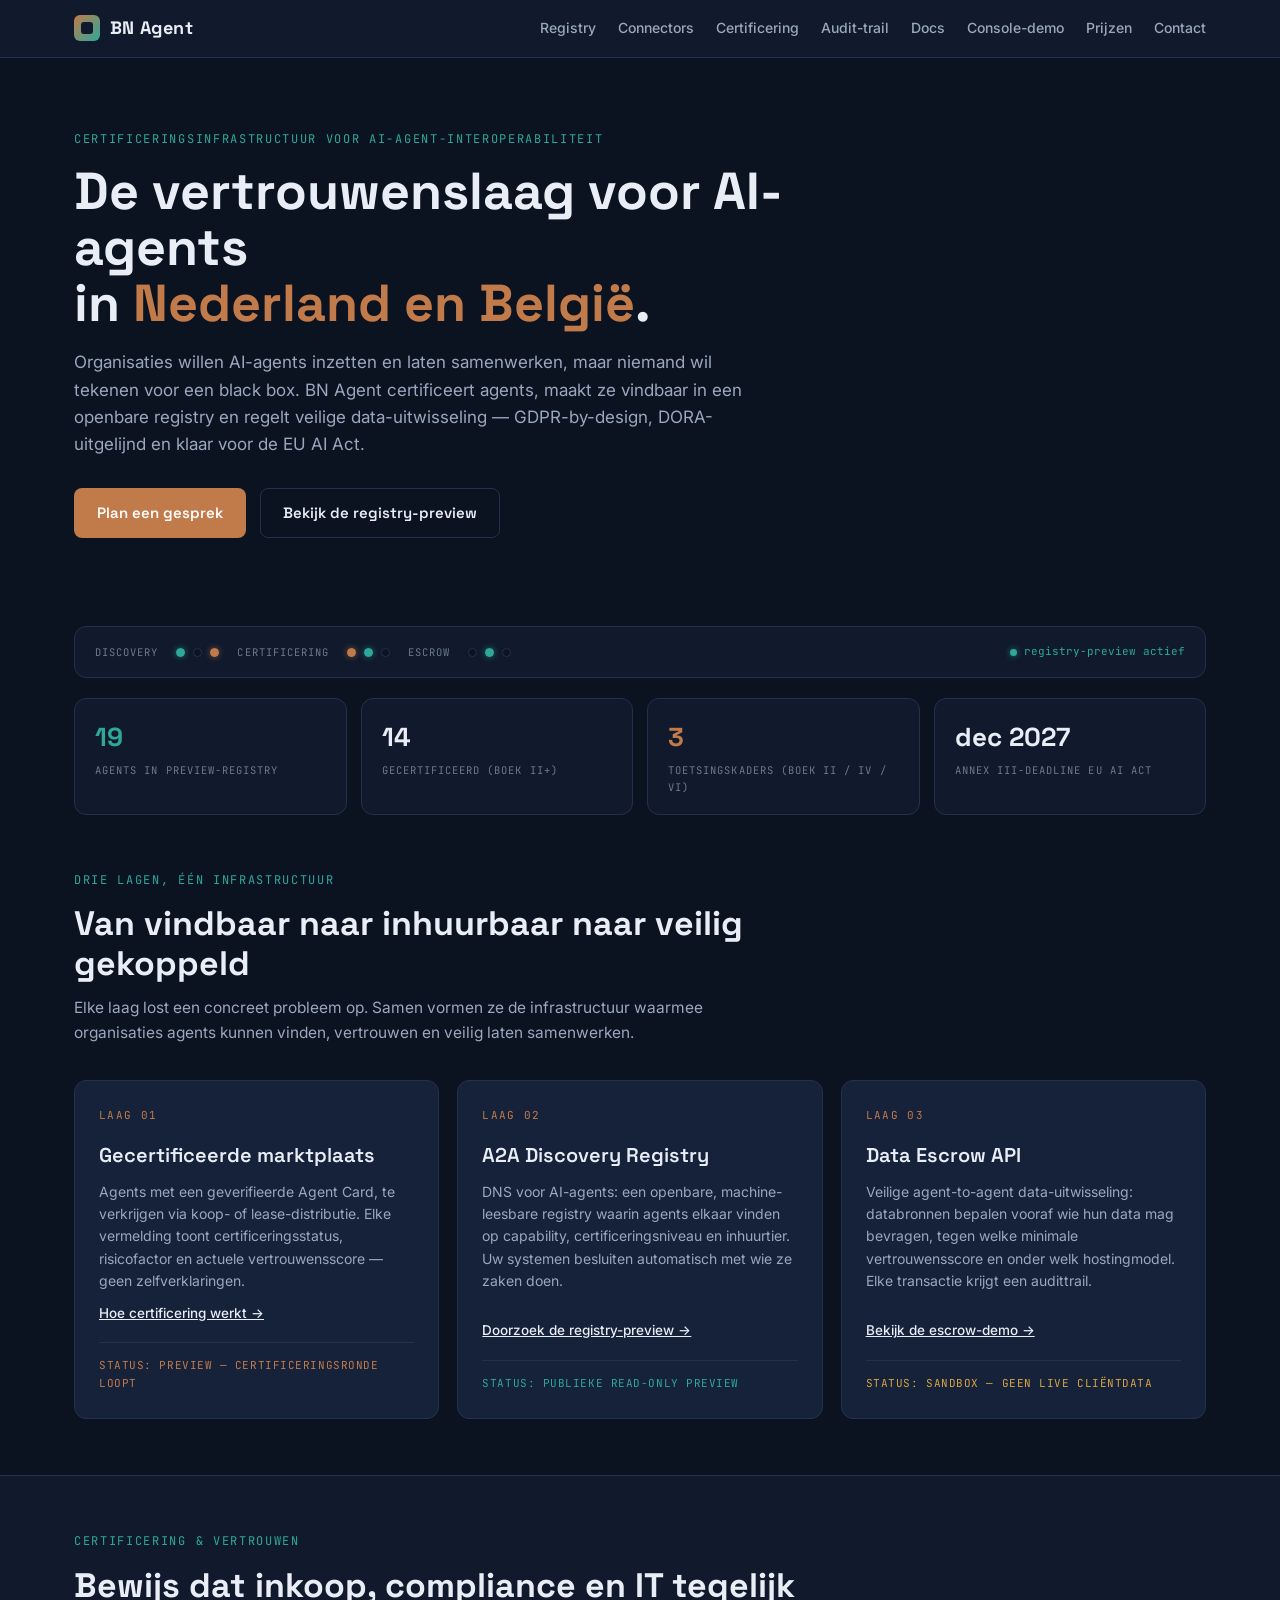
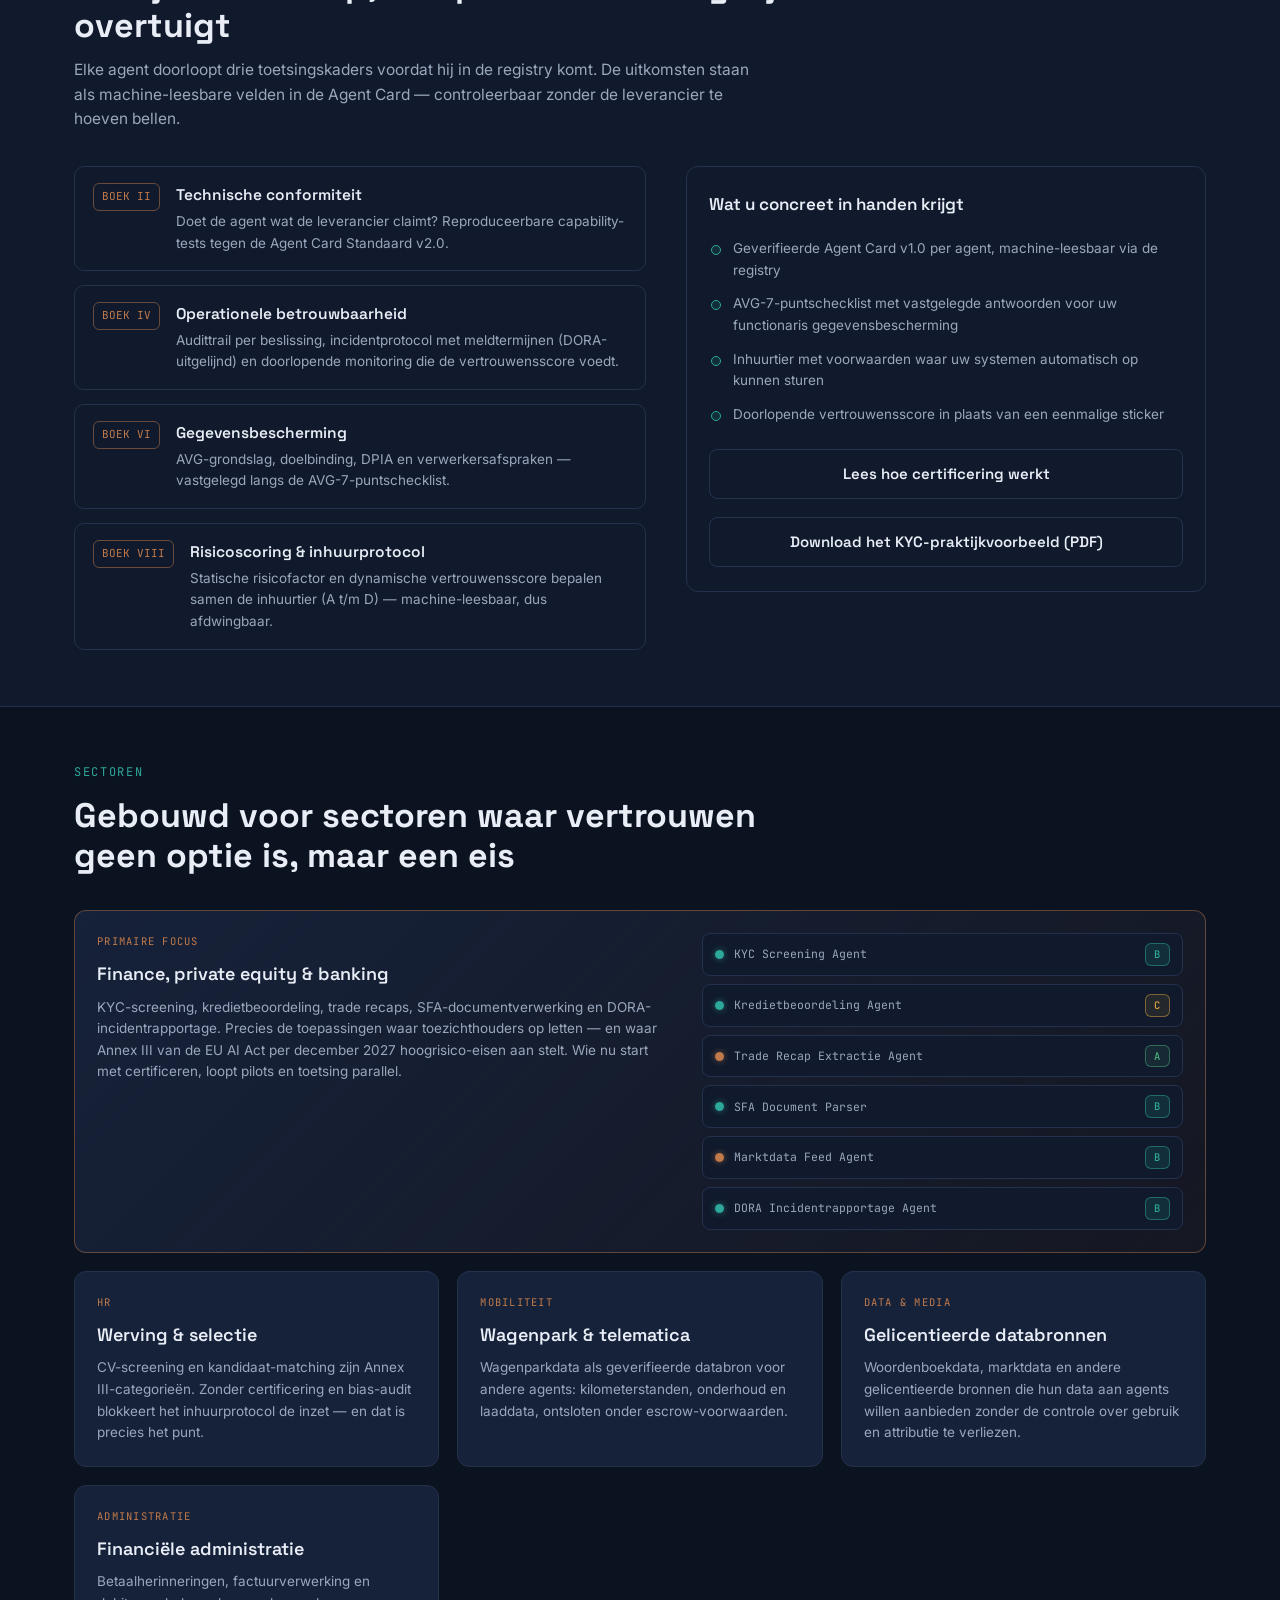
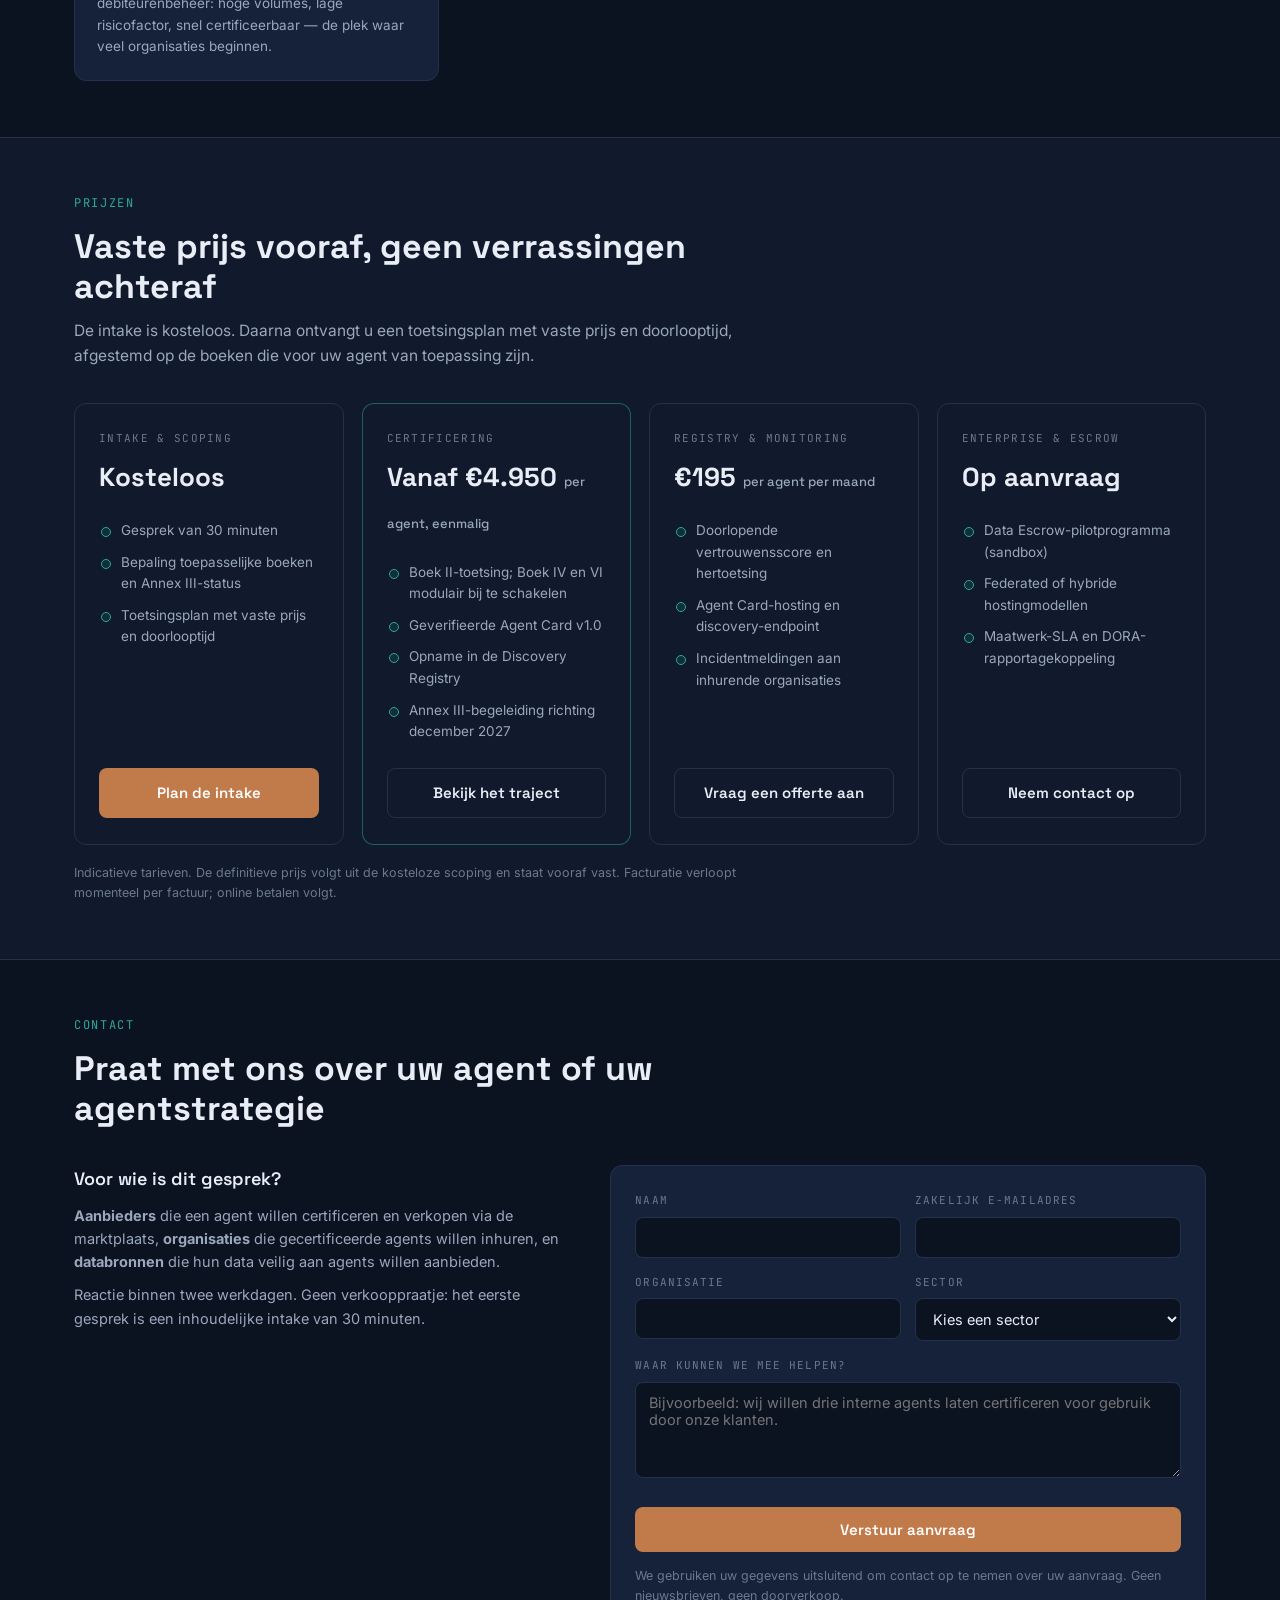
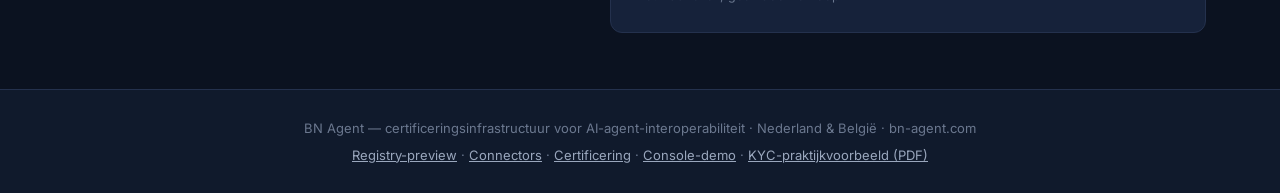
<file: index.html>
<!DOCTYPE html>
<html lang="nl">
<head>
<meta charset="UTF-8">
<meta name="viewport" content="width=device-width, initial-scale=1.0">
<title>BN Agent — certificeringsinfrastructuur voor AI-agents</title>
<meta name="description" content="BN Agent is de vertrouwenslaag voor AI-agents in Nederland en België: gecertificeerde marktplaats, A2A Discovery Registry en Data Escrow API. GDPR-by-design, DORA-uitgelijnd, EU AI Act-conform.">
<meta property="og:title" content="BN Agent — de vertrouwenslaag voor AI-agents">
<meta property="og:description" content="Gecertificeerde agent-marktplaats, Discovery Registry en Data Escrow voor Nederland en België.">
<meta property="og:type" content="website">
<meta property="og:url" content="https://bn-agent.com/">
<link rel="icon" href="data:image/svg+xml,%3Csvg xmlns='http://www.w3.org/2000/svg' viewBox='0 0 32 32'%3E%3Crect width='32' height='32' rx='7' fill='%23c17a4a'/%3E%3Crect x='16' width='16' height='32' rx='7' fill='%232ea89a'/%3E%3Crect x='9' y='9' width='14' height='14' rx='3' fill='%230b1220'/%3E%3C/svg%3E">
<link rel="preconnect" href="https://fonts.googleapis.com">
<link rel="preconnect" href="https://fonts.gstatic.com" crossorigin>
<link href="https://fonts.googleapis.com/css2?family=Space+Grotesk:wght@500;600;700&family=Inter:wght@400;500;600&family=JetBrains+Mono:wght@400;500&display=swap" rel="stylesheet">
<link rel="stylesheet" href="assets/bn-tokens.css">
<style>
  /* ── Hero ───────────────────────────────── */
  .hero { padding: 72px 24px 40px; max-width: 1180px; margin: 0 auto; }
  .hero h1 {
    font-family: var(--font-display); font-size: clamp(32px, 5vw, 52px);
    font-weight: 700; line-height: 1.08; max-width: 800px;
  }
  .hero h1 .accent { color: var(--copper); }
  .hero p.sub {
    color: var(--text-dim); max-width: 680px; margin-top: 18px; font-size: 17px;
  }
  .hero-cta { margin-top: 30px; display: flex; gap: 14px; flex-wrap: wrap; }

  /* ── Patch strip (decor) ────────────────── */
  .patch-strip {
    max-width: 1180px; margin: 48px auto 0; padding: 0 24px;
  }
  .patch-strip-inner {
    background: var(--ink-1); border: 1px solid var(--line); border-radius: 12px;
    padding: 16px 20px; display: flex; align-items: center; gap: 18px; flex-wrap: wrap;
  }
  .patch-group { display: flex; align-items: center; gap: 8px; }
  .patch-label { font-family: var(--font-mono); font-size: 10.5px; letter-spacing: 0.1em; color: var(--text-faint); }
  .patch-strip .spacer { flex: 1; }
  .patch-live {
    font-family: var(--font-mono); font-size: 11px; color: var(--teal);
    display: flex; align-items: center; gap: 7px;
  }
  .patch-live::before {
    content: ""; width: 7px; height: 7px; border-radius: 50%;
    background: var(--teal); box-shadow: 0 0 6px rgba(46,168,154,0.7);
  }

  /* ── Stats ──────────────────────────────── */
  .stats {
    max-width: 1180px; margin: 20px auto 0; padding: 0 24px;
    display: grid; grid-template-columns: repeat(auto-fit, minmax(200px, 1fr)); gap: 14px;
  }
  .stat {
    background: var(--ink-1); border: 1px solid var(--line); border-radius: 12px;
    padding: 18px 20px;
  }
  .stat .num { font-family: var(--font-display); font-size: 26px; font-weight: 700; }
  .stat .num.copper { color: var(--copper); }
  .stat .num.teal { color: var(--teal); }
  .stat .lbl { font-family: var(--font-mono); font-size: 10.5px; letter-spacing: 0.1em; text-transform: uppercase; color: var(--text-faint); margin-top: 4px; }

  /* ── Sections ───────────────────────────── */
  section { padding: 56px 0; }
  section.alt { background: var(--ink-1); border-top: 1px solid var(--line); border-bottom: 1px solid var(--line); }
  h2.section-title {
    font-family: var(--font-display); font-size: clamp(24px, 3vw, 34px);
    font-weight: 700; line-height: 1.18; max-width: 760px;
  }
  p.section-sub { color: var(--text-dim); max-width: 680px; margin-top: 12px; font-size: 15.5px; }

  /* ── Layers ─────────────────────────────── */
  .layer-grid {
    display: grid; grid-template-columns: repeat(auto-fit, minmax(300px, 1fr));
    gap: 18px; margin-top: 34px;
  }
  .layer-card {
    background: var(--ink-2); border: 1px solid var(--line); border-radius: 12px;
    padding: 26px 24px; display: flex; flex-direction: column;
    transition: border-color 0.15s ease, transform 0.15s ease;
  }
  .layer-card:hover { border-color: #35476e; transform: translateY(-2px); }
  .layer-num {
    font-family: var(--font-mono); font-size: 11px; letter-spacing: 0.12em;
    color: var(--copper); margin-bottom: 14px;
  }
  .layer-card h3 { font-family: var(--font-display); font-size: 20px; font-weight: 600; }
  .layer-card p { color: var(--text-dim); font-size: 14px; margin-top: 10px; flex: 1; }
  .layer-card .layer-status {
    margin-top: 18px; padding-top: 14px; border-top: 1px solid var(--line);
    font-family: var(--font-mono); font-size: 11px; letter-spacing: 0.05em;
  }
  .layer-status.live { color: var(--teal); }
  .layer-status.preview { color: var(--copper); }
  .layer-status.pilot { color: var(--amber); }
  .layer-card a.layer-link { color: var(--text); font-size: 13.5px; font-weight: 500; margin-top: 10px; display: inline-block; }

  /* ── Trust section ──────────────────────── */
  .trust-grid {
    display: grid; grid-template-columns: minmax(300px, 1.1fr) minmax(300px, 1fr);
    gap: 40px; margin-top: 34px; align-items: start;
  }
  @media (max-width: 860px) { .trust-grid { grid-template-columns: 1fr; } }
  .trust-books { display: flex; flex-direction: column; gap: 14px; }
  .trust-book {
    background: var(--ink-1); border: 1px solid var(--line); border-radius: 10px;
    padding: 16px 18px; display: flex; gap: 16px; align-items: flex-start;
  }
  .trust-book .book-id {
    font-family: var(--font-mono); font-size: 11px; color: var(--copper);
    border: 1px solid rgba(193,122,74,0.5); border-radius: 6px;
    padding: 4px 8px; flex-shrink: 0; white-space: nowrap;
  }
  .trust-book h4 { font-family: var(--font-display); font-size: 15.5px; font-weight: 600; }
  .trust-book p { color: var(--text-dim); font-size: 13.5px; margin-top: 3px; }
  .trust-side {
    background: var(--ink-1); border: 1px solid var(--line); border-radius: 12px; padding: 24px 22px;
  }
  .trust-side h3 { font-family: var(--font-display); font-size: 17px; font-weight: 600; }
  .trust-side ul { list-style: none; margin-top: 14px; }
  .trust-side li {
    font-size: 13.5px; color: var(--text-dim); padding: 6px 0 6px 24px; position: relative;
  }
  .trust-side li::before {
    content: ""; position: absolute; left: 2px; top: 13px;
    width: 8px; height: 8px; border-radius: 50%;
    border: 1.5px solid var(--teal); background: var(--teal-soft);
  }
  .trust-side .btn { margin-top: 18px; width: 100%; text-align: center; }

  /* ── Sectors ────────────────────────────── */
  .sector-grid {
    display: grid; grid-template-columns: repeat(auto-fit, minmax(280px, 1fr));
    gap: 18px; margin-top: 34px;
  }
  .sector-card {
    background: var(--ink-2); border: 1px solid var(--line); border-radius: 12px;
    padding: 22px 22px;
  }
  .sector-card.featured {
    grid-column: 1 / -1; border-color: rgba(193,122,74,0.45);
    background: linear-gradient(135deg, var(--ink-2), rgba(193,122,74,0.06));
    display: grid; grid-template-columns: minmax(260px, 1.2fr) minmax(240px, 1fr); gap: 28px;
  }
  @media (max-width: 760px) { .sector-card.featured { grid-template-columns: 1fr; } }
  .sector-tag {
    font-family: var(--font-mono); font-size: 10.5px; letter-spacing: 0.12em;
    text-transform: uppercase; color: var(--copper); margin-bottom: 10px;
  }
  .sector-card h3 { font-family: var(--font-display); font-size: 18px; font-weight: 600; }
  .sector-card p { color: var(--text-dim); font-size: 13.5px; margin-top: 8px; }
  .sector-agents { display: flex; flex-direction: column; gap: 8px; }
  .sector-agent {
    display: flex; align-items: center; gap: 10px;
    background: var(--ink-1); border: 1px solid var(--line); border-radius: 8px;
    padding: 9px 12px; font-family: var(--font-mono); font-size: 11.5px; color: var(--text-dim);
    text-decoration: none;
  }
  .sector-agent:hover { border-color: var(--teal); }
  .sector-agent .tier-chip { margin-left: auto; font-size: 10.5px; padding: 2px 8px; }

  /* ── Pricing ────────────────────────────── */
  .price-grid {
    display: grid; grid-template-columns: repeat(auto-fit, minmax(250px, 1fr));
    gap: 18px; margin-top: 34px;
  }
  .price-card {
    background: var(--ink-1); border: 1px solid var(--line); border-radius: 12px;
    padding: 26px 24px; display: flex; flex-direction: column;
  }
  .price-card.highlight { border-color: rgba(46,168,154,0.5); }
  .price-name { font-family: var(--font-mono); font-size: 11px; letter-spacing: 0.12em; text-transform: uppercase; color: var(--text-faint); }
  .price-amount { font-family: var(--font-display); font-size: 26px; font-weight: 700; margin-top: 10px; }
  .price-amount .per { font-size: 13px; font-weight: 500; color: var(--text-dim); }
  .price-card ul { list-style: none; margin-top: 16px; flex: 1; }
  .price-card li {
    font-size: 13.5px; color: var(--text-dim); padding: 5px 0 5px 22px; position: relative;
  }
  .price-card li::before {
    content: ""; position: absolute; left: 2px; top: 12px;
    width: 8px; height: 8px; border-radius: 50%;
    border: 1.5px solid var(--teal); background: var(--teal-soft);
  }
  .price-card .btn { margin-top: 20px; text-align: center; }
  .price-note { margin-top: 18px; font-size: 12.5px; color: var(--text-faint); max-width: 680px; }

  /* ── Lead form ──────────────────────────── */
  .contact-grid {
    display: grid; grid-template-columns: minmax(280px, 1fr) minmax(320px, 1.2fr);
    gap: 40px; margin-top: 36px;
  }
  @media (max-width: 820px) { .contact-grid { grid-template-columns: 1fr; } }
  .contact-info h3 { font-family: var(--font-display); font-size: 18px; font-weight: 600; }
  .contact-info p { color: var(--text-dim); font-size: 14.5px; margin-top: 10px; }
  form.lead-form {
    background: var(--ink-2); border: 1px solid var(--line); border-radius: 12px;
    padding: 26px 24px;
  }
  .field { margin-bottom: 16px; }
  .field label {
    display: block; font-family: var(--font-mono); font-size: 11px;
    letter-spacing: 0.1em; text-transform: uppercase; color: var(--text-faint);
    margin-bottom: 7px;
  }
  .field input, .field select, .field textarea {
    width: 100%; background: var(--ink-0); border: 1px solid var(--line);
    border-radius: 8px; color: var(--text); padding: 11px 13px;
    font-family: var(--font-body); font-size: 14.5px; outline: none;
  }
  .field input:focus, .field select:focus, .field textarea:focus { border-color: var(--teal); }
  .field textarea { resize: vertical; min-height: 96px; }
  .field-row { display: grid; grid-template-columns: 1fr 1fr; gap: 14px; }
  @media (max-width: 560px) { .field-row { grid-template-columns: 1fr; } }
  .hp-field { position: absolute; left: -9999px; opacity: 0; height: 0; overflow: hidden; }
  .form-note { font-size: 12.5px; color: var(--text-faint); margin-top: 14px; }
  .form-status { margin-top: 16px; padding: 12px 14px; border-radius: 8px; font-size: 14px; display: none; }
  .form-status.ok { display: block; color: var(--green); border: 1px solid rgba(76,175,125,0.5); background: rgba(76,175,125,0.08); }
  .form-status.err { display: block; color: var(--red); border: 1px solid rgba(198,91,91,0.5); background: rgba(198,91,91,0.08); }
  button[type="submit"] { width: 100%; margin-top: 6px; }
  button[type="submit"]:disabled { opacity: 0.6; cursor: wait; }
</style>
</head>
<body>

<header class="site-header">
  <div class="site-header-inner">
    <a class="brand" href="index.html"><span class="brand-mark"></span>BN Agent</a>
    <nav class="site-nav">
      <a href="bn-agent-registry-preview.html">Registry</a>
      <a href="bn-agent-connectors.html">Connectors</a>
      <a href="bn-agent-certificering.html">Certificering</a>
      <a href="bn-agent-audit-trail.html">Audit-trail</a>
      <a href="bn-agent-docs.html">Docs</a>
      <a href="bn-agent-console.html">Console-demo</a>
      <a href="#prijzen">Prijzen</a>
      <a href="#contact">Contact</a>
    </nav>
  </div>
</header>

<section class="hero">
  <div class="kicker">Certificeringsinfrastructuur voor AI-agent-interoperabiliteit</div>
  <h1>De vertrouwenslaag voor AI-agents<br>in <span class="accent">Nederland en Belgi&euml;</span>.</h1>
  <p class="sub">Organisaties willen AI-agents inzetten en laten samenwerken, maar niemand wil tekenen voor een black box. BN Agent certificeert agents, maakt ze vindbaar in een openbare registry en regelt veilige data-uitwisseling &mdash; GDPR-by-design, DORA-uitgelijnd en klaar voor de EU AI Act.</p>
  <div class="hero-cta">
    <a class="btn btn-primary" href="#contact">Plan een gesprek</a>
    <a class="btn btn-ghost" href="bn-agent-registry-preview.html">Bekijk de registry-preview</a>
  </div>
</section>

<div class="patch-strip">
  <div class="patch-strip-inner">
    <span class="patch-label">DISCOVERY</span>
    <span class="patch-group jack-ports">
      <span class="jack-port lit-teal" style="border-color:var(--teal);background:var(--teal);box-shadow:0 0 6px rgba(46,168,154,0.6);"></span>
      <span class="jack-port"></span>
      <span class="jack-port lit-koop"></span>
    </span>
    <span class="patch-label">CERTIFICERING</span>
    <span class="patch-group jack-ports">
      <span class="jack-port lit-koop"></span>
      <span class="jack-port lit-lease"></span>
      <span class="jack-port"></span>
    </span>
    <span class="patch-label">ESCROW</span>
    <span class="patch-group jack-ports">
      <span class="jack-port"></span>
      <span class="jack-port lit-lease"></span>
      <span class="jack-port"></span>
    </span>
    <span class="spacer"></span>
    <span class="patch-live" id="patch-live">registry-preview actief</span>
  </div>
</div>

<div class="stats">
  <div class="stat"><div class="num teal" id="stat-agents">10</div><div class="lbl">agents in preview-registry</div></div>
  <div class="stat"><div class="num" id="stat-cert">8</div><div class="lbl">gecertificeerd (Boek II+)</div></div>
  <div class="stat"><div class="num copper">3</div><div class="lbl">toetsingskaders (Boek II / IV / VI)</div></div>
  <div class="stat"><div class="num">dec 2027</div><div class="lbl">Annex III-deadline EU AI Act</div></div>
</div>

<section id="lagen">
  <div class="wrap">
    <div class="kicker">Drie lagen, &eacute;&eacute;n infrastructuur</div>
    <h2 class="section-title">Van vindbaar naar inhuurbaar naar veilig gekoppeld</h2>
    <p class="section-sub">Elke laag lost een concreet probleem op. Samen vormen ze de infrastructuur waarmee organisaties agents kunnen vinden, vertrouwen en veilig laten samenwerken.</p>
    <div class="layer-grid">
      <div class="layer-card">
        <div class="layer-num">LAAG 01</div>
        <h3>Gecertificeerde marktplaats</h3>
        <p>Agents met een geverifieerde Agent Card, te verkrijgen via koop- of lease-distributie. Elke vermelding toont certificeringsstatus, risicofactor en actuele vertrouwensscore &mdash; geen zelfverklaringen.</p>
        <a class="layer-link" href="bn-agent-certificering.html">Hoe certificering werkt &rarr;</a>
        <div class="layer-status preview">STATUS: PREVIEW &mdash; CERTIFICERINGSRONDE LOOPT</div>
      </div>
      <div class="layer-card">
        <div class="layer-num">LAAG 02</div>
        <h3>A2A Discovery Registry</h3>
        <p>DNS voor AI-agents: een openbare, machine-leesbare registry waarin agents elkaar vinden op capability, certificeringsniveau en inhuurtier. Uw systemen besluiten automatisch met wie ze zaken doen.</p>
        <a class="layer-link" href="bn-agent-registry-preview.html">Doorzoek de registry-preview &rarr;</a>
        <div class="layer-status live">STATUS: PUBLIEKE READ-ONLY PREVIEW</div>
      </div>
      <div class="layer-card">
        <div class="layer-num">LAAG 03</div>
        <h3>Data Escrow API</h3>
        <p>Veilige agent-to-agent data-uitwisseling: databronnen bepalen vooraf wie hun data mag bevragen, tegen welke minimale vertrouwensscore en onder welk hostingmodel. Elke transactie krijgt een audittrail.</p>
        <a class="layer-link" href="bn-agent-console.html#/escrow">Bekijk de escrow-demo &rarr;</a>
        <div class="layer-status pilot">STATUS: SANDBOX &mdash; GEEN LIVE CLI&Euml;NTDATA</div>
      </div>
    </div>
  </div>
</section>

<section class="alt" id="vertrouwen">
  <div class="wrap">
    <div class="kicker">Certificering &amp; vertrouwen</div>
    <h2 class="section-title">Bewijs dat inkoop, compliance en IT tegelijk overtuigt</h2>
    <p class="section-sub">Elke agent doorloopt drie toetsingskaders voordat hij in de registry komt. De uitkomsten staan als machine-leesbare velden in de Agent Card &mdash; controleerbaar zonder de leverancier te hoeven bellen.</p>
    <div class="trust-grid">
      <div class="trust-books">
        <div class="trust-book">
          <span class="book-id">BOEK II</span>
          <div>
            <h4>Technische conformiteit</h4>
            <p>Doet de agent wat de leverancier claimt? Reproduceerbare capability-tests tegen de Agent Card Standaard v2.0.</p>
          </div>
        </div>
        <div class="trust-book">
          <span class="book-id">BOEK IV</span>
          <div>
            <h4>Operationele betrouwbaarheid</h4>
            <p>Audittrail per beslissing, incidentprotocol met meldtermijnen (DORA-uitgelijnd) en doorlopende monitoring die de vertrouwensscore voedt.</p>
          </div>
        </div>
        <div class="trust-book">
          <span class="book-id">BOEK VI</span>
          <div>
            <h4>Gegevensbescherming</h4>
            <p>AVG-grondslag, doelbinding, DPIA en verwerkersafspraken &mdash; vastgelegd langs de AVG-7-puntschecklist.</p>
          </div>
        </div>
        <div class="trust-book">
          <span class="book-id">BOEK VIII</span>
          <div>
            <h4>Risicoscoring &amp; inhuurprotocol</h4>
            <p>Statische risicofactor en dynamische vertrouwensscore bepalen samen de inhuurtier (A t/m D) &mdash; machine-leesbaar, dus afdwingbaar.</p>
          </div>
        </div>
      </div>
      <div class="trust-side">
        <h3>Wat u concreet in handen krijgt</h3>
        <ul>
          <li>Geverifieerde Agent Card v1.0 per agent, machine-leesbaar via de registry</li>
          <li>AVG-7-puntschecklist met vastgelegde antwoorden voor uw functionaris gegevensbescherming</li>
          <li>Inhuurtier met voorwaarden waar uw systemen automatisch op kunnen sturen</li>
          <li>Doorlopende vertrouwensscore in plaats van een eenmalige sticker</li>
        </ul>
        <a class="btn btn-ghost" href="bn-agent-certificering.html">Lees hoe certificering werkt</a>
        <a class="btn btn-ghost" href="bn-agent-kyc-onepager.pdf" download>Download het KYC-praktijkvoorbeeld (PDF)</a>
      </div>
    </div>
  </div>
</section>

<section id="sectoren">
  <div class="wrap">
    <div class="kicker">Sectoren</div>
    <h2 class="section-title">Gebouwd voor sectoren waar vertrouwen geen optie is, maar een eis</h2>
    <div class="sector-grid">
      <div class="sector-card featured">
        <div>
          <div class="sector-tag">Primaire focus</div>
          <h3>Finance, private equity &amp; banking</h3>
          <p>KYC-screening, kredietbeoordeling, trade recaps, SFA-documentverwerking en DORA-incidentrapportage. Precies de toepassingen waar toezichthouders op letten &mdash; en waar Annex III van de EU AI Act per december 2027 hoogrisico-eisen aan stelt. Wie nu start met certificeren, loopt pilots en toetsing parallel.</p>
        </div>
        <div class="sector-agents" id="finance-agents"></div>
      </div>
      <div class="sector-card">
        <div class="sector-tag">HR</div>
        <h3>Werving &amp; selectie</h3>
        <p>CV-screening en kandidaat-matching zijn Annex III-categorie&euml;n. Zonder certificering en bias-audit blokkeert het inhuurprotocol de inzet &mdash; en dat is precies het punt.</p>
      </div>
      <div class="sector-card">
        <div class="sector-tag">Mobiliteit</div>
        <h3>Wagenpark &amp; telematica</h3>
        <p>Wagenparkdata als geverifieerde databron voor andere agents: kilometerstanden, onderhoud en laaddata, ontsloten onder escrow-voorwaarden.</p>
      </div>
      <div class="sector-card">
        <div class="sector-tag">Data &amp; media</div>
        <h3>Gelicentieerde databronnen</h3>
        <p>Woordenboekdata, marktdata en andere gelicentieerde bronnen die hun data aan agents willen aanbieden zonder de controle over gebruik en attributie te verliezen.</p>
      </div>
      <div class="sector-card">
        <div class="sector-tag">Administratie</div>
        <h3>Financi&euml;le administratie</h3>
        <p>Betaalherinneringen, factuurverwerking en debiteurenbeheer: hoge volumes, lage risicofactor, snel certificeerbaar &mdash; de plek waar veel organisaties beginnen.</p>
      </div>
    </div>
  </div>
</section>

<section class="alt" id="prijzen">
  <div class="wrap">
    <div class="kicker">Prijzen</div>
    <h2 class="section-title">Vaste prijs vooraf, geen verrassingen achteraf</h2>
    <p class="section-sub">De intake is kosteloos. Daarna ontvangt u een toetsingsplan met vaste prijs en doorlooptijd, afgestemd op de boeken die voor uw agent van toepassing zijn.</p>
    <div class="price-grid">
      <div class="price-card">
        <div class="price-name">Intake &amp; scoping</div>
        <div class="price-amount">Kosteloos</div>
        <ul>
          <li>Gesprek van 30 minuten</li>
          <li>Bepaling toepasselijke boeken en Annex III-status</li>
          <li>Toetsingsplan met vaste prijs en doorlooptijd</li>
        </ul>
        <a class="btn btn-primary" href="#contact">Plan de intake</a>
      </div>
      <div class="price-card highlight">
        <div class="price-name">Certificering</div>
        <div class="price-amount">Vanaf &euro;4.950 <span class="per">per agent, eenmalig</span></div>
        <ul>
          <li>Boek II-toetsing; Boek IV en VI modulair bij te schakelen</li>
          <li>Geverifieerde Agent Card v1.0</li>
          <li>Opname in de Discovery Registry</li>
          <li>Annex III-begeleiding richting december 2027</li>
        </ul>
        <a class="btn btn-ghost" href="bn-agent-certificering.html">Bekijk het traject</a>
      </div>
      <div class="price-card">
        <div class="price-name">Registry &amp; monitoring</div>
        <div class="price-amount">&euro;195 <span class="per">per agent per maand</span></div>
        <ul>
          <li>Doorlopende vertrouwensscore en hertoetsing</li>
          <li>Agent Card-hosting en discovery-endpoint</li>
          <li>Incidentmeldingen aan inhurende organisaties</li>
        </ul>
        <a class="btn btn-ghost" href="#contact">Vraag een offerte aan</a>
      </div>
      <div class="price-card">
        <div class="price-name">Enterprise &amp; escrow</div>
        <div class="price-amount">Op aanvraag</div>
        <ul>
          <li>Data Escrow-pilotprogramma (sandbox)</li>
          <li>Federated of hybride hostingmodellen</li>
          <li>Maatwerk-SLA en DORA-rapportagekoppeling</li>
        </ul>
        <a class="btn btn-ghost" href="#contact">Neem contact op</a>
      </div>
    </div>
    <p class="price-note">Indicatieve tarieven. De definitieve prijs volgt uit de kosteloze scoping en staat vooraf vast. Facturatie verloopt momenteel per factuur; online betalen volgt.</p>
  </div>
</section>

<section id="contact">
  <div class="wrap">
    <div class="kicker">Contact</div>
    <h2 class="section-title">Praat met ons over uw agent of uw agentstrategie</h2>
    <div class="contact-grid">
      <div class="contact-info">
        <h3>Voor wie is dit gesprek?</h3>
        <p><strong>Aanbieders</strong> die een agent willen certificeren en verkopen via de marktplaats, <strong>organisaties</strong> die gecertificeerde agents willen inhuren, en <strong>databronnen</strong> die hun data veilig aan agents willen aanbieden.</p>
        <p>Reactie binnen twee werkdagen. Geen verkooppraatje: het eerste gesprek is een inhoudelijke intake van 30 minuten.</p>
      </div>
      <form class="lead-form" id="lead-form" data-source="homepage" novalidate>
        <div class="field-row">
          <div class="field">
            <label for="lead-name">Naam</label>
            <input type="text" id="lead-name" name="name" required maxlength="200" autocomplete="name">
          </div>
          <div class="field">
            <label for="lead-email">Zakelijk e-mailadres</label>
            <input type="email" id="lead-email" name="email" required maxlength="320" autocomplete="email">
          </div>
        </div>
        <div class="field-row">
          <div class="field">
            <label for="lead-org">Organisatie</label>
            <input type="text" id="lead-org" name="organization" maxlength="200" autocomplete="organization">
          </div>
          <div class="field">
            <label for="lead-sector">Sector</label>
            <select id="lead-sector" name="sector" required>
              <option value="" disabled selected>Kies een sector</option>
              <option value="finance">Finance</option>
              <option value="private-equity-banking">Private equity &amp; banking</option>
              <option value="hr">HR</option>
              <option value="mobiliteit">Mobiliteit</option>
              <option value="data-media">Data &amp; media</option>
              <option value="administratie">Administratie</option>
              <option value="overig">Overig</option>
            </select>
          </div>
        </div>
        <div class="field">
          <label for="lead-message">Waar kunnen we mee helpen?</label>
          <textarea id="lead-message" name="message" maxlength="4000" placeholder="Bijvoorbeeld: wij willen drie interne agents laten certificeren voor gebruik door onze klanten."></textarea>
        </div>
        <div class="hp-field" aria-hidden="true">
          <label for="lead-website">Website</label>
          <input type="text" id="lead-website" name="website" tabindex="-1" autocomplete="off">
        </div>
        <button type="submit" class="btn btn-primary">Verstuur aanvraag</button>
        <div class="form-status" role="status"></div>
        <p class="form-note">We gebruiken uw gegevens uitsluitend om contact op te nemen over uw aanvraag. Geen nieuwsbrieven, geen doorverkoop.</p>
      </form>
    </div>
  </div>
</section>

<footer class="site-footer">
  <p>BN Agent &mdash; certificeringsinfrastructuur voor AI-agent-interoperabiliteit &middot; Nederland &amp; Belgi&euml; &middot; bn-agent.com</p>
  <p style="margin-top:6px;">
    <a href="bn-agent-registry-preview.html">Registry-preview</a> &middot;
    <a href="bn-agent-connectors.html">Connectors</a> &middot;
    <a href="bn-agent-certificering.html">Certificering</a> &middot;
    <a href="bn-agent-console.html">Console-demo</a> &middot;
    <a href="bn-agent-kyc-onepager.pdf" download>KYC-praktijkvoorbeeld (PDF)</a>
  </p>
</footer>

<script src="assets/agents-data.js"></script>
<script src="assets/lead-form.js"></script>
<script>
// Live counts from the shared dataset, so the homepage never drifts from the registry.
const agents = window.BN_AGENTS;
document.getElementById("stat-agents").textContent = agents.length;
document.getElementById("stat-cert").textContent =
  agents.filter(a => a.certification.status === "gecertificeerd").length;

// Finance agents in the featured sector card.
const financeAgents = agents.filter(a => a.sector === "Finance").slice(0, 6);
document.getElementById("finance-agents").innerHTML = financeAgents.map(a => `
  <a class="sector-agent" href="bn-agent-registry-preview.html">
    <span class="jack-port ${a.distribution === "koop" ? "lit-koop" : "lit-lease"}" style="flex-shrink:0;"></span>
    ${a.name}
    <span class="tier-chip tier-${a.hireTier}">${a.hireTier}</span>
  </a>`).join("");
</script>
</body>
</html>
</file>
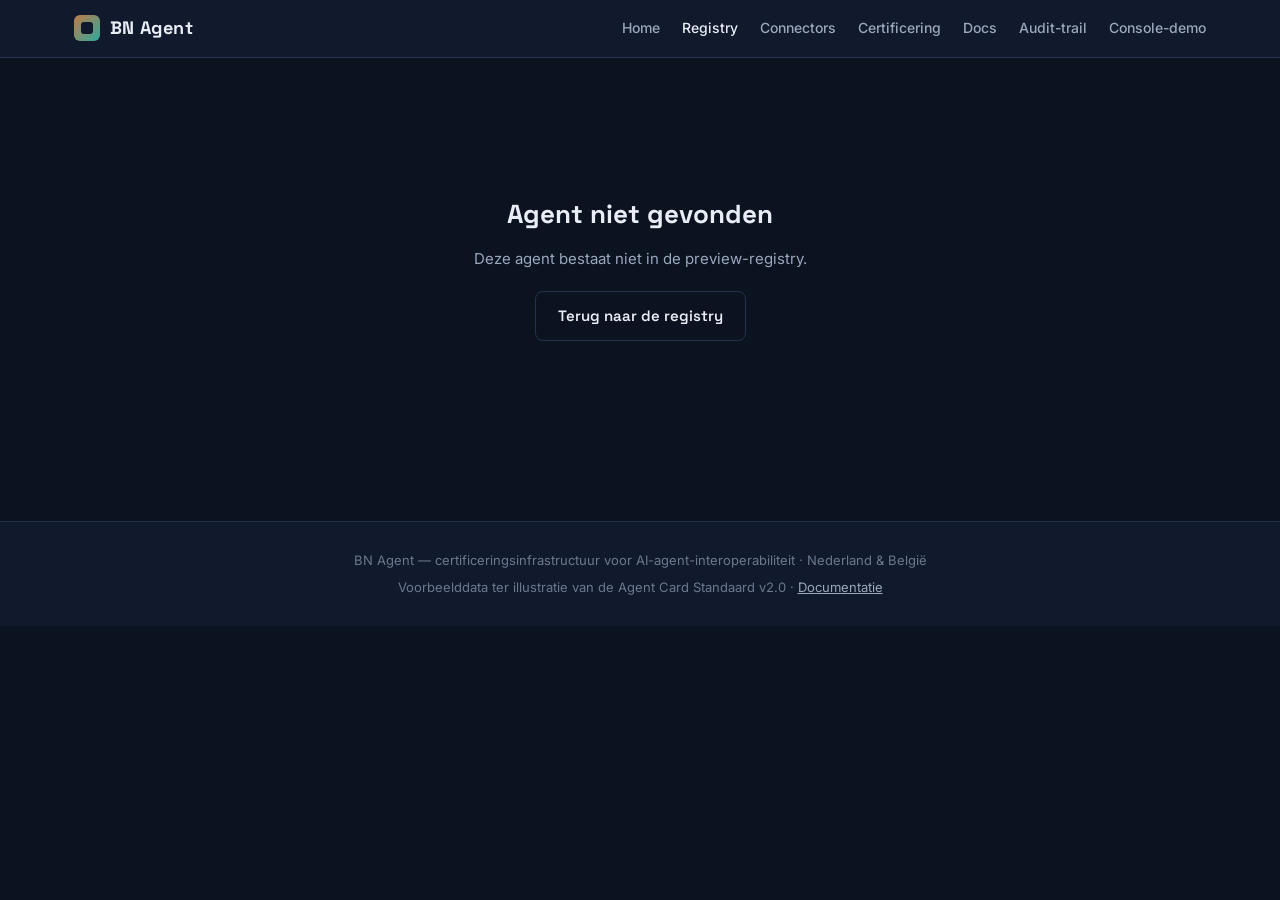
<file: bn-agent-agent-detail.html>
<!DOCTYPE html>
<html lang="nl">
<head>
<meta charset="UTF-8">
<meta name="viewport" content="width=device-width, initial-scale=1.0">
<title>Agent Card | BN Agent</title>
<meta name="description" content="Volledige Agent Card volgens de BN Agent Agent Card Standaard v2.0: identiteit, risico-barometer, functionele specificaties, architectuur, guardrails, compliance, connectors, integriteit, Boek VIII-scores, AVG-velden en escrow-voorwaarden.">
<link rel="icon" href="data:image/svg+xml,%3Csvg xmlns='http://www.w3.org/2000/svg' viewBox='0 0 32 32'%3E%3Crect width='32' height='32' rx='7' fill='%23c17a4a'/%3E%3Crect x='16' width='16' height='32' rx='7' fill='%232ea89a'/%3E%3Crect x='9' y='9' width='14' height='14' rx='3' fill='%230b1220'/%3E%3C/svg%3E">
<link rel="preconnect" href="https://fonts.googleapis.com">
<link rel="preconnect" href="https://fonts.gstatic.com" crossorigin>
<link href="https://fonts.googleapis.com/css2?family=Space+Grotesk:wght@500;600;700&family=Inter:wght@400;500;600&family=JetBrains+Mono:wght@400;500&display=swap" rel="stylesheet">
<link rel="stylesheet" href="assets/bn-tokens.css">
<style>
  .page { max-width: 1080px; margin: 0 auto; padding: 36px 24px 80px; }
  .crumb {
    font-family: var(--font-mono); font-size: 12px; color: var(--text-faint);
  }
  .crumb a { color: var(--text-dim); text-decoration: none; }
  .crumb a:hover { color: var(--text); }

  .card-header {
    margin-top: 22px; background: var(--ink-1); border: 1px solid var(--line);
    border-radius: 14px; overflow: hidden;
  }
  .card-jack {
    display: flex; align-items: center; gap: 10px;
    padding: 13px 22px; background: var(--ink-2); border-bottom: 1px solid var(--line);
    font-family: var(--font-mono); font-size: 12px; color: var(--text-faint);
  }
  .card-jack .jack-id { margin-left: auto; letter-spacing: 0.04em; }
  .card-header-body { padding: 26px 22px; display: flex; gap: 20px; flex-wrap: wrap; align-items: flex-start; }
  .card-header-body h1 { font-family: var(--font-display); font-size: clamp(24px, 3.4vw, 34px); font-weight: 700; line-height: 1.15; }
  .card-header-body .provider { color: var(--text-dim); margin-top: 6px; font-size: 15px; }
  .card-header-body .desc { color: var(--text-dim); margin-top: 14px; max-width: 640px; font-size: 14.5px; }
  .header-side { margin-left: auto; display: flex; flex-direction: column; gap: 10px; align-items: flex-end; }
  .tier-big {
    font-family: var(--font-mono); font-size: 15px; font-weight: 500;
    padding: 8px 16px; border-radius: 8px; border: 1px solid; letter-spacing: 0.05em;
  }
  .tier-meaning { font-size: 12.5px; color: var(--text-dim); text-align: right; }
  .badge-row { display: flex; flex-wrap: wrap; gap: 6px; margin-top: 14px; }

  .section-grid { display: grid; grid-template-columns: 1fr 1fr; gap: 18px; margin-top: 18px; }
  @media (max-width: 820px) { .section-grid { grid-template-columns: 1fr; } }
  .panel {
    background: var(--ink-1); border: 1px solid var(--line); border-radius: 12px; overflow: hidden;
  }
  .panel.full { grid-column: 1 / -1; }
  .panel-head {
    padding: 12px 18px; border-bottom: 1px solid var(--line); background: var(--ink-2);
    font-family: var(--font-mono); font-size: 11px; letter-spacing: 0.1em;
    text-transform: uppercase; color: var(--text-faint);
    display: flex; align-items: center; gap: 10px;
  }
  .panel-body { padding: 18px; }

  .kv { display: grid; grid-template-columns: minmax(140px, 38%) 1fr; gap: 0; }
  .kv > div { padding: 9px 0; border-bottom: 1px solid var(--line); font-size: 13.5px; }
  .kv > div:nth-last-child(-n+2) { border-bottom: none; }
  .kv .k { font-family: var(--font-mono); font-size: 11.5px; color: var(--text-faint); letter-spacing: 0.03em; padding-right: 12px; }
  .kv .v { color: var(--text); }
  .kv .v.dim { color: var(--text-dim); }

  table.risk { width: 100%; border-collapse: collapse; }
  table.risk th {
    font-family: var(--font-mono); font-size: 10px; letter-spacing: 0.1em;
    text-transform: uppercase; color: var(--text-faint); text-align: left;
    padding: 8px 0; border-bottom: 1px solid var(--line);
  }
  table.risk th.num, table.risk td.num { text-align: right; font-family: var(--font-mono); font-size: 12.5px; }
  table.risk td { padding: 9px 0; border-bottom: 1px solid var(--line); font-size: 13px; color: var(--text-dim); }
  table.risk td:first-child { color: var(--text); font-weight: 500; padding-right: 10px; }
  table.risk td .sub { display: block; font-size: 11.5px; color: var(--text-faint); font-weight: 400; margin-top: 2px; }
  table.risk tr.total td { border-bottom: none; font-weight: 600; color: var(--text); font-family: var(--font-display); }

  .score-block { margin-top: 16px; }
  .score-label {
    font-family: var(--font-mono); font-size: 10.5px; letter-spacing: 0.1em;
    text-transform: uppercase; color: var(--text-faint); margin-bottom: 6px;
    display: flex; justify-content: space-between;
  }
  .bar-track { height: 8px; border-radius: 4px; background: var(--ink-0); border: 1px solid var(--line); overflow: hidden; }
  .bar-fill { height: 100%; border-radius: 4px; }

  .metric-grid { display: grid; grid-template-columns: repeat(auto-fit, minmax(120px, 1fr)); gap: 10px; }
  .metric {
    background: var(--ink-2); border: 1px solid var(--line); border-radius: 8px; padding: 12px;
  }
  .metric .m-val { font-family: var(--font-display); font-size: 18px; font-weight: 700; color: var(--teal); }
  .metric .m-lbl { font-family: var(--font-mono); font-size: 9.5px; letter-spacing: 0.08em; text-transform: uppercase; color: var(--text-faint); margin-top: 3px; }

  .tier-derivation {
    background: var(--ink-2); border: 1px solid var(--line); border-radius: 10px;
    padding: 14px 16px; margin-top: 16px; font-size: 13.5px; color: var(--text-dim);
  }
  .tier-derivation strong { color: var(--text); }

  pre.json {
    background: var(--ink-0); border: 1px solid var(--line); border-radius: 10px;
    padding: 18px; overflow-x: auto; font-family: var(--font-mono);
    font-size: 12px; line-height: 1.6; color: var(--text-dim); max-height: 480px;
  }
  pre.json .str { color: var(--teal); }
  pre.json .key { color: var(--text); }
  pre.json .num-tok { color: var(--copper); }
  pre.json .bool { color: var(--amber); }

  .not-found { text-align: center; padding: 100px 24px; color: var(--text-dim); }
  .not-found h1 { font-family: var(--font-display); font-size: 26px; color: var(--text); margin-bottom: 12px; }

  /* ── Risico-barometer (1-5) ─────────────── */
  .barometer { display: flex; gap: 4px; align-items: center; }
  .barometer .seg {
    width: 26px; height: 10px; border-radius: 3px;
    background: var(--ink-2); border: 1px solid var(--line);
  }
  .barometer .seg.lit-1, .barometer .seg.lit-2 { background: var(--green); border-color: var(--green); }
  .barometer .seg.lit-3 { background: var(--teal); border-color: var(--teal); }
  .barometer .seg.lit-4 { background: var(--amber); border-color: var(--amber); }
  .barometer .seg.lit-5 { background: var(--red); border-color: var(--red); }
  .barometer-label { font-size: 12px; color: var(--text-dim); text-align: right; max-width: 240px; }

  .list-plain { list-style: none; }
  .list-plain li {
    padding: 7px 0; border-bottom: 1px solid var(--line);
    font-size: 13.5px; color: var(--text); display: flex; gap: 8px;
  }
  .list-plain li:last-child { border-bottom: none; }
  .list-plain li::before { content: "→"; color: var(--teal); font-family: var(--font-mono); }
  .hitl-note {
    margin-top: 14px; padding: 12px 14px; border-radius: 8px;
    background: rgba(217, 164, 65, 0.08); border: 1px solid rgba(217, 164, 65, 0.35);
    font-size: 13px; color: var(--text-dim);
  }
  .hitl-note strong { color: var(--amber); font-family: var(--font-mono); font-size: 11px; letter-spacing: 0.08em; display: block; margin-bottom: 4px; }

  .hash {
    font-family: var(--font-mono); font-size: 11px; word-break: break-all;
    color: var(--text-dim); background: var(--ink-0); border: 1px solid var(--line);
    border-radius: 6px; padding: 8px 10px; display: block; margin-top: 4px;
  }
  .integrity-status { font-family: var(--font-mono); font-size: 12px; padding: 4px 10px; border-radius: 6px; border: 1px solid; }
  .integrity-status.geldig { color: var(--green); border-color: rgba(76,175,125,0.5); background: rgba(76,175,125,0.1); }
  .integrity-status.pending { color: var(--amber); border-color: rgba(217,164,65,0.5); background: rgba(217,164,65,0.1); }
  .integrity-status.broken { color: var(--red); border-color: rgba(198,91,91,0.5); background: rgba(198,91,91,0.1); }
</style>
</head>
<body>

<header class="site-header">
  <div class="site-header-inner">
    <a class="brand" href="index.html"><span class="brand-mark"></span>BN Agent</a>
    <nav class="site-nav">
      <a href="index.html">Home</a>
      <a href="bn-agent-registry-preview.html" class="active">Registry</a>
      <a href="bn-agent-connectors.html">Connectors</a>
      <a href="bn-agent-certificering.html">Certificering</a>
      <a href="bn-agent-docs.html">Docs</a>
      <a href="bn-agent-audit-trail.html">Audit-trail</a>
      <a href="bn-agent-console.html">Console-demo</a>
    </nav>
  </div>
</header>

<div class="page" id="page"></div>

<footer class="site-footer">
  <p>BN Agent &mdash; certificeringsinfrastructuur voor AI-agent-interoperabiliteit &middot; Nederland &amp; Belgi&euml;</p>
  <p style="margin-top:6px;">Voorbeelddata ter illustratie van de Agent Card Standaard v2.0 &middot; <a href="bn-agent-docs.html">Documentatie</a></p>
</footer>

<script src="assets/agents-data.js"></script>
<script src="assets/connectors-data.js"></script>
<script>
const MODEL = window.BN_RISK_MODEL;
const page = document.getElementById("page");
const id = new URLSearchParams(window.location.search).get("id");
const agent = window.bnAgentById(id);

function jsonHighlight(obj) {
  const raw = JSON.stringify(obj, null, 2)
    .replace(/&/g, "&amp;").replace(/</g, "&lt;").replace(/>/g, "&gt;");
  return raw
    .replace(/"([^"]+)":/g, '<span class="key">"$1"</span>:')
    .replace(/: "([^"]*)"/g, ': <span class="str">"$1"</span>')
    .replace(/: (\d+\.?\d*)/g, ': <span class="num-tok">$1</span>')
    .replace(/: (true|false|null)/g, ': <span class="bool">$1</span>');
}

if (!agent) {
  page.innerHTML = `
    <div class="not-found">
      <h1>Agent niet gevonden</h1>
      <p>Deze agent bestaat niet in de preview-registry.</p>
      <p style="margin-top:20px;"><a class="btn btn-ghost" href="bn-agent-registry-preview.html">Terug naar de registry</a></p>
    </div>`;
} else {
  document.title = agent.name + " — Agent Card | BN Agent";
  const w = MODEL.weights;
  const rows = Object.keys(w).map(k => {
    const score = agent.riskBreakdown[k];
    const contrib = score * w[k];
    return { key: k, label: MODEL.labels[k], desc: MODEL.descriptions[k], weight: Math.round(w[k] * 100), score, contrib };
  });
  const totalContrib = rows.reduce((s, r) => s + r.contrib, 0);
  const riskClass = window.bnRiskClass(agent.riskFactor);
  const trustClass = window.bnTrustClass(agent.trustScore);
  const TIER_COLORS = { A: "var(--green)", B: "var(--teal)", C: "var(--amber)", D: "var(--red)" };
  const portClass = agent.distribution === "koop" ? "lit-koop" : "lit-lease";
  const certBadge = agent.certification.status === "gecertificeerd"
    ? `<span class="badge cert">CERT Boek ${agent.certification.books.join("+")}</span>`
    : `<span class="badge">${agent.certification.status.toUpperCase()}</span>`;

  // v2.0: gecertificeerde systeemconnectors (assets/connectors-data.js) via connectorIds.
  const linkedConnectors = (agent.connectorIds || [])
    .map(cid => window.bnConnectorById(cid))
    .filter(Boolean);
  const maxContribution = linkedConnectors.length
    ? Math.max(...linkedConnectors.map(c => c.riskContribution))
    : null;
  // v2.1: pin-verificatie — kaartpins (integrity.connectorPins) vs. actuele catalogus.
  const pinStates = window.bnVerifyConnectorPins(agent);
  const pinFor = cid => pinStates.find(p => p.connectorId === cid);
  const brokenPins = pinStates.filter(p => p.state === "gebroken");
  const PIN_BADGE = {
    "geldig": ["pin geldig", "var(--green)"],
    "gebroken": ["pin gebroken", "var(--red)"],
    "niet gepind": ["niet gepind", "var(--text-faint)"],
    "onbekend": ["pin onbekend", "var(--amber)"]
  };
  const connectorsBody = linkedConnectors.length
    ? `<ul class="list-plain">
        ${linkedConnectors.map(c => {
          const ps = pinFor(c.connectorId);
          const [pinLabel, pinColor] = PIN_BADGE[ps.state];
          const pinDetail = ps.state === "gebroken"
            ? `<span style="display:block;font-family:var(--font-mono);font-size:10.5px;color:var(--red);margin-top:2px;">pin v${ps.pin.version} ${ps.pin.manifestHash.slice(0, 12)}&hellip; &ne; catalogus v${ps.current.version}</span>`
            : "";
          return `
          <li style="align-items:baseline;flex-wrap:wrap;">
            <span style="flex:1;min-width:200px;">
              <a href="bn-agent-connectors.html" style="color:var(--text);text-decoration:none;border-bottom:1px dotted var(--text-faint);">${c.name}</a>
              <span style="display:block;font-family:var(--font-mono);font-size:10.5px;color:var(--text-faint);margin-top:2px;">${c.connectorId}</span>
              ${pinDetail}
            </span>
            <span class="badge">${window.BN_CONNECTOR_AUTH_LABELS[c.authType] || c.authType}</span>
            <span class="badge">${c.dataResidency}</span>
            <span class="badge" style="color:${c.riskContribution > 55 ? "var(--amber)" : "var(--teal)"};">risicobijdrage ${c.riskContribution}</span>
            <span class="badge" style="color:${pinColor};border-color:${pinColor};">${pinLabel}</span>
          </li>`;
        }).join("")}
      </ul>
      ${brokenPins.length ? `
      <div style="margin-top:12px;padding:10px 14px;border:1px solid rgba(198,91,91,0.5);border-radius:8px;background:rgba(198,91,91,0.08);font-size:12.5px;color:var(--text-dim);">
        <strong style="color:var(--red);">Connector-pin gebroken.</strong>
        ${brokenPins.map(p => `<span style="font-family:var(--font-mono);">${p.connectorId}</span>`).join(", ")} is gewijzigd
        sinds ondertekening van deze kaart: de gepinde manifest-hash wijkt af van de catalogus.
        Hervalidatie vereist &mdash; autonome aanroepen via deze koppeling worden door de
        connector-proxy geweigerd tot de pin is vernieuwd.
      </div>` : ""}
      <p style="font-size:12.5px;color:var(--text-dim);margin-top:12px;">
        De hoogste risicobijdrage (${maxContribution}) telt als ondergrens voor de
        koppelingsfactor in de Boek VIII-score: deze agent scoort ${agent.riskBreakdown.links}
        op &lsquo;Koppelingen&rsquo;. Pins leggen versie + manifest-hash per koppeling vast op het
        moment van ondertekening. <a href="bn-agent-connectors.html" style="color:var(--teal);">Naar de connectorcatalogus &rarr;</a>
      </p>`
    : `<p style="color:var(--text-dim);font-size:13.5px;">Deze agent gebruikt geen gecertificeerde systeemconnectors: verwerking gebeurt uitsluitend op aangeleverde documenten of interne data.</p>`;
  const pinSummary = !(agent.integrity.connectorPins)
    ? ((agent.connectorIds || []).length ? "&mdash; geen snapshot (kaart niet ondertekend)" : "&mdash; geen koppelingen")
    : (brokenPins.length
        ? `<span style="color:var(--red);">${brokenPins.length} van ${pinStates.length} gebroken &mdash; hervalidatie vereist</span>`
        : `<span style="color:var(--green);">${pinStates.length}/${pinStates.length} geldig</span>`);

  // Dynamisch mandaat (Boek VIII Titel 11): autonomie is de standaard;
  // HITL alleen bij overschrijding (asynchroon) — en per transactie bij Tier D.
  const euro = c => "€ " + (c / 100).toFixed(2).replace(".", ",").replace(/\B(?=(\d{3})+(?!\d))/g, ".");
  const mib = b => (b / 1048576).toFixed(0) + " MiB";
  const m = agent.mandate;
  const mandateRows = m.financialPerHourCents > 0
    ? `<div class="k">autonoom per transactie</div><div class="v">${euro(m.financialPerTxCents)}</div>
       <div class="k">uurmandaat (borgplafond)</div><div class="v">${euro(m.financialPerHourCents)} &middot; continu hervuld</div>
       <div class="k">datamandaat</div><div class="v">${mib(m.dataBytesPerMinute)}/min gevoelige data</div>
       <div class="k">mandaatfactor &alpha;</div><div class="v">${m.alpha.toFixed(2)} &mdash; afgeleid van vertrouwensscore (Art. 8.31 lid 3)</div>`
    : `<div class="k">mandaat</div><div class="v" style="color:var(--amber);">nihil &mdash; ${agent.hireTier === "D" ? "Tier D: goedkeuring per transactie (Art. 8.15 lid 3)" : "niet inzetbaar: certificering/integriteit niet geldig (Art. 8.34 lid 2)"}</div>`;

  const escrowBody = (agent.escrow.role === "geen"
    ? `<p style="color:var(--text-dim);font-size:13.5px;">Deze agent neemt niet deel aan escrow-uitwisseling: geen aangeboden of afgenomen databronnen.</p>`
    : `<div class="kv">
        <div class="k">rol</div><div class="v">${agent.escrow.role}</div>
        ${agent.escrow.provides ? `<div class="k">biedt aan</div><div class="v mono" style="font-family:var(--font-mono);font-size:12.5px;">${agent.escrow.provides.join(", ")}</div>` : ""}
        ${agent.escrow.consumes ? `<div class="k">neemt af</div><div class="v mono" style="font-family:var(--font-mono);font-size:12.5px;">${agent.escrow.consumes.join(", ")}</div>` : ""}
        ${agent.escrow.minScoreRequired ? `<div class="k">min. score aanvragers</div><div class="v">&ge; ${agent.escrow.minScoreRequired}</div>` : ""}
      </div>`)
    + `<div style="font-family:var(--font-mono);font-size:10.5px;letter-spacing:.08em;text-transform:uppercase;color:var(--text-faint);margin:14px 0 6px;">Dynamisch mandaat (Titel 11) &mdash; autonoom binnen deze ruimte</div>
      <div class="kv">${mandateRows}</div>`;

  page.innerHTML = `
    <div class="crumb"><a href="bn-agent-registry-preview.html">Registry</a> / agent-card / ${agent.agentId}</div>

    <div class="card-header">
      <div class="card-jack">
        <span class="jack-ports">
          <span class="jack-port ${portClass}"></span>
          <span class="jack-port ${agent.certification.status === "gecertificeerd" ? portClass : ""}"></span>
          <span class="jack-port"></span>
        </span>
        AGENT CARD v2.0
        <span class="jack-id">${agent.agentId}</span>
      </div>
      <div class="card-header-body">
        <div>
          <h1>${agent.name}</h1>
          <div class="provider">${agent.provider} &middot; ${agent.sector} &middot; versie ${agent.version}</div>
          <p class="desc">${agent.description}</p>
          <div class="badge-row">
            ${certBadge}
            ${agent.annexIII ? `<span class="badge annex">ANNEX III</span>` : ""}
            <span class="badge ${agent.distribution === "koop" ? "dist-koop" : "dist-lease"}">${agent.distribution.toUpperCase()}</span>
            ${agent.capabilities.map(c => `<span class="badge">${c}</span>`).join("")}
          </div>
        </div>
        <div class="header-side">
          <span class="tier-big tier-${agent.hireTier}">TIER ${agent.hireTier}</span>
          <span class="tier-meaning">${window.BN_TIER_MEANING[agent.hireTier]}</span>
          <div class="barometer" title="Risico-barometer ${agent.riskLevel} van 5">
            ${[1,2,3,4,5].map(n => `<span class="seg ${n <= agent.riskLevel ? "lit-" + agent.riskLevel : ""}"></span>`).join("")}
          </div>
          <span class="barometer-label">Risiconiveau ${agent.riskLevel}/5 — ${window.BN_RISK_LEVEL_LABELS[agent.riskLevel]}</span>
        </div>
      </div>
    </div>

    <div class="section-grid">
      <div class="panel">
        <div class="panel-head">Identiteit &amp; versie</div>
        <div class="panel-body">
          <div class="kv">
            <div class="k">agent-id</div><div class="v" style="font-family:var(--font-mono);font-size:12.5px;">${agent.agentId}</div>
            <div class="k">aanbieder</div><div class="v">${agent.provider}</div>
            <div class="k">versie</div><div class="v">${agent.version} (${agent.releasedAt})</div>
            <div class="k">distributie</div><div class="v">${agent.distribution === "koop" ? "Koop" : "Lease"}</div>
            <div class="k">discovery-uri</div><div class="v dim" style="font-family:var(--font-mono);font-size:11.5px;word-break:break-all;">${agent.discoveryUri}</div>
          </div>
        </div>
      </div>

      <div class="panel">
        <div class="panel-head">Certificering</div>
        <div class="panel-body">
          <div class="kv">
            <div class="k">status</div><div class="v">${agent.certification.status}</div>
            <div class="k">boeken</div><div class="v">${agent.certification.books.length ? "Boek " + agent.certification.books.join(" + ") : "nog te bepalen"}</div>
            <div class="k">geldig t/m</div><div class="v">${agent.certification.validUntil || "—"}</div>
            <div class="k">annex iii</div><div class="v">${agent.annexIII ? "ja — hoogrisicoverplichtingen per december 2027" : "nee"}</div>
          </div>
        </div>
      </div>

      <div class="panel">
        <div class="panel-head">1 &middot; Functionele specificaties — de 'wat'</div>
        <div class="panel-body">
          <p style="font-size:13.5px;color:var(--text);margin-bottom:12px;">${agent.functional.intent}</p>
          <div class="kv">
            <div class="k">inputvereisten</div><div class="v dim">${agent.functional.inputs.join(" &middot; ")}</div>
            <div class="k">outputformaat</div><div class="v dim">${agent.functional.outputs.join(" &middot; ")}</div>
          </div>
          <div class="hitl-note">
            <strong>HITL-TRIGGER</strong>
            ${agent.functional.hitlTrigger}
          </div>
        </div>
      </div>

      <div class="panel">
        <div class="panel-head">2 &middot; Technische &amp; AI-architectuur — de 'hoe'</div>
        <div class="panel-body">
          <div class="kv">
            <div class="k">onderliggend model</div><div class="v dim">${agent.architecture.baseModel}</div>
            <div class="k">infrastructuur</div><div class="v dim">${agent.architecture.infrastructure}</div>
            <div class="k">hostingmodel</div><div class="v">${agent.architecture.hosting === "hosted" ? "Optie A — Hosted by BN Agent (geïsoleerde cloud)" : "Optie B — Bring Your Own Cloud (BYOC)"}</div>
            <div class="k">koppelingen</div><div class="v dim">${agent.architecture.connectors.join(" &middot; ")}</div>
          </div>
        </div>
      </div>

      <div class="panel">
        <div class="panel-head">3 &middot; Privacy &amp; security guardrails — de 'veiligheid'</div>
        <div class="panel-body">
          <div class="kv">
            <div class="k">datalokalisatie</div><div class="v">${agent.guardrails.dataResidency}</div>
            <div class="k">zero-data-retention</div><div class="v">${agent.guardrails.zeroDataRetention ? "ja — afgedwongen richting modelprovider" : "nee"}</div>
            <div class="k">retentiebeleid</div><div class="v dim">${agent.guardrails.retention}</div>
            <div class="k">pii-masking</div><div class="v dim" style="font-family:var(--font-mono);font-size:11.5px;">${agent.guardrails.piiMasking.length ? agent.guardrails.piiMasking.join(", ") : "n.v.t. — geen persoonsgegevens"}</div>
          </div>
        </div>
      </div>

      <div class="panel">
        <div class="panel-head">4 &middot; Compliance &amp; certificering — de 'Wft/AFM-check'</div>
        <div class="panel-body">
          <div class="kv">
            <div class="k">eu ai act-klasse</div><div class="v">${agent.complianceCheck.euAiActClass}</div>
            <div class="k">dora-getest</div><div class="v">${agent.complianceCheck.dora.tested ? "ja — laatste pentest " + agent.complianceCheck.dora.lastPentest : "nee — toetsing loopt"}</div>
            <div class="k">dora-status</div><div class="v dim">${agent.complianceCheck.dora.incidentStatus}</div>
            <div class="k">uitlegbaarheid</div><div class="v dim">${agent.complianceCheck.explainability}</div>
          </div>
        </div>
      </div>

      <div class="panel full">
        <div class="panel-head">Connectors — gecertificeerde systeemkoppelingen</div>
        <div class="panel-body">${connectorsBody}</div>
      </div>

      <div class="panel full">
        <div class="panel-head">
          Integriteit &amp; ondertekening
          <span style="margin-left:auto;"><span class="integrity-status ${agent.integrity.status === "geldig" ? "geldig" : agent.integrity.status === "in validatie" ? "pending" : "broken"}">${agent.integrity.status.toUpperCase()}</span></span>
        </div>
        <div class="panel-body">
          <div class="section-grid" style="margin-top:0;">
            <div>
              <div class="kv" style="margin-bottom:12px;">
                <div class="k">ondertekend op</div><div class="v dim">${agent.integrity.signedAt || "— nog niet ondertekend"}</div>
                <div class="k">connector-pins</div><div class="v dim">${pinSummary}</div>
                <div class="k">publieke check</div><div class="v"><a href="${agent.integrity.checkUrl}" style="color:var(--teal);">be-an-agent.nl/check/${agent.agentId.split(":").pop()}</a></div>
              </div>
              <p style="font-size:12.5px;color:var(--text-dim);">
                Wijzigt de aanbieder ook maar &eacute;&eacute;n regel code, dan breekt de code-hash, wordt deze
                Agent Card direct ongeldig en wordt de agent bevroren tot hervalidatie. Dezelfde regel
                geldt per koppeling: de kaart pint versie + manifest-hash van elke connector; wijzigt
                een connector, dan breekt de pin en volgt hervalidatie.
              </p>
            </div>
            <div>
              <div style="font-family:var(--font-mono);font-size:10.5px;letter-spacing:.08em;text-transform:uppercase;color:var(--text-faint);">code_hash (SHA-256)</div>
              <span class="hash">${agent.integrity.codeHash}</span>
              <div style="font-family:var(--font-mono);font-size:10.5px;letter-spacing:.08em;text-transform:uppercase;color:var(--text-faint);margin-top:10px;">card_hash (SHA-256)</div>
              <span class="hash">${agent.integrity.cardHash || "— wordt gegenereerd bij certificering"}</span>
            </div>
          </div>
        </div>
      </div>

      <div class="panel full">
        <div class="panel-head">Boek VIII — Risicofactor (statisch)</div>
        <div class="panel-body">
          <table class="risk">
            <thead><tr><th>Factor</th><th class="num">Gewicht</th><th class="num">Score</th><th class="num">Bijdrage</th></tr></thead>
            <tbody>
              ${rows.map(r => `
                <tr>
                  <td>${r.label}<span class="sub">${r.desc}</span></td>
                  <td class="num">${r.weight}%</td>
                  <td class="num">${r.score}</td>
                  <td class="num">${r.contrib.toLocaleString("nl-NL", { minimumFractionDigits: 1, maximumFractionDigits: 1 })}</td>
                </tr>`).join("")}
              <tr class="total"><td>Risicofactor</td><td></td><td></td><td class="num">${totalContrib.toLocaleString("nl-NL", { minimumFractionDigits: 1 })} / 100</td></tr>
            </tbody>
          </table>
          <div class="score-block">
            <div class="score-label"><span>Risicofactor</span><span>klasse: ${riskClass} — lager is beter</span></div>
            <div class="bar-track"><div class="bar-fill" style="width:${agent.riskFactor}%;background:${window.bnRiskColor(agent.riskFactor)}"></div></div>
          </div>
        </div>
      </div>

      <div class="panel full">
        <div class="panel-head">Boek VIII — Vertrouwensscore (dynamisch)</div>
        <div class="panel-body">
          <div class="metric-grid">
            <div class="metric"><div class="m-val">${agent.trustMetrics.audittrail}</div><div class="m-lbl">audittrail-volledig</div></div>
            <div class="metric"><div class="m-val">${agent.trustMetrics.incidents90d}</div><div class="m-lbl">incidenten (90 dgn)</div></div>
            <div class="metric"><div class="m-val">${agent.trustMetrics.sla}</div><div class="m-lbl">binnen sla</div></div>
            <div class="metric"><div class="m-val">${agent.trustMetrics.uptime}</div><div class="m-lbl">beschikbaarheid</div></div>
          </div>
          <div class="score-block">
            <div class="score-label"><span>Vertrouwensscore: ${agent.trustScore} / 100</span><span>klasse: ${trustClass} — hoger is beter</span></div>
            <div class="bar-track"><div class="bar-fill" style="width:${agent.trustScore}%;background:${TIER_COLORS[agent.hireTier]}"></div></div>
          </div>
          <div class="tier-derivation">
            De inhuurmatrix combineert risicoklasse <strong>${riskClass}</strong> met vertrouwensklasse <strong>${trustClass}</strong>
            &rarr; <strong>Tier ${agent.hireTier}: ${window.BN_TIER_MEANING[agent.hireTier]}</strong>.
            Machine-leesbaar, dus uw systemen kunnen hier automatisch op sturen.
          </div>
        </div>
      </div>

      <div class="panel">
        <div class="panel-head">AVG / gegevensbescherming</div>
        <div class="panel-body">
          <div class="kv">
            <div class="k">grondslag</div><div class="v">${agent.avg.grondslag}</div>
            <div class="k">dpia</div><div class="v">${agent.avg.dpia ? "uitgevoerd" : "niet vereist"}</div>
            <div class="k">bewaartermijn</div><div class="v dim">${agent.avg.bewaartermijn}</div>
            <div class="k">verwerkersovereenkomst</div><div class="v dim">${agent.avg.verwerkersovereenkomst}</div>
            <div class="k">doorgifte buiten eer</div><div class="v dim">${agent.avg.eerDoorgifte}</div>
          </div>
        </div>
      </div>

      <div class="panel">
        <div class="panel-head">Escrow</div>
        <div class="panel-body">${escrowBody}</div>
      </div>

      <div class="panel full">
        <div class="panel-head">
          Machine-leesbaar (JSON)
          <span style="margin-left:auto;"><button class="btn btn-ghost" id="dl-json" style="padding:6px 14px;font-size:13px;">Download agent-card.json</button></span>
        </div>
        <div class="panel-body">
          <pre class="json">${jsonHighlight(agent)}</pre>
        </div>
      </div>
    </div>`;

  document.getElementById("dl-json").addEventListener("click", () => {
    const blob = new Blob([JSON.stringify(agent, null, 2)], { type: "application/json" });
    const a = document.createElement("a");
    a.href = URL.createObjectURL(blob);
    a.download = agent.agentId.replace(/[:]/g, "-") + ".agent-card.json";
    a.click();
    URL.revokeObjectURL(a.href);
  });
}
</script>
</body>
</html>
</file>
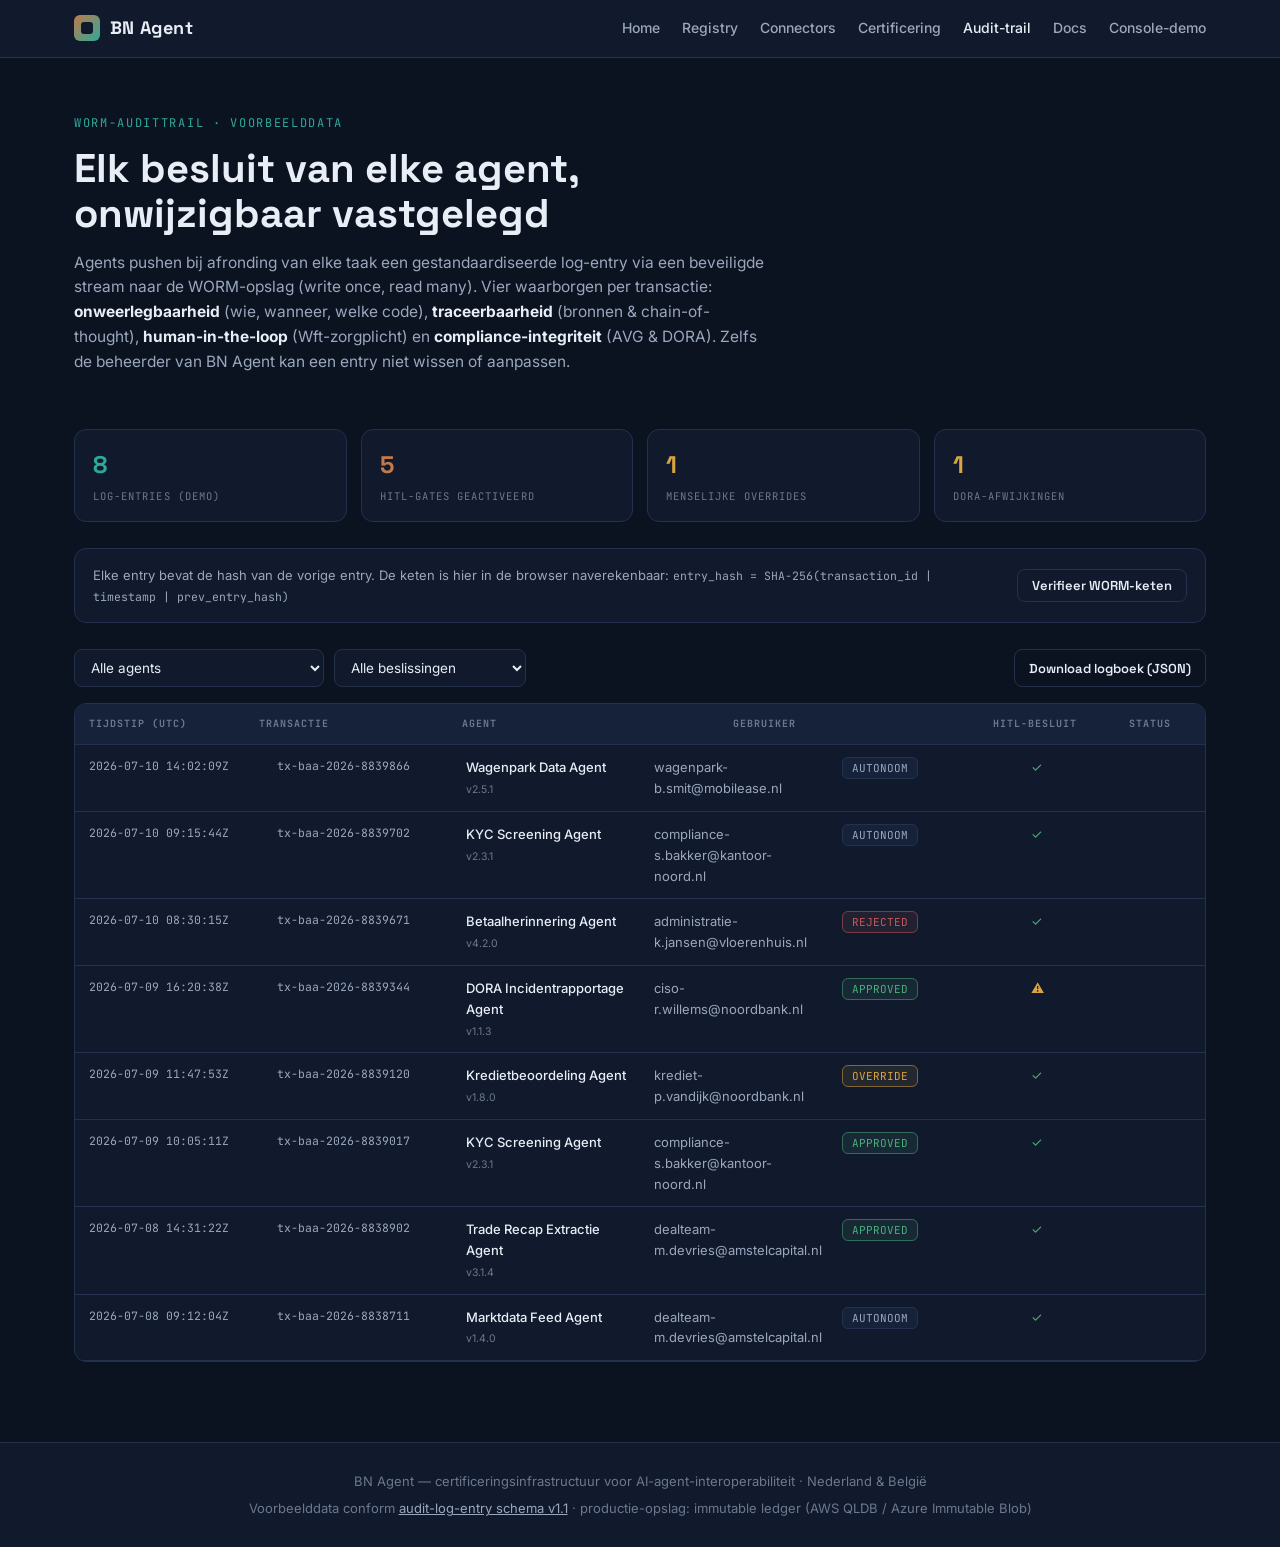
<file: bn-agent-audit-trail.html>
<!DOCTYPE html>
<html lang="nl">
<head>
<meta charset="UTF-8">
<meta name="viewport" content="width=device-width, initial-scale=1.0">
<title>Audit-trail — WORM-logboek | BN Agent</title>
<meta name="description" content="Onwijzigbaar (WORM) transactielogboek van BN Agent: onweerlegbaarheid, data lineage, human-in-the-loop-beslissingen en compliance-integriteit per transactie, met verifieerbare hashketen.">
<link rel="icon" href="data:image/svg+xml,%3Csvg xmlns='http://www.w3.org/2000/svg' viewBox='0 0 32 32'%3E%3Crect width='32' height='32' rx='7' fill='%23c17a4a'/%3E%3Crect x='16' width='16' height='32' rx='7' fill='%232ea89a'/%3E%3Crect x='9' y='9' width='14' height='14' rx='3' fill='%230b1220'/%3E%3C/svg%3E">
<link rel="preconnect" href="https://fonts.googleapis.com">
<link rel="preconnect" href="https://fonts.gstatic.com" crossorigin>
<link href="https://fonts.googleapis.com/css2?family=Space+Grotesk:wght@500;600;700&family=Inter:wght@400;500;600&family=JetBrains+Mono:wght@400;500&display=swap" rel="stylesheet">
<link rel="stylesheet" href="assets/bn-tokens.css">
<style>
  .hero { max-width: 1180px; margin: 0 auto; padding: 56px 24px 28px; }
  .hero h1 { font-family: var(--font-display); font-size: clamp(28px, 4vw, 40px); font-weight: 700; line-height: 1.12; max-width: 760px; }
  .hero p.sub { color: var(--text-dim); max-width: 700px; margin-top: 14px; font-size: 15.5px; }

  .page { max-width: 1180px; margin: 0 auto; padding: 0 24px 80px; }

  .stat-row { display: grid; grid-template-columns: repeat(auto-fit, minmax(180px, 1fr)); gap: 14px; margin: 26px 0; }
  .stat { background: var(--ink-1); border: 1px solid var(--line); border-radius: 12px; padding: 16px 18px; }
  .stat .num { font-family: var(--font-display); font-size: 24px; font-weight: 700; }
  .stat .num.teal { color: var(--teal); }
  .stat .num.copper { color: var(--copper); }
  .stat .num.amber { color: var(--amber); }
  .stat .lbl { font-family: var(--font-mono); font-size: 10.5px; letter-spacing: 0.1em; text-transform: uppercase; color: var(--text-faint); margin-top: 4px; }

  .chain-band {
    background: var(--ink-1); border: 1px solid var(--line); border-radius: 12px;
    padding: 16px 18px; display: flex; align-items: center; gap: 16px; flex-wrap: wrap; margin-bottom: 26px;
  }
  .chain-band p { font-size: 13px; color: var(--text-dim); flex: 1; min-width: 280px; }
  .chain-result { font-family: var(--font-mono); font-size: 12.5px; }
  .chain-result.ok { color: var(--green); }
  .chain-result.fail { color: var(--red); }

  .filters { display: flex; gap: 10px; flex-wrap: wrap; margin-bottom: 16px; }
  .filters select {
    background: var(--ink-1); border: 1px solid var(--line); color: var(--text);
    padding: 9px 12px; border-radius: 8px; font-size: 13.5px; font-family: var(--font-body);
  }

  table.log { width: 100%; border-collapse: collapse; background: var(--ink-1); border: 1px solid var(--line); border-radius: 12px; overflow: hidden; }
  table.log { display: block; overflow-x: auto; }
  table.log thead, table.log tbody { display: table; width: 100%; table-layout: fixed; }
  table.log th {
    font-family: var(--font-mono); font-size: 10px; letter-spacing: 0.1em; text-transform: uppercase;
    color: var(--text-faint); text-align: left; padding: 12px 14px; border-bottom: 1px solid var(--line);
    background: var(--ink-2);
  }
  table.log td { padding: 12px 14px; border-bottom: 1px solid var(--line); font-size: 13px; color: var(--text-dim); vertical-align: top; }
  table.log tr.row { cursor: pointer; }
  table.log tr.row:hover td { background: var(--ink-2); }
  table.log td.mono { font-family: var(--font-mono); font-size: 11.5px; }
  table.log td .agent-name { color: var(--text); font-weight: 500; display: block; }

  .decision-badge { font-family: var(--font-mono); font-size: 11px; padding: 3px 9px; border-radius: 6px; border: 1px solid; white-space: nowrap; }
  .decision-APPROVED { color: var(--green); border-color: rgba(76,175,125,0.5); background: rgba(76,175,125,0.1); }
  .decision-REJECTED { color: var(--red); border-color: rgba(198,91,91,0.5); background: rgba(198,91,91,0.1); }
  .decision-OVERRIDE { color: var(--amber); border-color: rgba(217,164,65,0.5); background: rgba(217,164,65,0.1); }
  .decision-AUTONOOM { color: var(--text-dim); border-color: var(--line); background: var(--ink-2); }

  tr.detail-row td { background: var(--ink-0); padding: 20px 18px; }
  .waarborg-grid { display: grid; grid-template-columns: 1fr 1fr; gap: 14px; }
  @media (max-width: 860px) { .waarborg-grid { grid-template-columns: 1fr; } }
  .waarborg { background: var(--ink-1); border: 1px solid var(--line); border-radius: 10px; overflow: hidden; }
  .waarborg h4 {
    font-family: var(--font-mono); font-size: 10.5px; letter-spacing: 0.1em; text-transform: uppercase;
    color: var(--teal); padding: 10px 14px; border-bottom: 1px solid var(--line); background: var(--ink-2);
  }
  .waarborg .body { padding: 12px 14px; font-size: 12.5px; color: var(--text-dim); }
  .waarborg .kv { display: grid; grid-template-columns: minmax(120px, 34%) 1fr; }
  .waarborg .kv > div { padding: 5px 0; font-size: 12.5px; }
  .waarborg .kv .k { font-family: var(--font-mono); font-size: 10.5px; color: var(--text-faint); padding-right: 10px; }
  .waarborg .cot {
    margin-top: 8px; padding: 10px 12px; background: var(--ink-0); border: 1px solid var(--line);
    border-radius: 8px; font-size: 12px; line-height: 1.65;
  }
  .waarborg .hash-sm { font-family: var(--font-mono); font-size: 10px; word-break: break-all; color: var(--text-faint); }
  .override-box {
    margin-top: 8px; padding: 10px 12px; border-radius: 8px;
    background: rgba(217,164,65,0.08); border: 1px solid rgba(217,164,65,0.35); font-size: 12.5px;
  }
  .override-box .old { color: var(--red); text-decoration: line-through; font-family: var(--font-mono); }
  .override-box .new { color: var(--green); font-family: var(--font-mono); }

  .detail-actions { margin-top: 14px; display: flex; gap: 10px; flex-wrap: wrap; }
  pre.rawjson {
    display: none; margin-top: 14px; background: var(--ink-0); border: 1px solid var(--line);
    border-radius: 10px; padding: 16px; overflow-x: auto; font-family: var(--font-mono);
    font-size: 11px; line-height: 1.6; color: var(--text-dim); max-height: 420px;
  }
  .btn-sm { padding: 7px 14px; font-size: 13px; }
</style>
</head>
<body>

<header class="site-header">
  <div class="site-header-inner">
    <a class="brand" href="index.html"><span class="brand-mark"></span>BN Agent</a>
    <nav class="site-nav">
      <a href="index.html">Home</a>
      <a href="bn-agent-registry-preview.html">Registry</a>
      <a href="bn-agent-connectors.html">Connectors</a>
      <a href="bn-agent-certificering.html">Certificering</a>
      <a href="bn-agent-audit-trail.html" class="active">Audit-trail</a>
      <a href="bn-agent-docs.html">Docs</a>
      <a href="bn-agent-console.html">Console-demo</a>
    </nav>
  </div>
</header>

<section class="hero">
  <div class="kicker">WORM-audittrail &middot; voorbeelddata</div>
  <h1>Elk besluit van elke agent, onwijzigbaar vastgelegd</h1>
  <p class="sub">
    Agents pushen bij afronding van elke taak een gestandaardiseerde log-entry via een beveiligde
    stream naar de WORM-opslag (write once, read many). Vier waarborgen per transactie:
    <strong style="color:var(--text)">onweerlegbaarheid</strong> (wie, wanneer, welke code),
    <strong style="color:var(--text)">traceerbaarheid</strong> (bronnen &amp; chain-of-thought),
    <strong style="color:var(--text)">human-in-the-loop</strong> (Wft-zorgplicht) en
    <strong style="color:var(--text)">compliance-integriteit</strong> (AVG &amp; DORA).
    Zelfs de beheerder van BN Agent kan een entry niet wissen of aanpassen.
  </p>
</section>

<div class="page">
  <div class="stat-row" id="stats"></div>

  <div class="chain-band">
    <p>
      Elke entry bevat de hash van de vorige entry. De keten is hier in de browser
      naverekenbaar: <span style="font-family:var(--font-mono);font-size:11.5px;">entry_hash = SHA-256(transaction_id | timestamp | prev_entry_hash)</span>
    </p>
    <span class="chain-result" id="chain-result"></span>
    <button class="btn btn-ghost btn-sm" id="verify-chain">Verifieer WORM-keten</button>
  </div>

  <div class="filters">
    <select id="f-agent"><option value="">Alle agents</option></select>
    <select id="f-decision">
      <option value="">Alle beslissingen</option>
      <option value="APPROVED">Goedgekeurd</option>
      <option value="OVERRIDE">Override</option>
      <option value="REJECTED">Afgewezen</option>
      <option value="AUTONOOM">Autonoom (geen HITL)</option>
    </select>
    <span style="flex:1"></span>
    <button class="btn btn-ghost btn-sm" id="dl-log">Download logboek (JSON)</button>
  </div>

  <table class="log">
    <thead>
      <tr>
        <th style="width:15%">Tijdstip (UTC)</th>
        <th style="width:18%">Transactie</th>
        <th style="width:24%">Agent</th>
        <th style="width:23%">Gebruiker</th>
        <th style="width:12%">HITL-besluit</th>
        <th style="width:8%">Status</th>
      </tr>
    </thead>
    <tbody id="rows"></tbody>
  </table>
</div>

<footer class="site-footer">
  <p>BN Agent &mdash; certificeringsinfrastructuur voor AI-agent-interoperabiliteit &middot; Nederland &amp; Belgi&euml;</p>
  <p style="margin-top:6px;">Voorbeelddata conform <a href="bn-agent-docs.html#audit-api">audit-log-entry schema v1.1</a> &middot; productie-opslag: immutable ledger (AWS QLDB / Azure Immutable Blob)</p>
</footer>

<script src="assets/agents-data.js"></script>
<script src="assets/audit-data.js"></script>
<script>
const LOG = window.BN_AUDIT_LOG;
const rowsEl = document.getElementById("rows");

function esc(s) {
  return String(s).replace(/&/g, "&amp;").replace(/</g, "&lt;").replace(/>/g, "&gt;");
}
function decisionOf(e) {
  return e.human_in_the_loop.hitl_gate_triggered ? e.human_in_the_loop.decision : "AUTONOOM";
}
function agentName(id) {
  const a = window.bnAgentById(id);
  return a ? a.name : id;
}
function fmtTs(ts) {
  return ts.replace("T", " ").replace(/\.\d+Z$/, "Z");
}

// ── Stats ────────────────────────────────────
const nHitl = LOG.filter(e => e.human_in_the_loop.hitl_gate_triggered).length;
const nOverride = LOG.filter(e => decisionOf(e) === "OVERRIDE").length;
const nIncident = LOG.filter(e => e.compliance_integrity.dora_incident_status !== "nominal").length;
document.getElementById("stats").innerHTML = `
  <div class="stat"><div class="num teal">${LOG.length}</div><div class="lbl">log-entries (demo)</div></div>
  <div class="stat"><div class="num copper">${nHitl}</div><div class="lbl">hitl-gates geactiveerd</div></div>
  <div class="stat"><div class="num amber">${nOverride}</div><div class="lbl">menselijke overrides</div></div>
  <div class="stat"><div class="num ${nIncident ? "amber" : "teal"}">${nIncident}</div><div class="lbl">dora-afwijkingen</div></div>`;

// ── Filters ──────────────────────────────────
const agentIds = [...new Set(LOG.map(e => e.identities.agent.agent_id))];
const fAgent = document.getElementById("f-agent");
agentIds.forEach(id => {
  const o = document.createElement("option");
  o.value = id; o.textContent = agentName(id);
  fAgent.appendChild(o);
});
document.getElementById("f-agent").addEventListener("change", render);
document.getElementById("f-decision").addEventListener("change", render);

// ── Detail (vier waarborgen) ─────────────────
function detailHtml(e, i) {
  const h = e.human_in_the_loop;
  const lin = e.data_lineage;
  const ci = e.compliance_integrity;
  const si = e.system_integrity;
  const sources = lin.input_sources.map(s => `
    <div class="kv">
      <div class="k">${esc(s.source_type)}</div>
      <div>${esc(s.provider || s.file_name || "")}
        <span class="hash-sm">${s.response_hash ? "response_hash: " + esc(s.response_hash) : s.file_hash ? "file_hash: " + esc(s.file_hash) : ""}</span>
      </div>
    </div>`).join("");
  const hitlBody = h.hitl_gate_triggered ? `
    <div class="kv">
      <div class="k">gate</div><div>${esc(h.gate_type)}</div>
      <div class="k">bevroren</div><div>${esc(fmtTs(h.frozen_timestamp))}</div>
      <div class="k">beslist</div><div>${esc(fmtTs(h.action_timestamp))} (${h.review_duration_seconds}s review)</div>
      <div class="k">besluit</div><div><span class="decision-badge decision-${h.decision}">${h.decision}</span></div>
      <div class="k">handtekening</div><div class="hash-sm">${esc(h.digital_signature_hash)}</div>
    </div>
    ${h.human_override_details ? `
      <div class="override-box">
        <strong style="font-family:var(--font-mono);font-size:10.5px;letter-spacing:.08em;color:var(--amber);">OVERRIDE — ${esc(h.human_override_details.field_modified)}</strong><br>
        <span class="old">${esc(h.human_override_details.original_ai_value)}</span> →
        <span class="new">${esc(h.human_override_details.new_human_value)}</span><br>
        <em>&ldquo;${esc(h.human_override_details.mandatory_justification)}&rdquo;</em>
      </div>` : ""}`
    : `<p>Geen HITL-gate geactiveerd: transactie viel binnen het autonome mandaat van de Agent Card (zie HITL-trigger op de kaart).</p>`;
  return `
    <div class="waarborg-grid">
      <div class="waarborg">
        <h4>1 &middot; Onweerlegbaarheid — log_header &amp; identities</h4>
        <div class="body">
          <div class="kv">
            <div class="k">transactie</div><div style="font-family:var(--font-mono);font-size:11px;">${esc(e.log_header.transaction_id)}</div>
            <div class="k">organisatie</div><div>${esc(e.identities.organization_id)}</div>
            <div class="k">gebruiker</div><div>${esc(e.identities.user_id)}<br><span style="color:var(--text-faint)">${esc(e.identities.user_role)}</span></div>
            <div class="k">agent</div><div>${esc(agentName(e.identities.agent.agent_id))} v${esc(e.identities.agent.version)}</div>
          </div>
          <span class="hash-sm">code_hash: ${esc(e.identities.agent.code_hash)}</span>
        </div>
      </div>
      <div class="waarborg">
        <h4>2 &middot; Traceerbaarheid — data_lineage</h4>
        <div class="body">
          ${sources}
          <div class="kv"><div class="k">model</div><div>${esc(lin.ai_reasoning.base_model)}</div>
          <div class="k">confidence</div><div>${lin.ai_reasoning.confidence_score}</div></div>
          <div class="cot">${esc(lin.ai_reasoning.chain_of_thought)}</div>
        </div>
      </div>
      <div class="waarborg">
        <h4>3 &middot; Human-in-the-loop — Wft-zorgplicht</h4>
        <div class="body">${hitlBody}</div>
      </div>
      <div class="waarborg">
        <h4>4 &middot; Compliance-integriteit — AVG &amp; DORA</h4>
        <div class="body">
          <div class="kv">
            <div class="k">ai act-klasse</div><div>${esc(ci.ai_act_risk_category)}</div>
            <div class="k">pii-masking</div><div>${ci.pii_masking_applied ? esc(ci.pii_masked_fields.join(", ")) : "n.v.t."}</div>
            <div class="k">dora-status</div><div>${esc(ci.dora_incident_status)}</div>
            <div class="k">responstijd</div><div>${si.response_time_ms} ms</div>
            <div class="k">fouten</div><div>${si.error_count === 0 ? "geen" : si.errors.map(x => `<strong>${esc(x.code)}</strong> — ${esc(x.recovery)}`).join("<br>")}</div>
          </div>
          <span class="hash-sm" style="display:block;margin-top:8px;">entry_hash: ${esc(e.integrity_chain.entry_hash)}<br>prev: ${esc(e.integrity_chain.prev_entry_hash || "genesis")}</span>
        </div>
      </div>
    </div>
    <div class="detail-actions">
      <button class="btn btn-ghost btn-sm" data-json="${i}">Toon ruwe JSON</button>
      <a class="btn btn-ghost btn-sm" href="bn-agent-agent-detail.html?id=${encodeURIComponent(e.identities.agent.agent_id)}">Bekijk Agent Card</a>
      <a class="btn btn-ghost btn-sm" href="bn-agent-check.html?id=${encodeURIComponent(e.identities.agent.agent_id)}&tx=${encodeURIComponent(e.log_header.transaction_id)}">Publieke check</a>
    </div>
    <pre class="rawjson" id="raw-${i}">${esc(JSON.stringify(e, null, 2))}</pre>`;
}

// ── Tabel ────────────────────────────────────
function render() {
  const fa = document.getElementById("f-agent").value;
  const fd = document.getElementById("f-decision").value;
  const items = LOG
    .map((e, i) => ({ e, i }))
    .filter(({ e }) => (!fa || e.identities.agent.agent_id === fa) && (!fd || decisionOf(e) === fd))
    .sort((a, b) => b.e.log_header.timestamp.localeCompare(a.e.log_header.timestamp));
  rowsEl.innerHTML = items.map(({ e, i }) => {
    const d = decisionOf(e);
    const nominal = e.compliance_integrity.dora_incident_status === "nominal" && e.system_integrity.error_count === 0;
    return `
      <tr class="row" data-i="${i}">
        <td class="mono">${esc(fmtTs(e.log_header.timestamp))}</td>
        <td class="mono">${esc(e.log_header.transaction_id)}</td>
        <td><span class="agent-name">${esc(agentName(e.identities.agent.agent_id))}</span>
            <span class="mono" style="font-size:10.5px;color:var(--text-faint)">v${esc(e.identities.agent.version)}</span></td>
        <td>${esc(e.identities.user_id)}</td>
        <td><span class="decision-badge decision-${d}">${d}</span></td>
        <td>${nominal ? '<span style="color:var(--green)">&#10003;</span>' : '<span style="color:var(--amber)" title="DORA-afwijking of herstelde fout">&#9888;</span>'}</td>
      </tr>
      <tr class="detail-row" data-detail="${i}" style="display:none"><td colspan="6">${detailHtml(e, i)}</td></tr>`;
  }).join("");
}
render();

rowsEl.addEventListener("click", (ev) => {
  const jsonBtn = ev.target.closest("[data-json]");
  if (jsonBtn) {
    const pre = document.getElementById("raw-" + jsonBtn.dataset.json);
    pre.style.display = pre.style.display === "block" ? "none" : "block";
    return;
  }
  if (ev.target.closest("a") || ev.target.closest(".detail-row")) return;
  const row = ev.target.closest("tr.row");
  if (!row) return;
  const det = rowsEl.querySelector(`tr[data-detail="${row.dataset.i}"]`);
  det.style.display = det.style.display === "none" ? "table-row" : "none";
});

// ── WORM-ketenverificatie (live, in de browser) ──
async function sha256hex(s) {
  const buf = await crypto.subtle.digest("SHA-256", new TextEncoder().encode(s));
  return [...new Uint8Array(buf)].map(b => b.toString(16).padStart(2, "0")).join("");
}
document.getElementById("verify-chain").addEventListener("click", async () => {
  const out = document.getElementById("chain-result");
  out.className = "chain-result";
  out.textContent = "verifiëren…";
  let prev = null;
  const ordered = [...LOG].sort((a, b) => a.log_header.timestamp.localeCompare(b.log_header.timestamp));
  for (const e of ordered) {
    const expect = await sha256hex(`${e.log_header.transaction_id}|${e.log_header.timestamp}|${prev || "genesis"}`);
    if (expect !== e.integrity_chain.entry_hash || (e.integrity_chain.prev_entry_hash || null) !== prev) {
      out.className = "chain-result fail";
      out.textContent = `✗ keten gebroken bij ${e.log_header.transaction_id}`;
      return;
    }
    prev = e.integrity_chain.entry_hash;
  }
  out.className = "chain-result ok";
  out.textContent = `✓ keten intact — ${ordered.length}/${ordered.length} entries geverifieerd`;
});

// ── Export ───────────────────────────────────
document.getElementById("dl-log").addEventListener("click", () => {
  const blob = new Blob([JSON.stringify(LOG, null, 2)], { type: "application/json" });
  const a = document.createElement("a");
  a.href = URL.createObjectURL(blob);
  a.download = "bn-agent-audit-log.json";
  a.click();
  URL.revokeObjectURL(a.href);
});
</script>
</body>
</html>
</file>
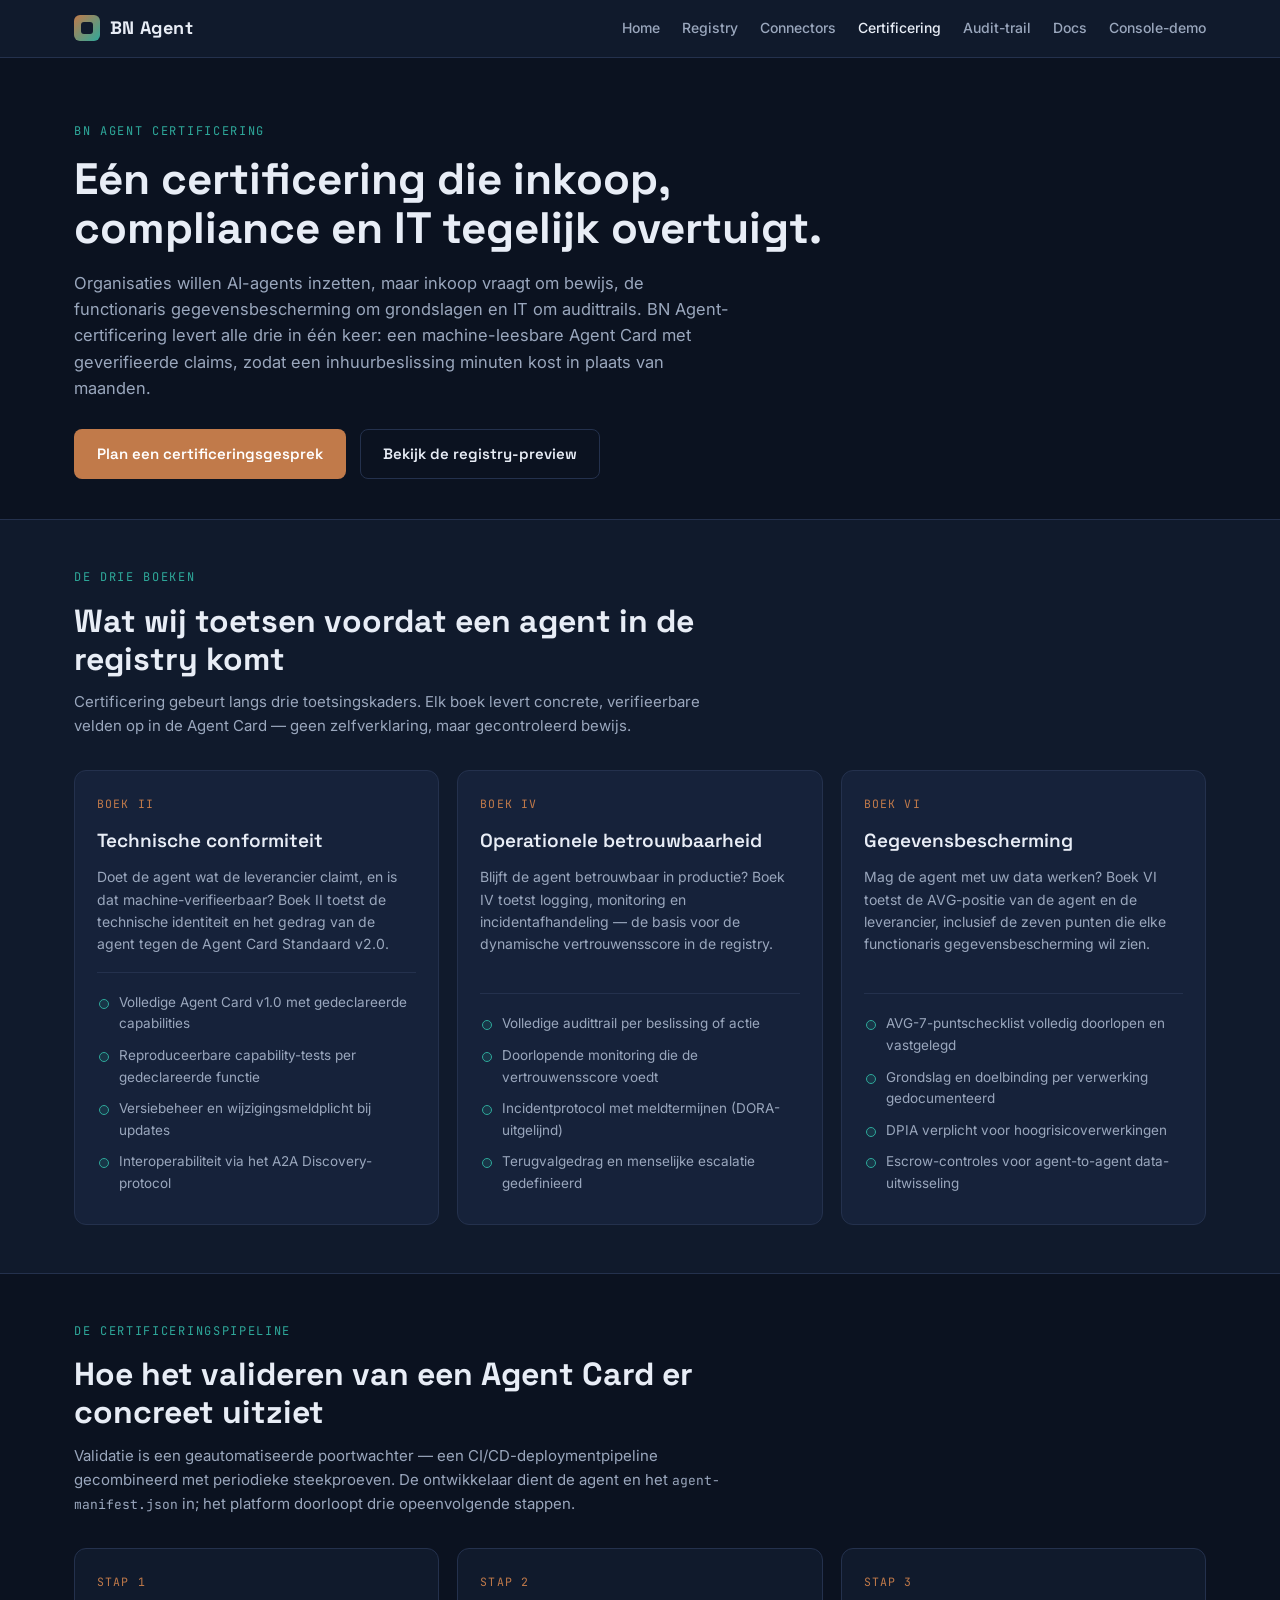
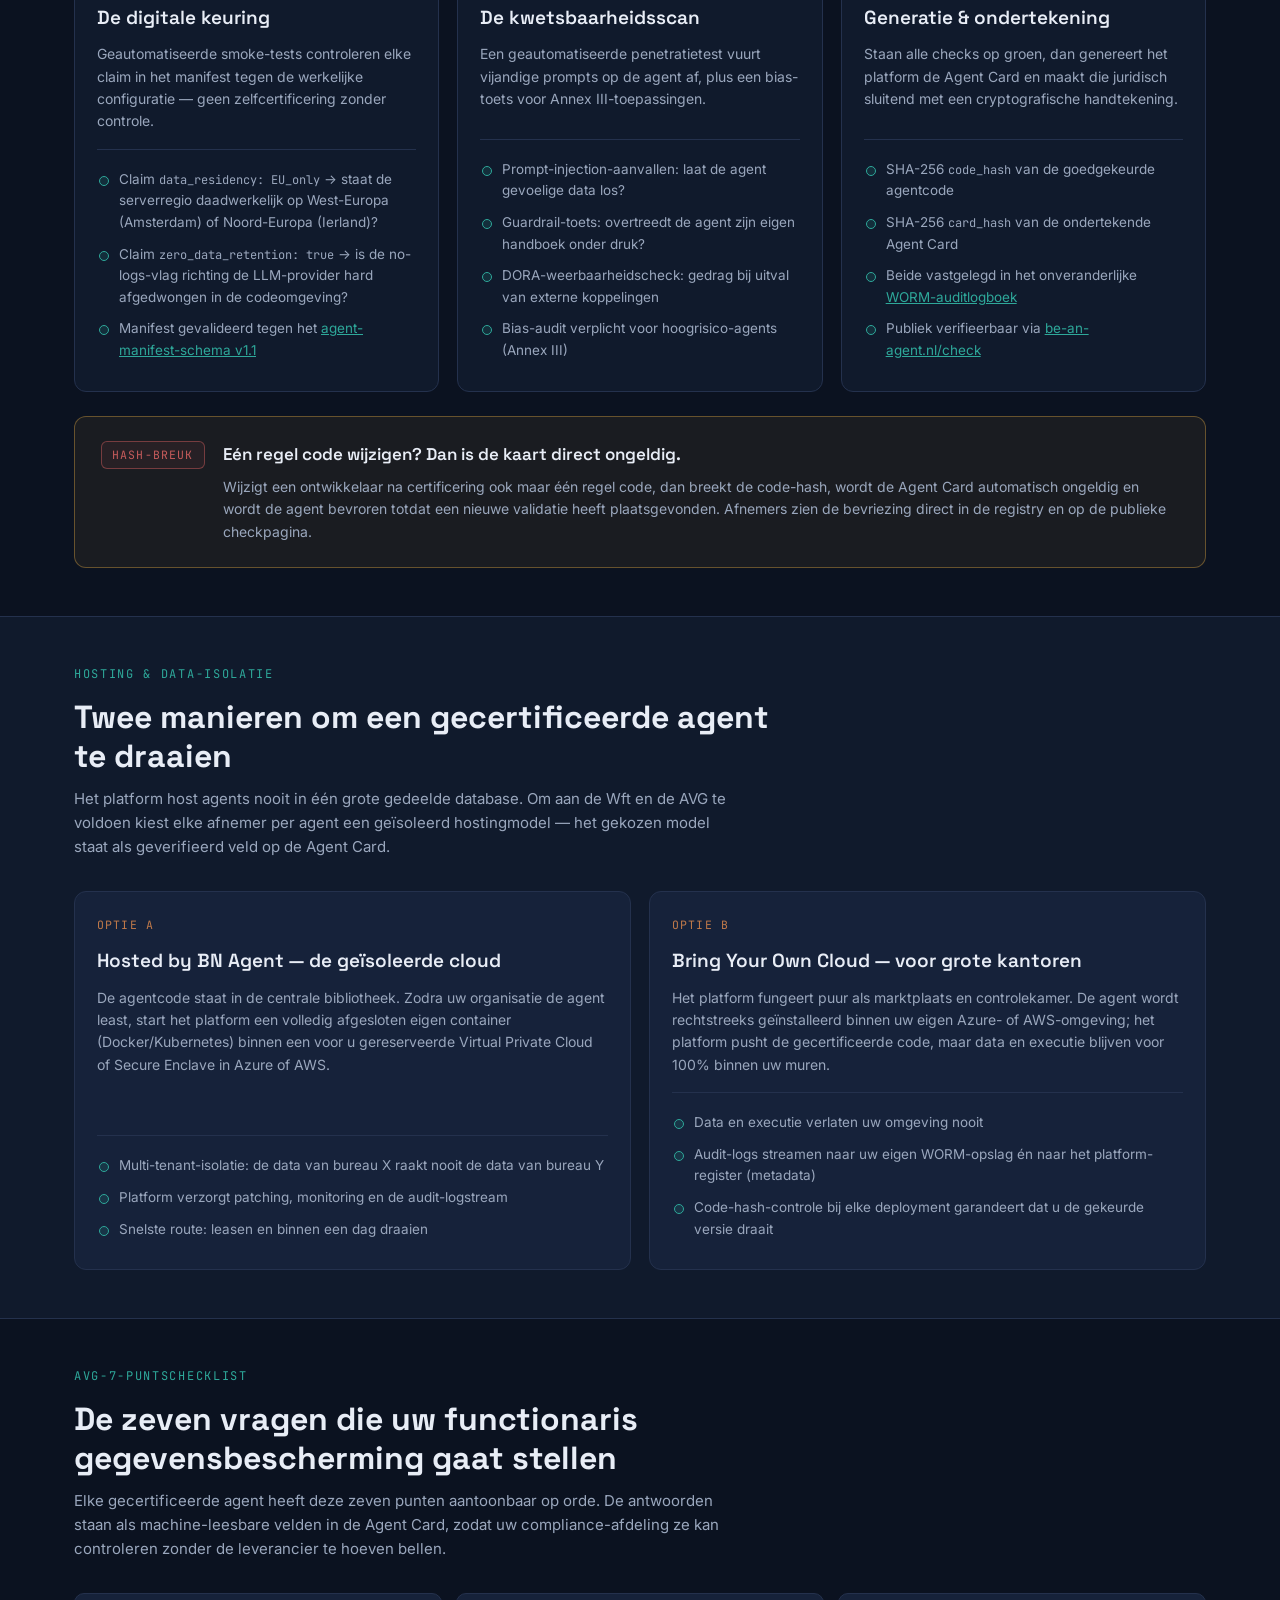
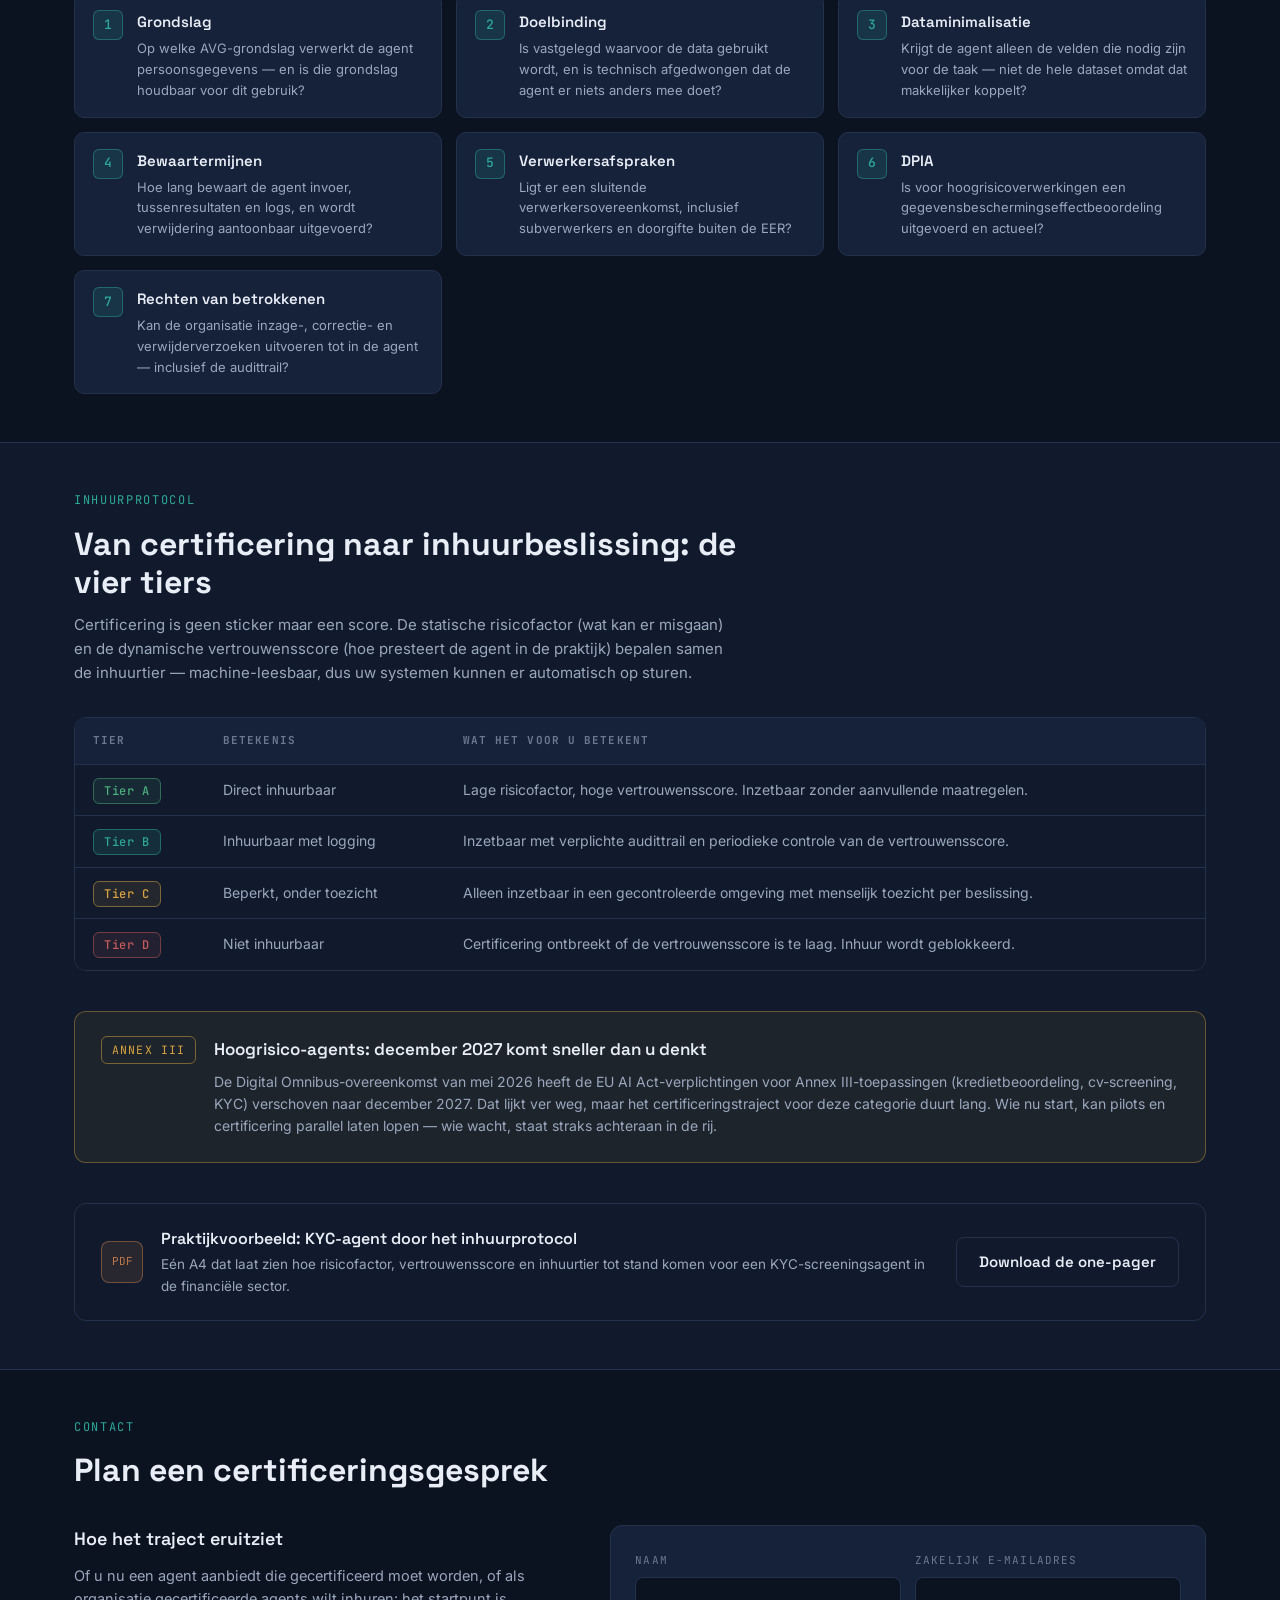
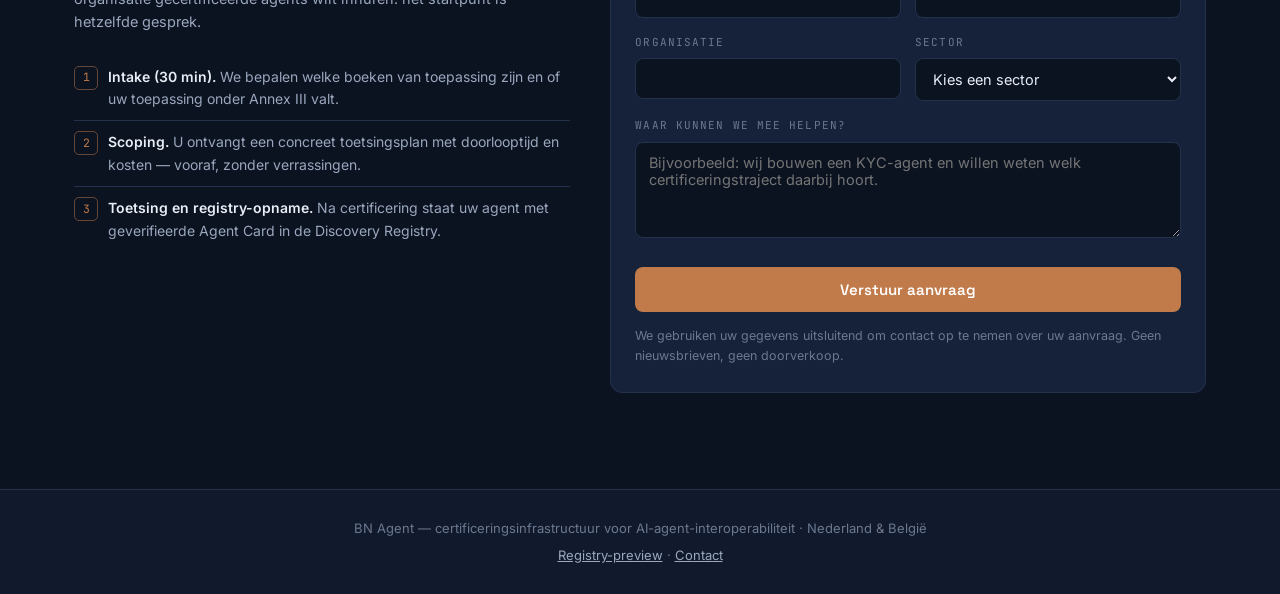
<file: bn-agent-certificering.html>
<!DOCTYPE html>
<html lang="nl">
<head>
<meta charset="UTF-8">
<meta name="viewport" content="width=device-width, initial-scale=1.0">
<title>Certificering | BN Agent</title>
<meta name="description" content="BN Agent-certificering: technische conformiteit (Boek II), operationele betrouwbaarheid (Boek IV) en gegevensbescherming (Boek VI), inclusief AVG-7-puntschecklist en inhuurtiers.">
<link rel="icon" href="data:image/svg+xml,%3Csvg xmlns='http://www.w3.org/2000/svg' viewBox='0 0 32 32'%3E%3Crect width='32' height='32' rx='7' fill='%23c17a4a'/%3E%3Crect x='16' width='16' height='32' rx='7' fill='%232ea89a'/%3E%3Crect x='9' y='9' width='14' height='14' rx='3' fill='%230b1220'/%3E%3C/svg%3E">
<link rel="preconnect" href="https://fonts.googleapis.com">
<link rel="preconnect" href="https://fonts.gstatic.com" crossorigin>
<link href="https://fonts.googleapis.com/css2?family=Space+Grotesk:wght@500;600;700&family=Inter:wght@400;500;600&family=JetBrains+Mono:wght@400;500&display=swap" rel="stylesheet">
<style>
  :root {
    --ink-0: #0b1220;
    --ink-1: #101a2c;
    --ink-2: #16223a;
    --line: #24314d;
    --text: #e8edf6;
    --text-dim: #9aa7bd;
    --text-faint: #6b788f;
    --copper: #c17a4a;
    --copper-soft: rgba(193, 122, 74, 0.14);
    --teal: #2ea89a;
    --teal-soft: rgba(46, 168, 154, 0.14);
    --green: #4caf7d;
    --amber: #d9a441;
    --red: #c65b5b;
    --font-display: "Space Grotesk", sans-serif;
    --font-body: "Inter", sans-serif;
    --font-mono: "JetBrains Mono", monospace;
  }
  * { margin: 0; padding: 0; box-sizing: border-box; }
  body {
    background: var(--ink-0);
    color: var(--text);
    font-family: var(--font-body);
    font-size: 15px;
    line-height: 1.6;
    min-height: 100vh;
  }
  a { color: inherit; }
  .wrap { max-width: 1180px; margin: 0 auto; padding: 0 24px; }

  /* ── Header ─────────────────────────────── */
  .site-header {
    border-bottom: 1px solid var(--line);
    background: var(--ink-1);
    position: sticky; top: 0; z-index: 30;
  }
  .site-header-inner {
    max-width: 1180px; margin: 0 auto; padding: 14px 24px;
    display: flex; align-items: center; gap: 28px;
  }
  .brand {
    font-family: var(--font-display); font-weight: 700; font-size: 18px;
    letter-spacing: 0.02em; text-decoration: none; display: flex; align-items: center; gap: 10px;
  }
  .brand-mark {
    width: 26px; height: 26px; border-radius: 6px;
    background: linear-gradient(135deg, var(--copper), var(--teal));
    display: inline-block; position: relative;
  }
  .brand-mark::after {
    content: ""; position: absolute; inset: 7px;
    border-radius: 3px; background: var(--ink-1);
  }
  .site-nav { display: flex; gap: 22px; margin-left: auto; }
  .site-nav a {
    text-decoration: none; color: var(--text-dim); font-size: 14px; font-weight: 500;
  }
  .site-nav a:hover, .site-nav a.active { color: var(--text); }

  /* ── Hero ───────────────────────────────── */
  .hero { padding: 64px 24px 40px; }
  .kicker {
    font-family: var(--font-mono); font-size: 12px; letter-spacing: 0.14em;
    text-transform: uppercase; color: var(--teal); margin-bottom: 14px;
  }
  .hero h1 {
    font-family: var(--font-display); font-size: clamp(30px, 4.5vw, 44px);
    font-weight: 700; line-height: 1.12; max-width: 760px;
  }
  .hero p.sub {
    color: var(--text-dim); max-width: 660px; margin-top: 16px; font-size: 16.5px;
  }
  .hero-cta { margin-top: 28px; display: flex; gap: 14px; flex-wrap: wrap; }
  .btn {
    display: inline-block; text-decoration: none; border-radius: 8px;
    font-family: var(--font-display); font-weight: 600; font-size: 15px;
    padding: 12px 22px; border: 1px solid transparent; cursor: pointer;
  }
  .btn-primary { background: var(--copper); color: #fff; }
  .btn-primary:hover { background: #d18a58; }
  .btn-ghost { border-color: var(--line); color: var(--text); background: transparent; }
  .btn-ghost:hover { border-color: var(--teal); }

  /* ── Sections ───────────────────────────── */
  section { padding: 48px 0; }
  section.alt { background: var(--ink-1); border-top: 1px solid var(--line); border-bottom: 1px solid var(--line); }
  h2.section-title {
    font-family: var(--font-display); font-size: clamp(24px, 3vw, 32px);
    font-weight: 700; line-height: 1.2; max-width: 720px;
  }
  p.section-sub { color: var(--text-dim); max-width: 660px; margin-top: 12px; }

  /* ── Boek cards ─────────────────────────── */
  .book-grid {
    display: grid; grid-template-columns: repeat(auto-fit, minmax(300px, 1fr));
    gap: 18px; margin-top: 32px;
  }
  .book-card {
    background: var(--ink-1); border: 1px solid var(--line); border-radius: 12px;
    padding: 24px 22px; display: flex; flex-direction: column;
  }
  section.alt .book-card { background: var(--ink-2); }
  .book-tag {
    font-family: var(--font-mono); font-size: 11.5px; letter-spacing: 0.1em;
    color: var(--copper); margin-bottom: 12px;
  }
  .book-card h3 { font-family: var(--font-display); font-size: 19px; font-weight: 600; }
  .book-card p.lead { color: var(--text-dim); font-size: 14px; margin-top: 10px; flex: 1; }
  .book-card ul { list-style: none; margin-top: 16px; padding-top: 14px; border-top: 1px solid var(--line); }
  .book-card li {
    font-size: 13.5px; color: var(--text-dim); padding: 5px 0 5px 22px; position: relative;
  }
  .book-card li::before {
    content: ""; position: absolute; left: 2px; top: 12px;
    width: 8px; height: 8px; border-radius: 50%;
    border: 1.5px solid var(--teal); background: var(--teal-soft);
  }

  /* ── AVG checklist ──────────────────────── */
  .avg-grid {
    display: grid; grid-template-columns: repeat(auto-fit, minmax(280px, 1fr));
    gap: 14px; margin-top: 32px;
  }
  .avg-item {
    display: flex; gap: 14px; align-items: flex-start;
    background: var(--ink-2); border: 1px solid var(--line); border-radius: 10px;
    padding: 16px 18px;
  }
  .avg-num {
    font-family: var(--font-mono); font-size: 13px; font-weight: 500;
    color: var(--teal); border: 1px solid rgba(46,168,154,0.45);
    background: var(--teal-soft); border-radius: 6px;
    width: 30px; height: 30px; display: flex; align-items: center; justify-content: center;
    flex-shrink: 0;
  }
  .avg-item h4 { font-family: var(--font-display); font-size: 15px; font-weight: 600; }
  .avg-item p { color: var(--text-dim); font-size: 13px; margin-top: 4px; }

  /* ── Tier table ─────────────────────────── */
  .tier-table-wrap { overflow-x: auto; margin-top: 32px; border: 1px solid var(--line); border-radius: 12px; }
  table.tiers { width: 100%; border-collapse: collapse; min-width: 640px; background: var(--ink-1); }
  table.tiers th, table.tiers td { padding: 14px 18px; text-align: left; font-size: 14px; }
  table.tiers th {
    font-family: var(--font-mono); font-size: 11px; letter-spacing: 0.1em;
    text-transform: uppercase; color: var(--text-faint);
    border-bottom: 1px solid var(--line); background: var(--ink-2);
  }
  table.tiers td { border-bottom: 1px solid var(--line); color: var(--text-dim); }
  table.tiers tr:last-child td { border-bottom: none; }
  .tier-chip {
    font-family: var(--font-mono); font-weight: 500; font-size: 12px;
    padding: 4px 10px; border-radius: 6px; letter-spacing: 0.05em;
    border: 1px solid; white-space: nowrap;
  }
  .tier-A { color: var(--green); border-color: rgba(76,175,125,0.5); background: rgba(76,175,125,0.1); }
  .tier-B { color: var(--teal); border-color: rgba(46,168,154,0.5); background: var(--teal-soft); }
  .tier-C { color: var(--amber); border-color: rgba(217,164,65,0.5); background: rgba(217,164,65,0.1); }
  .tier-D { color: var(--red); border-color: rgba(198,91,91,0.5); background: rgba(198,91,91,0.1); }

  /* ── Annex III callout ──────────────────── */
  .annex-callout {
    margin-top: 40px; border: 1px solid rgba(217,164,65,0.4); border-radius: 12px;
    background: rgba(217,164,65,0.07); padding: 24px 26px;
    display: flex; gap: 18px; align-items: flex-start; flex-wrap: wrap;
  }
  .annex-label {
    font-family: var(--font-mono); font-size: 11.5px; letter-spacing: 0.1em;
    color: var(--amber); border: 1px solid rgba(217,164,65,0.5);
    border-radius: 6px; padding: 4px 10px; flex-shrink: 0;
  }
  .annex-callout .annex-body { flex: 1; min-width: 280px; }
  .annex-callout h3 { font-family: var(--font-display); font-size: 17px; font-weight: 600; }
  .annex-callout p { color: var(--text-dim); font-size: 14px; margin-top: 8px; }

  /* ── Download strip ─────────────────────── */
  .download-strip {
    margin-top: 40px; border: 1px solid var(--line); border-radius: 12px;
    background: var(--ink-1); padding: 22px 26px;
    display: flex; align-items: center; gap: 18px; flex-wrap: wrap;
  }
  .download-strip .doc-icon {
    width: 42px; height: 42px; border-radius: 8px; flex-shrink: 0;
    border: 1px solid rgba(193,122,74,0.5); background: var(--copper-soft);
    display: flex; align-items: center; justify-content: center;
    font-family: var(--font-mono); font-size: 11px; color: var(--copper);
  }
  .download-strip .doc-body { flex: 1; min-width: 260px; }
  .download-strip h3 { font-family: var(--font-display); font-size: 16px; font-weight: 600; }
  .download-strip p { color: var(--text-dim); font-size: 13.5px; margin-top: 3px; }

  /* ── Lead form ──────────────────────────── */
  .contact-grid {
    display: grid; grid-template-columns: minmax(280px, 1fr) minmax(320px, 1.2fr);
    gap: 40px; margin-top: 36px;
  }
  @media (max-width: 820px) { .contact-grid { grid-template-columns: 1fr; } }
  .contact-info h3 { font-family: var(--font-display); font-size: 18px; font-weight: 600; }
  .contact-info p { color: var(--text-dim); font-size: 14.5px; margin-top: 10px; }
  .contact-info .steps { list-style: none; margin-top: 22px; }
  .contact-info .steps li {
    padding: 10px 0 10px 34px; position: relative; color: var(--text-dim); font-size: 14px;
    border-bottom: 1px solid var(--line);
  }
  .contact-info .steps li:last-child { border-bottom: none; }
  .contact-info .steps li strong { color: var(--text); font-weight: 600; }
  .contact-info .steps li::before {
    content: attr(data-step); position: absolute; left: 0; top: 10px;
    font-family: var(--font-mono); font-size: 11.5px; color: var(--copper);
    border: 1px solid rgba(193,122,74,0.5); border-radius: 5px;
    width: 22px; height: 22px; display: flex; align-items: center; justify-content: center;
  }
  form.lead-form {
    background: var(--ink-2); border: 1px solid var(--line); border-radius: 12px;
    padding: 26px 24px;
  }
  .field { margin-bottom: 16px; }
  .field label {
    display: block; font-family: var(--font-mono); font-size: 11px;
    letter-spacing: 0.1em; text-transform: uppercase; color: var(--text-faint);
    margin-bottom: 7px;
  }
  .field input, .field select, .field textarea {
    width: 100%; background: var(--ink-0); border: 1px solid var(--line);
    border-radius: 8px; color: var(--text); padding: 11px 13px;
    font-family: var(--font-body); font-size: 14.5px; outline: none;
  }
  .field input:focus, .field select:focus, .field textarea:focus { border-color: var(--teal); }
  .field textarea { resize: vertical; min-height: 96px; }
  .field-row { display: grid; grid-template-columns: 1fr 1fr; gap: 14px; }
  @media (max-width: 560px) { .field-row { grid-template-columns: 1fr; } }
  .hp-field { position: absolute; left: -9999px; opacity: 0; height: 0; overflow: hidden; }
  .form-note { font-size: 12.5px; color: var(--text-faint); margin-top: 14px; }
  .form-status {
    margin-top: 16px; padding: 12px 14px; border-radius: 8px;
    font-size: 14px; display: none;
  }
  .form-status.ok {
    display: block; color: var(--green);
    border: 1px solid rgba(76,175,125,0.5); background: rgba(76,175,125,0.08);
  }
  .form-status.err {
    display: block; color: var(--red);
    border: 1px solid rgba(198,91,91,0.5); background: rgba(198,91,91,0.08);
  }
  button[type="submit"] { width: 100%; margin-top: 6px; }
  button[type="submit"]:disabled { opacity: 0.6; cursor: wait; }

  /* ── Footer ─────────────────────────────── */
  .site-footer {
    border-top: 1px solid var(--line); background: var(--ink-1);
    padding: 28px 24px; text-align: center;
    color: var(--text-faint); font-size: 13px; margin-top: 48px;
  }
  .site-footer a { color: var(--text-dim); }

  @media (max-width: 640px) { .site-nav { display: none; } }
</style>
</head>
<body>

<header class="site-header">
  <div class="site-header-inner">
    <a class="brand" href="index.html"><span class="brand-mark"></span>BN Agent</a>
    <nav class="site-nav">
      <a href="index.html">Home</a>
      <a href="bn-agent-registry-preview.html">Registry</a>
      <a href="bn-agent-connectors.html">Connectors</a>
      <a href="bn-agent-certificering.html" class="active">Certificering</a>
      <a href="bn-agent-audit-trail.html">Audit-trail</a>
      <a href="bn-agent-docs.html">Docs</a>
      <a href="bn-agent-console.html">Console-demo</a>
    </nav>
  </div>
</header>

<section class="hero wrap">
  <div class="kicker">BN Agent Certificering</div>
  <h1>Eén certificering die inkoop, compliance en IT tegelijk overtuigt.</h1>
  <p class="sub">Organisaties willen AI-agents inzetten, maar inkoop vraagt om bewijs, de functionaris gegevensbescherming om grondslagen en IT om audittrails. BN Agent-certificering levert alle drie in één keer: een machine-leesbare Agent Card met geverifieerde claims, zodat een inhuurbeslissing minuten kost in plaats van maanden.</p>
  <div class="hero-cta">
    <a class="btn btn-primary" href="#contact">Plan een certificeringsgesprek</a>
    <a class="btn btn-ghost" href="bn-agent-registry-preview.html">Bekijk de registry-preview</a>
  </div>
</section>

<section class="alt">
  <div class="wrap">
    <div class="kicker">De drie boeken</div>
    <h2 class="section-title">Wat wij toetsen voordat een agent in de registry komt</h2>
    <p class="section-sub">Certificering gebeurt langs drie toetsingskaders. Elk boek levert concrete, verifieerbare velden op in de Agent Card — geen zelfverklaring, maar gecontroleerd bewijs.</p>
    <div class="book-grid">
      <div class="book-card">
        <div class="book-tag">BOEK II</div>
        <h3>Technische conformiteit</h3>
        <p class="lead">Doet de agent wat de leverancier claimt, en is dat machine-verifieerbaar? Boek II toetst de technische identiteit en het gedrag van de agent tegen de Agent Card Standaard v2.0.</p>
        <ul>
          <li>Volledige Agent Card v1.0 met gedeclareerde capabilities</li>
          <li>Reproduceerbare capability-tests per gedeclareerde functie</li>
          <li>Versiebeheer en wijzigingsmeldplicht bij updates</li>
          <li>Interoperabiliteit via het A2A Discovery-protocol</li>
        </ul>
      </div>
      <div class="book-card">
        <div class="book-tag">BOEK IV</div>
        <h3>Operationele betrouwbaarheid</h3>
        <p class="lead">Blijft de agent betrouwbaar in productie? Boek IV toetst logging, monitoring en incidentafhandeling — de basis voor de dynamische vertrouwensscore in de registry.</p>
        <ul>
          <li>Volledige audittrail per beslissing of actie</li>
          <li>Doorlopende monitoring die de vertrouwensscore voedt</li>
          <li>Incidentprotocol met meldtermijnen (DORA-uitgelijnd)</li>
          <li>Terugvalgedrag en menselijke escalatie gedefinieerd</li>
        </ul>
      </div>
      <div class="book-card">
        <div class="book-tag">BOEK VI</div>
        <h3>Gegevensbescherming</h3>
        <p class="lead">Mag de agent met uw data werken? Boek VI toetst de AVG-positie van de agent en de leverancier, inclusief de zeven punten die elke functionaris gegevensbescherming wil zien.</p>
        <ul>
          <li>AVG-7-puntschecklist volledig doorlopen en vastgelegd</li>
          <li>Grondslag en doelbinding per verwerking gedocumenteerd</li>
          <li>DPIA verplicht voor hoogrisicoverwerkingen</li>
          <li>Escrow-controles voor agent-to-agent data-uitwisseling</li>
        </ul>
      </div>
    </div>
  </div>
</section>

<section>
  <div class="wrap">
    <div class="kicker">De certificeringspipeline</div>
    <h2 class="section-title">Hoe het valideren van een Agent Card er concreet uitziet</h2>
    <p class="section-sub">Validatie is een geautomatiseerde poortwachter — een CI/CD-deploymentpipeline gecombineerd met periodieke steekproeven. De ontwikkelaar dient de agent en het <span style="font-family:var(--font-mono);font-size:13px;">agent-manifest.json</span> in; het platform doorloopt drie opeenvolgende stappen.</p>
    <div class="book-grid">
      <div class="book-card">
        <div class="book-tag">STAP 1</div>
        <h3>De digitale keuring</h3>
        <p class="lead">Geautomatiseerde smoke-tests controleren elke claim in het manifest tegen de werkelijke configuratie — geen zelfcertificering zonder controle.</p>
        <ul>
          <li>Claim <span style="font-family:var(--font-mono);font-size:12px;">data_residency: EU_only</span> &rarr; staat de serverregio daadwerkelijk op West-Europa (Amsterdam) of Noord-Europa (Ierland)?</li>
          <li>Claim <span style="font-family:var(--font-mono);font-size:12px;">zero_data_retention: true</span> &rarr; is de no-logs-vlag richting de LLM-provider hard afgedwongen in de codeomgeving?</li>
          <li>Manifest gevalideerd tegen het <a href="bn-agent-docs.html#manifest-schema" style="color:var(--teal);">agent-manifest-schema v1.1</a></li>
        </ul>
      </div>
      <div class="book-card">
        <div class="book-tag">STAP 2</div>
        <h3>De kwetsbaarheidsscan</h3>
        <p class="lead">Een geautomatiseerde penetratietest vuurt vijandige prompts op de agent af, plus een bias-toets voor Annex III-toepassingen.</p>
        <ul>
          <li>Prompt-injection-aanvallen: laat de agent gevoelige data los?</li>
          <li>Guardrail-toets: overtreedt de agent zijn eigen handboek onder druk?</li>
          <li>DORA-weerbaarheidscheck: gedrag bij uitval van externe koppelingen</li>
          <li>Bias-audit verplicht voor hoogrisico-agents (Annex III)</li>
        </ul>
      </div>
      <div class="book-card">
        <div class="book-tag">STAP 3</div>
        <h3>Generatie &amp; ondertekening</h3>
        <p class="lead">Staan alle checks op groen, dan genereert het platform de Agent Card en maakt die juridisch sluitend met een cryptografische handtekening.</p>
        <ul>
          <li>SHA-256 <span style="font-family:var(--font-mono);font-size:12px;">code_hash</span> van de goedgekeurde agentcode</li>
          <li>SHA-256 <span style="font-family:var(--font-mono);font-size:12px;">card_hash</span> van de ondertekende Agent Card</li>
          <li>Beide vastgelegd in het onveranderlijke <a href="bn-agent-audit-trail.html" style="color:var(--teal);">WORM-auditlogboek</a></li>
          <li>Publiek verifieerbaar via <a href="bn-agent-check.html" style="color:var(--teal);">be-an-agent.nl/check</a></li>
        </ul>
      </div>
    </div>

    <div class="annex-callout" style="margin-top:24px;">
      <span class="annex-label" style="border-color:rgba(198,91,91,0.5);color:var(--red);background:rgba(198,91,91,0.08);">HASH-BREUK</span>
      <div class="annex-body">
        <h3>Eén regel code wijzigen? Dan is de kaart direct ongeldig.</h3>
        <p>Wijzigt een ontwikkelaar na certificering ook maar één regel code, dan breekt de code-hash, wordt de Agent Card automatisch ongeldig en wordt de agent bevroren totdat een nieuwe validatie heeft plaatsgevonden. Afnemers zien de bevriezing direct in de registry en op de publieke checkpagina.</p>
      </div>
    </div>
  </div>
</section>

<section class="alt">
  <div class="wrap">
    <div class="kicker">Hosting &amp; data-isolatie</div>
    <h2 class="section-title">Twee manieren om een gecertificeerde agent te draaien</h2>
    <p class="section-sub">Het platform host agents nooit in één grote gedeelde database. Om aan de Wft en de AVG te voldoen kiest elke afnemer per agent een geïsoleerd hostingmodel — het gekozen model staat als geverifieerd veld op de Agent Card.</p>
    <div class="book-grid">
      <div class="book-card">
        <div class="book-tag">OPTIE A</div>
        <h3>Hosted by BN Agent — de geïsoleerde cloud</h3>
        <p class="lead">De agentcode staat in de centrale bibliotheek. Zodra uw organisatie de agent least, start het platform een volledig afgesloten eigen container (Docker/Kubernetes) binnen een voor u gereserveerde Virtual Private Cloud of Secure Enclave in Azure of AWS.</p>
        <ul>
          <li>Multi-tenant-isolatie: de data van bureau X raakt nooit de data van bureau Y</li>
          <li>Platform verzorgt patching, monitoring en de audit-logstream</li>
          <li>Snelste route: leasen en binnen een dag draaien</li>
        </ul>
      </div>
      <div class="book-card">
        <div class="book-tag">OPTIE B</div>
        <h3>Bring Your Own Cloud — voor grote kantoren</h3>
        <p class="lead">Het platform fungeert puur als marktplaats en controlekamer. De agent wordt rechtstreeks geïnstalleerd binnen uw eigen Azure- of AWS-omgeving; het platform pusht de gecertificeerde code, maar data en executie blijven voor 100% binnen uw muren.</p>
        <ul>
          <li>Data en executie verlaten uw omgeving nooit</li>
          <li>Audit-logs streamen naar uw eigen WORM-opslag én naar het platform-register (metadata)</li>
          <li>Code-hash-controle bij elke deployment garandeert dat u de gekeurde versie draait</li>
        </ul>
      </div>
    </div>
  </div>
</section>

<section>
  <div class="wrap">
    <div class="kicker">AVG-7-puntschecklist</div>
    <h2 class="section-title">De zeven vragen die uw functionaris gegevensbescherming gaat stellen</h2>
    <p class="section-sub">Elke gecertificeerde agent heeft deze zeven punten aantoonbaar op orde. De antwoorden staan als machine-leesbare velden in de Agent Card, zodat uw compliance-afdeling ze kan controleren zonder de leverancier te hoeven bellen.</p>
    <div class="avg-grid">
      <div class="avg-item"><span class="avg-num">1</span><div><h4>Grondslag</h4><p>Op welke AVG-grondslag verwerkt de agent persoonsgegevens — en is die grondslag houdbaar voor dit gebruik?</p></div></div>
      <div class="avg-item"><span class="avg-num">2</span><div><h4>Doelbinding</h4><p>Is vastgelegd waarvoor de data gebruikt wordt, en is technisch afgedwongen dat de agent er niets anders mee doet?</p></div></div>
      <div class="avg-item"><span class="avg-num">3</span><div><h4>Dataminimalisatie</h4><p>Krijgt de agent alleen de velden die nodig zijn voor de taak — niet de hele dataset omdat dat makkelijker koppelt?</p></div></div>
      <div class="avg-item"><span class="avg-num">4</span><div><h4>Bewaartermijnen</h4><p>Hoe lang bewaart de agent invoer, tussenresultaten en logs, en wordt verwijdering aantoonbaar uitgevoerd?</p></div></div>
      <div class="avg-item"><span class="avg-num">5</span><div><h4>Verwerkersafspraken</h4><p>Ligt er een sluitende verwerkersovereenkomst, inclusief subverwerkers en doorgifte buiten de EER?</p></div></div>
      <div class="avg-item"><span class="avg-num">6</span><div><h4>DPIA</h4><p>Is voor hoogrisicoverwerkingen een gegevensbeschermingseffectbeoordeling uitgevoerd en actueel?</p></div></div>
      <div class="avg-item"><span class="avg-num">7</span><div><h4>Rechten van betrokkenen</h4><p>Kan de organisatie inzage-, correctie- en verwijderverzoeken uitvoeren tot in de agent — inclusief de audittrail?</p></div></div>
    </div>
  </div>
</section>

<section class="alt">
  <div class="wrap">
    <div class="kicker">Inhuurprotocol</div>
    <h2 class="section-title">Van certificering naar inhuurbeslissing: de vier tiers</h2>
    <p class="section-sub">Certificering is geen sticker maar een score. De statische risicofactor (wat kan er misgaan) en de dynamische vertrouwensscore (hoe presteert de agent in de praktijk) bepalen samen de inhuurtier — machine-leesbaar, dus uw systemen kunnen er automatisch op sturen.</p>
    <div class="tier-table-wrap">
      <table class="tiers">
        <thead>
          <tr><th>Tier</th><th>Betekenis</th><th>Wat het voor u betekent</th></tr>
        </thead>
        <tbody>
          <tr>
            <td><span class="tier-chip tier-A">Tier A</span></td>
            <td>Direct inhuurbaar</td>
            <td>Lage risicofactor, hoge vertrouwensscore. Inzetbaar zonder aanvullende maatregelen.</td>
          </tr>
          <tr>
            <td><span class="tier-chip tier-B">Tier B</span></td>
            <td>Inhuurbaar met logging</td>
            <td>Inzetbaar met verplichte audittrail en periodieke controle van de vertrouwensscore.</td>
          </tr>
          <tr>
            <td><span class="tier-chip tier-C">Tier C</span></td>
            <td>Beperkt, onder toezicht</td>
            <td>Alleen inzetbaar in een gecontroleerde omgeving met menselijk toezicht per beslissing.</td>
          </tr>
          <tr>
            <td><span class="tier-chip tier-D">Tier D</span></td>
            <td>Niet inhuurbaar</td>
            <td>Certificering ontbreekt of de vertrouwensscore is te laag. Inhuur wordt geblokkeerd.</td>
          </tr>
        </tbody>
      </table>
    </div>

    <div class="annex-callout">
      <span class="annex-label">ANNEX III</span>
      <div class="annex-body">
        <h3>Hoogrisico-agents: december 2027 komt sneller dan u denkt</h3>
        <p>De Digital Omnibus-overeenkomst van mei 2026 heeft de EU AI Act-verplichtingen voor Annex III-toepassingen (kredietbeoordeling, cv-screening, KYC) verschoven naar december 2027. Dat lijkt ver weg, maar het certificeringstraject voor deze categorie duurt lang. Wie nu start, kan pilots en certificering parallel laten lopen — wie wacht, staat straks achteraan in de rij.</p>
      </div>
    </div>

    <div class="download-strip">
      <span class="doc-icon">PDF</span>
      <div class="doc-body">
        <h3>Praktijkvoorbeeld: KYC-agent door het inhuurprotocol</h3>
        <p>Eén A4 dat laat zien hoe risicofactor, vertrouwensscore en inhuurtier tot stand komen voor een KYC-screeningsagent in de financiële sector.</p>
      </div>
      <a class="btn btn-ghost" href="bn-agent-kyc-onepager.pdf" download>Download de one-pager</a>
    </div>
  </div>
</section>

<section id="contact">
  <div class="wrap">
    <div class="kicker">Contact</div>
    <h2 class="section-title">Plan een certificeringsgesprek</h2>
    <div class="contact-grid">
      <div class="contact-info">
        <h3>Hoe het traject eruitziet</h3>
        <p>Of u nu een agent aanbiedt die gecertificeerd moet worden, of als organisatie gecertificeerde agents wilt inhuren: het startpunt is hetzelfde gesprek.</p>
        <ul class="steps">
          <li data-step="1"><strong>Intake (30 min).</strong> We bepalen welke boeken van toepassing zijn en of uw toepassing onder Annex III valt.</li>
          <li data-step="2"><strong>Scoping.</strong> U ontvangt een concreet toetsingsplan met doorlooptijd en kosten — vooraf, zonder verrassingen.</li>
          <li data-step="3"><strong>Toetsing en registry-opname.</strong> Na certificering staat uw agent met geverifieerde Agent Card in de Discovery Registry.</li>
        </ul>
      </div>
      <form class="lead-form" id="lead-form" data-source="certificeringspagina" novalidate>
        <div class="field-row">
          <div class="field">
            <label for="lead-name">Naam</label>
            <input type="text" id="lead-name" name="name" required maxlength="200" autocomplete="name">
          </div>
          <div class="field">
            <label for="lead-email">Zakelijk e-mailadres</label>
            <input type="email" id="lead-email" name="email" required maxlength="320" autocomplete="email">
          </div>
        </div>
        <div class="field-row">
          <div class="field">
            <label for="lead-org">Organisatie</label>
            <input type="text" id="lead-org" name="organization" maxlength="200" autocomplete="organization">
          </div>
          <div class="field">
            <label for="lead-sector">Sector</label>
            <select id="lead-sector" name="sector" required>
              <option value="" disabled selected>Kies een sector</option>
              <option value="finance">Finance</option>
              <option value="private-equity-banking">Private equity &amp; banking</option>
              <option value="hr">HR</option>
              <option value="mobiliteit">Mobiliteit</option>
              <option value="data-media">Data &amp; media</option>
              <option value="administratie">Administratie</option>
              <option value="overig">Overig</option>
            </select>
          </div>
        </div>
        <div class="field">
          <label for="lead-message">Waar kunnen we mee helpen?</label>
          <textarea id="lead-message" name="message" maxlength="4000" placeholder="Bijvoorbeeld: wij bouwen een KYC-agent en willen weten welk certificeringstraject daarbij hoort."></textarea>
        </div>
        <div class="hp-field" aria-hidden="true">
          <label for="lead-website">Website</label>
          <input type="text" id="lead-website" name="website" tabindex="-1" autocomplete="off">
        </div>
        <button type="submit" class="btn btn-primary" id="lead-submit">Verstuur aanvraag</button>
        <div class="form-status" id="form-status" role="status"></div>
        <p class="form-note">We gebruiken uw gegevens uitsluitend om contact op te nemen over uw aanvraag. Geen nieuwsbrieven, geen doorverkoop.</p>
      </form>
    </div>
  </div>
</section>

<footer class="site-footer">
  <p>BN Agent &mdash; certificeringsinfrastructuur voor AI-agent-interoperabiliteit &middot; Nederland &amp; Belgi&euml;</p>
  <p style="margin-top:6px;"><a href="bn-agent-registry-preview.html">Registry-preview</a> &middot; <a href="#contact">Contact</a></p>
</footer>

<script src="assets/lead-form.js"></script>
</body>
</html>
</file>
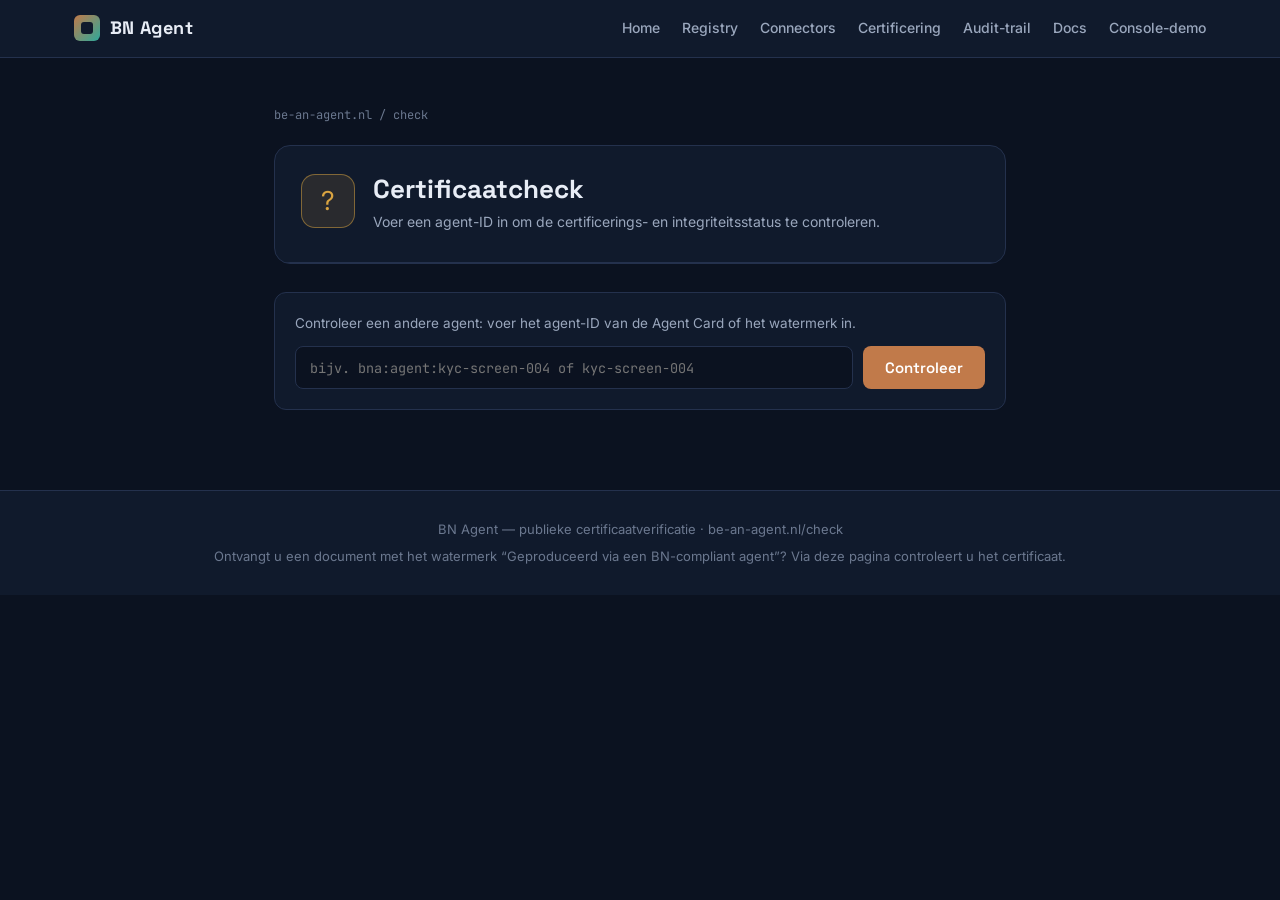
<file: bn-agent-check.html>
<!DOCTYPE html>
<html lang="nl">
<head>
<meta charset="UTF-8">
<meta name="viewport" content="width=device-width, initial-scale=1.0">
<title>Certificaatcheck | BN Agent</title>
<meta name="description" content="Publieke verificatie van het 'Powered by BN Agent'-certificaat: controleer of een agent gecertificeerd is, of de code-hash nog geldig is en of de transactie in de HITL-audittrail staat.">
<link rel="icon" href="data:image/svg+xml,%3Csvg xmlns='http://www.w3.org/2000/svg' viewBox='0 0 32 32'%3E%3Crect width='32' height='32' rx='7' fill='%23c17a4a'/%3E%3Crect x='16' width='16' height='32' rx='7' fill='%232ea89a'/%3E%3Crect x='9' y='9' width='14' height='14' rx='3' fill='%230b1220'/%3E%3C/svg%3E">
<link rel="preconnect" href="https://fonts.googleapis.com">
<link rel="preconnect" href="https://fonts.gstatic.com" crossorigin>
<link href="https://fonts.googleapis.com/css2?family=Space+Grotesk:wght@500;600;700&family=Inter:wght@400;500;600&family=JetBrains+Mono:wght@400;500&display=swap" rel="stylesheet">
<link rel="stylesheet" href="assets/bn-tokens.css">
<style>
  .page { max-width: 780px; margin: 0 auto; padding: 48px 24px 80px; }
  .crumb { font-family: var(--font-mono); font-size: 12px; color: var(--text-faint); margin-bottom: 20px; }

  .cert-card { background: var(--ink-1); border: 1px solid var(--line); border-radius: 16px; overflow: hidden; }
  .cert-top {
    padding: 28px 26px; border-bottom: 1px solid var(--line);
    display: flex; gap: 18px; align-items: flex-start; flex-wrap: wrap;
  }
  .verdict-icon {
    width: 54px; height: 54px; border-radius: 14px; flex-shrink: 0;
    display: flex; align-items: center; justify-content: center; font-size: 26px;
  }
  .verdict-icon.ok { background: rgba(76,175,125,0.12); border: 1px solid rgba(76,175,125,0.5); color: var(--green); }
  .verdict-icon.warn { background: rgba(217,164,65,0.12); border: 1px solid rgba(217,164,65,0.5); color: var(--amber); }
  .verdict-icon.fail { background: rgba(198,91,91,0.12); border: 1px solid rgba(198,91,91,0.5); color: var(--red); }
  .cert-top h1 { font-family: var(--font-display); font-size: clamp(20px, 3vw, 26px); font-weight: 700; line-height: 1.2; }
  .cert-top .sub { color: var(--text-dim); font-size: 14px; margin-top: 6px; max-width: 520px; }

  .checklist { padding: 10px 26px; }
  .check-item {
    display: flex; gap: 12px; align-items: flex-start;
    padding: 14px 0; border-bottom: 1px solid var(--line); font-size: 14px;
  }
  .check-item:last-child { border-bottom: none; }
  .check-item .mark { font-family: var(--font-mono); flex-shrink: 0; width: 18px; text-align: center; }
  .check-item .mark.ok { color: var(--green); }
  .check-item .mark.warn { color: var(--amber); }
  .check-item .mark.fail { color: var(--red); }
  .check-item .what { color: var(--text); font-weight: 500; }
  .check-item .why { color: var(--text-dim); font-size: 12.5px; margin-top: 2px; }
  .check-item .hash {
    font-family: var(--font-mono); font-size: 10px; word-break: break-all;
    color: var(--text-faint); display: block; margin-top: 4px;
  }

  .cert-foot {
    padding: 18px 26px; background: var(--ink-2); border-top: 1px solid var(--line);
    display: flex; gap: 10px; flex-wrap: wrap; align-items: center;
  }
  .cert-foot .grow { flex: 1; font-size: 12px; color: var(--text-faint); min-width: 200px; }

  .lookup { margin-top: 28px; background: var(--ink-1); border: 1px solid var(--line); border-radius: 12px; padding: 20px; }
  .lookup p { font-size: 13.5px; color: var(--text-dim); margin-bottom: 12px; }
  .lookup form { display: flex; gap: 10px; flex-wrap: wrap; }
  .lookup input {
    flex: 1; min-width: 220px; background: var(--ink-0); border: 1px solid var(--line);
    color: var(--text); padding: 11px 14px; border-radius: 8px; font-size: 13.5px; font-family: var(--font-mono);
  }
</style>
</head>
<body>

<header class="site-header">
  <div class="site-header-inner">
    <a class="brand" href="index.html"><span class="brand-mark"></span>BN Agent</a>
    <nav class="site-nav">
      <a href="index.html">Home</a>
      <a href="bn-agent-registry-preview.html">Registry</a>
      <a href="bn-agent-connectors.html">Connectors</a>
      <a href="bn-agent-certificering.html">Certificering</a>
      <a href="bn-agent-audit-trail.html">Audit-trail</a>
      <a href="bn-agent-docs.html">Docs</a>
      <a href="bn-agent-console.html">Console-demo</a>
    </nav>
  </div>
</header>

<div class="page" id="page"></div>

<footer class="site-footer">
  <p>BN Agent &mdash; publieke certificaatverificatie &middot; be-an-agent.nl/check</p>
  <p style="margin-top:6px;">Ontvangt u een document met het watermerk &ldquo;Geproduceerd via een BN-compliant agent&rdquo;? Via deze pagina controleert u het certificaat.</p>
</footer>

<script src="assets/agents-data.js"></script>
<script src="assets/audit-data.js"></script>
<script>
const params = new URLSearchParams(window.location.search);
const id = params.get("id");
const tx = params.get("tx");
const page = document.getElementById("page");

function esc(s) {
  return String(s).replace(/&/g, "&amp;").replace(/</g, "&lt;").replace(/>/g, "&gt;");
}

function lookupBox() {
  return `
    <div class="lookup">
      <p>Controleer een andere agent: voer het agent-ID van de Agent Card of het watermerk in.</p>
      <form onsubmit="event.preventDefault(); const v=this.querySelector('input').value.trim(); if(v) location.search='?id='+encodeURIComponent(v.startsWith('bna:agent:')?v:'bna:agent:'+v);">
        <input type="text" placeholder="bijv. bna:agent:kyc-screen-004 of kyc-screen-004" required>
        <button class="btn btn-primary" type="submit" style="border:none;cursor:pointer;">Controleer</button>
      </form>
    </div>`;
}

const agent = id ? window.bnAgentById(id) : null;

if (!id) {
  page.innerHTML = `
    <div class="crumb">be-an-agent.nl / check</div>
    <div class="cert-card">
      <div class="cert-top">
        <div class="verdict-icon warn">?</div>
        <div>
          <h1>Certificaatcheck</h1>
          <p class="sub">Voer een agent-ID in om de certificerings- en integriteitsstatus te controleren.</p>
        </div>
      </div>
    </div>
    ${lookupBox()}`;
} else if (!agent) {
  page.innerHTML = `
    <div class="crumb">be-an-agent.nl / check / ${esc(id)}</div>
    <div class="cert-card">
      <div class="cert-top">
        <div class="verdict-icon fail">✗</div>
        <div>
          <h1>Onbekend agent-ID</h1>
          <p class="sub">
            <span style="font-family:var(--font-mono);font-size:12px;">${esc(id)}</span> komt niet voor in de
            Discovery Registry. Een document dat naar dit ID verwijst is <strong style="color:var(--red)">niet</strong>
            geproduceerd via een BN-compliant agent, of het certificaat is ingetrokken.
          </p>
        </div>
      </div>
    </div>
    ${lookupBox()}`;
} else {
  const certOk = agent.certification.status === "gecertificeerd";
  const integrityOk = agent.integrity.status === "geldig";
  const txEntry = tx ? window.BN_AUDIT_LOG.find(e => e.log_header.transaction_id === tx) : null;
  const txRelevant = Boolean(tx);
  const auditEntries = window.BN_AUDIT_LOG.filter(e => e.identities.agent.agent_id === agent.agentId);

  const overall = certOk && integrityOk && (!txRelevant || txEntry) ? "ok" : (certOk || integrityOk) ? "warn" : "fail";
  const verdictText = {
    ok: "Certificaat geldig",
    warn: "Certificaat met voorbehoud",
    fail: "Certificaat ongeldig"
  }[overall];
  const verdictSub = {
    ok: "Deze agent is gecertificeerd, de code-hash is intact en de audittrail is beschikbaar. Output met dit watermerk is geproduceerd onder BN Agent-toezicht.",
    warn: "Niet alle controles zijn groen. Beoordeel de onderstaande punten voordat u op output van deze agent vertrouwt.",
    fail: "Deze agent voldoet niet aan de certificeringseisen. Vertrouw niet op output met dit watermerk."
  }[overall];

  const checks = [
    {
      state: certOk ? "ok" : "warn",
      what: certOk
        ? `Gecertificeerd — Boek ${agent.certification.books.join(" + ")}, geldig t/m ${agent.certification.validUntil}`
        : `Certificeringsstatus: ${agent.certification.status}`,
      why: certOk
        ? "De agent doorliep de digitale keuring, de kwetsbaarheidsscan en de ondertekening."
        : "De certificeringspipeline is nog niet (volledig) doorlopen; de agent is niet of beperkt inzetbaar."
    },
    {
      state: integrityOk ? "ok" : agent.integrity.status === "in validatie" ? "warn" : "fail",
      what: `Code-integriteit: ${agent.integrity.status}`,
      why: integrityOk
        ? "De SHA-256 vingerafdruk van de agentcode komt overeen met de ondertekende Agent Card. Eén regel code wijzigen breekt deze hash en bevriest de agent."
        : "De code-hash is (nog) niet ondertekend; de kaart geeft geen garantie dat de draaiende code overeenkomt met de gekeurde code.",
      hash: agent.integrity.codeHash
    },
    {
      state: "ok",
      what: `Risicoprofiel: niveau ${agent.riskLevel}/5 — Tier ${agent.hireTier} (${window.BN_TIER_MEANING[agent.hireTier]})`,
      why: `${window.BN_RISK_LEVEL_LABELS[agent.riskLevel]} · EU AI Act: ${agent.complianceCheck.euAiActClass}.`
    },
    {
      state: auditEntries.length || !txRelevant ? "ok" : "warn",
      what: `HITL-audittrail: ${auditEntries.length} transactie(s) in het demo-logboek`,
      why: "Elke transactie legt vast wie de agent activeerde, welke bronnen zijn gebruikt en of een mens heeft goedgekeurd, afgewezen of overschreven."
    }
  ];
  if (txRelevant) {
    checks.push(txEntry ? {
      state: "ok",
      what: `Transactie ${tx} gevonden in het WORM-logboek`,
      why: `Vastgelegd op ${txEntry.log_header.timestamp} · HITL: ${txEntry.human_in_the_loop.hitl_gate_triggered ? txEntry.human_in_the_loop.decision : "autonoom binnen mandaat"} · door ${txEntry.identities.user_id}.`,
      hash: txEntry.integrity_chain.entry_hash
    } : {
      state: "fail",
      what: `Transactie ${esc(tx)} niet gevonden`,
      why: "Het opgegeven transactienummer staat niet in het logboek van deze agent. Controleer het watermerk of neem contact op met de aanbieder."
    });
  }

  document.title = `Check ${agent.name} | BN Agent`;
  page.innerHTML = `
    <div class="crumb">be-an-agent.nl / check / ${esc(agent.agentId.split(":").pop())}</div>
    <div class="cert-card">
      <div class="cert-top">
        <div class="verdict-icon ${overall}">${overall === "ok" ? "✓" : overall === "warn" ? "!" : "✗"}</div>
        <div>
          <h1>${verdictText}</h1>
          <p class="sub"><strong style="color:var(--text)">${esc(agent.name)}</strong> · ${esc(agent.provider)} · versie ${esc(agent.version)}<br>${verdictSub}</p>
        </div>
      </div>
      <div class="checklist">
        ${checks.map(c => `
          <div class="check-item">
            <span class="mark ${c.state}">${c.state === "ok" ? "✓" : c.state === "warn" ? "!" : "✗"}</span>
            <div>
              <div class="what">${c.what}</div>
              <div class="why">${c.why}</div>
              ${c.hash ? `<span class="hash">SHA-256: ${esc(c.hash)}</span>` : ""}
            </div>
          </div>`).join("")}
      </div>
      <div class="cert-foot">
        <span class="grow">Ondertekend: ${agent.integrity.signedAt ? esc(agent.integrity.signedAt) : "nog niet"} · card_hash: ${agent.integrity.cardHash ? esc(agent.integrity.cardHash.slice(0, 16)) + "…" : "—"}</span>
        <a class="btn btn-ghost" style="padding:8px 16px;font-size:13.5px;" href="bn-agent-agent-detail.html?id=${encodeURIComponent(agent.agentId)}">Volledige Agent Card</a>
        <a class="btn btn-ghost" style="padding:8px 16px;font-size:13.5px;" href="bn-agent-audit-trail.html">Audittrail</a>
      </div>
    </div>
    ${lookupBox()}`;
}
</script>
</body>
</html>
</file>
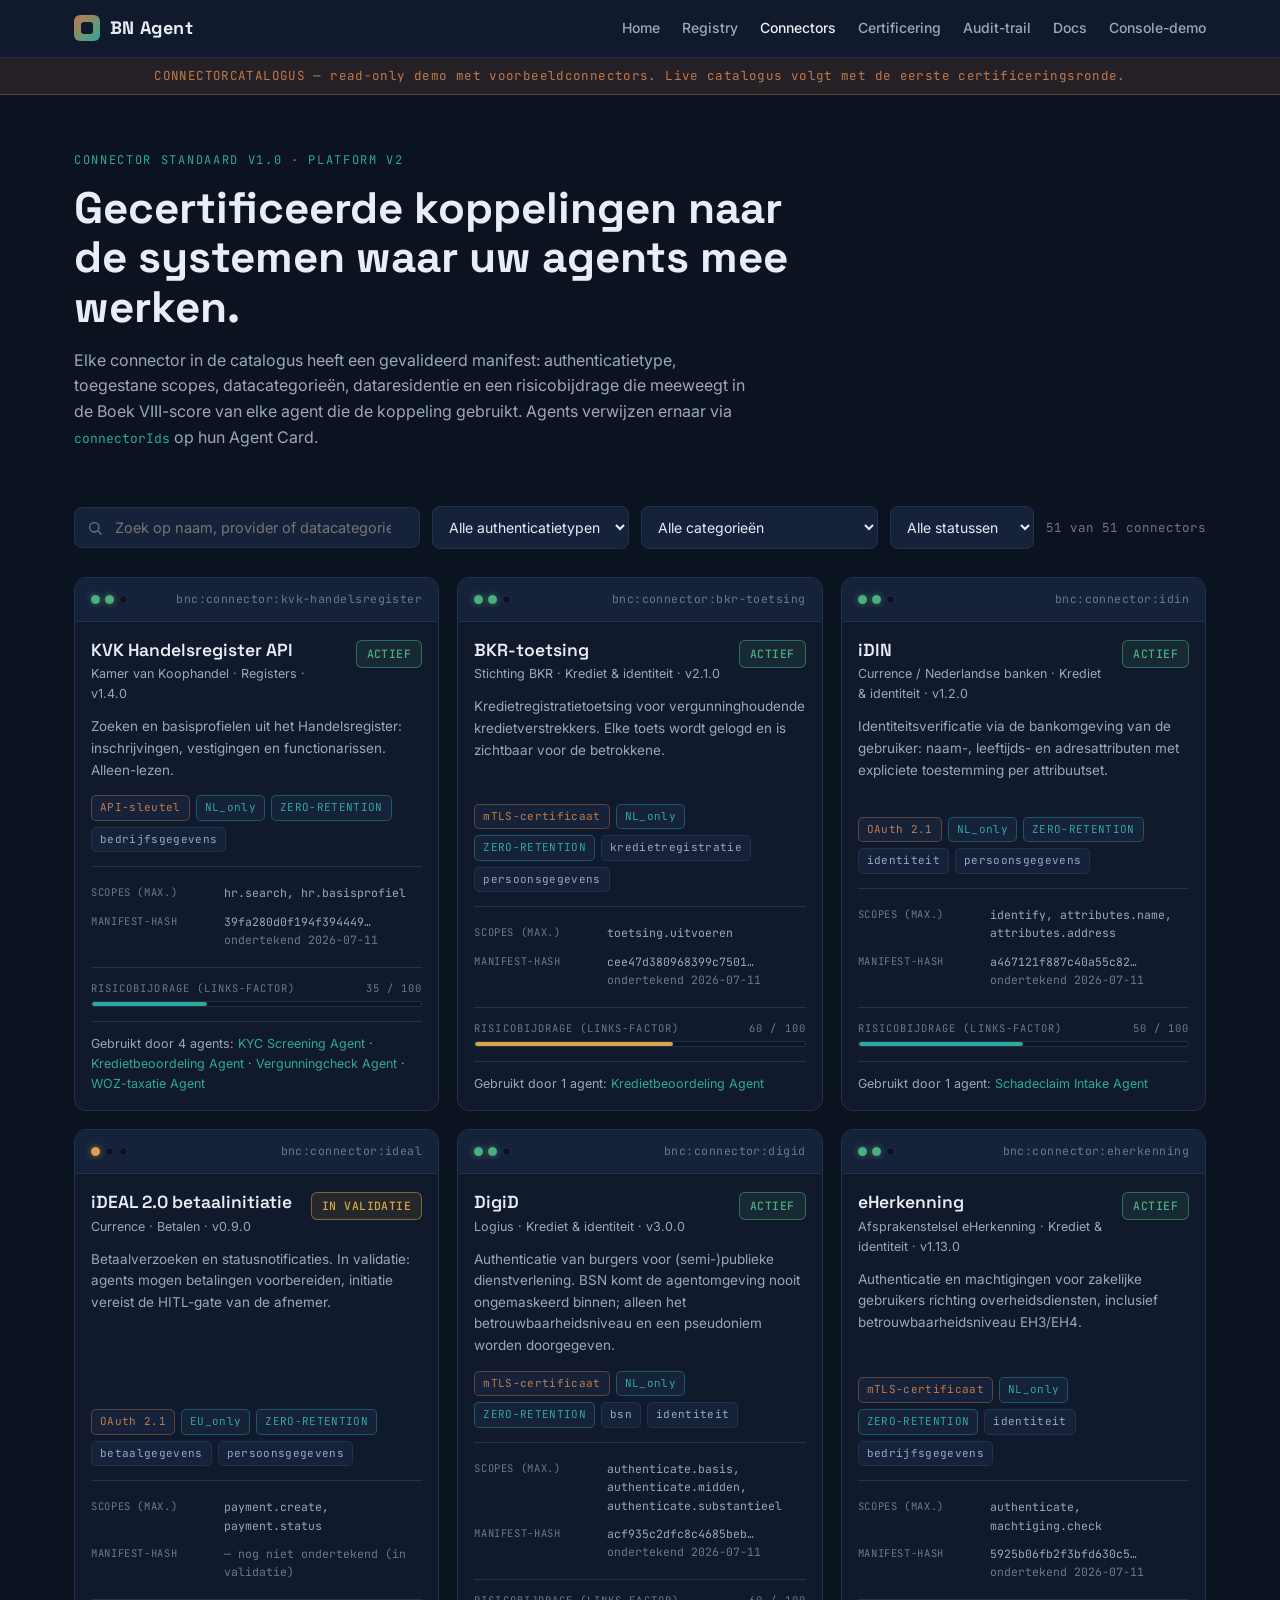
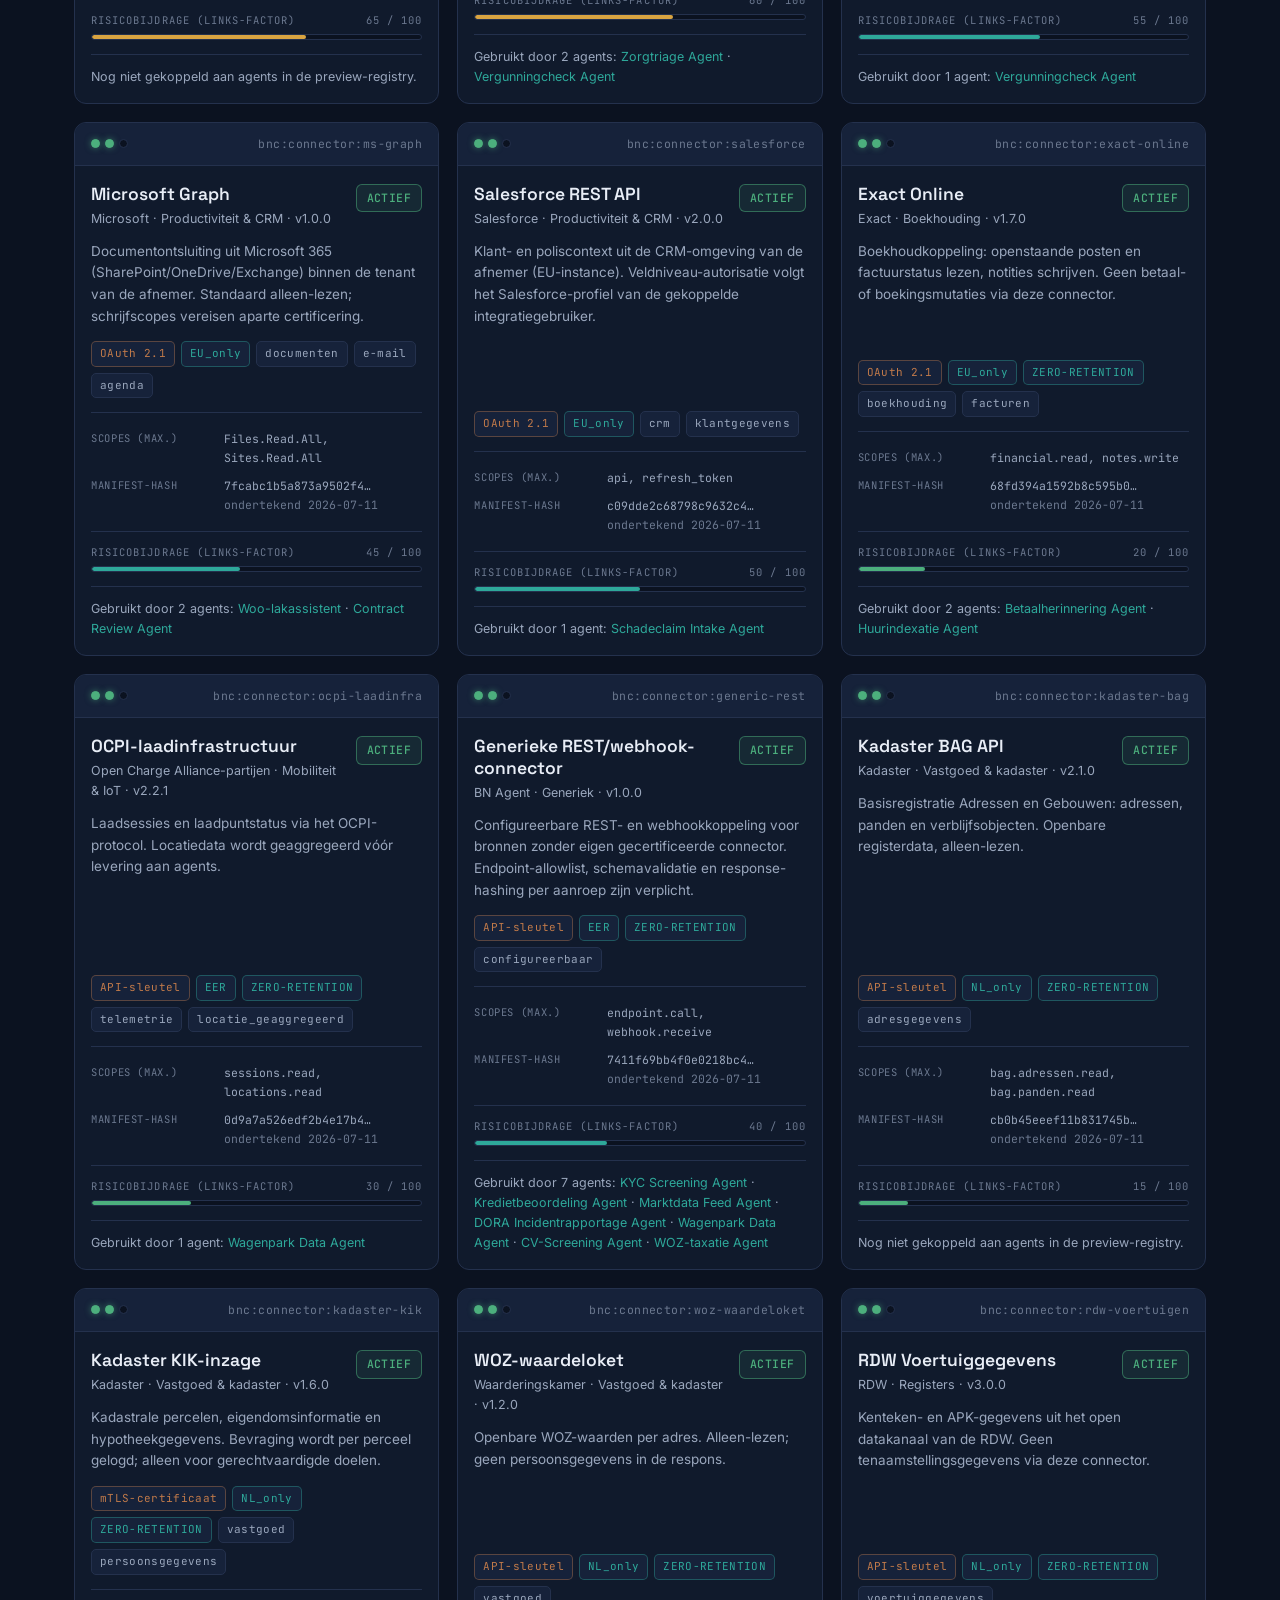
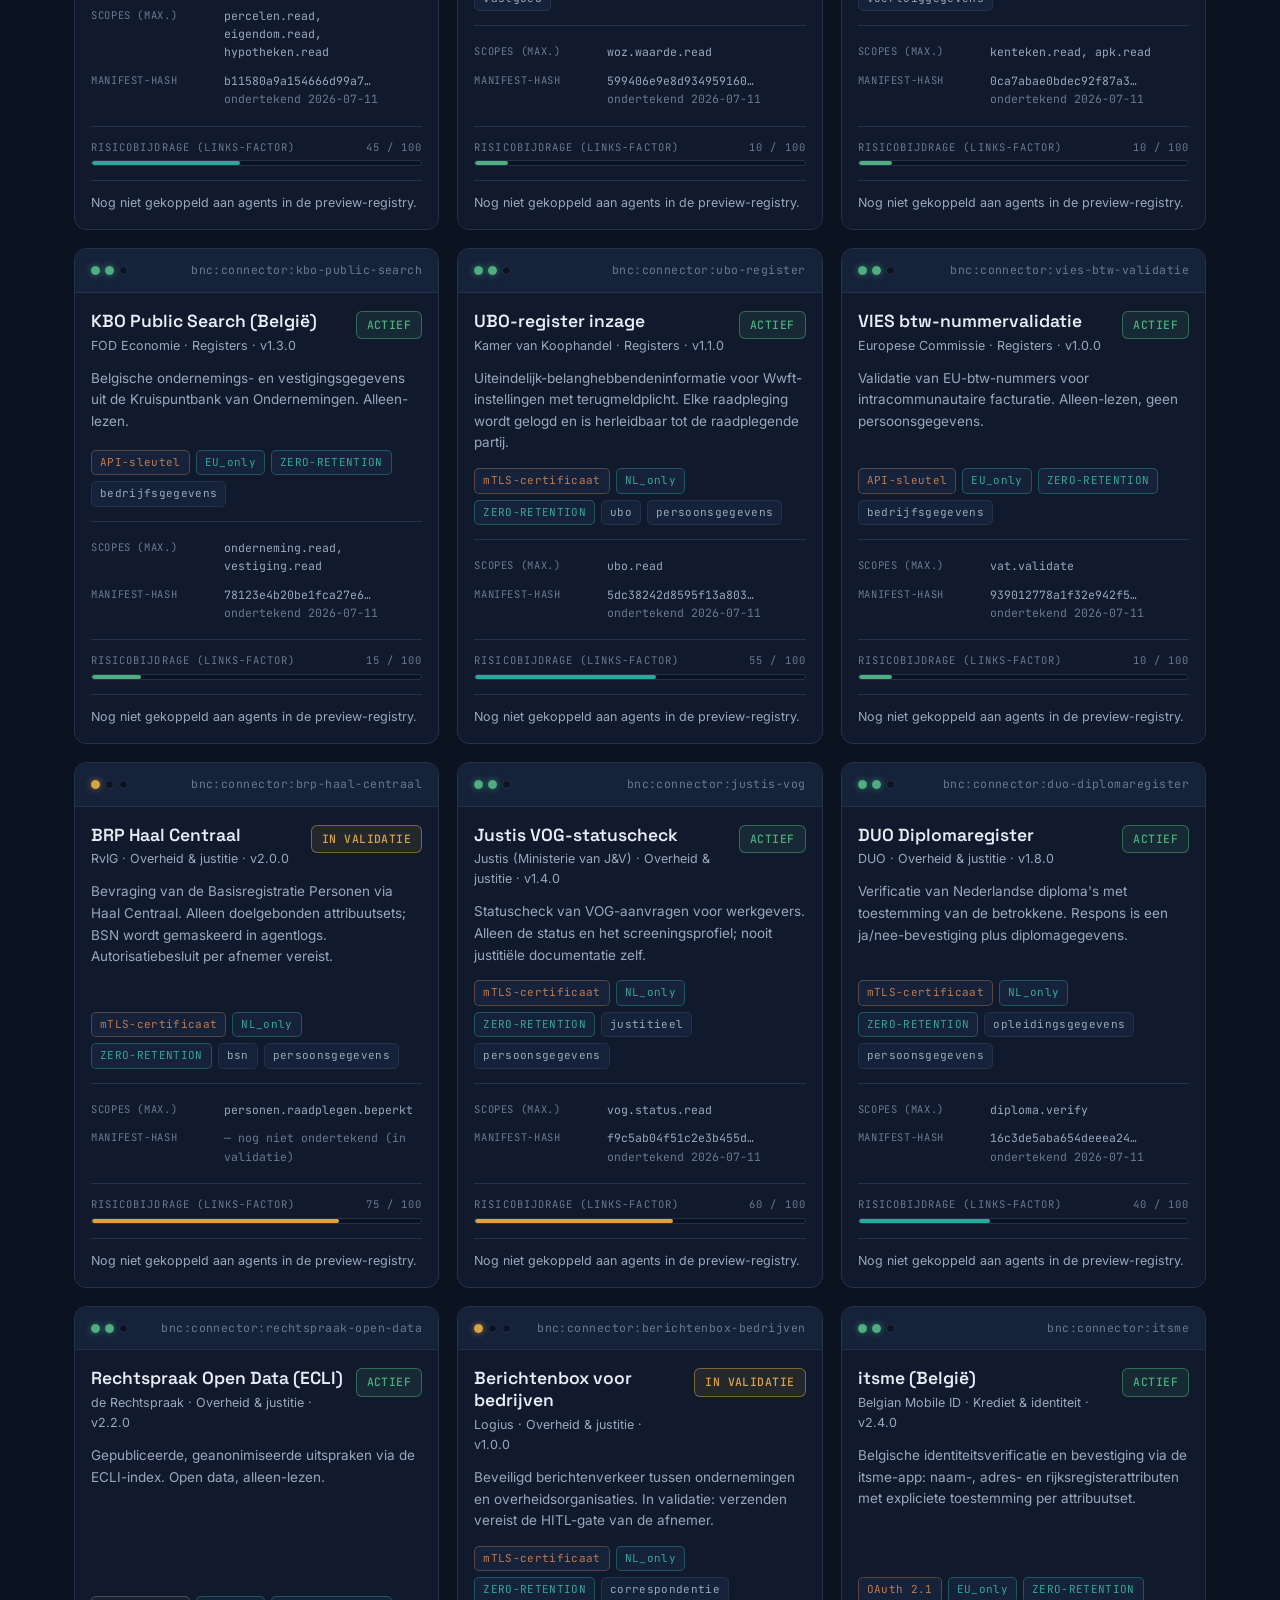
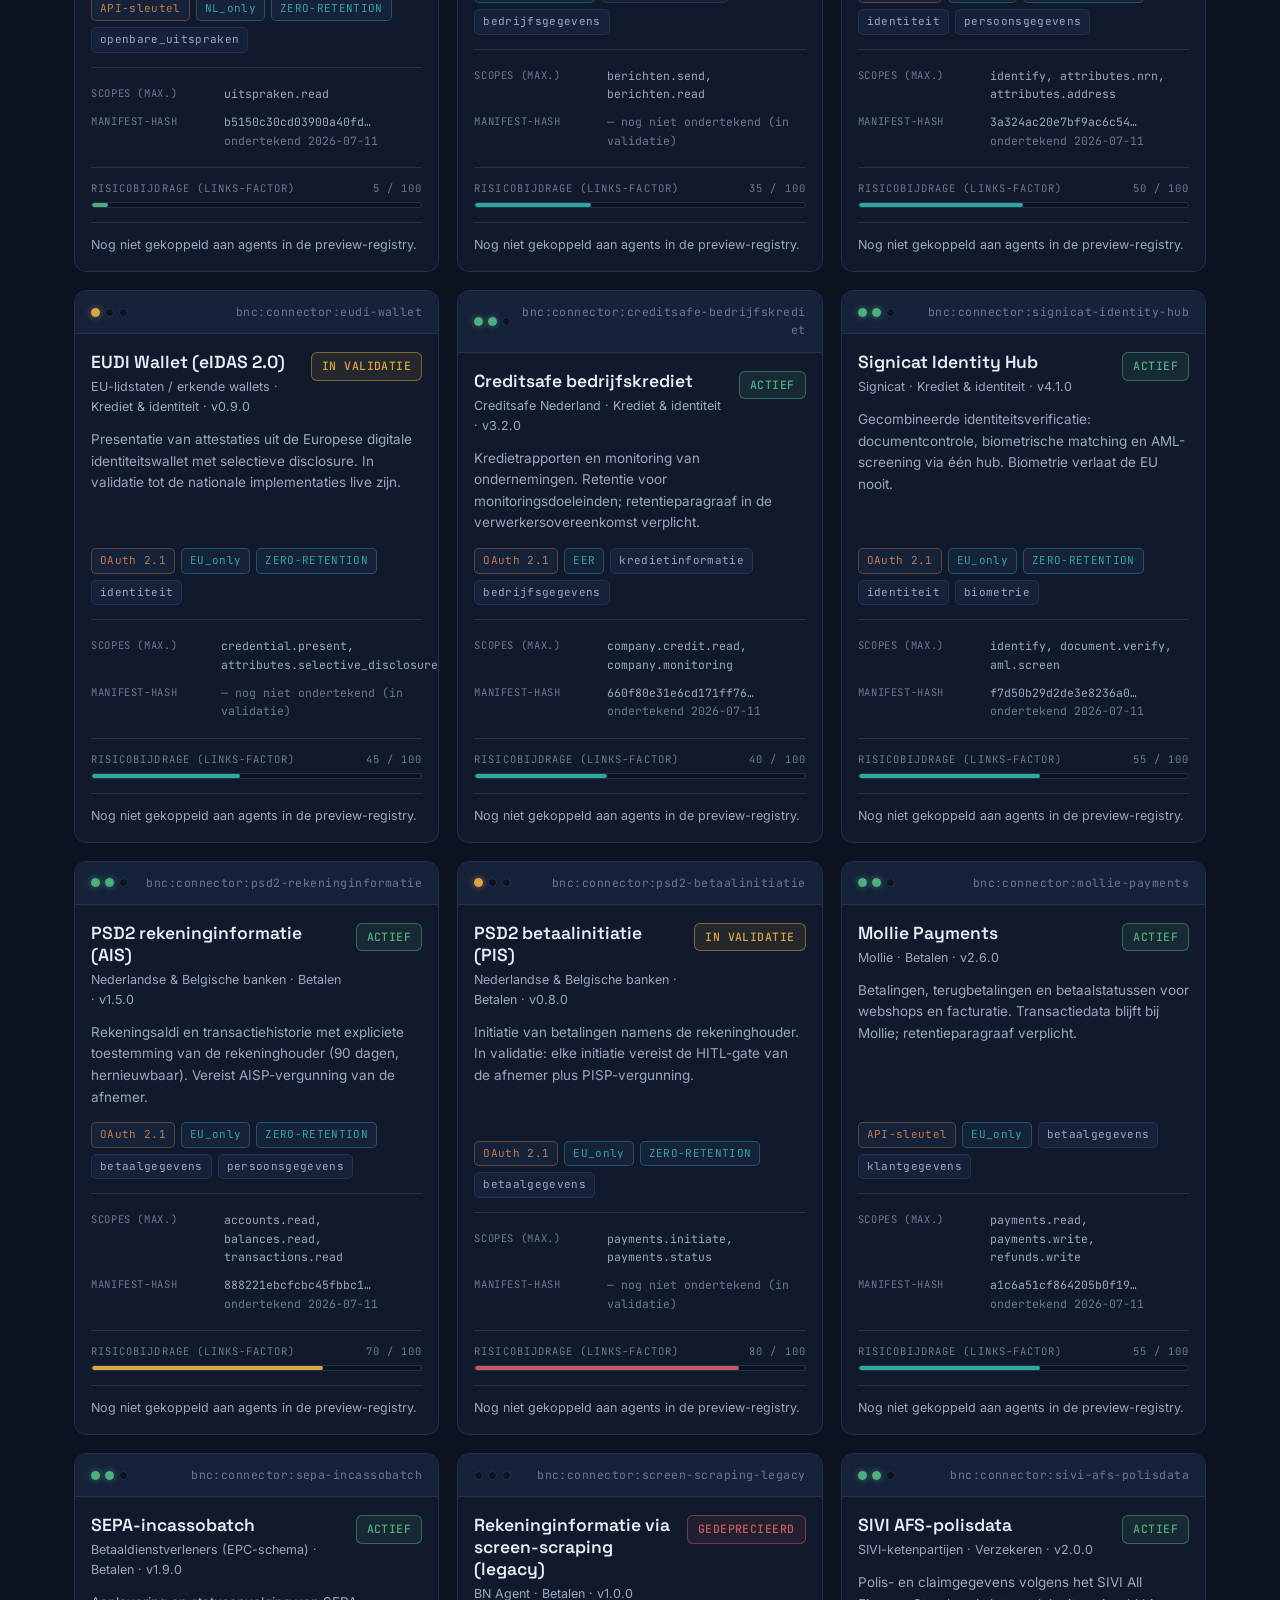
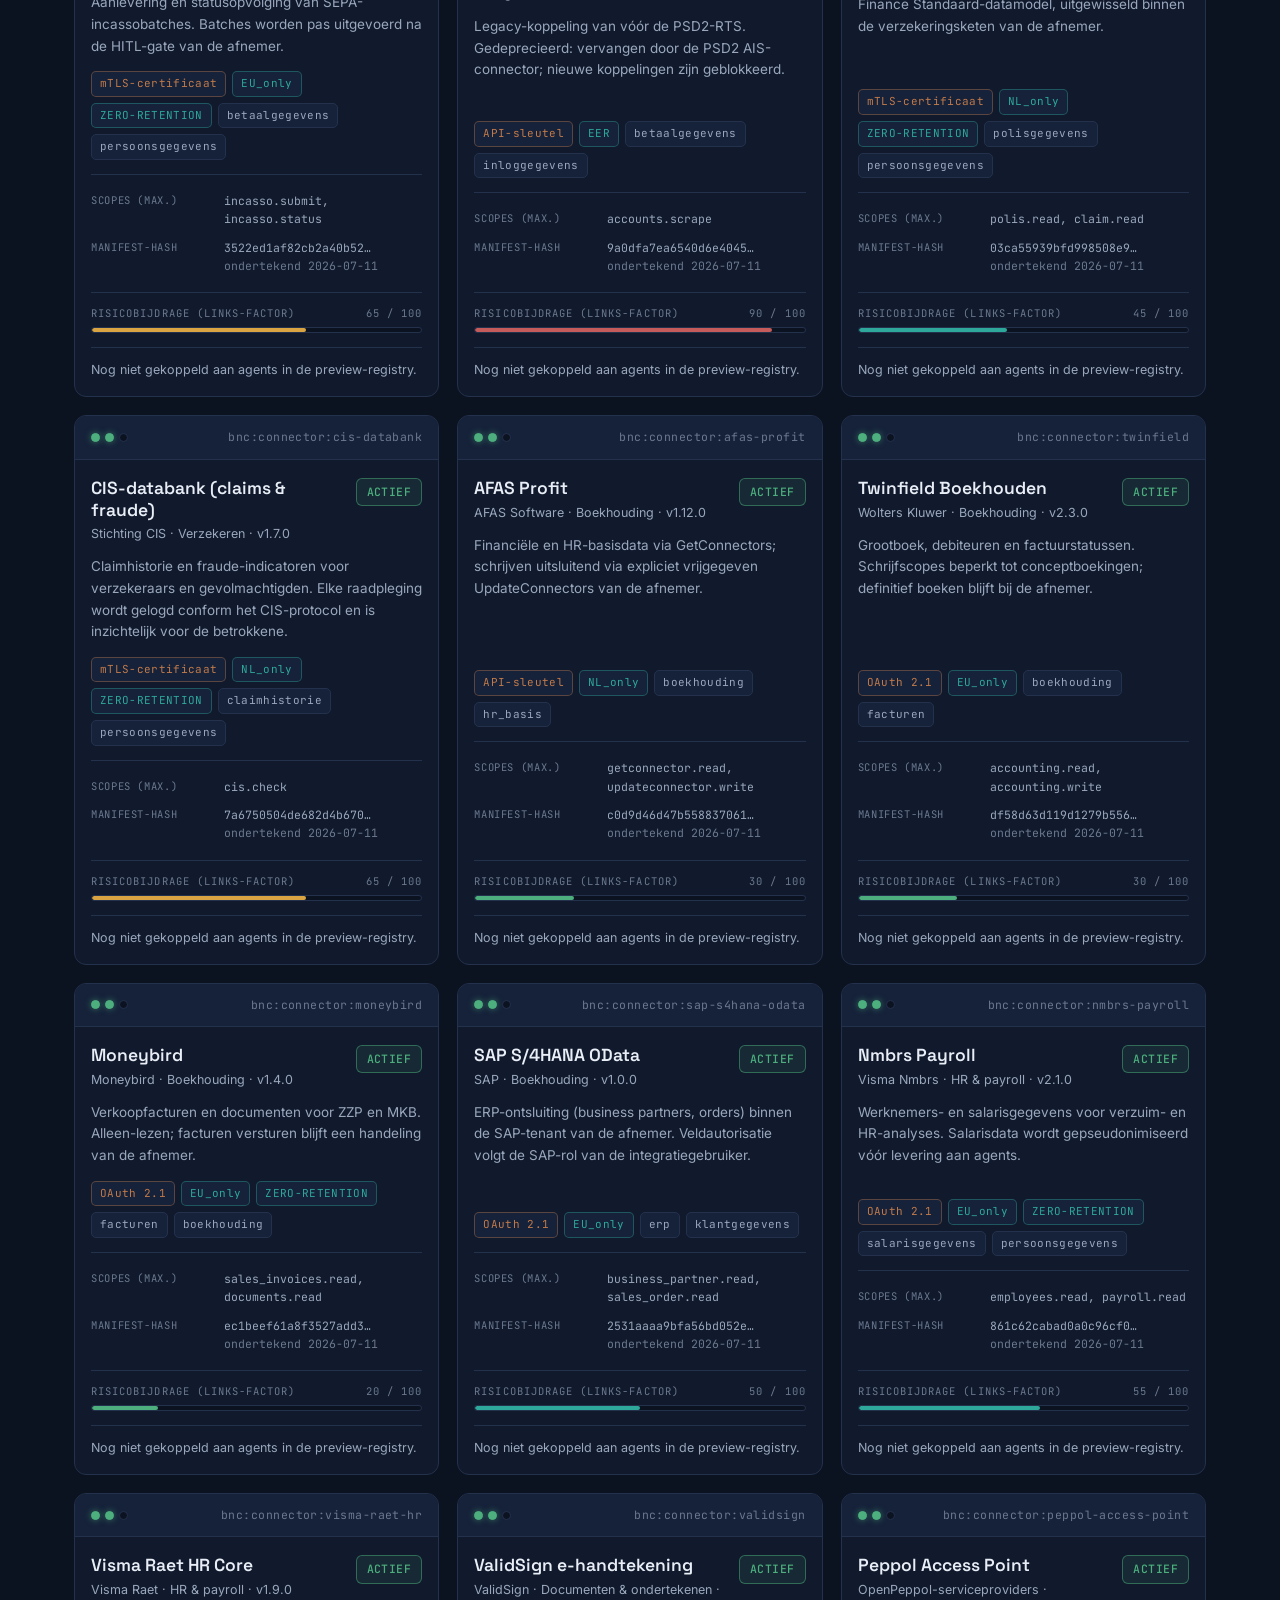
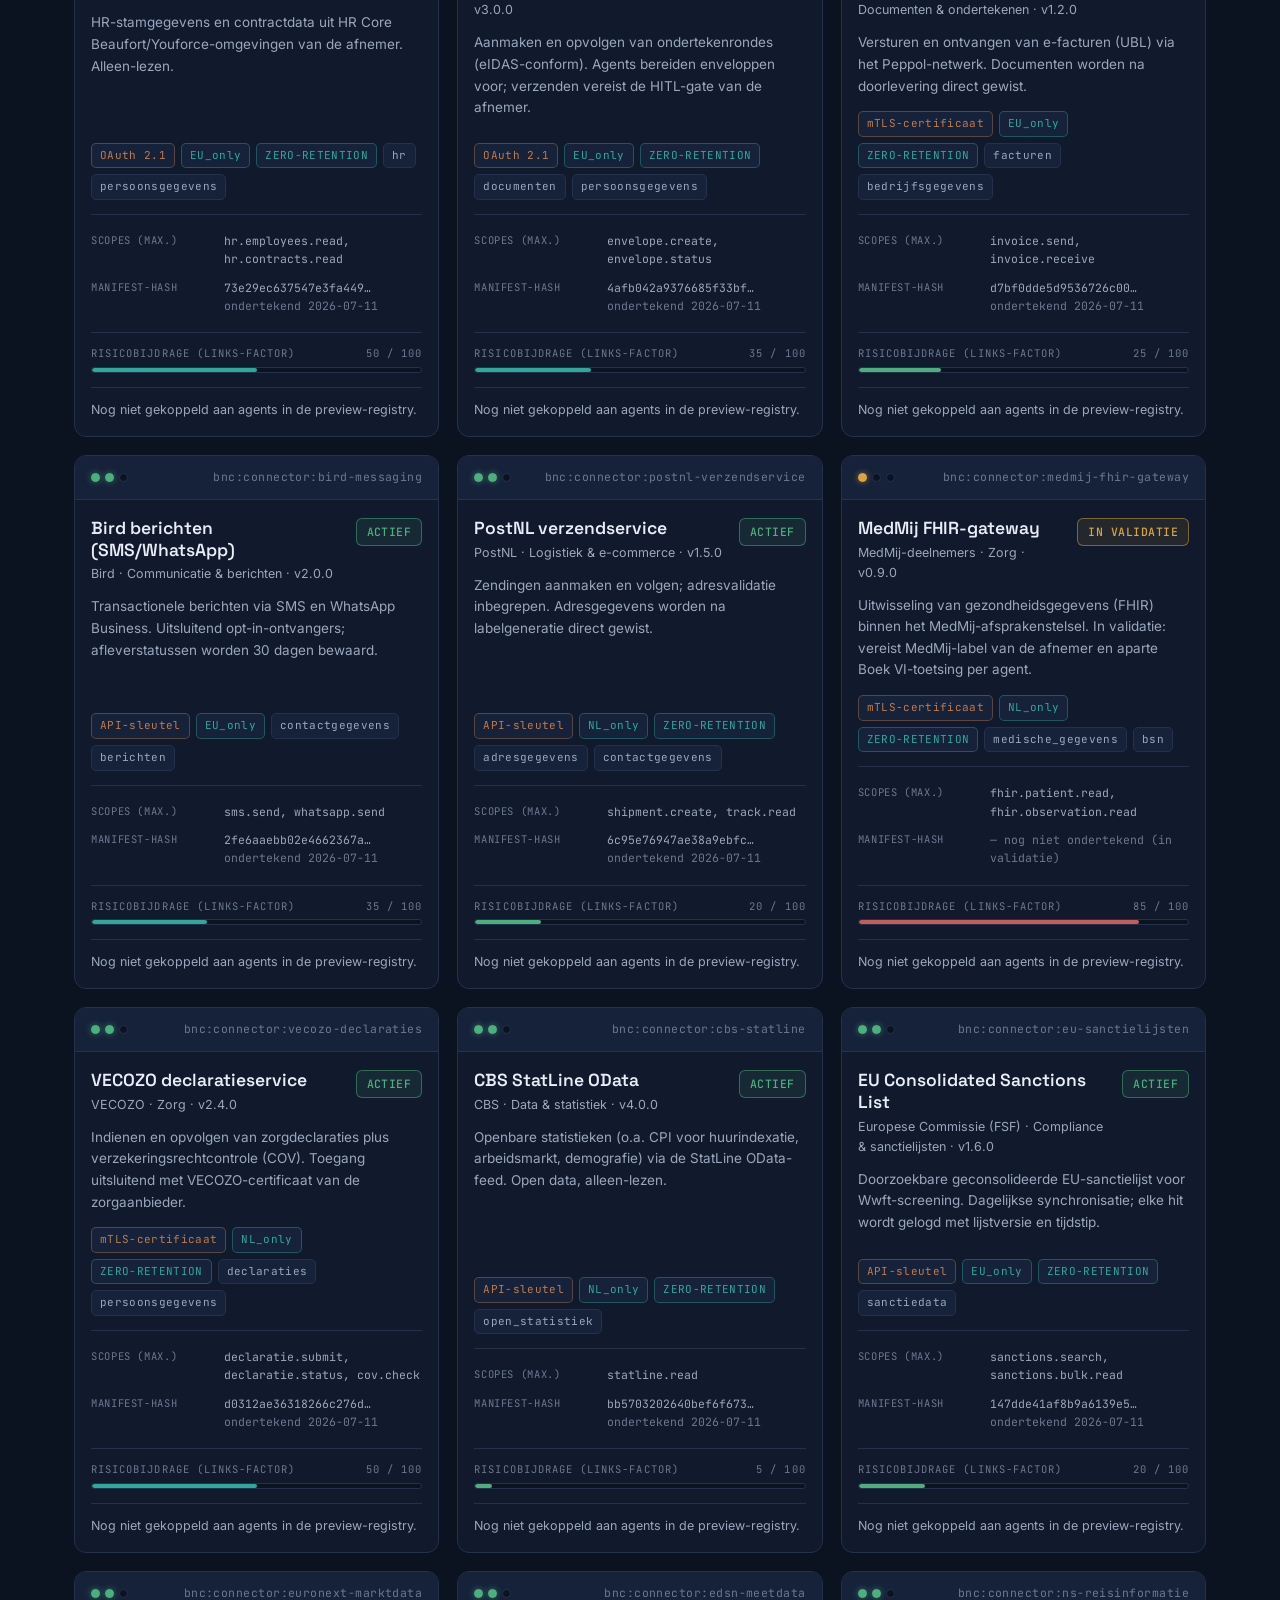
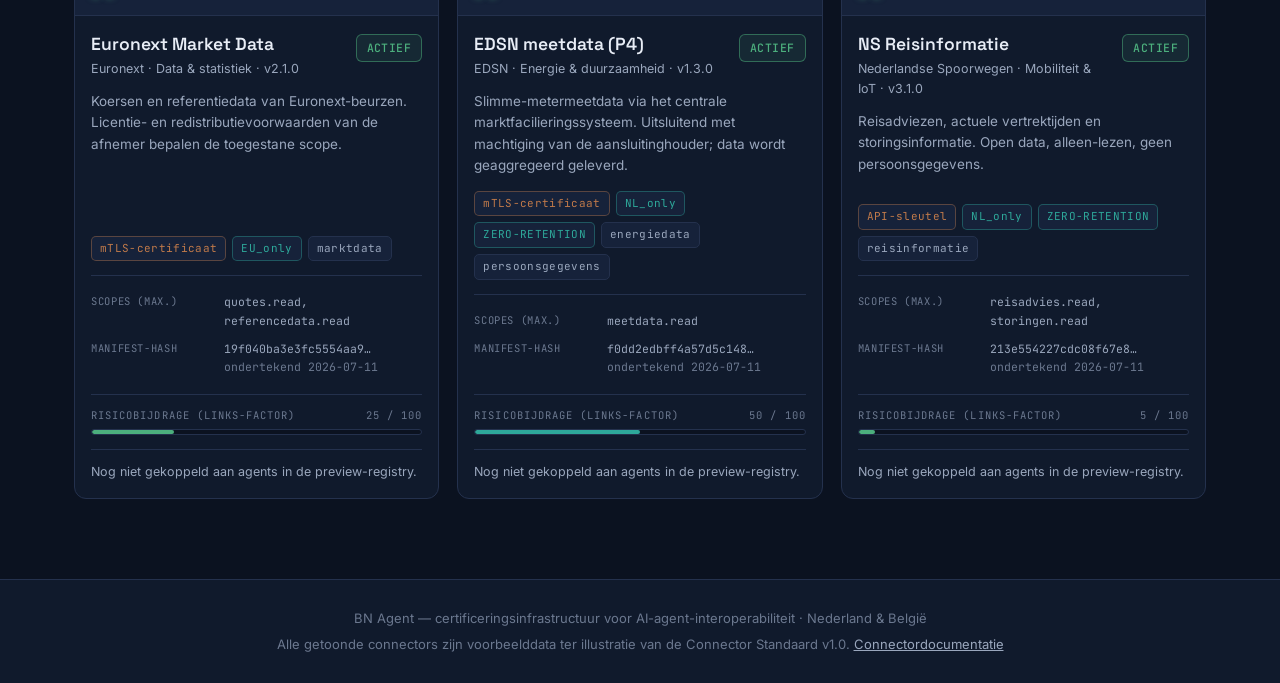
<file: bn-agent-connectors.html>
<!DOCTYPE html>
<html lang="nl">
<head>
<meta charset="UTF-8">
<meta name="viewport" content="width=device-width, initial-scale=1.0">
<title>Connectors — Catalogus | BN Agent</title>
<meta name="description" content="Catalogus van gecertificeerde systeemconnectors (iDIN, KVK, DigiD, eHerkenning, Microsoft Graph, Salesforce en meer): authenticatietype, datacategorieën, dataresidentie en risicobijdrage per koppeling.">
<link rel="icon" href="data:image/svg+xml,%3Csvg xmlns='http://www.w3.org/2000/svg' viewBox='0 0 32 32'%3E%3Crect width='32' height='32' rx='7' fill='%23c17a4a'/%3E%3Crect x='16' width='16' height='32' rx='7' fill='%232ea89a'/%3E%3Crect x='9' y='9' width='14' height='14' rx='3' fill='%230b1220'/%3E%3C/svg%3E">
<link rel="preconnect" href="https://fonts.googleapis.com">
<link rel="preconnect" href="https://fonts.gstatic.com" crossorigin>
<link href="https://fonts.googleapis.com/css2?family=Space+Grotesk:wght@500;600;700&family=Inter:wght@400;500;600&family=JetBrains+Mono:wght@400;500&display=swap" rel="stylesheet">
<link rel="stylesheet" href="assets/bn-tokens.css">
<style>
  .preview-banner {
    background: var(--copper-soft);
    border-bottom: 1px solid rgba(193, 122, 74, 0.35);
    text-align: center; padding: 8px 24px;
    font-family: var(--font-mono); font-size: 12.5px; color: var(--copper);
    letter-spacing: 0.03em;
  }
  .hero { max-width: 1180px; margin: 0 auto; padding: 56px 24px 32px; }
  .hero h1 {
    font-family: var(--font-display); font-size: clamp(30px, 4.5vw, 44px);
    font-weight: 700; line-height: 1.12; max-width: 760px;
  }
  .hero p.sub { color: var(--text-dim); max-width: 680px; margin-top: 16px; font-size: 16px; }

  .filter-bar {
    max-width: 1180px; margin: 24px auto 0; padding: 0 24px;
    display: flex; flex-wrap: wrap; gap: 12px; align-items: center;
  }
  .search-wrap { position: relative; flex: 1 1 320px; max-width: 460px; }
  .search-wrap input {
    width: 100%; background: var(--ink-2); border: 1px solid var(--line);
    border-radius: 8px; color: var(--text); padding: 11px 14px 11px 40px;
    font-family: var(--font-body); font-size: 14.5px; outline: none;
  }
  .search-wrap input:focus { border-color: var(--teal); }
  .search-wrap svg {
    position: absolute; left: 13px; top: 50%; transform: translateY(-50%);
    width: 16px; height: 16px; stroke: var(--text-faint);
  }
  select.filter {
    background: var(--ink-2); border: 1px solid var(--line); border-radius: 8px;
    color: var(--text); padding: 11px 12px; font-family: var(--font-body);
    font-size: 14px; outline: none; cursor: pointer;
  }
  select.filter:focus { border-color: var(--teal); }
  .result-count {
    font-family: var(--font-mono); font-size: 12.5px; color: var(--text-faint);
    margin-left: auto;
  }

  .grid {
    max-width: 1180px; margin: 28px auto 80px; padding: 0 24px;
    display: grid; grid-template-columns: repeat(auto-fill, minmax(340px, 1fr));
    gap: 18px;
  }
  .empty-state {
    grid-column: 1 / -1; text-align: center; color: var(--text-faint);
    padding: 60px 0; font-size: 15px;
  }

  .connector-card {
    background: var(--ink-1); border: 1px solid var(--line); border-radius: 12px;
    overflow: hidden; display: flex; flex-direction: column;
    transition: border-color 0.15s ease, transform 0.15s ease;
  }
  .connector-card:hover { border-color: #35476e; transform: translateY(-2px); }
  .card-jack {
    display: flex; align-items: center; gap: 10px;
    padding: 12px 16px; background: var(--ink-2);
    border-bottom: 1px solid var(--line);
    font-family: var(--font-mono); font-size: 11.5px; color: var(--text-faint);
  }
  .jack-id { margin-left: auto; letter-spacing: 0.04em; word-break: break-all; text-align: right; }
  .jack-port.lit-actief { border-color: var(--green); background: var(--green); box-shadow: 0 0 6px rgba(76,175,125,0.6); }
  .jack-port.lit-validatie { border-color: var(--amber); background: var(--amber); box-shadow: 0 0 6px rgba(217,164,65,0.6); }

  .card-body { padding: 18px 16px 16px; flex: 1; display: flex; flex-direction: column; }
  .card-top { display: flex; align-items: flex-start; gap: 12px; }
  .card-title { font-family: var(--font-display); font-size: 17.5px; font-weight: 600; line-height: 1.25; }
  .card-provider { font-size: 12.5px; color: var(--text-dim); margin-top: 3px; }
  .status-pill {
    margin-left: auto; flex-shrink: 0;
    font-family: var(--font-mono); font-weight: 500; font-size: 11.5px;
    padding: 4px 10px; border-radius: 6px; letter-spacing: 0.04em; border: 1px solid;
  }
  .status-actief { color: var(--green); border-color: rgba(76,175,125,0.5); background: rgba(76,175,125,0.1); }
  .status-validatie { color: var(--amber); border-color: rgba(217,164,65,0.5); background: rgba(217,164,65,0.1); }
  .status-gedeprecieerd { color: var(--red); border-color: rgba(198,91,91,0.5); background: rgba(198,91,91,0.1); }

  .card-desc { color: var(--text-dim); font-size: 13.5px; margin-top: 12px; flex: 1; }
  .badge-row { display: flex; flex-wrap: wrap; gap: 6px; margin-top: 14px; }
  .badge.auth { color: var(--copper); border-color: rgba(193,122,74,0.4); }
  .badge.res { color: var(--teal); border-color: rgba(46,168,154,0.4); }

  .kv-mini {
    display: grid; grid-template-columns: minmax(130px, 40%) 1fr; gap: 0;
    margin-top: 14px; padding-top: 12px; border-top: 1px solid var(--line);
    font-size: 12.5px;
  }
  .kv-mini > div { padding: 5px 0; }
  .kv-mini .k { font-family: var(--font-mono); font-size: 10.5px; letter-spacing: 0.06em; text-transform: uppercase; color: var(--text-faint); }
  .kv-mini .v { color: var(--text-dim); }

  .risk-row { margin-top: 12px; padding-top: 12px; border-top: 1px solid var(--line); }
  .risk-label {
    font-family: var(--font-mono); font-size: 10.5px; letter-spacing: 0.1em;
    text-transform: uppercase; color: var(--text-faint); margin-bottom: 5px;
    display: flex; justify-content: space-between;
  }
  .risk-track {
    height: 6px; border-radius: 3px; background: var(--ink-0);
    border: 1px solid var(--line); overflow: hidden;
  }
  .risk-fill { height: 100%; border-radius: 3px; }

  .used-by {
    margin-top: 14px; padding-top: 12px; border-top: 1px solid var(--line);
    font-size: 12.5px; color: var(--text-dim);
  }
  .used-by a { color: var(--teal); text-decoration: none; }
  .used-by a:hover { color: var(--text); }

  @media (max-width: 640px) { .grid { grid-template-columns: 1fr; } }
</style>
</head>
<body>

<header class="site-header">
  <div class="site-header-inner">
    <a class="brand" href="index.html"><span class="brand-mark"></span>BN Agent</a>
    <nav class="site-nav" aria-label="Hoofdnavigatie">
      <a href="index.html">Home</a>
      <a href="bn-agent-registry-preview.html">Registry</a>
      <a href="bn-agent-connectors.html" class="active" aria-current="page">Connectors</a>
      <a href="bn-agent-certificering.html">Certificering</a>
      <a href="bn-agent-audit-trail.html">Audit-trail</a>
      <a href="bn-agent-docs.html">Docs</a>
      <a href="bn-agent-console.html">Console-demo</a>
    </nav>
  </div>
</header>

<div class="preview-banner">CONNECTORCATALOGUS &mdash; read-only demo met voorbeeldconnectors. Live catalogus volgt met de eerste certificeringsronde.</div>

<section class="hero">
  <div class="kicker">Connector Standaard v1.0 &middot; platform v2</div>
  <h1>Gecertificeerde koppelingen naar de systemen waar uw agents mee werken.</h1>
  <p class="sub">Elke connector in de catalogus heeft een gevalideerd manifest: authenticatietype, toegestane scopes, datacategorie&euml;n, dataresidentie en een risicobijdrage die meeweegt in de Boek VIII-score van elke agent die de koppeling gebruikt. Agents verwijzen ernaar via <code style="font-family:var(--font-mono);font-size:13px;color:var(--teal);">connectorIds</code> op hun Agent Card.</p>
</section>

<div class="filter-bar" role="search">
  <div class="search-wrap">
    <svg viewBox="0 0 24 24" fill="none" stroke-width="2" stroke-linecap="round" aria-hidden="true"><circle cx="11" cy="11" r="7"/><line x1="21" y1="21" x2="16.5" y2="16.5"/></svg>
    <input type="search" id="search-input" placeholder="Zoek op naam, provider of datacategorie&hellip;" autocomplete="off" aria-label="Zoek in de connectorcatalogus">
  </div>
  <select class="filter" id="filter-auth" aria-label="Filter op authenticatietype">
    <option value="">Alle authenticatietypen</option>
    <option value="oauth2">OAuth 2.1</option>
    <option value="apiKey">API-sleutel</option>
    <option value="mtls">mTLS-certificaat</option>
  </select>
  <select class="filter" id="filter-category" aria-label="Filter op categorie">
    <option value="">Alle categorie&euml;n</option>
  </select>
  <select class="filter" id="filter-status" aria-label="Filter op status">
    <option value="">Alle statussen</option>
    <option value="actief">Actief</option>
    <option value="in validatie">In validatie</option>
    <option value="gedeprecieerd">Gedeprecieerd</option>
  </select>
  <span class="result-count" id="result-count" aria-live="polite"></span>
</div>

<main class="grid" id="connector-grid"></main>

<footer class="site-footer">
  <p>BN Agent &mdash; certificeringsinfrastructuur voor AI-agent-interoperabiliteit &middot; Nederland &amp; Belgi&euml;</p>
  <p style="margin-top:6px;">Alle getoonde connectors zijn voorbeelddata ter illustratie van de Connector Standaard v1.0. <a href="bn-agent-docs.html#connectors">Connectordocumentatie</a></p>
</footer>

<script src="assets/agents-data.js"></script>
<script src="assets/connectors-data.js"></script>
<script>
// Connectordata komt uit assets/connectors-data.js — gedeeld met de
// agent-detailpagina; agentkoppelingen komen uit assets/agents-data.js.
const CONNECTORS = window.BN_CONNECTORS;
const AUTH_LABELS = window.BN_CONNECTOR_AUTH_LABELS;

const grid = document.getElementById("connector-grid");
const searchInput = document.getElementById("search-input");
const authSelect = document.getElementById("filter-auth");
const categorySelect = document.getElementById("filter-category");
const statusSelect = document.getElementById("filter-status");
const resultCount = document.getElementById("result-count");

function esc(s) {
  return String(s).replace(/&/g, "&amp;").replace(/</g, "&lt;").replace(/>/g, "&gt;").replace(/"/g, "&quot;");
}

// Categoriefilter vullen vanuit de data
[...new Set(CONNECTORS.map(c => c.category))].sort().forEach(cat => {
  const opt = document.createElement("option");
  opt.value = cat; opt.textContent = cat;
  categorySelect.appendChild(opt);
});

function riskColor(rc) {
  if (rc <= 30) return "var(--green)";
  if (rc <= 55) return "var(--teal)";
  if (rc <= 75) return "var(--amber)";
  return "var(--red)";
}

function statusClass(status) {
  return status === "actief" ? "status-actief" : status === "in validatie" ? "status-validatie" : "status-gedeprecieerd";
}

function renderCard(c) {
  const usedBy = window.bnAgentsForConnector(c.connectorId);
  const portClass = c.status === "actief" ? "lit-actief" : c.status === "in validatie" ? "lit-validatie" : "";
  const usedByHtml = usedBy.length
    ? `Gebruikt door ${usedBy.length} agent${usedBy.length === 1 ? "" : "s"}: ` +
      usedBy.map(a => `<a href="bn-agent-agent-detail.html?id=${encodeURIComponent(a.agentId)}">${esc(a.name)}</a>`).join(" &middot; ")
    : "Nog niet gekoppeld aan agents in de preview-registry.";

  return `
  <article class="connector-card">
    <div class="card-jack">
      <span class="jack-ports" aria-hidden="true">
        <span class="jack-port ${portClass}"></span>
        <span class="jack-port ${c.status === "actief" ? portClass : ""}"></span>
        <span class="jack-port"></span>
      </span>
      <span class="jack-id">${esc(c.connectorId)}</span>
    </div>
    <div class="card-body">
      <div class="card-top">
        <div>
          <h2 class="card-title">${esc(c.name)}</h2>
          <div class="card-provider">${esc(c.provider)} &middot; ${esc(c.category)} &middot; v${esc(c.version)}</div>
        </div>
        <span class="status-pill ${statusClass(c.status)}">${esc(c.status.toUpperCase())}</span>
      </div>
      <p class="card-desc">${esc(c.description)}</p>
      <div class="badge-row">
        <span class="badge auth">${esc(AUTH_LABELS[c.authType] || c.authType)}</span>
        <span class="badge res">${esc(c.dataResidency)}</span>
        ${c.zeroDataRetention ? `<span class="badge cert">ZERO-RETENTION</span>` : ""}
        ${c.dataCategories.map(d => `<span class="badge">${esc(d)}</span>`).join("")}
      </div>
      <div class="kv-mini">
        <div class="k">scopes (max.)</div><div class="v" style="font-family:var(--font-mono);font-size:11.5px;">${c.scopes.map(esc).join(", ")}</div>
        <div class="k">manifest-hash</div><div class="v" style="font-family:var(--font-mono);font-size:11.5px;">${c.integrity
          ? `<span title="${esc(c.integrity.manifestHash)}">${esc(c.integrity.manifestHash.slice(0, 20))}&hellip;</span> <span style="color:var(--text-faint);">ondertekend ${esc(c.integrity.signedAt.slice(0, 10))}</span>`
          : `<span style="color:var(--text-faint);">&mdash; nog niet ondertekend (in validatie)</span>`}</div>
      </div>
      <div class="risk-row">
        <div class="risk-label"><span>Risicobijdrage (links-factor)</span><span>${c.riskContribution} / 100</span></div>
        <div class="risk-track" role="img" aria-label="Risicobijdrage ${c.riskContribution} van 100"><div class="risk-fill" style="width:${c.riskContribution}%;background:${riskColor(c.riskContribution)}"></div></div>
      </div>
      <div class="used-by">${usedByHtml}</div>
    </div>
  </article>`;
}

function applyFilters() {
  const q = searchInput.value.trim().toLowerCase();
  const auth = authSelect.value;
  const category = categorySelect.value;
  const status = statusSelect.value;

  const filtered = CONNECTORS.filter(c => {
    if (auth && c.authType !== auth) return false;
    if (category && c.category !== category) return false;
    if (status && c.status !== status) return false;
    if (q) {
      const haystack = [c.name, c.provider, c.description, c.category, ...c.dataCategories, ...c.scopes].join(" ").toLowerCase();
      if (!haystack.includes(q)) return false;
    }
    return true;
  });

  grid.innerHTML = filtered.length
    ? filtered.map(renderCard).join("")
    : `<div class="empty-state">Geen connectors gevonden voor deze filters.</div>`;
  resultCount.textContent = `${filtered.length} van ${CONNECTORS.length} connectors`;
}

searchInput.addEventListener("input", applyFilters);
[authSelect, categorySelect, statusSelect].forEach(el => el.addEventListener("change", applyFilters));
applyFilters();
</script>
</body>
</html>
</file>
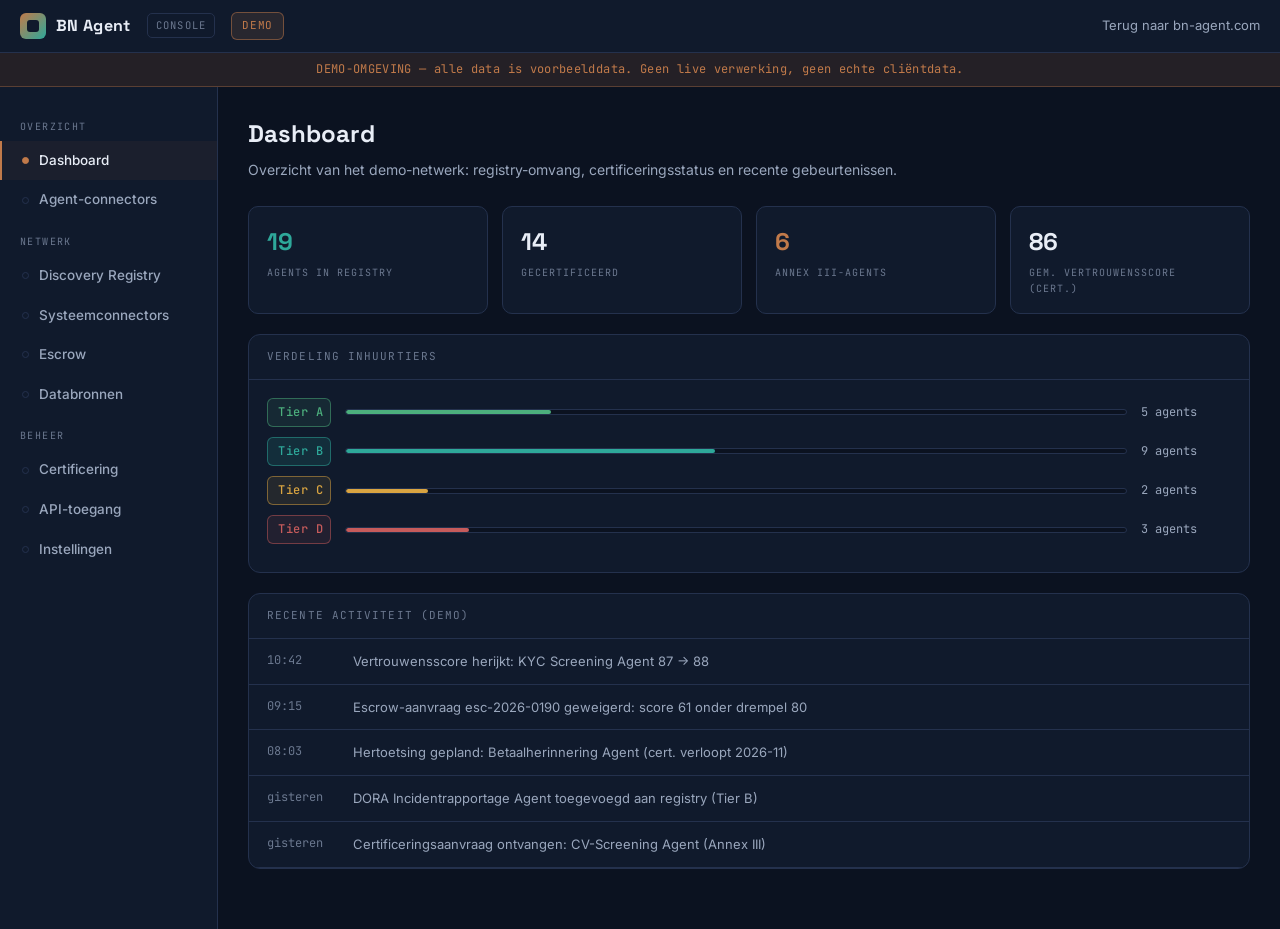
<file: bn-agent-console.html>
<!DOCTYPE html>
<html lang="nl">
<head>
<meta charset="UTF-8">
<meta name="viewport" content="width=device-width, initial-scale=1.0">
<title>Console — Demo | BN Agent</title>
<meta name="description" content="Demo-omgeving van de BN Agent-console: dashboard, agent-connectors, Discovery Registry, Escrow en certificeringsbeheer met voorbeelddata.">
<meta name="robots" content="noindex">
<link rel="icon" href="data:image/svg+xml,%3Csvg xmlns='http://www.w3.org/2000/svg' viewBox='0 0 32 32'%3E%3Crect width='32' height='32' rx='7' fill='%23c17a4a'/%3E%3Crect x='16' width='16' height='32' rx='7' fill='%232ea89a'/%3E%3Crect x='9' y='9' width='14' height='14' rx='3' fill='%230b1220'/%3E%3C/svg%3E">
<link rel="preconnect" href="https://fonts.googleapis.com">
<link rel="preconnect" href="https://fonts.gstatic.com" crossorigin>
<link href="https://fonts.googleapis.com/css2?family=Space+Grotesk:wght@500;600;700&family=Inter:wght@400;500;600&family=JetBrains+Mono:wght@400;500&display=swap" rel="stylesheet">
<link rel="stylesheet" href="assets/bn-tokens.css">
<style>
  body { font-size: 14px; }

  .console-header {
    border-bottom: 1px solid var(--line); background: var(--ink-1);
    padding: 12px 20px; display: flex; align-items: center; gap: 16px;
    position: sticky; top: 0; z-index: 30;
  }
  .console-header .brand { font-size: 16px; }
  .console-tag {
    font-family: var(--font-mono); font-size: 10.5px; letter-spacing: 0.12em;
    color: var(--text-faint); border: 1px solid var(--line); border-radius: 5px;
    padding: 3px 8px;
  }
  .demo-chip {
    font-family: var(--font-mono); font-size: 11px; letter-spacing: 0.06em;
    color: var(--copper); border: 1px solid rgba(193,122,74,0.5);
    background: var(--copper-soft); border-radius: 6px; padding: 4px 10px;
  }
  .console-header .back-link {
    margin-left: auto; font-size: 13px; color: var(--text-dim); text-decoration: none;
  }
  .console-header .back-link:hover { color: var(--text); }

  .demo-banner {
    background: var(--copper-soft); border-bottom: 1px solid rgba(193,122,74,0.35);
    text-align: center; padding: 7px 20px;
    font-family: var(--font-mono); font-size: 12px; color: var(--copper); letter-spacing: 0.03em;
  }

  .console-shell { display: flex; min-height: calc(100vh - 92px); }
  .sidebar {
    width: 218px; flex-shrink: 0; background: var(--ink-1);
    border-right: 1px solid var(--line); padding: 18px 0;
  }
  .sidebar .nav-group-label {
    font-family: var(--font-mono); font-size: 10px; letter-spacing: 0.14em;
    color: var(--text-faint); text-transform: uppercase; padding: 14px 20px 6px;
  }
  .sidebar a {
    display: flex; align-items: center; gap: 10px;
    padding: 9px 20px; text-decoration: none; color: var(--text-dim);
    font-size: 13.5px; font-weight: 500; border-left: 2px solid transparent;
  }
  .sidebar a:hover { color: var(--text); background: rgba(255,255,255,0.02); }
  .sidebar a.active { color: var(--text); border-left-color: var(--copper); background: rgba(193,122,74,0.06); }
  .sidebar a .dot { width: 7px; height: 7px; border-radius: 50%; border: 1.5px solid var(--line); flex-shrink: 0; }
  .sidebar a.active .dot { border-color: var(--copper); background: var(--copper); }

  main { flex: 1; padding: 28px 30px 60px; min-width: 0; }
  .view-title { font-family: var(--font-display); font-size: 24px; font-weight: 700; }
  .view-sub { color: var(--text-dim); margin-top: 6px; max-width: 720px; }

  .kpi-grid { display: grid; grid-template-columns: repeat(auto-fit, minmax(190px, 1fr)); gap: 14px; margin-top: 24px; }
  .kpi {
    background: var(--ink-1); border: 1px solid var(--line); border-radius: 10px; padding: 16px 18px;
  }
  .kpi .num { font-family: var(--font-display); font-size: 24px; font-weight: 700; }
  .kpi .num.teal { color: var(--teal); }
  .kpi .num.copper { color: var(--copper); }
  .kpi .lbl { font-family: var(--font-mono); font-size: 10px; letter-spacing: 0.1em; text-transform: uppercase; color: var(--text-faint); margin-top: 4px; }

  .panel {
    background: var(--ink-1); border: 1px solid var(--line); border-radius: 12px;
    margin-top: 20px; overflow: hidden;
  }
  .panel-head {
    padding: 13px 18px; border-bottom: 1px solid var(--line);
    font-family: var(--font-mono); font-size: 11px; letter-spacing: 0.1em;
    text-transform: uppercase; color: var(--text-faint);
    display: flex; align-items: center; gap: 12px;
  }
  .panel-body { padding: 18px; }

  table.data { width: 100%; border-collapse: collapse; }
  table.data th {
    font-family: var(--font-mono); font-size: 10px; letter-spacing: 0.1em;
    text-transform: uppercase; color: var(--text-faint); text-align: left;
    padding: 11px 18px; border-bottom: 1px solid var(--line); background: var(--ink-2);
    white-space: nowrap;
  }
  table.data td { padding: 12px 18px; border-bottom: 1px solid var(--line); color: var(--text-dim); font-size: 13px; vertical-align: middle; }
  table.data tr:last-child td { border-bottom: none; }
  table.data td .name { color: var(--text); font-weight: 500; }
  table.data td.mono, .mono { font-family: var(--font-mono); font-size: 12px; }
  .table-scroll { overflow-x: auto; }

  .bar-track { height: 6px; border-radius: 3px; background: var(--ink-0); border: 1px solid var(--line); overflow: hidden; min-width: 70px; }
  .bar-fill { height: 100%; border-radius: 3px; }

  .status-pill {
    font-family: var(--font-mono); font-size: 10.5px; padding: 3px 9px;
    border-radius: 5px; border: 1px solid; letter-spacing: 0.04em; white-space: nowrap;
  }
  .pill-green { color: var(--green); border-color: rgba(76,175,125,0.5); background: rgba(76,175,125,0.08); }
  .pill-teal { color: var(--teal); border-color: rgba(46,168,154,0.5); background: var(--teal-soft); }
  .pill-amber { color: var(--amber); border-color: rgba(217,164,65,0.5); background: rgba(217,164,65,0.08); }
  .pill-red { color: var(--red); border-color: rgba(198,91,91,0.5); background: rgba(198,91,91,0.08); }
  .pill-dim { color: var(--text-faint); border-color: var(--line); background: var(--ink-2); }

  .search-input {
    background: var(--ink-2); border: 1px solid var(--line); border-radius: 8px;
    color: var(--text); padding: 9px 12px; font-family: var(--font-body);
    font-size: 13.5px; outline: none; width: 280px; max-width: 100%;
  }
  .search-input:focus { border-color: var(--teal); }

  .kanban { display: grid; grid-template-columns: repeat(auto-fit, minmax(240px, 1fr)); gap: 14px; margin-top: 20px; }
  .kanban-col { background: var(--ink-1); border: 1px solid var(--line); border-radius: 12px; overflow: hidden; }
  .kanban-col .col-head {
    padding: 11px 14px; border-bottom: 1px solid var(--line); background: var(--ink-2);
    font-family: var(--font-mono); font-size: 10.5px; letter-spacing: 0.1em; text-transform: uppercase;
    display: flex; justify-content: space-between; color: var(--text-dim);
  }
  .kanban-col .col-body { padding: 12px; display: flex; flex-direction: column; gap: 10px; min-height: 80px; }
  .kanban-card {
    background: var(--ink-2); border: 1px solid var(--line); border-radius: 8px; padding: 11px 12px;
  }
  .kanban-card .name { font-weight: 600; font-size: 13px; }
  .kanban-card .meta { font-family: var(--font-mono); font-size: 10.5px; color: var(--text-faint); margin-top: 4px; }

  .connector-row {
    display: flex; align-items: center; gap: 14px; padding: 13px 18px;
    border-bottom: 1px solid var(--line);
  }
  .connector-row:last-child { border-bottom: none; }
  .connector-row .cid { font-family: var(--font-mono); font-size: 11.5px; color: var(--text-faint); width: 230px; flex-shrink: 0; }
  .connector-row .cname { font-weight: 500; flex: 1; min-width: 140px; }
  .connector-row .lat { font-family: var(--font-mono); font-size: 11.5px; color: var(--text-dim); width: 70px; text-align: right; }

  .card-grid { display: grid; grid-template-columns: repeat(auto-fit, minmax(270px, 1fr)); gap: 14px; margin-top: 20px; }
  .info-card { background: var(--ink-1); border: 1px solid var(--line); border-radius: 12px; padding: 20px; }
  .info-card .q-num {
    font-family: var(--font-mono); font-size: 11px; color: var(--teal);
    border: 1px solid rgba(46,168,154,0.45); background: var(--teal-soft);
    border-radius: 6px; padding: 3px 9px; display: inline-block; margin-bottom: 12px;
  }
  .info-card h3 { font-family: var(--font-display); font-size: 15.5px; font-weight: 600; }
  .info-card p { color: var(--text-dim); font-size: 13px; margin-top: 8px; }

  .placeholder-note {
    margin-top: 20px; border: 1px dashed var(--line); border-radius: 12px;
    padding: 32px; text-align: center; color: var(--text-faint); font-size: 13.5px;
  }

  @media (max-width: 760px) {
    .console-shell { flex-direction: column; }
    .sidebar { width: 100%; display: flex; overflow-x: auto; padding: 0; border-right: none; border-bottom: 1px solid var(--line); }
    .sidebar .nav-group-label { display: none; }
    .sidebar a { border-left: none; border-bottom: 2px solid transparent; white-space: nowrap; }
    .sidebar a.active { border-bottom-color: var(--copper); }
    main { padding: 20px 16px 48px; }
  }
</style>
</head>
<body>

<header class="console-header">
  <a class="brand" href="index.html"><span class="brand-mark"></span>BN Agent</a>
  <span class="console-tag">CONSOLE</span>
  <span class="demo-chip">DEMO</span>
  <a class="back-link" href="index.html">Terug naar bn-agent.com</a>
</header>
<div class="demo-banner">DEMO-OMGEVING &mdash; alle data is voorbeelddata. Geen live verwerking, geen echte cli&euml;ntdata.</div>

<div class="console-shell">
  <nav class="sidebar" id="sidebar">
    <div class="nav-group-label">Overzicht</div>
    <a href="#/dashboard" data-route="dashboard"><span class="dot"></span>Dashboard</a>
    <a href="#/connectors" data-route="connectors"><span class="dot"></span>Agent-connectors</a>
    <div class="nav-group-label">Netwerk</div>
    <a href="#/registry" data-route="registry"><span class="dot"></span>Discovery Registry</a>
    <a href="#/systeemconnectors" data-route="systeemconnectors"><span class="dot"></span>Systeemconnectors</a>
    <a href="#/escrow" data-route="escrow"><span class="dot"></span>Escrow</a>
    <a href="#/databronnen" data-route="databronnen"><span class="dot"></span>Databronnen</a>
    <div class="nav-group-label">Beheer</div>
    <a href="#/certificering" data-route="certificering"><span class="dot"></span>Certificering</a>
    <a href="#/api" data-route="api"><span class="dot"></span>API-toegang</a>
    <a href="#/instellingen" data-route="instellingen"><span class="dot"></span>Instellingen</a>
  </nav>
  <main id="view"></main>
</div>

<script src="assets/agents-data.js"></script>
<script src="assets/connectors-data.js"></script>
<script>
const AGENTS = window.BN_AGENTS;
const TIER_MEANING = window.BN_TIER_MEANING;
const TIER_COLORS = { A: "var(--green)", B: "var(--teal)", C: "var(--amber)", D: "var(--red)" };

// ── Demo escrow transactions (sandbox) ─────────────────
const ESCROW_TX = [
  { id: "esc-2026-0192", source: "Marktdata Feed Agent", requester: "bna:agent:trade-recap-011", purpose: "koersvalidatie trade recap", minScore: 80, reqScore: 93, status: "vrijgegeven" },
  { id: "esc-2026-0191", source: "Wagenpark Data Agent", requester: "bna:agent:pay-remind-015", purpose: "leasekosten-allocatie", minScore: 75, reqScore: 95, status: "vrijgegeven" },
  { id: "esc-2026-0190", source: "Marktdata Feed Agent", requester: "bna:agent:credit-assess-007", purpose: "sectorbenchmark kredietscore", minScore: 80, reqScore: 61, status: "geweigerd" },
  { id: "esc-2026-0189", source: "Lexis woordenboekdata", requester: "bna:agent:lex-validate-022", purpose: "lexicon-lookup batch", minScore: 60, reqScore: 91, status: "vrijgegeven" },
  { id: "esc-2026-0188", source: "Wagenpark Data Agent", requester: "bna:agent:cv-screen-025", purpose: "mobiliteitsbudget kandidaten", minScore: 75, reqScore: 34, status: "geweigerd" },
  { id: "esc-2026-0187", source: "SFA-documenten (PE-fonds)", requester: "bna:agent:sfa-parser-012", purpose: "covenant-extractie Q2", minScore: 80, reqScore: 84, status: "in behandeling" }
];

const ACTIVITY = [
  { t: "10:42", txt: "Vertrouwensscore herijkt: KYC Screening Agent 87 → 88" },
  { t: "09:15", txt: "Escrow-aanvraag esc-2026-0190 geweigerd: score 61 onder drempel 80" },
  { t: "08:03", txt: "Hertoetsing gepland: Betaalherinnering Agent (cert. verloopt 2026-11)" },
  { t: "gisteren", txt: "DORA Incidentrapportage Agent toegevoegd aan registry (Tier B)" },
  { t: "gisteren", txt: "Certificeringsaanvraag ontvangen: CV-Screening Agent (Annex III)" }
];

const view = document.getElementById("view");

function pillForStatus(s) {
  if (s === "gecertificeerd" || s === "vrijgegeven") return "pill-green";
  if (s === "in certificering" || s === "in behandeling") return "pill-amber";
  if (s === "geweigerd") return "pill-red";
  return "pill-dim";
}

function scoreBar(value, color) {
  return `<div class="bar-track"><div class="bar-fill" style="width:${value}%;background:${color}"></div></div>`;
}

// ── Views ──────────────────────────────────────────────
function renderDashboard() {
  const certified = AGENTS.filter(a => a.certification.status === "gecertificeerd");
  const avgTrust = Math.round(certified.reduce((s, a) => s + a.trustScore, 0) / certified.length);
  const tierCounts = { A: 0, B: 0, C: 0, D: 0 };
  AGENTS.forEach(a => tierCounts[a.hireTier]++);

  view.innerHTML = `
    <h1 class="view-title">Dashboard</h1>
    <p class="view-sub">Overzicht van het demo-netwerk: registry-omvang, certificeringsstatus en recente gebeurtenissen.</p>
    <div class="kpi-grid">
      <div class="kpi"><div class="num teal">${AGENTS.length}</div><div class="lbl">agents in registry</div></div>
      <div class="kpi"><div class="num">${certified.length}</div><div class="lbl">gecertificeerd</div></div>
      <div class="kpi"><div class="num copper">${AGENTS.filter(a => a.annexIII).length}</div><div class="lbl">annex iii-agents</div></div>
      <div class="kpi"><div class="num">${avgTrust}</div><div class="lbl">gem. vertrouwensscore (cert.)</div></div>
    </div>
    <div class="panel">
      <div class="panel-head">Verdeling inhuurtiers</div>
      <div class="panel-body">
        ${["A","B","C","D"].map(t => `
          <div style="display:flex;align-items:center;gap:14px;margin-bottom:10px;">
            <span class="tier-chip tier-${t}" style="width:64px;text-align:center;">Tier ${t}</span>
            <div class="bar-track" style="flex:1;"><div class="bar-fill" style="width:${tierCounts[t] / AGENTS.length * 100}%;background:${TIER_COLORS[t]}"></div></div>
            <span class="mono" style="width:90px;color:var(--text-dim);">${tierCounts[t]} agent${tierCounts[t] === 1 ? "" : "s"}</span>
          </div>`).join("")}
      </div>
    </div>
    <div class="panel">
      <div class="panel-head">Recente activiteit (demo)</div>
      <div class="panel-body" style="padding:0;">
        ${ACTIVITY.map(a => `
          <div style="display:flex;gap:16px;padding:12px 18px;border-bottom:1px solid var(--line);font-size:13px;">
            <span class="mono" style="color:var(--text-faint);width:70px;flex-shrink:0;">${a.t}</span>
            <span style="color:var(--text-dim);">${a.txt}</span>
          </div>`).join("")}
      </div>
    </div>`;
}

function renderConnectors() {
  view.innerHTML = `
    <h1 class="view-title">Agent-connectors</h1>
    <p class="view-sub">Het patch-panel van uw organisatie: elke rij is een agent-koppeling met distributievorm en demo-latentie.</p>
    <div class="panel">
      <div class="panel-head">Actieve connectors (demo)</div>
      <div>
        ${AGENTS.map((a, i) => `
          <div class="connector-row">
            <span class="jack-ports">
              <span class="jack-port ${a.distribution === "koop" ? "lit-koop" : "lit-lease"}"></span>
              <span class="jack-port ${a.certification.status === "gecertificeerd" ? (a.distribution === "koop" ? "lit-koop" : "lit-lease") : ""}"></span>
              <span class="jack-port"></span>
            </span>
            <span class="cid">${a.agentId}</span>
            <span class="cname">${a.name}</span>
            <span class="badge ${a.distribution === "koop" ? "dist-koop" : "dist-lease"}">${a.distribution.toUpperCase()}</span>
            <span class="status-pill ${a.hireTier === "D" ? "pill-red" : "pill-teal"}">${a.hireTier === "D" ? "geblokkeerd" : "verbonden"}</span>
            <span class="lat">${a.hireTier === "D" ? "—" : (18 + (i * 7) % 40) + " ms"}</span>
          </div>`).join("")}
      </div>
    </div>`;
}

function renderRegistry() {
  view.innerHTML = `
    <h1 class="view-title">Discovery Registry</h1>
    <p class="view-sub">Machine-leesbare registry-weergave. Publieke variant: <a href="bn-agent-registry-preview.html" style="color:var(--teal);">registry-preview</a>.</p>
    <div class="panel">
      <div class="panel-head">
        Agents <span style="margin-left:auto;"><input type="search" class="search-input" id="reg-search" placeholder="Zoek op naam, capability of aanbieder&hellip;"></span>
      </div>
      <div class="table-scroll"><table class="data" id="reg-table"></table></div>
    </div>`;

  const table = document.getElementById("reg-table");
  function draw(q) {
    const rows = AGENTS.filter(a => !q || [a.name, a.provider, a.sector, ...a.capabilities].join(" ").toLowerCase().includes(q));
    table.innerHTML = `
      <thead><tr><th>Agent</th><th>Aanbieder</th><th>Sector</th><th>Tier</th><th>Risicofactor</th><th>Vertrouwensscore</th><th>Status</th></tr></thead>
      <tbody>${rows.map(a => `
        <tr>
          <td><a class="name" href="bn-agent-agent-detail.html?id=${encodeURIComponent(a.agentId)}" style="color:var(--text);text-decoration:none;border-bottom:1px dotted var(--text-faint);">${a.name}</a><br><span class="mono" style="color:var(--text-faint);">${a.agentId}</span></td>
          <td>${a.provider}</td>
          <td>${a.sector}</td>
          <td><span class="tier-chip tier-${a.hireTier}">${a.hireTier}</span></td>
          <td><div style="display:flex;align-items:center;gap:8px;">${scoreBar(a.riskFactor, window.bnRiskColor(a.riskFactor))}<span class="mono">${a.riskFactor}</span></div></td>
          <td><div style="display:flex;align-items:center;gap:8px;">${scoreBar(a.trustScore, TIER_COLORS[a.hireTier])}<span class="mono">${a.trustScore}</span></div></td>
          <td><span class="status-pill ${pillForStatus(a.certification.status)}">${a.certification.status}</span></td>
        </tr>`).join("")}
      </tbody>`;
  }
  draw("");
  document.getElementById("reg-search").addEventListener("input", e => draw(e.target.value.trim().toLowerCase()));
}

function renderEscrow() {
  view.innerHTML = `
    <h1 class="view-title">Escrow</h1>
    <p class="view-sub">Data-uitwisseling tussen agents onder vooraf vastgelegde voorwaarden. Elke aanvraag wordt getoetst aan de minimale vertrouwensscore van de databron. Deze omgeving is een sandbox: er wordt geen echte cli&euml;ntdata verwerkt.</p>
    <div class="kpi-grid">
      <div class="kpi"><div class="num">${ESCROW_TX.length}</div><div class="lbl">transacties (demo)</div></div>
      <div class="kpi"><div class="num teal">${ESCROW_TX.filter(t => t.status === "vrijgegeven").length}</div><div class="lbl">vrijgegeven</div></div>
      <div class="kpi"><div class="num copper">${ESCROW_TX.filter(t => t.status === "geweigerd").length}</div><div class="lbl">geweigerd door scoredrempel</div></div>
    </div>
    <div class="panel">
      <div class="panel-head">Escrow-transacties (sandbox)</div>
      <div class="table-scroll"><table class="data">
        <thead><tr><th>Transactie</th><th>Databron</th><th>Aanvrager</th><th>Doel</th><th>Drempel</th><th>Score</th><th>Status</th></tr></thead>
        <tbody>${ESCROW_TX.map(t => `
          <tr>
            <td class="mono">${t.id}</td>
            <td><span class="name">${t.source}</span></td>
            <td class="mono">${t.requester}</td>
            <td>${t.purpose}</td>
            <td class="mono">&ge; ${t.minScore}</td>
            <td class="mono" style="color:${t.reqScore >= t.minScore ? "var(--green)" : "var(--red)"};">${t.reqScore}</td>
            <td><span class="status-pill ${pillForStatus(t.status)}">${t.status}</span></td>
          </tr>`).join("")}
        </tbody>
      </table></div>
    </div>`;
}

function renderCertificering() {
  const cols = [
    { label: "Aangemeld", match: s => s === "aangemeld" },
    { label: "In toetsing", match: s => s === "in certificering" },
    { label: "Gecertificeerd", match: s => s === "gecertificeerd" }
  ];
  view.innerHTML = `
    <h1 class="view-title">Certificering</h1>
    <p class="view-sub">Certificeringspijplijn per agent. Meer over het traject op de <a href="bn-agent-certificering.html" style="color:var(--teal);">certificeringspagina</a>.</p>
    <div class="kanban">
      ${cols.map(c => {
        const items = AGENTS.filter(a => c.match(a.certification.status));
        return `
        <div class="kanban-col">
          <div class="col-head"><span>${c.label}</span><span>${items.length}</span></div>
          <div class="col-body">
            ${items.map(a => `
              <div class="kanban-card">
                <div class="name">${a.name}</div>
                <div class="meta">${a.provider}</div>
                <div class="meta">${a.certification.books.length ? "Boek " + a.certification.books.join("+") : "boeken nog te bepalen"}${a.annexIII ? " &middot; ANNEX III" : ""}${a.certification.validUntil ? " &middot; geldig t/m " + a.certification.validUntil : ""}</div>
              </div>`).join("") || `<div style="color:var(--text-faint);font-size:12.5px;padding:8px;">Geen agents in deze fase.</div>`}
          </div>
        </div>`;
      }).join("")}
    </div>`;
}

function renderDatabronnen() {
  view.innerHTML = `
    <h1 class="view-title">Databronnen</h1>
    <p class="view-sub">Conceptmodel voor organisaties die data aan agents willen aanbieden &mdash; van woordenboekdata tot wagenparkkoppelingen en SFA-documenten. Elke databron beantwoordt vier kernvragen; de antwoorden worden machine-leesbare escrow-voorwaarden.</p>
    <div class="card-grid">
      <div class="info-card">
        <span class="q-num">VRAAG 1</span>
        <h3>Netwerkverificatie</h3>
        <p>Is de databron zelf geverifieerd in het BN Agent-netwerk? Alleen geverifieerde bronnen kunnen escrow-voorwaarden publiceren.</p>
      </div>
      <div class="info-card">
        <span class="q-num">VRAAG 2</span>
        <h3>Aanvragerbetrouwbaarheid</h3>
        <p>Welke certificeringsboeken en welk inhuurtier moet een aanvragende agent minimaal hebben voordat een aanvraag in behandeling komt?</p>
      </div>
      <div class="info-card">
        <span class="q-num">VRAAG 3</span>
        <h3>Minimale score per aanvraag</h3>
        <p>De vertrouwensscoredrempel die per aanvraag wordt getoetst. Zakt een agent onder de drempel, dan weigert escrow automatisch &mdash; zie de Escrow-view voor voorbeelden.</p>
      </div>
      <div class="info-card">
        <span class="q-num">VRAAG 4</span>
        <h3>Hosting &amp; datagevoeligheid</h3>
        <p>Federated (data blijft bij de bron), sandbox of hybride. Het hostingmodel wordt juridisch en technisch vastgelegd voordat er ook maar &eacute;&eacute;n record stroomt.</p>
      </div>
    </div>
    <div class="panel">
      <div class="panel-head">Voorbeeld-databronnen (demo)</div>
      <div class="table-scroll"><table class="data">
        <thead><tr><th>Databron</th><th>Type</th><th>Min. tier</th><th>Min. score</th><th>Hosting</th></tr></thead>
        <tbody>
          <tr><td><span class="name">Lexis woordenboekdata</span></td><td>gelicentieerde lexicondata</td><td><span class="tier-chip tier-A">A</span></td><td class="mono">&ge; 60</td><td>sandbox</td></tr>
          <tr><td><span class="name">MobiData wagenparkkoppeling</span></td><td>telemetrie</td><td><span class="tier-chip tier-B">B</span></td><td class="mono">&ge; 75</td><td>federated</td></tr>
          <tr><td><span class="name">Beurs &amp; Bron marktdata</span></td><td>koersdata</td><td><span class="tier-chip tier-B">B</span></td><td class="mono">&ge; 80</td><td>federated</td></tr>
          <tr><td><span class="name">SFA-documenten (PE-fonds)</span></td><td>dealdocumentatie</td><td><span class="tier-chip tier-B">B</span></td><td class="mono">&ge; 80</td><td>hybride</td></tr>
        </tbody>
      </table></div>
    </div>`;
}

function renderSysteemconnectors() {
  const CONNECTORS = window.BN_CONNECTORS;
  view.innerHTML = `
    <h1 class="view-title">Systeemconnectors</h1>
    <p class="view-sub">Gecertificeerde koppelingen naar externe systemen (Connector Standaard v1.0). Agents verwijzen ernaar via <span class="mono">connectorIds</span> op hun Agent Card; de risicobijdrage voedt de links-factor van hun Boek VIII-score. Volledige catalogus: <a href="bn-agent-connectors.html" style="color:var(--teal);">connectorcatalogus</a>.</p>
    <div class="kpi-grid">
      <div class="kpi"><div class="num teal">${CONNECTORS.length}</div><div class="lbl">connectors in catalogus</div></div>
      <div class="kpi"><div class="num">${CONNECTORS.filter(c => c.status === "actief").length}</div><div class="lbl">actief</div></div>
      <div class="kpi"><div class="num copper">${CONNECTORS.filter(c => c.status !== "actief").length}</div><div class="lbl">in validatie / gedeprecieerd</div></div>
    </div>
    <div class="panel">
      <div class="panel-head">Connectorcatalogus (demo)</div>
      <div class="table-scroll"><table class="data">
        <thead><tr><th>Connector</th><th>Provider</th><th>Auth</th><th>Residentie</th><th>Risicobijdrage</th><th>Gebruikt door</th><th>Status</th></tr></thead>
        <tbody>${CONNECTORS.map(c => {
          const usedBy = window.bnAgentsForConnector(c.connectorId).length;
          const pill = c.status === "actief" ? "pill-green" : c.status === "in validatie" ? "pill-amber" : "pill-red";
          return `
          <tr>
            <td><span class="name">${c.name}</span><br><span class="mono" style="color:var(--text-faint);">${c.connectorId}</span></td>
            <td>${c.provider}</td>
            <td class="mono">${window.BN_CONNECTOR_AUTH_LABELS[c.authType] || c.authType}</td>
            <td class="mono">${c.dataResidency}</td>
            <td><div style="display:flex;align-items:center;gap:8px;">${scoreBar(c.riskContribution, window.bnRiskColor(c.riskContribution))}<span class="mono">${c.riskContribution}</span></div></td>
            <td class="mono">${usedBy} agent${usedBy === 1 ? "" : "s"}</td>
            <td><span class="status-pill ${pill}">${c.status}</span></td>
          </tr>`;
        }).join("")}
        </tbody>
      </table></div>
    </div>`;
}

function renderApi() {
  view.innerHTML = `
    <h1 class="view-title">API-toegang</h1>
    <p class="view-sub">Sleutels voor de Discovery- en Escrow-API. In deze demo-omgeving zijn sleutels niet functioneel.</p>
    <div class="panel">
      <div class="panel-head">API-sleutels (demo)</div>
      <div class="table-scroll"><table class="data">
        <thead><tr><th>Naam</th><th>Sleutel</th><th>Scope</th><th>Laatst gebruikt</th><th>Status</th></tr></thead>
        <tbody>
          <tr><td><span class="name">discovery-read</span></td><td class="mono">bna_demo_dsc_&bull;&bull;&bull;&bull;&bull;&bull;&bull;&bull;7f2a</td><td class="mono">registry:read</td><td>vandaag 10:12</td><td><span class="status-pill pill-green">actief</span></td></tr>
          <tr><td><span class="name">escrow-sandbox</span></td><td class="mono">bna_demo_esc_&bull;&bull;&bull;&bull;&bull;&bull;&bull;&bull;c91e</td><td class="mono">escrow:sandbox</td><td>gisteren</td><td><span class="status-pill pill-amber">sandbox</span></td></tr>
          <tr><td><span class="name">cert-webhook</span></td><td class="mono">bna_demo_hook_&bull;&bull;&bull;&bull;&bull;&bull;&bull;&bull;a04b</td><td class="mono">cert:events</td><td>3 dagen geleden</td><td><span class="status-pill pill-green">actief</span></td></tr>
        </tbody>
      </table></div>
      <div class="panel-body" style="border-top:1px solid var(--line);">
        <button class="btn btn-ghost" disabled style="opacity:0.5;cursor:not-allowed;">Nieuwe sleutel aanmaken (niet beschikbaar in demo)</button>
      </div>
    </div>`;
}

function renderInstellingen() {
  view.innerHTML = `
    <h1 class="view-title">Instellingen</h1>
    <p class="view-sub">Organisatieprofiel en voorkeuren.</p>
    <div class="placeholder-note">
      Deze module is in ontwikkeling en niet beschikbaar in de demo-omgeving.<br>
      Vragen over teamtoegang of organisatie-instellingen? <a href="index.html#contact" style="color:var(--teal);">Neem contact op</a>.
    </div>`;
}

// ── Router ─────────────────────────────────────────────
const ROUTES = {
  dashboard: renderDashboard,
  connectors: renderConnectors,
  registry: renderRegistry,
  systeemconnectors: renderSysteemconnectors,
  escrow: renderEscrow,
  certificering: renderCertificering,
  databronnen: renderDatabronnen,
  api: renderApi,
  instellingen: renderInstellingen
};

function route() {
  const name = (window.location.hash.replace(/^#\//, "") || "dashboard").split("?")[0];
  const render = ROUTES[name] || renderDashboard;
  document.querySelectorAll("#sidebar a").forEach(a => {
    a.classList.toggle("active", a.dataset.route === (ROUTES[name] ? name : "dashboard"));
  });
  render();
  view.scrollTop = 0;
}

window.addEventListener("hashchange", route);
route();
</script>
</body>
</html>
</file>
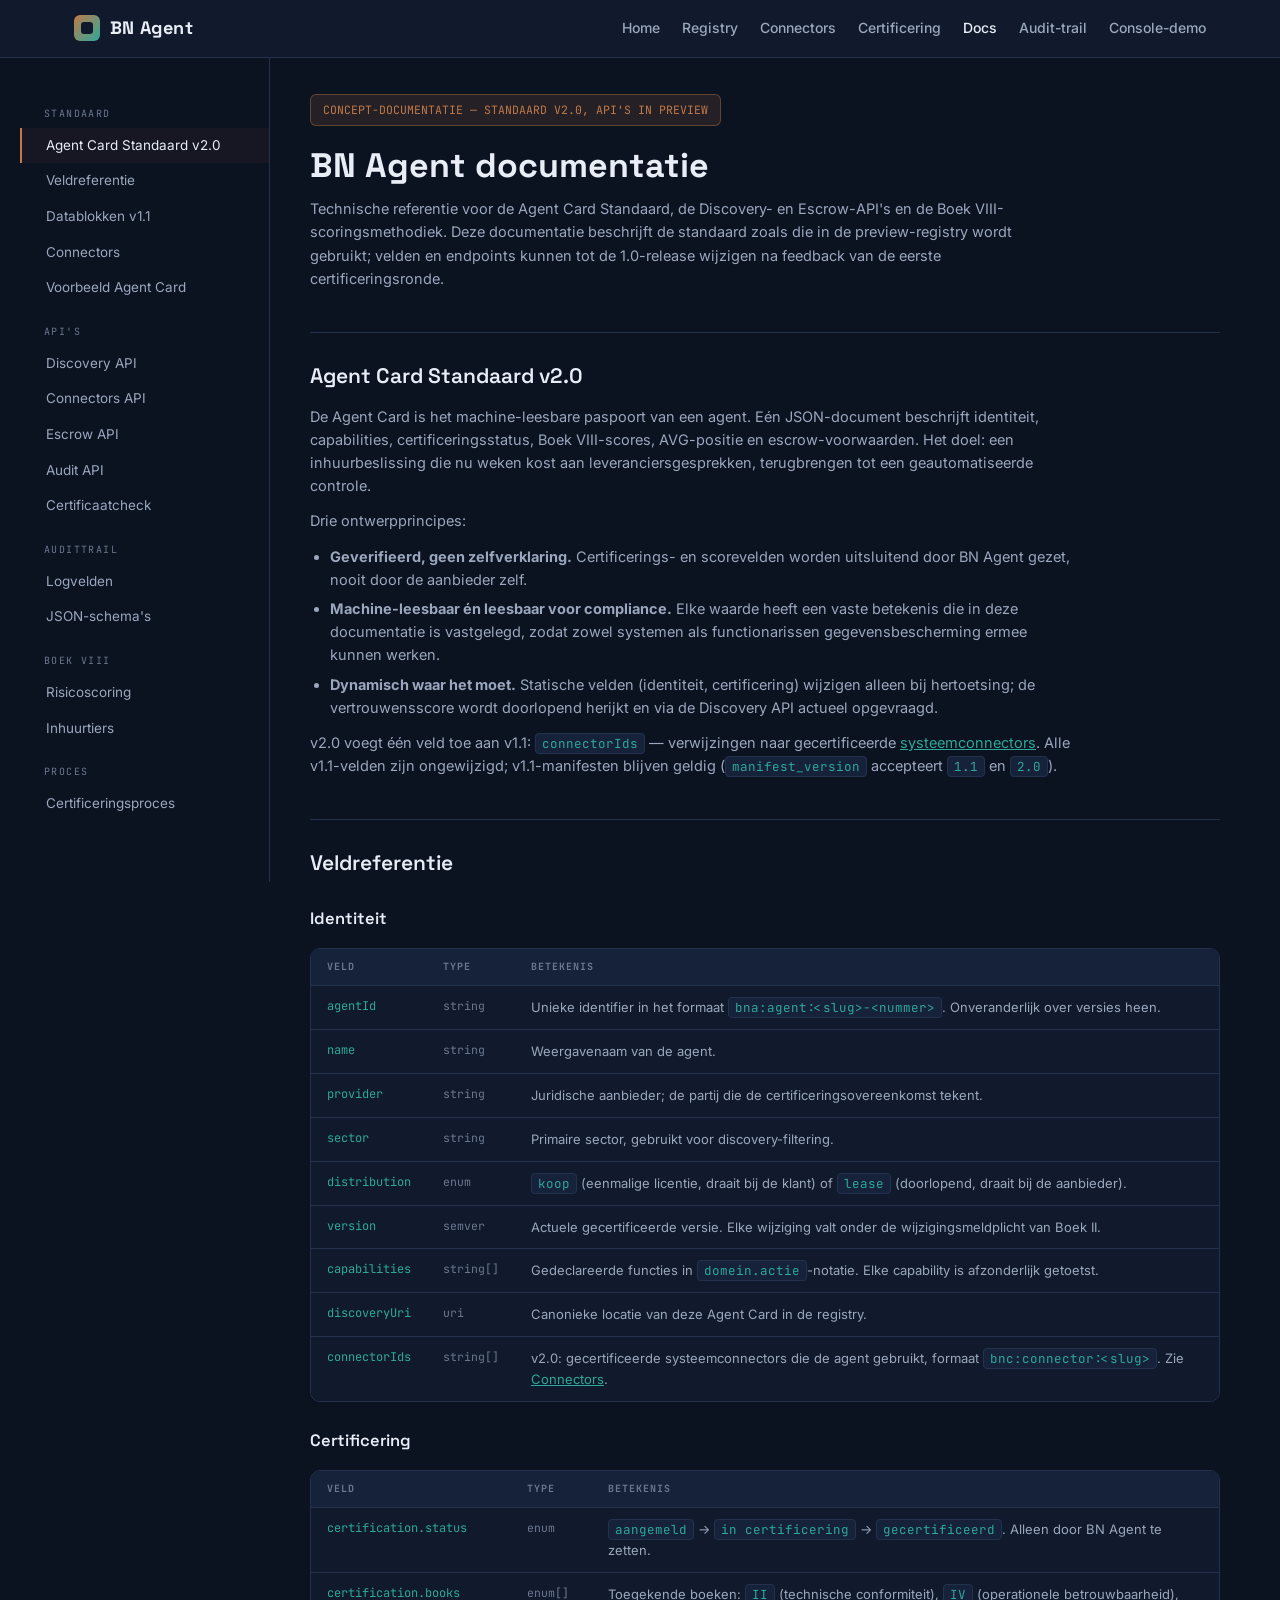
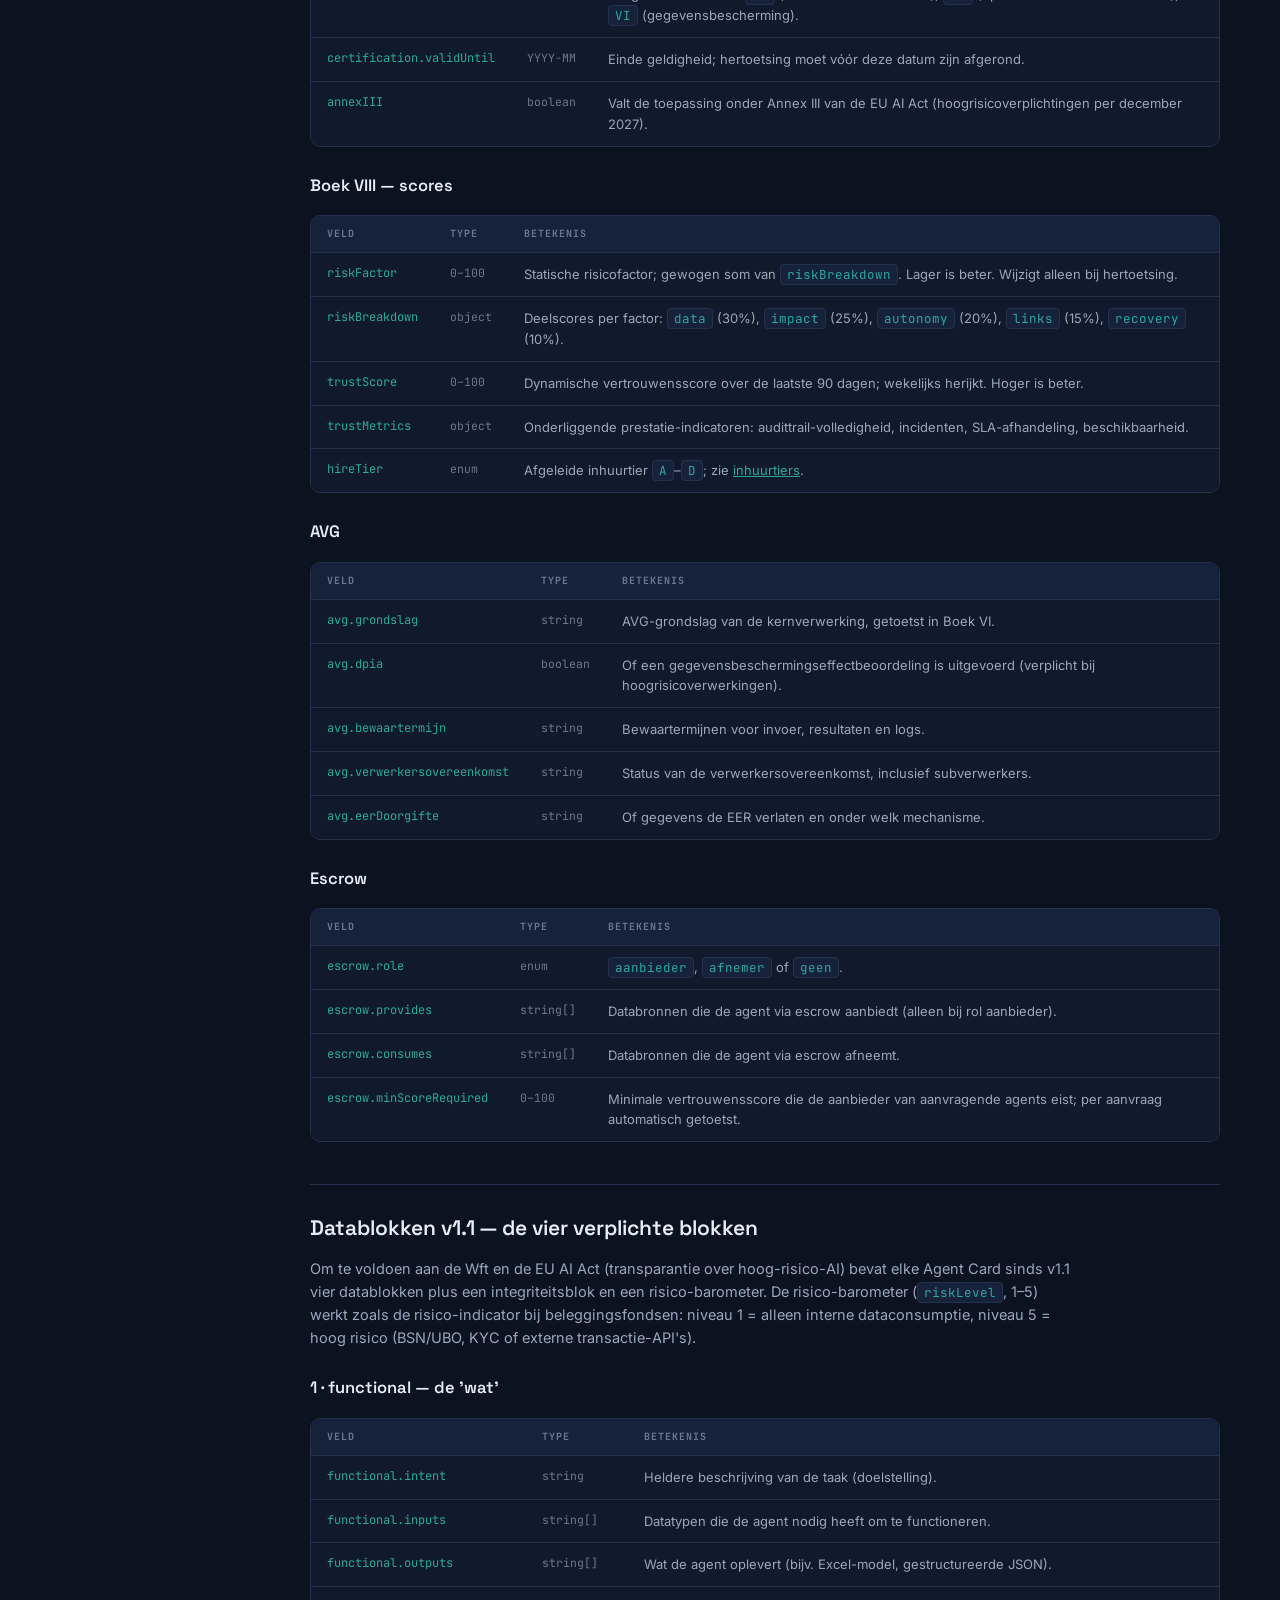
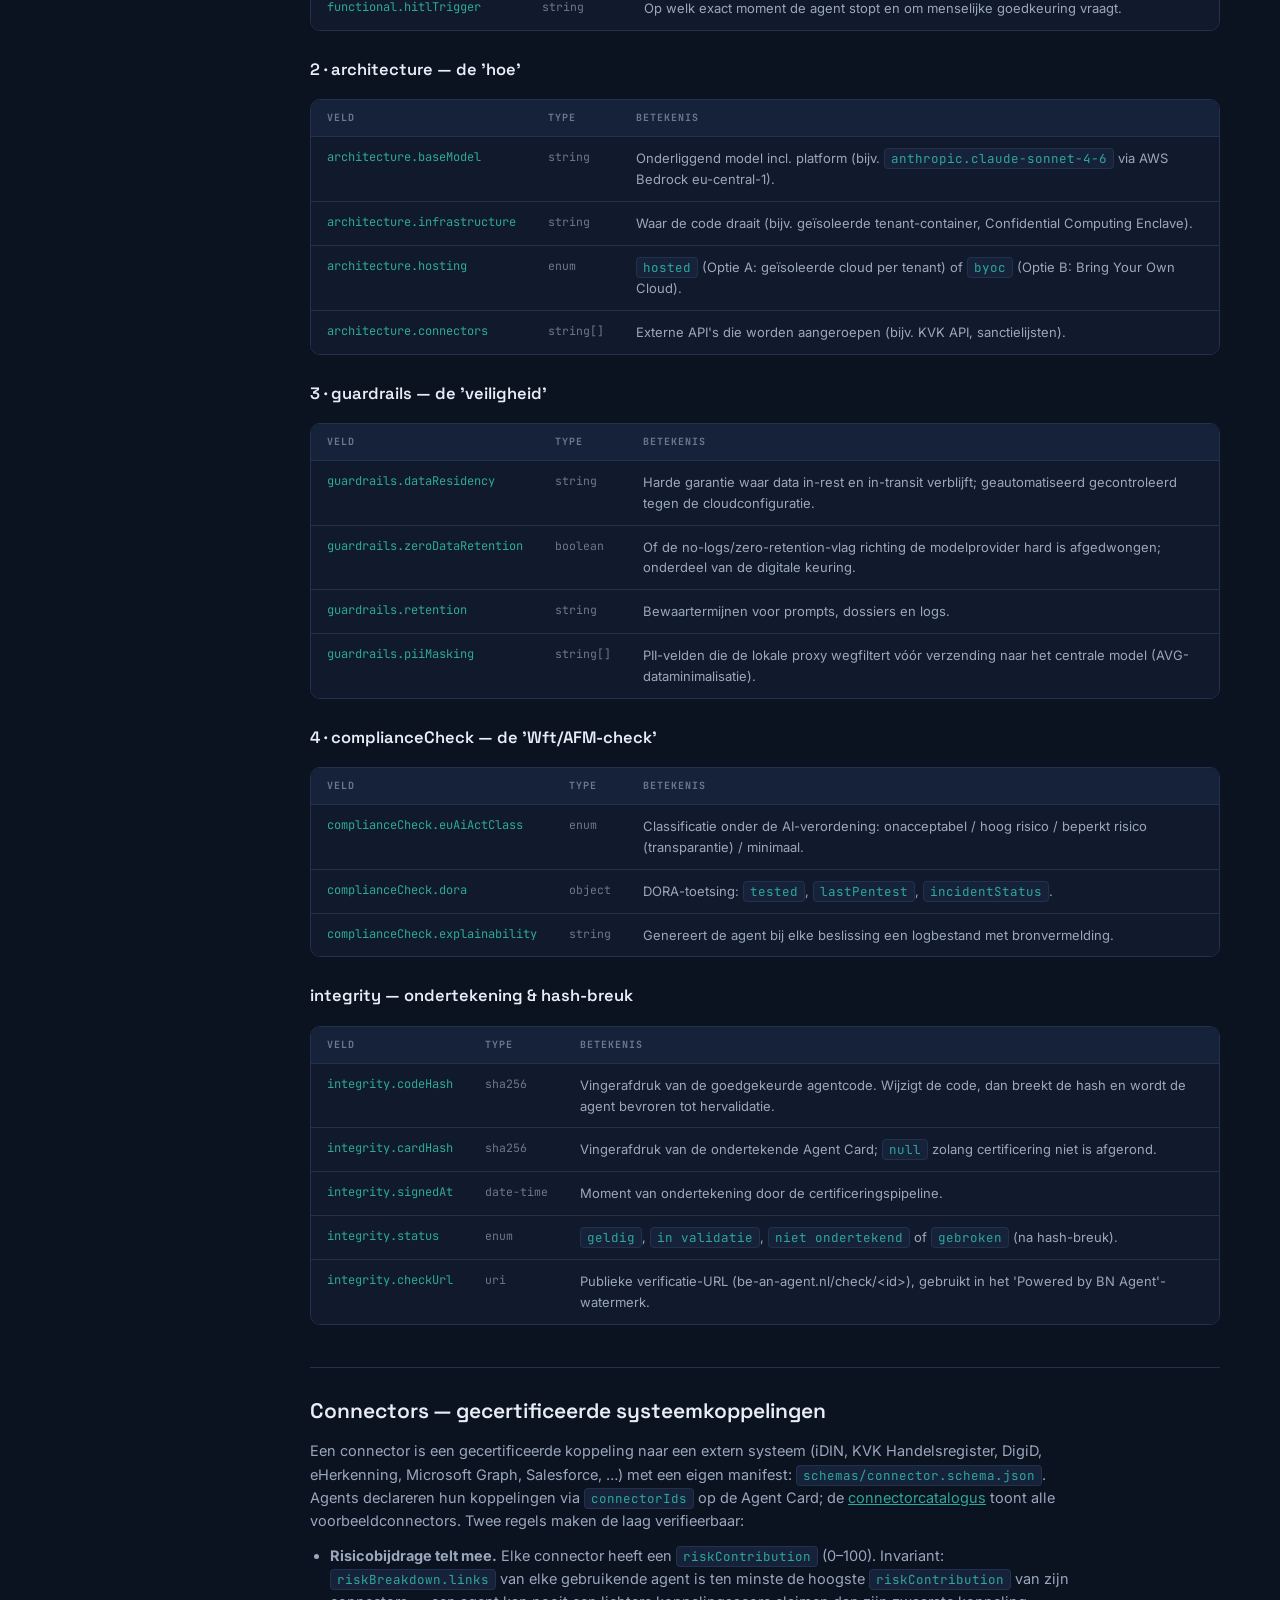
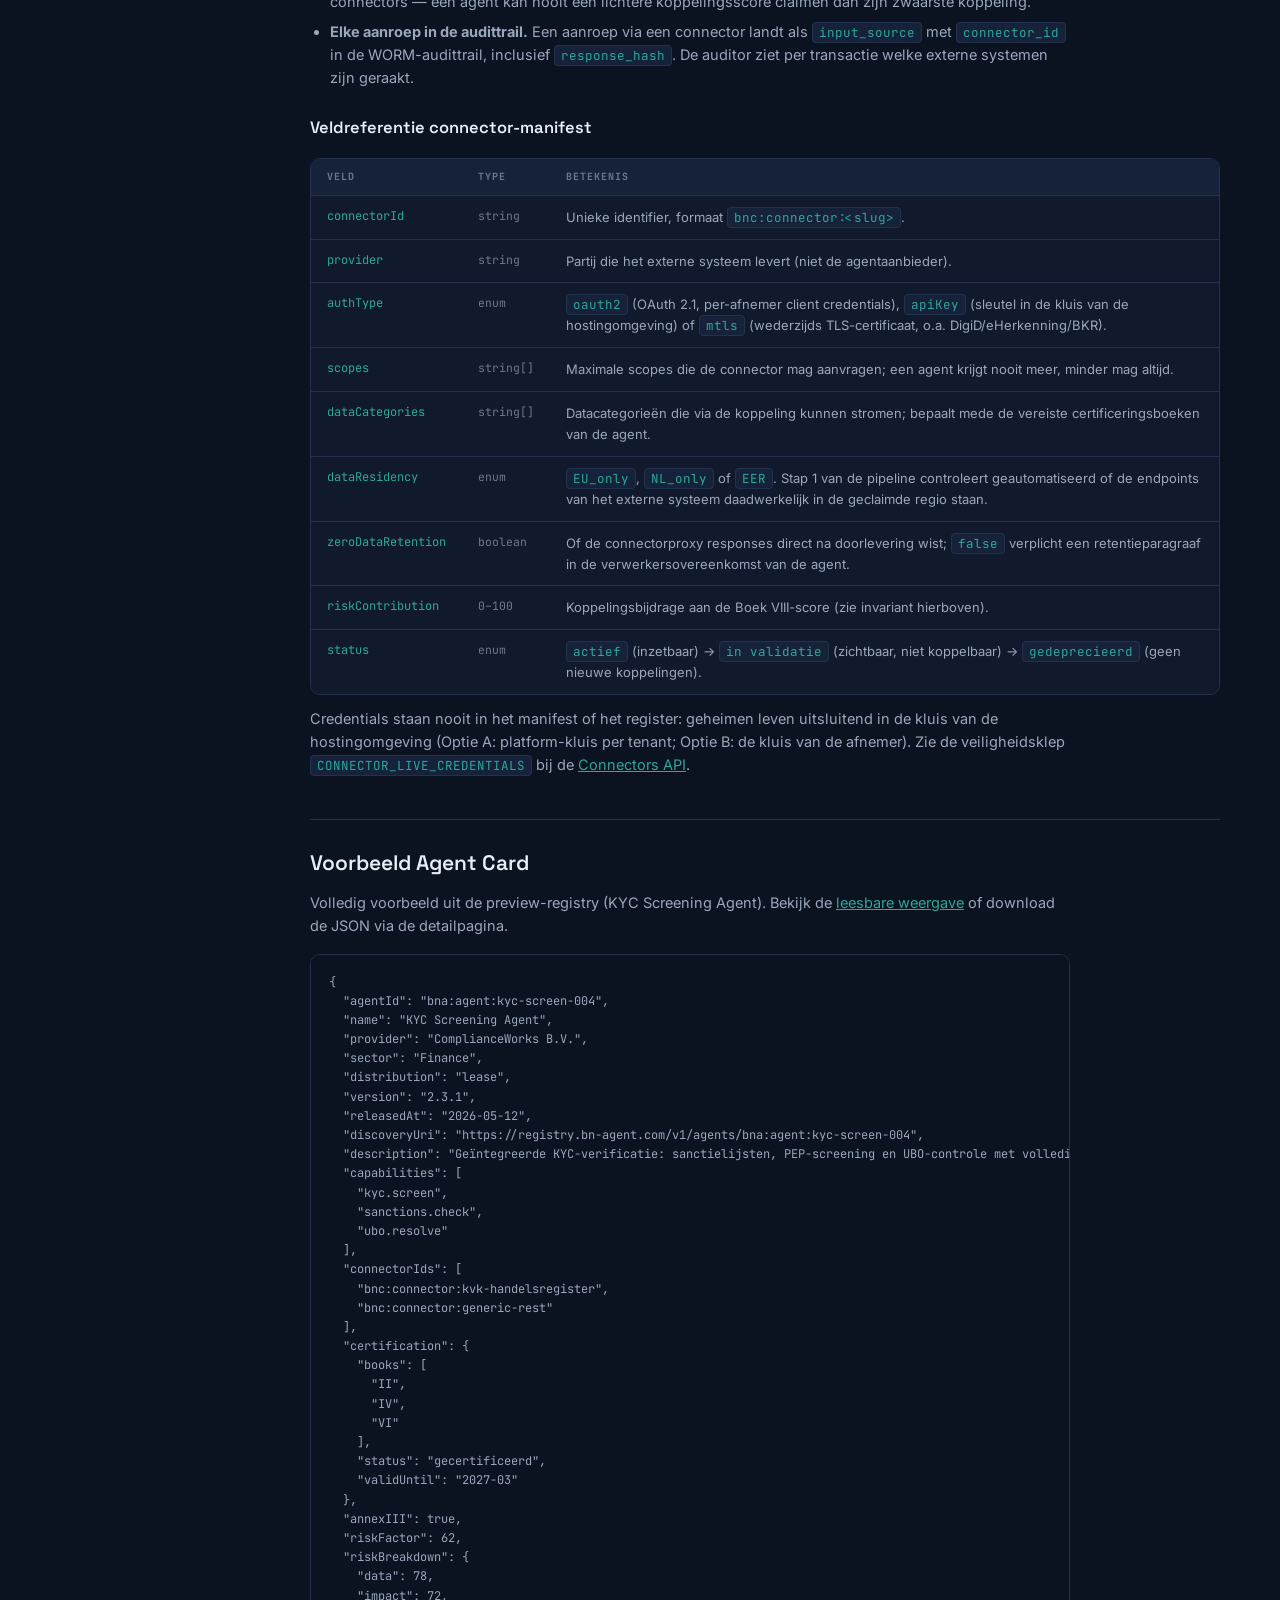
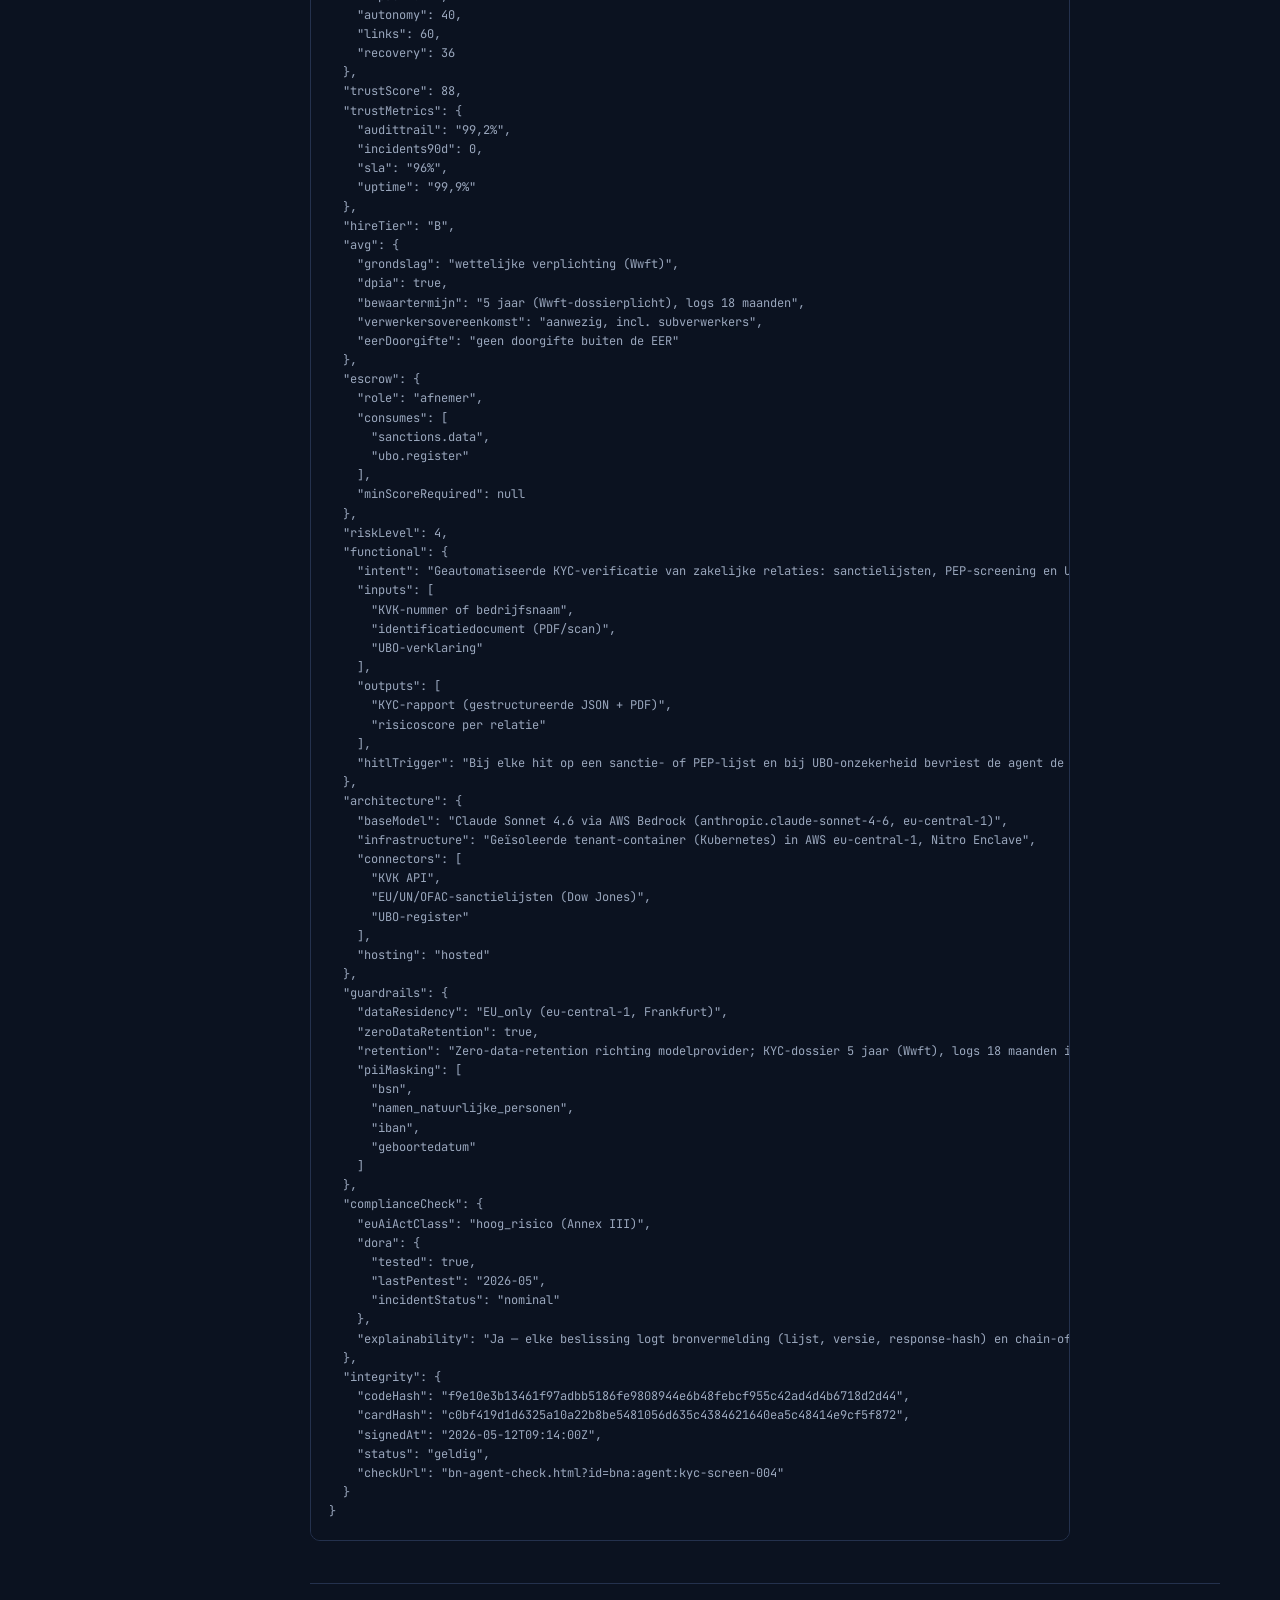
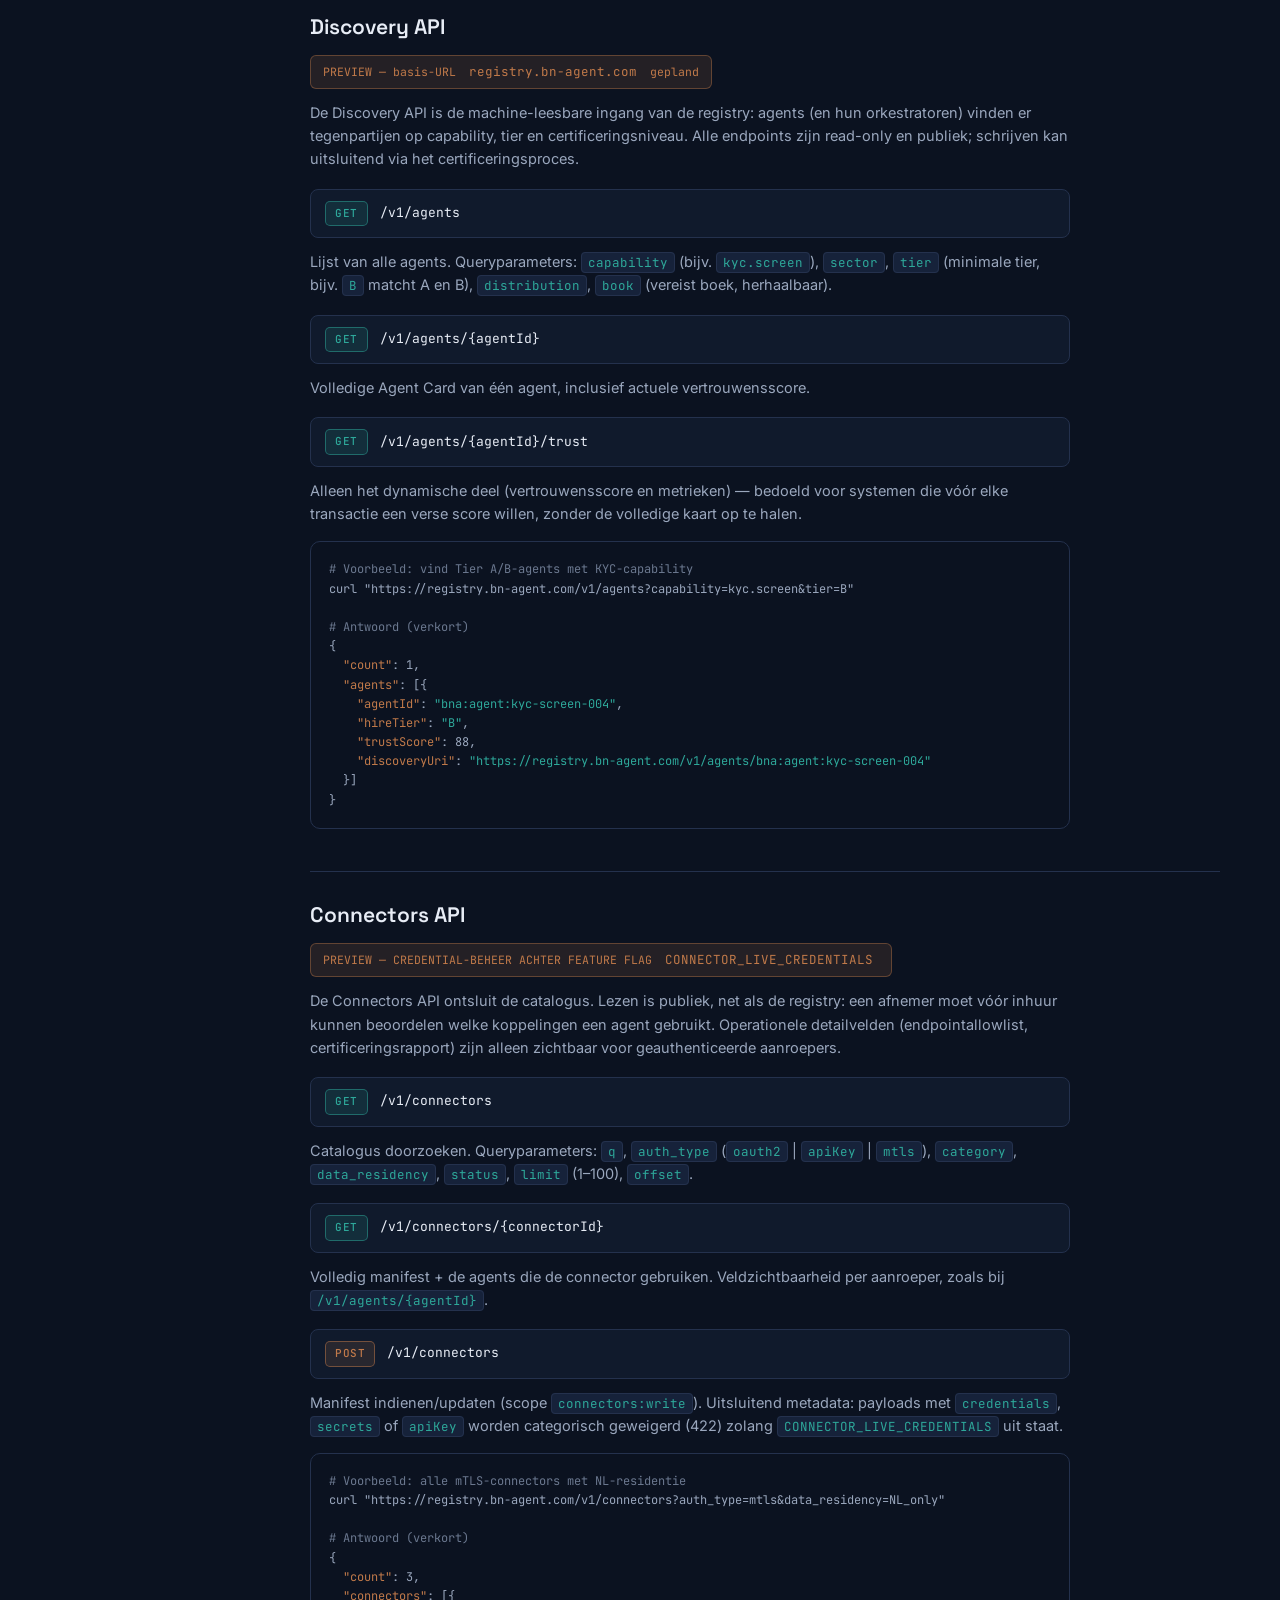
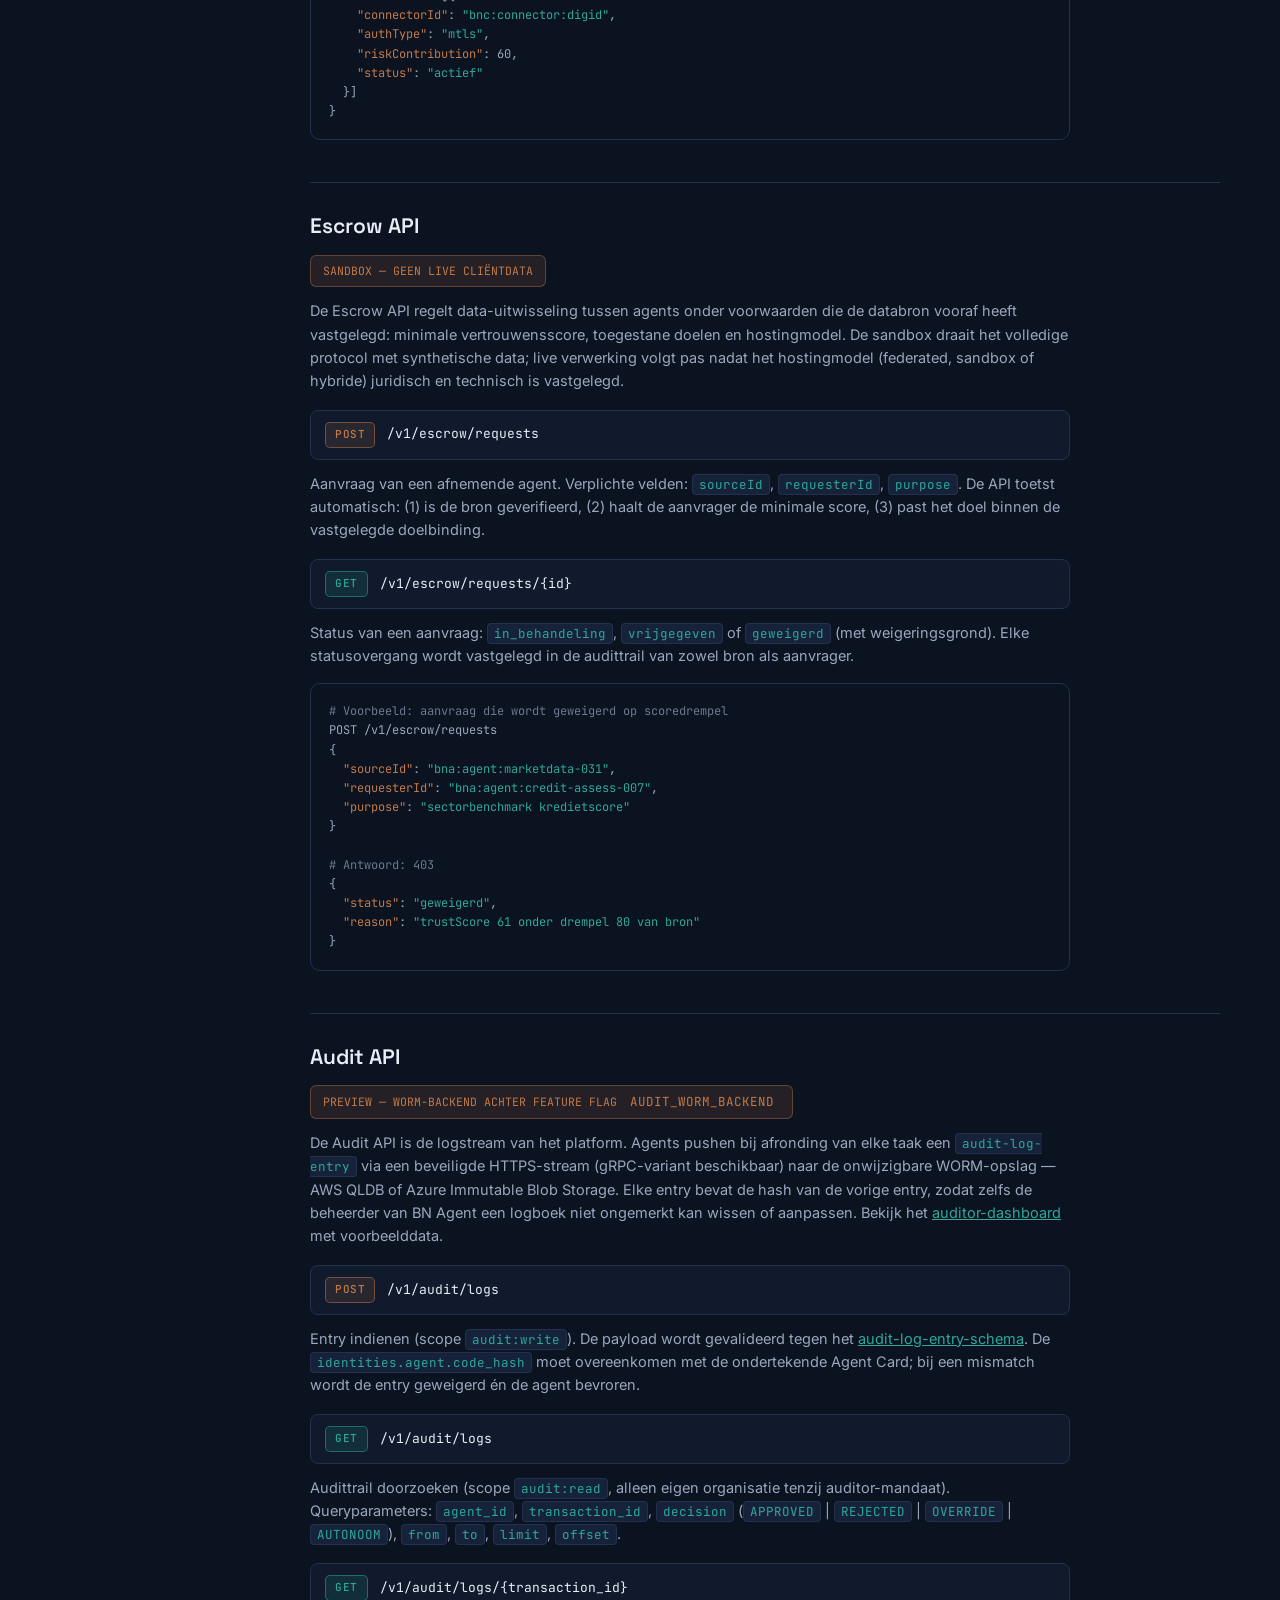
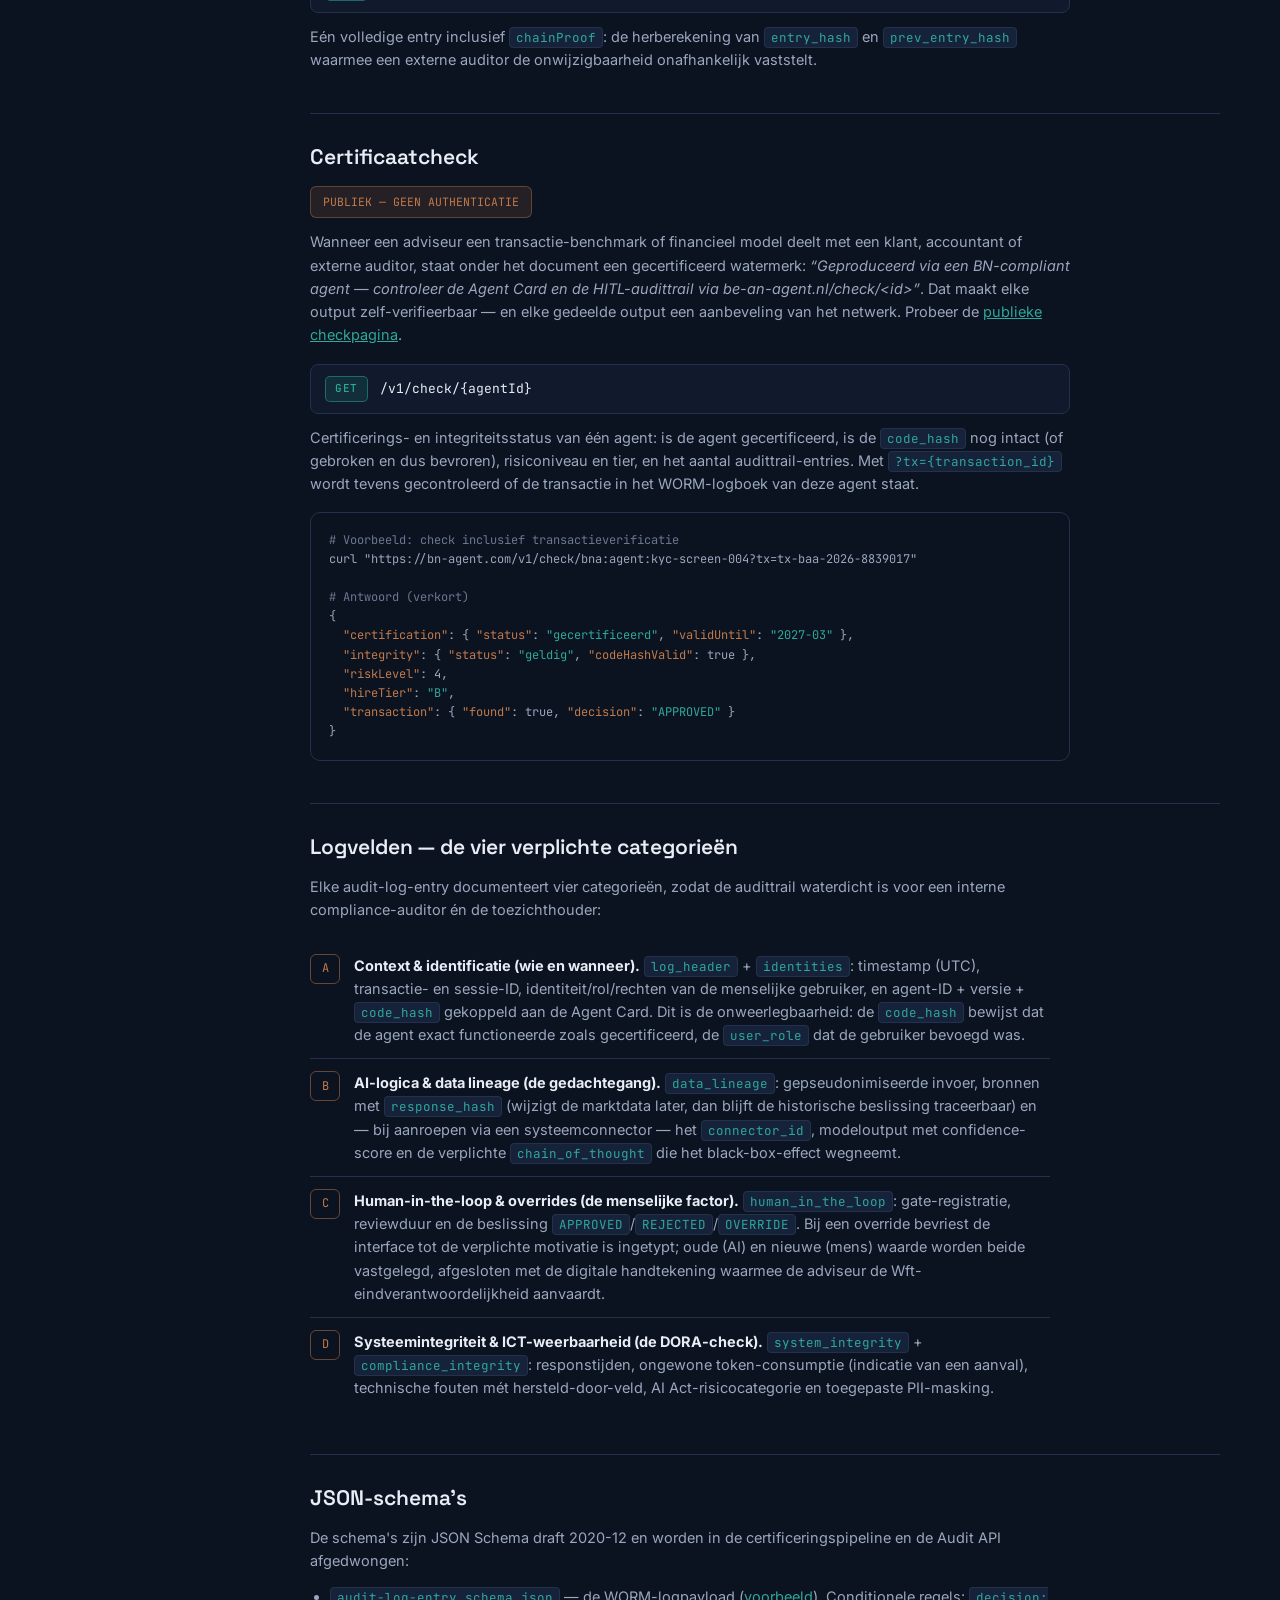
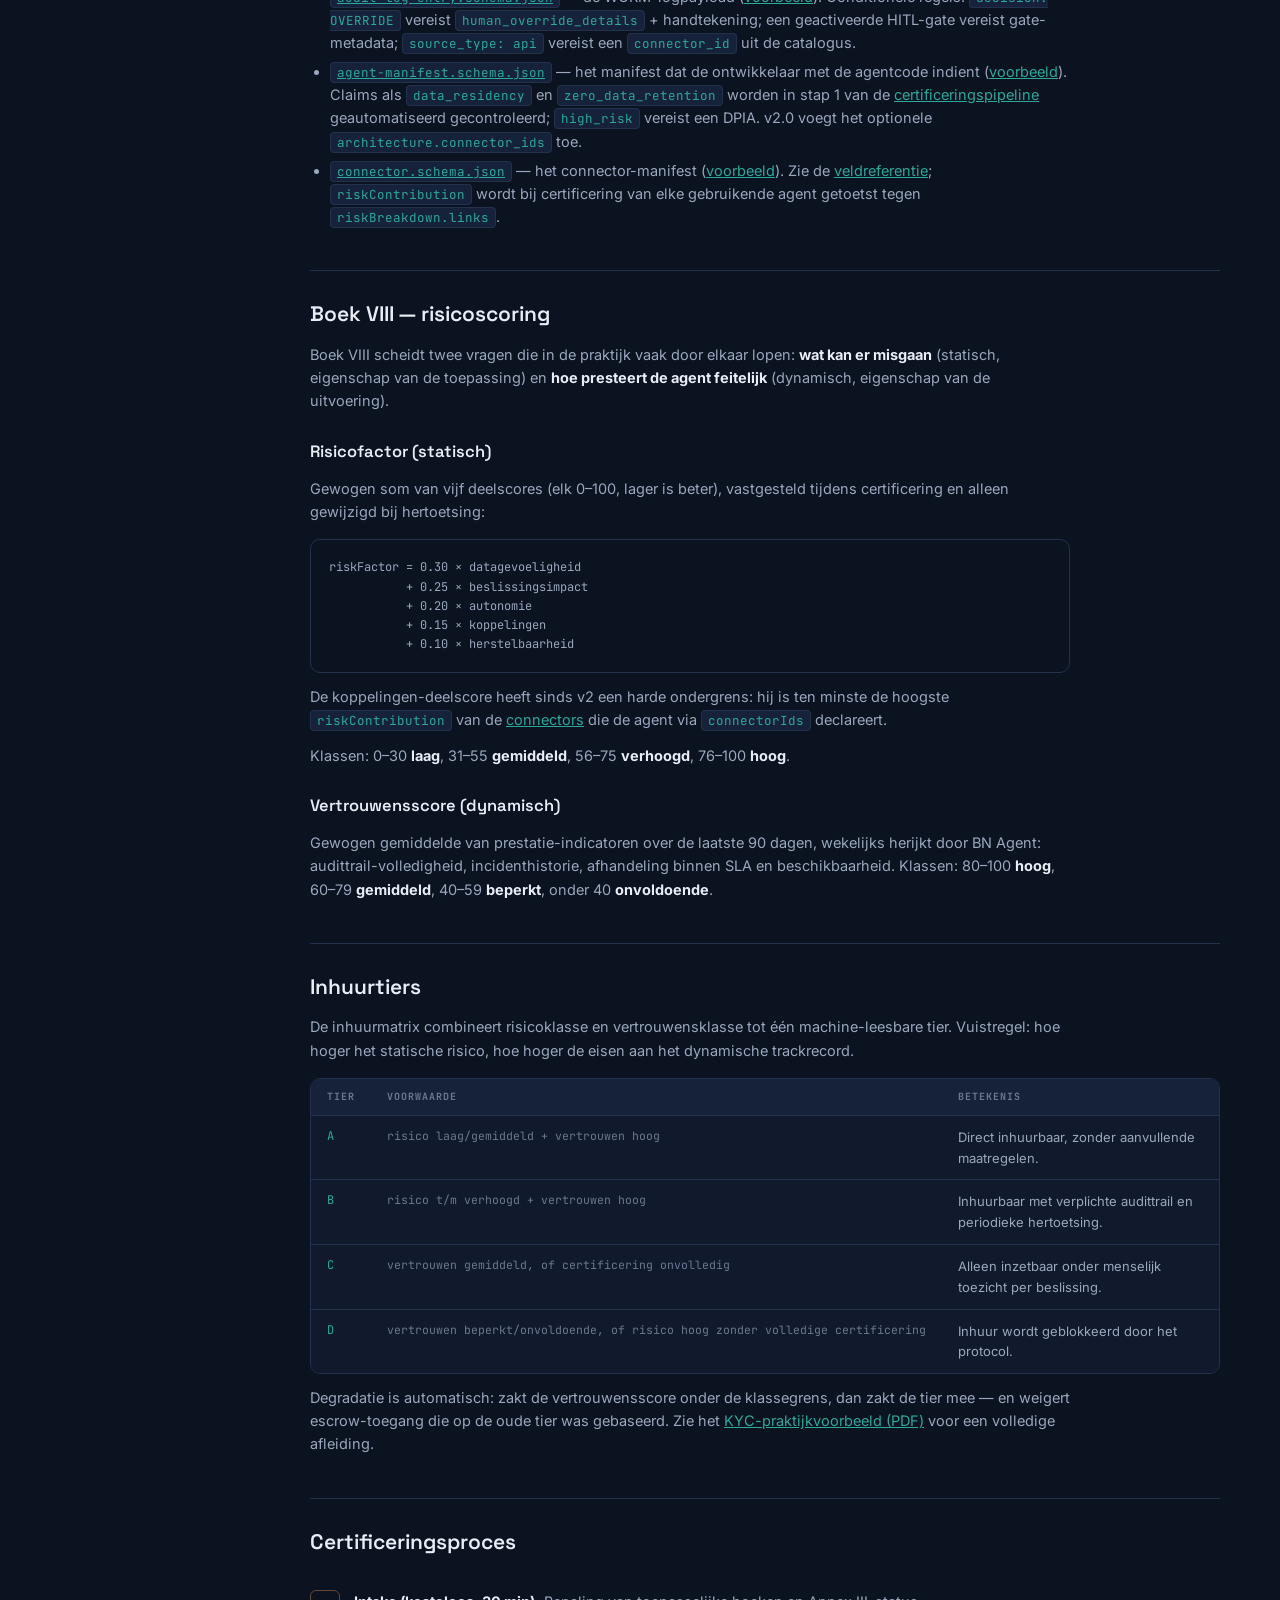
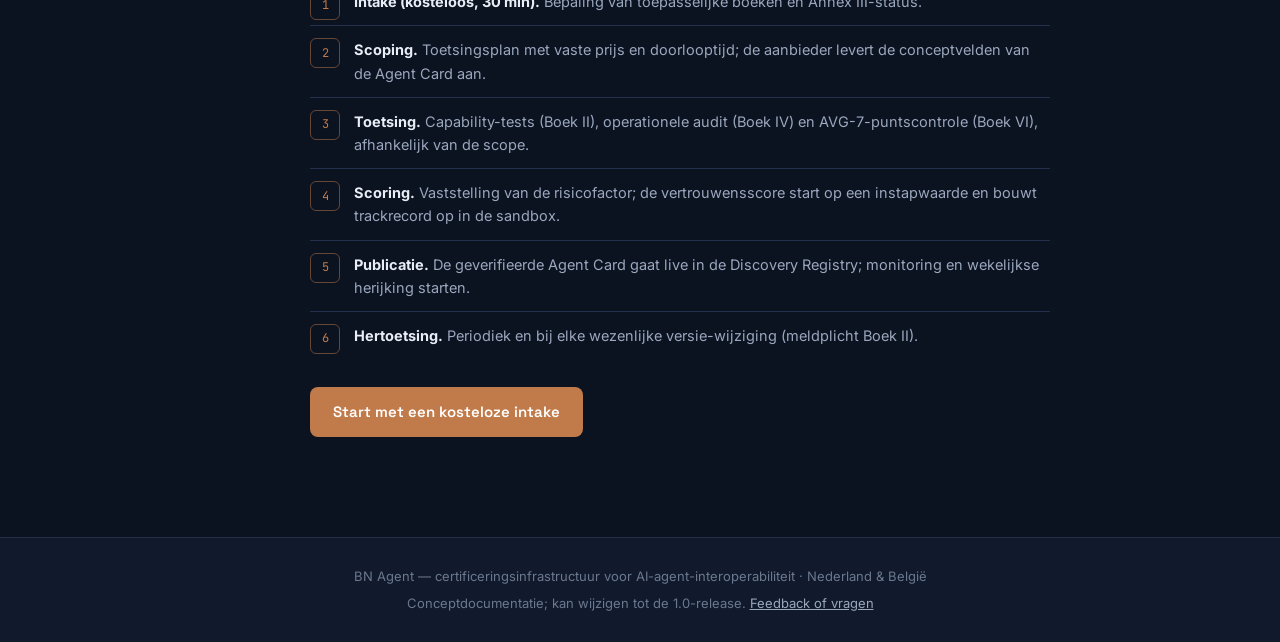
<file: bn-agent-docs.html>
<!DOCTYPE html>
<html lang="nl">
<head>
<meta charset="UTF-8">
<meta name="viewport" content="width=device-width, initial-scale=1.0">
<title>Documentatie | BN Agent</title>
<meta name="description" content="Technische documentatie van BN Agent: Agent Card Standaard v2.0, Discovery API, Connectors API, Escrow API, Audit API, certificaatcheck, Boek VIII-scoring en het certificeringsproces.">
<link rel="icon" href="data:image/svg+xml,%3Csvg xmlns='http://www.w3.org/2000/svg' viewBox='0 0 32 32'%3E%3Crect width='32' height='32' rx='7' fill='%23c17a4a'/%3E%3Crect x='16' width='16' height='32' rx='7' fill='%232ea89a'/%3E%3Crect x='9' y='9' width='14' height='14' rx='3' fill='%230b1220'/%3E%3C/svg%3E">
<link rel="preconnect" href="https://fonts.googleapis.com">
<link rel="preconnect" href="https://fonts.gstatic.com" crossorigin>
<link href="https://fonts.googleapis.com/css2?family=Space+Grotesk:wght@500;600;700&family=Inter:wght@400;500;600&family=JetBrains+Mono:wght@400;500&display=swap" rel="stylesheet">
<link rel="stylesheet" href="assets/bn-tokens.css">
<style>
  .docs-shell { display: flex; max-width: 1240px; margin: 0 auto; min-height: calc(100vh - 120px); }
  .docs-nav {
    width: 250px; flex-shrink: 0; padding: 30px 0 60px;
    border-right: 1px solid var(--line);
    position: sticky; top: 57px; align-self: flex-start;
    max-height: calc(100vh - 57px); overflow-y: auto;
  }
  .docs-nav .group {
    font-family: var(--font-mono); font-size: 10px; letter-spacing: 0.14em;
    color: var(--text-faint); text-transform: uppercase; padding: 18px 24px 6px;
  }
  .docs-nav a {
    display: block; padding: 7px 24px; text-decoration: none;
    color: var(--text-dim); font-size: 13.5px; border-left: 2px solid transparent;
  }
  .docs-nav a:hover { color: var(--text); }
  .docs-nav a.active { color: var(--text); border-left-color: var(--copper); background: rgba(193,122,74,0.06); }

  .docs-main { flex: 1; min-width: 0; padding: 36px 40px 100px; }
  .docs-main .status-note {
    font-family: var(--font-mono); font-size: 11.5px; color: var(--copper);
    border: 1px solid rgba(193,122,74,0.4); background: var(--copper-soft);
    border-radius: 6px; padding: 6px 12px; display: inline-block; margin-bottom: 20px;
  }
  .docs-main h1 { font-family: var(--font-display); font-size: clamp(26px, 3.4vw, 34px); font-weight: 700; line-height: 1.15; }
  .docs-main h2 {
    font-family: var(--font-display); font-size: 21px; font-weight: 600;
    margin-top: 42px; padding-top: 26px; border-top: 1px solid var(--line);
  }
  .docs-main h3 { font-family: var(--font-display); font-size: 16.5px; font-weight: 600; margin-top: 26px; }
  .docs-main p { color: var(--text-dim); margin-top: 12px; max-width: 760px; font-size: 14.5px; }
  .docs-main p strong { color: var(--text); }
  .docs-main ul { margin: 12px 0 0 20px; color: var(--text-dim); font-size: 14.5px; max-width: 740px; }
  .docs-main li { margin-top: 6px; }
  .docs-main code {
    font-family: var(--font-mono); font-size: 12.5px; color: var(--teal);
    background: var(--ink-2); border: 1px solid var(--line);
    border-radius: 4px; padding: 1px 6px;
  }

  .field-table-wrap { overflow-x: auto; margin-top: 16px; border: 1px solid var(--line); border-radius: 10px; }
  table.fields { width: 100%; border-collapse: collapse; min-width: 620px; background: var(--ink-1); }
  table.fields th {
    font-family: var(--font-mono); font-size: 10px; letter-spacing: 0.1em;
    text-transform: uppercase; color: var(--text-faint); text-align: left;
    padding: 10px 16px; border-bottom: 1px solid var(--line); background: var(--ink-2);
  }
  table.fields td { padding: 11px 16px; border-bottom: 1px solid var(--line); font-size: 13px; color: var(--text-dim); vertical-align: top; }
  table.fields tr:last-child td { border-bottom: none; }
  table.fields td:first-child { font-family: var(--font-mono); font-size: 12px; color: var(--teal); white-space: nowrap; }
  table.fields td:nth-child(2) { font-family: var(--font-mono); font-size: 11.5px; color: var(--text-faint); white-space: nowrap; }

  pre.code {
    background: var(--ink-0); border: 1px solid var(--line); border-radius: 10px;
    padding: 18px; overflow-x: auto; font-family: var(--font-mono);
    font-size: 12px; line-height: 1.6; color: var(--text-dim); margin-top: 16px;
    max-width: 760px;
  }
  pre.code .c { color: var(--text-faint); }
  pre.code .k { color: var(--copper); }
  pre.code .s { color: var(--teal); }

  .endpoint {
    display: flex; align-items: center; gap: 12px; margin-top: 18px;
    background: var(--ink-1); border: 1px solid var(--line); border-radius: 8px;
    padding: 11px 14px; max-width: 760px;
  }
  .endpoint .method {
    font-family: var(--font-mono); font-size: 11px; font-weight: 500;
    padding: 3px 9px; border-radius: 5px; letter-spacing: 0.05em;
  }
  .method.get { color: var(--teal); border: 1px solid rgba(46,168,154,0.5); background: var(--teal-soft); }
  .method.post { color: var(--copper); border: 1px solid rgba(193,122,74,0.5); background: var(--copper-soft); }
  .endpoint .path { font-family: var(--font-mono); font-size: 13px; color: var(--text); }

  .step-list { list-style: none; margin: 20px 0 0 0 !important; max-width: 760px; }
  .step-list li {
    position: relative; padding: 12px 0 12px 44px !important; margin: 0 !important;
    border-bottom: 1px solid var(--line);
  }
  .step-list li:last-child { border-bottom: none; }
  .step-list li::before {
    content: attr(data-n); position: absolute; left: 0; top: 12px;
    font-family: var(--font-mono); font-size: 12px; color: var(--copper);
    border: 1px solid rgba(193,122,74,0.5); border-radius: 6px;
    width: 28px; height: 28px; display: flex; align-items: center; justify-content: center;
  }
  .step-list li strong { color: var(--text); }

  @media (max-width: 820px) {
    .docs-nav { display: none; }
    .docs-main { padding: 28px 20px 80px; }
  }
</style>
</head>
<body>

<header class="site-header">
  <div class="site-header-inner">
    <a class="brand" href="index.html"><span class="brand-mark"></span>BN Agent</a>
    <nav class="site-nav">
      <a href="index.html">Home</a>
      <a href="bn-agent-registry-preview.html">Registry</a>
      <a href="bn-agent-connectors.html">Connectors</a>
      <a href="bn-agent-certificering.html">Certificering</a>
      <a href="bn-agent-docs.html" class="active">Docs</a>
      <a href="bn-agent-audit-trail.html">Audit-trail</a>
      <a href="bn-agent-console.html">Console-demo</a>
    </nav>
  </div>
</header>

<div class="docs-shell">
  <nav class="docs-nav" id="docs-nav">
    <div class="group">Standaard</div>
    <a href="#agent-card">Agent Card Standaard v2.0</a>
    <a href="#veldreferentie">Veldreferentie</a>
    <a href="#datablokken">Datablokken v1.1</a>
    <a href="#connectors">Connectors</a>
    <a href="#voorbeeld">Voorbeeld Agent Card</a>
    <div class="group">API's</div>
    <a href="#discovery-api">Discovery API</a>
    <a href="#connectors-api">Connectors API</a>
    <a href="#escrow-api">Escrow API</a>
    <a href="#audit-api">Audit API</a>
    <a href="#check-api">Certificaatcheck</a>
    <div class="group">Audittrail</div>
    <a href="#logvelden">Logvelden</a>
    <a href="#manifest-schema">JSON-schema's</a>
    <div class="group">Boek VIII</div>
    <a href="#risicoscoring">Risicoscoring</a>
    <a href="#inhuurtiers">Inhuurtiers</a>
    <div class="group">Proces</div>
    <a href="#certificeringsproces">Certificeringsproces</a>
  </nav>

  <main class="docs-main">
    <span class="status-note">CONCEPT-DOCUMENTATIE &mdash; STANDAARD V2.0, API'S IN PREVIEW</span>
    <h1>BN Agent documentatie</h1>
    <p>Technische referentie voor de Agent Card Standaard, de Discovery- en Escrow-API's en de Boek VIII-scoringsmethodiek. Deze documentatie beschrijft de standaard zoals die in de preview-registry wordt gebruikt; velden en endpoints kunnen tot de 1.0-release wijzigen na feedback van de eerste certificeringsronde.</p>

    <h2 id="agent-card">Agent Card Standaard v2.0</h2>
    <p>De Agent Card is het machine-leesbare paspoort van een agent. E&eacute;n JSON-document beschrijft identiteit, capabilities, certificeringsstatus, Boek VIII-scores, AVG-positie en escrow-voorwaarden. Het doel: een inhuurbeslissing die nu weken kost aan leveranciersgesprekken, terugbrengen tot een geautomatiseerde controle.</p>
    <p>Drie ontwerpprincipes:</p>
    <ul>
      <li><strong>Geverifieerd, geen zelfverklaring.</strong> Certificerings- en scorevelden worden uitsluitend door BN Agent gezet, nooit door de aanbieder zelf.</li>
      <li><strong>Machine-leesbaar &eacute;n leesbaar voor compliance.</strong> Elke waarde heeft een vaste betekenis die in deze documentatie is vastgelegd, zodat zowel systemen als functionarissen gegevensbescherming ermee kunnen werken.</li>
      <li><strong>Dynamisch waar het moet.</strong> Statische velden (identiteit, certificering) wijzigen alleen bij hertoetsing; de vertrouwensscore wordt doorlopend herijkt en via de Discovery API actueel opgevraagd.</li>
    </ul>
    <p>v2.0 voegt &eacute;&eacute;n veld toe aan v1.1: <code>connectorIds</code> &mdash; verwijzingen naar gecertificeerde <a href="#connectors" style="color:var(--teal);">systeemconnectors</a>. Alle v1.1-velden zijn ongewijzigd; v1.1-manifesten blijven geldig (<code>manifest_version</code> accepteert <code>1.1</code> en <code>2.0</code>).</p>

    <h2 id="veldreferentie">Veldreferentie</h2>
    <h3>Identiteit</h3>
    <div class="field-table-wrap"><table class="fields">
      <thead><tr><th>Veld</th><th>Type</th><th>Betekenis</th></tr></thead>
      <tbody>
        <tr><td>agentId</td><td>string</td><td>Unieke identifier in het formaat <code>bna:agent:&lt;slug&gt;-&lt;nummer&gt;</code>. Onveranderlijk over versies heen.</td></tr>
        <tr><td>name</td><td>string</td><td>Weergavenaam van de agent.</td></tr>
        <tr><td>provider</td><td>string</td><td>Juridische aanbieder; de partij die de certificeringsovereenkomst tekent.</td></tr>
        <tr><td>sector</td><td>string</td><td>Primaire sector, gebruikt voor discovery-filtering.</td></tr>
        <tr><td>distribution</td><td>enum</td><td><code>koop</code> (eenmalige licentie, draait bij de klant) of <code>lease</code> (doorlopend, draait bij de aanbieder).</td></tr>
        <tr><td>version</td><td>semver</td><td>Actuele gecertificeerde versie. Elke wijziging valt onder de wijzigingsmeldplicht van Boek II.</td></tr>
        <tr><td>capabilities</td><td>string[]</td><td>Gedeclareerde functies in <code>domein.actie</code>-notatie. Elke capability is afzonderlijk getoetst.</td></tr>
        <tr><td>discoveryUri</td><td>uri</td><td>Canonieke locatie van deze Agent Card in de registry.</td></tr>
        <tr><td>connectorIds</td><td>string[]</td><td>v2.0: gecertificeerde systeemconnectors die de agent gebruikt, formaat <code>bnc:connector:&lt;slug&gt;</code>. Zie <a href="#connectors" style="color:var(--teal);">Connectors</a>.</td></tr>
      </tbody>
    </table></div>

    <h3>Certificering</h3>
    <div class="field-table-wrap"><table class="fields">
      <thead><tr><th>Veld</th><th>Type</th><th>Betekenis</th></tr></thead>
      <tbody>
        <tr><td>certification.status</td><td>enum</td><td><code>aangemeld</code> &rarr; <code>in certificering</code> &rarr; <code>gecertificeerd</code>. Alleen door BN Agent te zetten.</td></tr>
        <tr><td>certification.books</td><td>enum[]</td><td>Toegekende boeken: <code>II</code> (technische conformiteit), <code>IV</code> (operationele betrouwbaarheid), <code>VI</code> (gegevensbescherming).</td></tr>
        <tr><td>certification.validUntil</td><td>YYYY-MM</td><td>Einde geldigheid; hertoetsing moet v&oacute;&oacute;r deze datum zijn afgerond.</td></tr>
        <tr><td>annexIII</td><td>boolean</td><td>Valt de toepassing onder Annex III van de EU AI Act (hoogrisicoverplichtingen per december 2027).</td></tr>
      </tbody>
    </table></div>

    <h3>Boek VIII — scores</h3>
    <div class="field-table-wrap"><table class="fields">
      <thead><tr><th>Veld</th><th>Type</th><th>Betekenis</th></tr></thead>
      <tbody>
        <tr><td>riskFactor</td><td>0&ndash;100</td><td>Statische risicofactor; gewogen som van <code>riskBreakdown</code>. Lager is beter. Wijzigt alleen bij hertoetsing.</td></tr>
        <tr><td>riskBreakdown</td><td>object</td><td>Deelscores per factor: <code>data</code> (30%), <code>impact</code> (25%), <code>autonomy</code> (20%), <code>links</code> (15%), <code>recovery</code> (10%).</td></tr>
        <tr><td>trustScore</td><td>0&ndash;100</td><td>Dynamische vertrouwensscore over de laatste 90 dagen; wekelijks herijkt. Hoger is beter.</td></tr>
        <tr><td>trustMetrics</td><td>object</td><td>Onderliggende prestatie-indicatoren: audittrail-volledigheid, incidenten, SLA-afhandeling, beschikbaarheid.</td></tr>
        <tr><td>hireTier</td><td>enum</td><td>Afgeleide inhuurtier <code>A</code>&ndash;<code>D</code>; zie <a href="#inhuurtiers" style="color:var(--teal);">inhuurtiers</a>.</td></tr>
      </tbody>
    </table></div>

    <h3>AVG</h3>
    <div class="field-table-wrap"><table class="fields">
      <thead><tr><th>Veld</th><th>Type</th><th>Betekenis</th></tr></thead>
      <tbody>
        <tr><td>avg.grondslag</td><td>string</td><td>AVG-grondslag van de kernverwerking, getoetst in Boek VI.</td></tr>
        <tr><td>avg.dpia</td><td>boolean</td><td>Of een gegevensbeschermingseffectbeoordeling is uitgevoerd (verplicht bij hoogrisicoverwerkingen).</td></tr>
        <tr><td>avg.bewaartermijn</td><td>string</td><td>Bewaartermijnen voor invoer, resultaten en logs.</td></tr>
        <tr><td>avg.verwerkersovereenkomst</td><td>string</td><td>Status van de verwerkersovereenkomst, inclusief subverwerkers.</td></tr>
        <tr><td>avg.eerDoorgifte</td><td>string</td><td>Of gegevens de EER verlaten en onder welk mechanisme.</td></tr>
      </tbody>
    </table></div>

    <h3>Escrow</h3>
    <div class="field-table-wrap"><table class="fields">
      <thead><tr><th>Veld</th><th>Type</th><th>Betekenis</th></tr></thead>
      <tbody>
        <tr><td>escrow.role</td><td>enum</td><td><code>aanbieder</code>, <code>afnemer</code> of <code>geen</code>.</td></tr>
        <tr><td>escrow.provides</td><td>string[]</td><td>Databronnen die de agent via escrow aanbiedt (alleen bij rol aanbieder).</td></tr>
        <tr><td>escrow.consumes</td><td>string[]</td><td>Databronnen die de agent via escrow afneemt.</td></tr>
        <tr><td>escrow.minScoreRequired</td><td>0&ndash;100</td><td>Minimale vertrouwensscore die de aanbieder van aanvragende agents eist; per aanvraag automatisch getoetst.</td></tr>
      </tbody>
    </table></div>

    <h2 id="datablokken">Datablokken v1.1 — de vier verplichte blokken</h2>
    <p>Om te voldoen aan de Wft en de EU AI Act (transparantie over hoog-risico-AI) bevat elke Agent Card sinds v1.1 vier datablokken plus een integriteitsblok en een risico-barometer. De risico-barometer (<code>riskLevel</code>, 1&ndash;5) werkt zoals de risico-indicator bij beleggingsfondsen: niveau 1 = alleen interne dataconsumptie, niveau 5 = hoog risico (BSN/UBO, KYC of externe transactie-API's).</p>

    <h3>1 &middot; functional — de 'wat'</h3>
    <div class="field-table-wrap"><table class="fields">
      <thead><tr><th>Veld</th><th>Type</th><th>Betekenis</th></tr></thead>
      <tbody>
        <tr><td>functional.intent</td><td>string</td><td>Heldere beschrijving van de taak (doelstelling).</td></tr>
        <tr><td>functional.inputs</td><td>string[]</td><td>Datatypen die de agent nodig heeft om te functioneren.</td></tr>
        <tr><td>functional.outputs</td><td>string[]</td><td>Wat de agent oplevert (bijv. Excel-model, gestructureerde JSON).</td></tr>
        <tr><td>functional.hitlTrigger</td><td>string</td><td>Op welk exact moment de agent stopt en om menselijke goedkeuring vraagt.</td></tr>
      </tbody>
    </table></div>

    <h3>2 &middot; architecture — de 'hoe'</h3>
    <div class="field-table-wrap"><table class="fields">
      <thead><tr><th>Veld</th><th>Type</th><th>Betekenis</th></tr></thead>
      <tbody>
        <tr><td>architecture.baseModel</td><td>string</td><td>Onderliggend model incl. platform (bijv. <code>anthropic.claude-sonnet-4-6</code> via AWS Bedrock eu-central-1).</td></tr>
        <tr><td>architecture.infrastructure</td><td>string</td><td>Waar de code draait (bijv. geïsoleerde tenant-container, Confidential Computing Enclave).</td></tr>
        <tr><td>architecture.hosting</td><td>enum</td><td><code>hosted</code> (Optie A: geïsoleerde cloud per tenant) of <code>byoc</code> (Optie B: Bring Your Own Cloud).</td></tr>
        <tr><td>architecture.connectors</td><td>string[]</td><td>Externe API's die worden aangeroepen (bijv. KVK API, sanctielijsten).</td></tr>
      </tbody>
    </table></div>

    <h3>3 &middot; guardrails — de 'veiligheid'</h3>
    <div class="field-table-wrap"><table class="fields">
      <thead><tr><th>Veld</th><th>Type</th><th>Betekenis</th></tr></thead>
      <tbody>
        <tr><td>guardrails.dataResidency</td><td>string</td><td>Harde garantie waar data in-rest en in-transit verblijft; geautomatiseerd gecontroleerd tegen de cloudconfiguratie.</td></tr>
        <tr><td>guardrails.zeroDataRetention</td><td>boolean</td><td>Of de no-logs/zero-retention-vlag richting de modelprovider hard is afgedwongen; onderdeel van de digitale keuring.</td></tr>
        <tr><td>guardrails.retention</td><td>string</td><td>Bewaartermijnen voor prompts, dossiers en logs.</td></tr>
        <tr><td>guardrails.piiMasking</td><td>string[]</td><td>PII-velden die de lokale proxy wegfiltert vóór verzending naar het centrale model (AVG-dataminimalisatie).</td></tr>
      </tbody>
    </table></div>

    <h3>4 &middot; complianceCheck — de 'Wft/AFM-check'</h3>
    <div class="field-table-wrap"><table class="fields">
      <thead><tr><th>Veld</th><th>Type</th><th>Betekenis</th></tr></thead>
      <tbody>
        <tr><td>complianceCheck.euAiActClass</td><td>enum</td><td>Classificatie onder de AI-verordening: onacceptabel / hoog risico / beperkt risico (transparantie) / minimaal.</td></tr>
        <tr><td>complianceCheck.dora</td><td>object</td><td>DORA-toetsing: <code>tested</code>, <code>lastPentest</code>, <code>incidentStatus</code>.</td></tr>
        <tr><td>complianceCheck.explainability</td><td>string</td><td>Genereert de agent bij elke beslissing een logbestand met bronvermelding.</td></tr>
      </tbody>
    </table></div>

    <h3>integrity — ondertekening &amp; hash-breuk</h3>
    <div class="field-table-wrap"><table class="fields">
      <thead><tr><th>Veld</th><th>Type</th><th>Betekenis</th></tr></thead>
      <tbody>
        <tr><td>integrity.codeHash</td><td>sha256</td><td>Vingerafdruk van de goedgekeurde agentcode. Wijzigt de code, dan breekt de hash en wordt de agent bevroren tot hervalidatie.</td></tr>
        <tr><td>integrity.cardHash</td><td>sha256</td><td>Vingerafdruk van de ondertekende Agent Card; <code>null</code> zolang certificering niet is afgerond.</td></tr>
        <tr><td>integrity.signedAt</td><td>date-time</td><td>Moment van ondertekening door de certificeringspipeline.</td></tr>
        <tr><td>integrity.status</td><td>enum</td><td><code>geldig</code>, <code>in validatie</code>, <code>niet ondertekend</code> of <code>gebroken</code> (na hash-breuk).</td></tr>
        <tr><td>integrity.checkUrl</td><td>uri</td><td>Publieke verificatie-URL (be-an-agent.nl/check/&lt;id&gt;), gebruikt in het 'Powered by BN Agent'-watermerk.</td></tr>
      </tbody>
    </table></div>

    <h2 id="connectors">Connectors — gecertificeerde systeemkoppelingen</h2>
    <p>Een connector is een gecertificeerde koppeling naar een extern systeem (iDIN, KVK Handelsregister, DigiD, eHerkenning, Microsoft Graph, Salesforce, &hellip;) met een eigen manifest: <code>schemas/connector.schema.json</code>. Agents declareren hun koppelingen via <code>connectorIds</code> op de Agent Card; de <a href="bn-agent-connectors.html" style="color:var(--teal);">connectorcatalogus</a> toont alle voorbeeldconnectors. Twee regels maken de laag verifieerbaar:</p>
    <ul>
      <li><strong>Risicobijdrage telt mee.</strong> Elke connector heeft een <code>riskContribution</code> (0&ndash;100). Invariant: <code>riskBreakdown.links</code> van elke gebruikende agent is ten minste de hoogste <code>riskContribution</code> van zijn connectors &mdash; een agent kan nooit een lichtere koppelingsscore claimen dan zijn zwaarste koppeling.</li>
      <li><strong>Elke aanroep in de audittrail.</strong> Een aanroep via een connector landt als <code>input_source</code> met <code>connector_id</code> in de WORM-audittrail, inclusief <code>response_hash</code>. De auditor ziet per transactie welke externe systemen zijn geraakt.</li>
    </ul>
    <h3>Veldreferentie connector-manifest</h3>
    <div class="field-table-wrap"><table class="fields">
      <thead><tr><th>Veld</th><th>Type</th><th>Betekenis</th></tr></thead>
      <tbody>
        <tr><td>connectorId</td><td>string</td><td>Unieke identifier, formaat <code>bnc:connector:&lt;slug&gt;</code>.</td></tr>
        <tr><td>provider</td><td>string</td><td>Partij die het externe systeem levert (niet de agentaanbieder).</td></tr>
        <tr><td>authType</td><td>enum</td><td><code>oauth2</code> (OAuth 2.1, per-afnemer client credentials), <code>apiKey</code> (sleutel in de kluis van de hostingomgeving) of <code>mtls</code> (wederzijds TLS-certificaat, o.a. DigiD/eHerkenning/BKR).</td></tr>
        <tr><td>scopes</td><td>string[]</td><td>Maximale scopes die de connector mag aanvragen; een agent krijgt nooit meer, minder mag altijd.</td></tr>
        <tr><td>dataCategories</td><td>string[]</td><td>Datacategorie&euml;n die via de koppeling kunnen stromen; bepaalt mede de vereiste certificeringsboeken van de agent.</td></tr>
        <tr><td>dataResidency</td><td>enum</td><td><code>EU_only</code>, <code>NL_only</code> of <code>EER</code>. Stap 1 van de pipeline controleert geautomatiseerd of de endpoints van het externe systeem daadwerkelijk in de geclaimde regio staan.</td></tr>
        <tr><td>zeroDataRetention</td><td>boolean</td><td>Of de connectorproxy responses direct na doorlevering wist; <code>false</code> verplicht een retentieparagraaf in de verwerkersovereenkomst van de agent.</td></tr>
        <tr><td>riskContribution</td><td>0&ndash;100</td><td>Koppelingsbijdrage aan de Boek VIII-score (zie invariant hierboven).</td></tr>
        <tr><td>status</td><td>enum</td><td><code>actief</code> (inzetbaar) &rarr; <code>in validatie</code> (zichtbaar, niet koppelbaar) &rarr; <code>gedeprecieerd</code> (geen nieuwe koppelingen).</td></tr>
      </tbody>
    </table></div>
    <p>Credentials staan nooit in het manifest of het register: geheimen leven uitsluitend in de kluis van de hostingomgeving (Optie A: platform-kluis per tenant; Optie B: de kluis van de afnemer). Zie de veiligheidsklep <code>CONNECTOR_LIVE_CREDENTIALS</code> bij de <a href="#connectors-api" style="color:var(--teal);">Connectors API</a>.</p>

    <h2 id="voorbeeld">Voorbeeld Agent Card</h2>
    <p>Volledig voorbeeld uit de preview-registry (KYC Screening Agent). Bekijk de <a href="bn-agent-agent-detail.html?id=bna%3Aagent%3Akyc-screen-004" style="color:var(--teal);">leesbare weergave</a> of download de JSON via de detailpagina.</p>
    <pre class="code" id="example-json"></pre>

    <h2 id="discovery-api">Discovery API</h2>
    <p><span class="status-note" style="margin-bottom:0;">PREVIEW &mdash; basis-URL <code style="color:inherit;background:none;border:none;">registry.bn-agent.com</code> gepland</span></p>
    <p>De Discovery API is de machine-leesbare ingang van de registry: agents (en hun orkestratoren) vinden er tegenpartijen op capability, tier en certificeringsniveau. Alle endpoints zijn read-only en publiek; schrijven kan uitsluitend via het certificeringsproces.</p>
    <div class="endpoint"><span class="method get">GET</span><span class="path">/v1/agents</span></div>
    <p>Lijst van alle agents. Queryparameters: <code>capability</code> (bijv. <code>kyc.screen</code>), <code>sector</code>, <code>tier</code> (minimale tier, bijv. <code>B</code> matcht A en B), <code>distribution</code>, <code>book</code> (vereist boek, herhaalbaar).</p>
    <div class="endpoint"><span class="method get">GET</span><span class="path">/v1/agents/{agentId}</span></div>
    <p>Volledige Agent Card van &eacute;&eacute;n agent, inclusief actuele vertrouwensscore.</p>
    <div class="endpoint"><span class="method get">GET</span><span class="path">/v1/agents/{agentId}/trust</span></div>
    <p>Alleen het dynamische deel (vertrouwensscore en metrieken) &mdash; bedoeld voor systemen die v&oacute;&oacute;r elke transactie een verse score willen, zonder de volledige kaart op te halen.</p>
    <pre class="code"><span class="c"># Voorbeeld: vind Tier A/B-agents met KYC-capability</span>
curl "https://registry.bn-agent.com/v1/agents?capability=kyc.screen&amp;tier=B"

<span class="c"># Antwoord (verkort)</span>
{
  <span class="k">"count"</span>: 1,
  <span class="k">"agents"</span>: [{
    <span class="k">"agentId"</span>: <span class="s">"bna:agent:kyc-screen-004"</span>,
    <span class="k">"hireTier"</span>: <span class="s">"B"</span>,
    <span class="k">"trustScore"</span>: 88,
    <span class="k">"discoveryUri"</span>: <span class="s">"https://registry.bn-agent.com/v1/agents/bna:agent:kyc-screen-004"</span>
  }]
}</pre>

    <h2 id="connectors-api">Connectors API</h2>
    <p><span class="status-note" style="margin-bottom:0;">PREVIEW &mdash; CREDENTIAL-BEHEER ACHTER FEATURE FLAG <code style="color:inherit;background:none;border:none;">CONNECTOR_LIVE_CREDENTIALS</code></span></p>
    <p>De Connectors API ontsluit de catalogus. Lezen is publiek, net als de registry: een afnemer moet v&oacute;&oacute;r inhuur kunnen beoordelen welke koppelingen een agent gebruikt. Operationele detailvelden (endpointallowlist, certificeringsrapport) zijn alleen zichtbaar voor geauthenticeerde aanroepers.</p>
    <div class="endpoint"><span class="method get">GET</span><span class="path">/v1/connectors</span></div>
    <p>Catalogus doorzoeken. Queryparameters: <code>q</code>, <code>auth_type</code> (<code>oauth2</code> | <code>apiKey</code> | <code>mtls</code>), <code>category</code>, <code>data_residency</code>, <code>status</code>, <code>limit</code> (1&ndash;100), <code>offset</code>.</p>
    <div class="endpoint"><span class="method get">GET</span><span class="path">/v1/connectors/{connectorId}</span></div>
    <p>Volledig manifest + de agents die de connector gebruiken. Veldzichtbaarheid per aanroeper, zoals bij <code>/v1/agents/{agentId}</code>.</p>
    <div class="endpoint"><span class="method post">POST</span><span class="path">/v1/connectors</span></div>
    <p>Manifest indienen/updaten (scope <code>connectors:write</code>). Uitsluitend metadata: payloads met <code>credentials</code>, <code>secrets</code> of <code>apiKey</code> worden categorisch geweigerd (422) zolang <code>CONNECTOR_LIVE_CREDENTIALS</code> uit staat.</p>
    <pre class="code"><span class="c"># Voorbeeld: alle mTLS-connectors met NL-residentie</span>
curl "https://registry.bn-agent.com/v1/connectors?auth_type=mtls&amp;data_residency=NL_only"

<span class="c"># Antwoord (verkort)</span>
{
  <span class="k">"count"</span>: 3,
  <span class="k">"connectors"</span>: [{
    <span class="k">"connectorId"</span>: <span class="s">"bnc:connector:digid"</span>,
    <span class="k">"authType"</span>: <span class="s">"mtls"</span>,
    <span class="k">"riskContribution"</span>: 60,
    <span class="k">"status"</span>: <span class="s">"actief"</span>
  }]
}</pre>

    <h2 id="escrow-api">Escrow API</h2>
    <p><span class="status-note" style="margin-bottom:0;">SANDBOX &mdash; GEEN LIVE CLI&Euml;NTDATA</span></p>
    <p>De Escrow API regelt data-uitwisseling tussen agents onder voorwaarden die de databron vooraf heeft vastgelegd: minimale vertrouwensscore, toegestane doelen en hostingmodel. De sandbox draait het volledige protocol met synthetische data; live verwerking volgt pas nadat het hostingmodel (federated, sandbox of hybride) juridisch en technisch is vastgelegd.</p>
    <div class="endpoint"><span class="method post">POST</span><span class="path">/v1/escrow/requests</span></div>
    <p>Aanvraag van een afnemende agent. Verplichte velden: <code>sourceId</code>, <code>requesterId</code>, <code>purpose</code>. De API toetst automatisch: (1) is de bron geverifieerd, (2) haalt de aanvrager de minimale score, (3) past het doel binnen de vastgelegde doelbinding.</p>
    <div class="endpoint"><span class="method get">GET</span><span class="path">/v1/escrow/requests/{id}</span></div>
    <p>Status van een aanvraag: <code>in_behandeling</code>, <code>vrijgegeven</code> of <code>geweigerd</code> (met weigeringsgrond). Elke statusovergang wordt vastgelegd in de audittrail van zowel bron als aanvrager.</p>
    <pre class="code"><span class="c"># Voorbeeld: aanvraag die wordt geweigerd op scoredrempel</span>
POST /v1/escrow/requests
{
  <span class="k">"sourceId"</span>: <span class="s">"bna:agent:marketdata-031"</span>,
  <span class="k">"requesterId"</span>: <span class="s">"bna:agent:credit-assess-007"</span>,
  <span class="k">"purpose"</span>: <span class="s">"sectorbenchmark kredietscore"</span>
}

<span class="c"># Antwoord: 403</span>
{
  <span class="k">"status"</span>: <span class="s">"geweigerd"</span>,
  <span class="k">"reason"</span>: <span class="s">"trustScore 61 onder drempel 80 van bron"</span>
}</pre>

    <h2 id="audit-api">Audit API</h2>
    <p><span class="status-note" style="margin-bottom:0;">PREVIEW &mdash; WORM-BACKEND ACHTER FEATURE FLAG <code style="color:inherit;background:none;border:none;">AUDIT_WORM_BACKEND</code></span></p>
    <p>De Audit API is de logstream van het platform. Agents pushen bij afronding van elke taak een <code>audit-log-entry</code> via een beveiligde HTTPS-stream (gRPC-variant beschikbaar) naar de onwijzigbare WORM-opslag &mdash; AWS QLDB of Azure Immutable Blob Storage. Elke entry bevat de hash van de vorige entry, zodat zelfs de beheerder van BN Agent een logboek niet ongemerkt kan wissen of aanpassen. Bekijk het <a href="bn-agent-audit-trail.html" style="color:var(--teal);">auditor-dashboard</a> met voorbeelddata.</p>
    <div class="endpoint"><span class="method post">POST</span><span class="path">/v1/audit/logs</span></div>
    <p>Entry indienen (scope <code>audit:write</code>). De payload wordt gevalideerd tegen het <a href="#manifest-schema" style="color:var(--teal);">audit-log-entry-schema</a>. De <code>identities.agent.code_hash</code> moet overeenkomen met de ondertekende Agent Card; bij een mismatch wordt de entry geweigerd &eacute;n de agent bevroren.</p>
    <div class="endpoint"><span class="method get">GET</span><span class="path">/v1/audit/logs</span></div>
    <p>Audittrail doorzoeken (scope <code>audit:read</code>, alleen eigen organisatie tenzij auditor-mandaat). Queryparameters: <code>agent_id</code>, <code>transaction_id</code>, <code>decision</code> (<code>APPROVED</code> | <code>REJECTED</code> | <code>OVERRIDE</code> | <code>AUTONOOM</code>), <code>from</code>, <code>to</code>, <code>limit</code>, <code>offset</code>.</p>
    <div class="endpoint"><span class="method get">GET</span><span class="path">/v1/audit/logs/{transaction_id}</span></div>
    <p>E&eacute;n volledige entry inclusief <code>chainProof</code>: de herberekening van <code>entry_hash</code> en <code>prev_entry_hash</code> waarmee een externe auditor de onwijzigbaarheid onafhankelijk vaststelt.</p>

    <h2 id="check-api">Certificaatcheck</h2>
    <p><span class="status-note" style="margin-bottom:0;">PUBLIEK &mdash; GEEN AUTHENTICATIE</span></p>
    <p>Wanneer een adviseur een transactie-benchmark of financieel model deelt met een klant, accountant of externe auditor, staat onder het document een gecertificeerd watermerk: <em>&ldquo;Geproduceerd via een BN-compliant agent &mdash; controleer de Agent Card en de HITL-audittrail via be-an-agent.nl/check/&lt;id&gt;&rdquo;</em>. Dat maakt elke output zelf-verifieerbaar &mdash; en elke gedeelde output een aanbeveling van het netwerk. Probeer de <a href="bn-agent-check.html?id=bna:agent:kyc-screen-004" style="color:var(--teal);">publieke checkpagina</a>.</p>
    <div class="endpoint"><span class="method get">GET</span><span class="path">/v1/check/{agentId}</span></div>
    <p>Certificerings- en integriteitsstatus van &eacute;&eacute;n agent: is de agent gecertificeerd, is de <code>code_hash</code> nog intact (of gebroken en dus bevroren), risiconiveau en tier, en het aantal audittrail-entries. Met <code>?tx={transaction_id}</code> wordt tevens gecontroleerd of de transactie in het WORM-logboek van deze agent staat.</p>
    <pre class="code"><span class="c"># Voorbeeld: check inclusief transactieverificatie</span>
curl "https://bn-agent.com/v1/check/bna:agent:kyc-screen-004?tx=tx-baa-2026-8839017"

<span class="c"># Antwoord (verkort)</span>
{
  <span class="k">"certification"</span>: { <span class="k">"status"</span>: <span class="s">"gecertificeerd"</span>, <span class="k">"validUntil"</span>: <span class="s">"2027-03"</span> },
  <span class="k">"integrity"</span>: { <span class="k">"status"</span>: <span class="s">"geldig"</span>, <span class="k">"codeHashValid"</span>: true },
  <span class="k">"riskLevel"</span>: 4,
  <span class="k">"hireTier"</span>: <span class="s">"B"</span>,
  <span class="k">"transaction"</span>: { <span class="k">"found"</span>: true, <span class="k">"decision"</span>: <span class="s">"APPROVED"</span> }
}</pre>

    <h2 id="logvelden">Logvelden — de vier verplichte categorie&euml;n</h2>
    <p>Elke audit-log-entry documenteert vier categorie&euml;n, zodat de audittrail waterdicht is voor een interne compliance-auditor &eacute;n de toezichthouder:</p>
    <ul class="step-list">
      <li data-n="A"><strong>Context &amp; identificatie (wie en wanneer).</strong> <code>log_header</code> + <code>identities</code>: timestamp (UTC), transactie- en sessie-ID, identiteit/rol/rechten van de menselijke gebruiker, en agent-ID + versie + <code>code_hash</code> gekoppeld aan de Agent Card. Dit is de onweerlegbaarheid: de <code>code_hash</code> bewijst dat de agent exact functioneerde zoals gecertificeerd, de <code>user_role</code> dat de gebruiker bevoegd was.</li>
      <li data-n="B"><strong>AI-logica &amp; data lineage (de gedachtegang).</strong> <code>data_lineage</code>: gepseudonimiseerde invoer, bronnen met <code>response_hash</code> (wijzigt de marktdata later, dan blijft de historische beslissing traceerbaar) en &mdash; bij aanroepen via een systeemconnector &mdash; het <code>connector_id</code>, modeloutput met confidence-score en de verplichte <code>chain_of_thought</code> die het black-box-effect wegneemt.</li>
      <li data-n="C"><strong>Human-in-the-loop &amp; overrides (de menselijke factor).</strong> <code>human_in_the_loop</code>: gate-registratie, reviewduur en de beslissing <code>APPROVED</code>/<code>REJECTED</code>/<code>OVERRIDE</code>. Bij een override bevriest de interface tot de verplichte motivatie is ingetypt; oude (AI) en nieuwe (mens) waarde worden beide vastgelegd, afgesloten met de digitale handtekening waarmee de adviseur de Wft-eindverantwoordelijkheid aanvaardt.</li>
      <li data-n="D"><strong>Systeemintegriteit &amp; ICT-weerbaarheid (de DORA-check).</strong> <code>system_integrity</code> + <code>compliance_integrity</code>: responstijden, ongewone token-consumptie (indicatie van een aanval), technische fouten m&eacute;t hersteld-door-veld, AI Act-risicocategorie en toegepaste PII-masking.</li>
    </ul>

    <h2 id="manifest-schema">JSON-schema's</h2>
    <p>De schema's zijn JSON Schema draft 2020-12 en worden in de certificeringspipeline en de Audit API afgedwongen:</p>
    <ul>
      <li><a href="schemas/audit-log-entry.schema.json" style="color:var(--teal);" download><code>audit-log-entry.schema.json</code></a> &mdash; de WORM-logpayload (<a href="schemas/examples/audit-log-entry.example.json" style="color:var(--teal);" download>voorbeeld</a>). Conditionele regels: <code>decision: OVERRIDE</code> vereist <code>human_override_details</code> + handtekening; een geactiveerde HITL-gate vereist gate-metadata; <code>source_type: api</code> vereist een <code>connector_id</code> uit de catalogus.</li>
      <li><a href="schemas/agent-manifest.schema.json" style="color:var(--teal);" download><code>agent-manifest.schema.json</code></a> &mdash; het manifest dat de ontwikkelaar met de agentcode indient (<a href="schemas/examples/agent-manifest.example.json" style="color:var(--teal);" download>voorbeeld</a>). Claims als <code>data_residency</code> en <code>zero_data_retention</code> worden in stap 1 van de <a href="bn-agent-certificering.html" style="color:var(--teal);">certificeringspipeline</a> geautomatiseerd gecontroleerd; <code>high_risk</code> vereist een DPIA. v2.0 voegt het optionele <code>architecture.connector_ids</code> toe.</li>
      <li><a href="schemas/connector.schema.json" style="color:var(--teal);" download><code>connector.schema.json</code></a> &mdash; het connector-manifest (<a href="schemas/examples/connector.example.json" style="color:var(--teal);" download>voorbeeld</a>). Zie de <a href="#connectors" style="color:var(--teal);">veldreferentie</a>; <code>riskContribution</code> wordt bij certificering van elke gebruikende agent getoetst tegen <code>riskBreakdown.links</code>.</li>
    </ul>

    <h2 id="risicoscoring">Boek VIII — risicoscoring</h2>
    <p>Boek VIII scheidt twee vragen die in de praktijk vaak door elkaar lopen: <strong>wat kan er misgaan</strong> (statisch, eigenschap van de toepassing) en <strong>hoe presteert de agent feitelijk</strong> (dynamisch, eigenschap van de uitvoering).</p>
    <h3>Risicofactor (statisch)</h3>
    <p>Gewogen som van vijf deelscores (elk 0&ndash;100, lager is beter), vastgesteld tijdens certificering en alleen gewijzigd bij hertoetsing:</p>
    <pre class="code">riskFactor = 0.30 &times; datagevoeligheid
           + 0.25 &times; beslissingsimpact
           + 0.20 &times; autonomie
           + 0.15 &times; koppelingen
           + 0.10 &times; herstelbaarheid</pre>
    <p>De koppelingen-deelscore heeft sinds v2 een harde ondergrens: hij is ten minste de hoogste <code>riskContribution</code> van de <a href="#connectors" style="color:var(--teal);">connectors</a> die de agent via <code>connectorIds</code> declareert.</p>
    <p>Klassen: 0&ndash;30 <strong>laag</strong>, 31&ndash;55 <strong>gemiddeld</strong>, 56&ndash;75 <strong>verhoogd</strong>, 76&ndash;100 <strong>hoog</strong>.</p>
    <h3>Vertrouwensscore (dynamisch)</h3>
    <p>Gewogen gemiddelde van prestatie-indicatoren over de laatste 90 dagen, wekelijks herijkt door BN Agent: audittrail-volledigheid, incidenthistorie, afhandeling binnen SLA en beschikbaarheid. Klassen: 80&ndash;100 <strong>hoog</strong>, 60&ndash;79 <strong>gemiddeld</strong>, 40&ndash;59 <strong>beperkt</strong>, onder 40 <strong>onvoldoende</strong>.</p>

    <h2 id="inhuurtiers">Inhuurtiers</h2>
    <p>De inhuurmatrix combineert risicoklasse en vertrouwensklasse tot &eacute;&eacute;n machine-leesbare tier. Vuistregel: hoe hoger het statische risico, hoe hoger de eisen aan het dynamische trackrecord.</p>
    <div class="field-table-wrap"><table class="fields">
      <thead><tr><th>Tier</th><th>Voorwaarde</th><th>Betekenis</th></tr></thead>
      <tbody>
        <tr><td>A</td><td>risico laag/gemiddeld + vertrouwen hoog</td><td>Direct inhuurbaar, zonder aanvullende maatregelen.</td></tr>
        <tr><td>B</td><td>risico t/m verhoogd + vertrouwen hoog</td><td>Inhuurbaar met verplichte audittrail en periodieke hertoetsing.</td></tr>
        <tr><td>C</td><td>vertrouwen gemiddeld, of certificering onvolledig</td><td>Alleen inzetbaar onder menselijk toezicht per beslissing.</td></tr>
        <tr><td>D</td><td>vertrouwen beperkt/onvoldoende, of risico hoog zonder volledige certificering</td><td>Inhuur wordt geblokkeerd door het protocol.</td></tr>
      </tbody>
    </table></div>
    <p>Degradatie is automatisch: zakt de vertrouwensscore onder de klassegrens, dan zakt de tier mee &mdash; en weigert escrow-toegang die op de oude tier was gebaseerd. Zie het <a href="bn-agent-kyc-onepager.pdf" style="color:var(--teal);" download>KYC-praktijkvoorbeeld (PDF)</a> voor een volledige afleiding.</p>

    <h2 id="certificeringsproces">Certificeringsproces</h2>
    <ul class="step-list">
      <li data-n="1"><strong>Intake (kosteloos, 30 min).</strong> Bepaling van toepasselijke boeken en Annex III-status.</li>
      <li data-n="2"><strong>Scoping.</strong> Toetsingsplan met vaste prijs en doorlooptijd; de aanbieder levert de conceptvelden van de Agent Card aan.</li>
      <li data-n="3"><strong>Toetsing.</strong> Capability-tests (Boek II), operationele audit (Boek IV) en AVG-7-puntscontrole (Boek VI), afhankelijk van de scope.</li>
      <li data-n="4"><strong>Scoring.</strong> Vaststelling van de risicofactor; de vertrouwensscore start op een instapwaarde en bouwt trackrecord op in de sandbox.</li>
      <li data-n="5"><strong>Publicatie.</strong> De geverifieerde Agent Card gaat live in de Discovery Registry; monitoring en wekelijkse herijking starten.</li>
      <li data-n="6"><strong>Hertoetsing.</strong> Periodiek en bij elke wezenlijke versie-wijziging (meldplicht Boek II).</li>
    </ul>
    <p style="margin-top:28px;"><a class="btn btn-primary" href="bn-agent-certificering.html#contact">Start met een kosteloze intake</a></p>
  </main>
</div>

<footer class="site-footer">
  <p>BN Agent &mdash; certificeringsinfrastructuur voor AI-agent-interoperabiliteit &middot; Nederland &amp; Belgi&euml;</p>
  <p style="margin-top:6px;">Conceptdocumentatie; kan wijzigen tot de 1.0-release. <a href="index.html#contact">Feedback of vragen</a></p>
</footer>

<script src="assets/agents-data.js"></script>
<script>
// Render the example card from the shared dataset so docs never drift from data.
const example = window.bnAgentById("bna:agent:kyc-screen-004");
document.getElementById("example-json").textContent = JSON.stringify(example, null, 2);

// Scroll-spy for the docs nav.
const navLinks = [...document.querySelectorAll("#docs-nav a")];
const targets = navLinks.map(a => document.getElementById(a.getAttribute("href").slice(1))).filter(Boolean);
function spy() {
  let current = targets[0];
  for (const t of targets) {
    if (t.getBoundingClientRect().top <= 120) current = t;
  }
  navLinks.forEach(a => a.classList.toggle("active", a.getAttribute("href") === "#" + current.id));
}
document.addEventListener("scroll", spy, { passive: true });
spy();
</script>
</body>
</html>
</file>
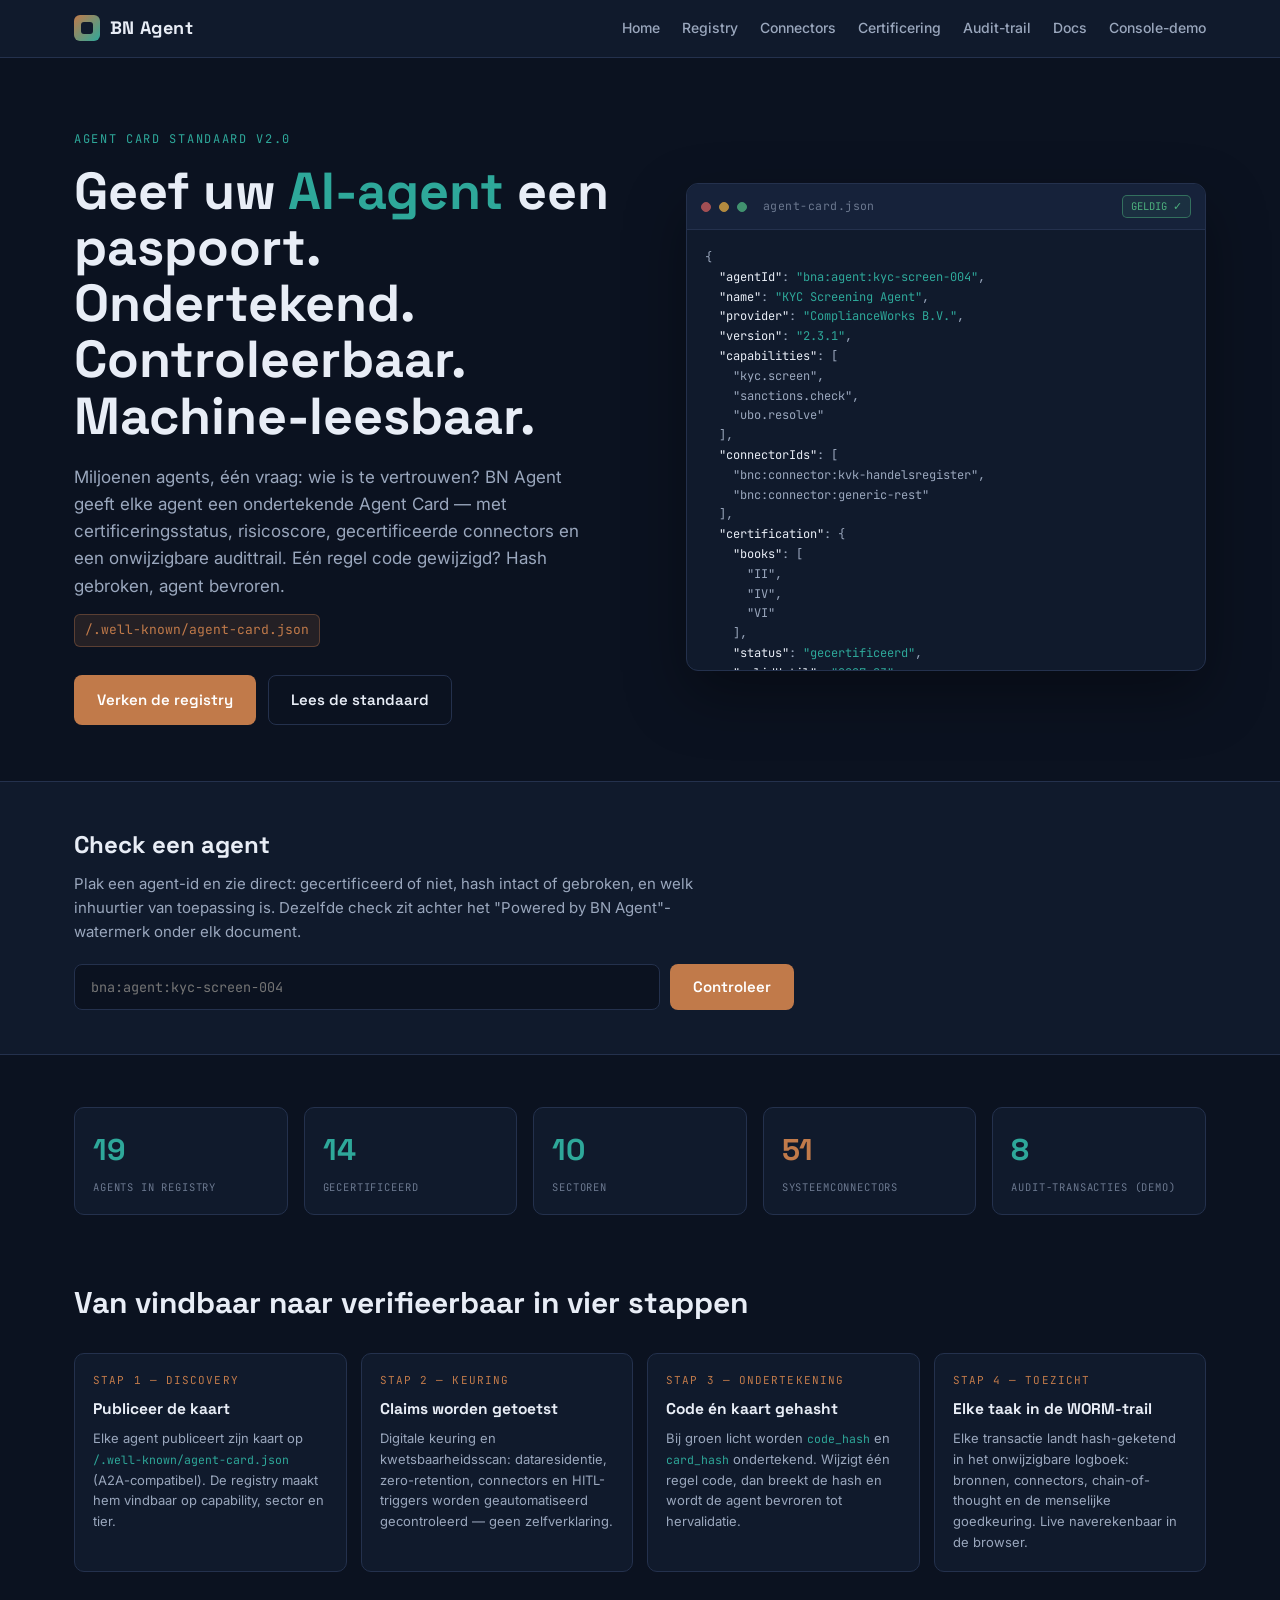
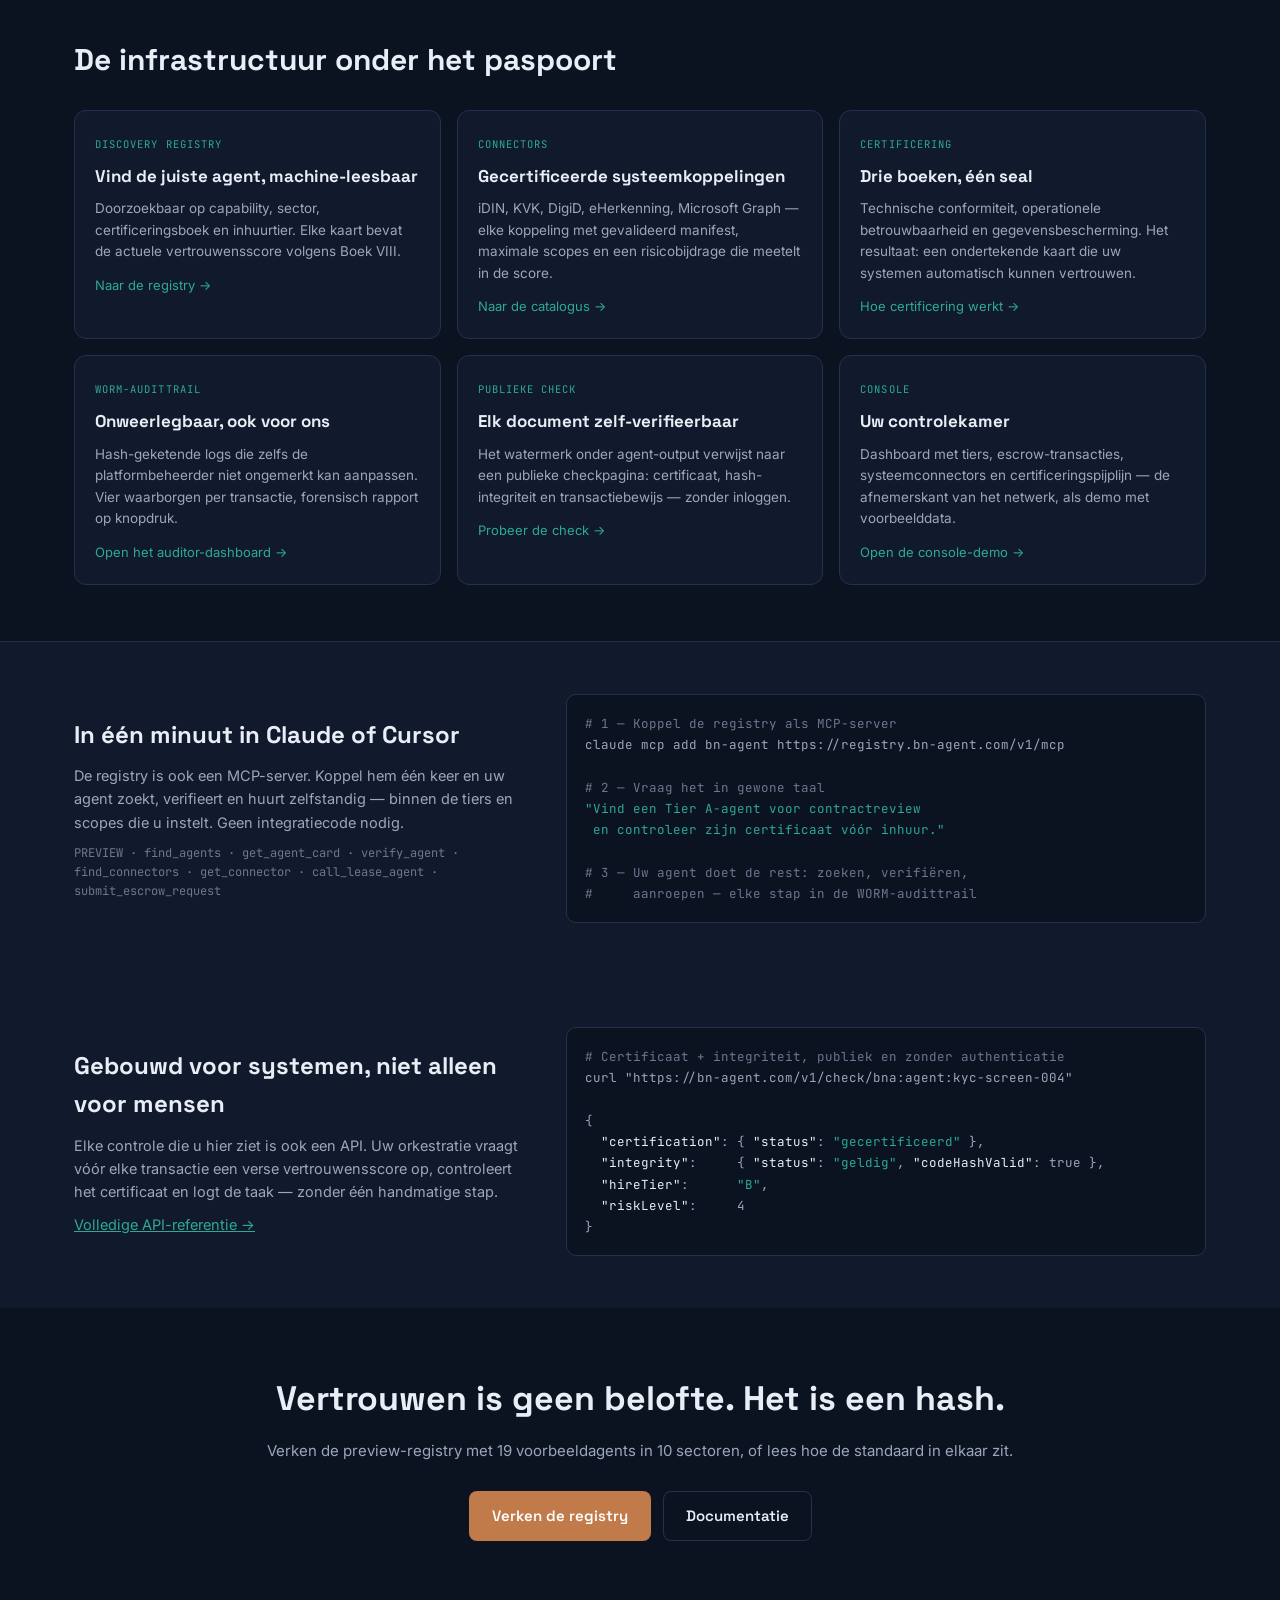
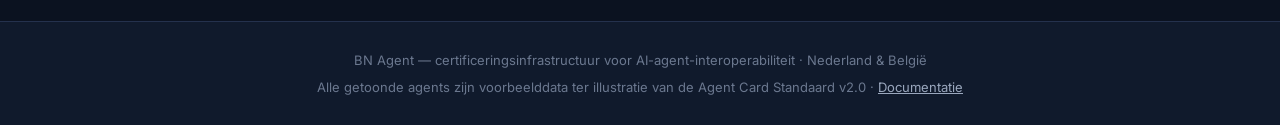
<file: bn-agent-landingpage.html>
<!DOCTYPE html>
<html lang="nl">
<head>
<meta charset="UTF-8">
<meta name="viewport" content="width=device-width, initial-scale=1.0">
<title>BN Agent — het paspoort voor AI-agents</title>
<meta name="description" content="Elke agent één machine-leesbaar paspoort: de ondertekende Agent Card. Ontdek, controleer en huur gecertificeerde AI-agents — met risicoscore, connectors en een onwijzigbare audittrail.">
<link rel="icon" href="data:image/svg+xml,%3Csvg xmlns='http://www.w3.org/2000/svg' viewBox='0 0 32 32'%3E%3Crect width='32' height='32' rx='7' fill='%23c17a4a'/%3E%3Crect x='16' width='16' height='32' rx='7' fill='%232ea89a'/%3E%3Crect x='9' y='9' width='14' height='14' rx='3' fill='%230b1220'/%3E%3C/svg%3E">
<link rel="preconnect" href="https://fonts.googleapis.com">
<link rel="preconnect" href="https://fonts.gstatic.com" crossorigin>
<link href="https://fonts.googleapis.com/css2?family=Space+Grotesk:wght@500;600;700&family=Inter:wght@400;500;600&family=JetBrains+Mono:wght@400;500&display=swap" rel="stylesheet">
<link rel="stylesheet" href="assets/bn-tokens.css">
<style>
  /* ── Hero ───────────────────────────────── */
  .hero {
    max-width: 1180px; margin: 0 auto; padding: 72px 24px 56px;
    display: grid; grid-template-columns: minmax(320px, 1fr) minmax(320px, 520px);
    gap: 48px; align-items: center;
  }
  .hero h1 {
    font-family: var(--font-display); font-size: clamp(32px, 4.6vw, 52px);
    font-weight: 700; line-height: 1.08;
  }
  .hero h1 .accent { color: var(--teal); }
  .hero p.sub { color: var(--text-dim); margin-top: 20px; font-size: 17px; max-width: 520px; }
  .hero .path {
    display: inline-block; margin-top: 14px;
    font-family: var(--font-mono); font-size: 13px; color: var(--copper);
    background: var(--copper-soft); border: 1px solid rgba(193,122,74,0.35);
    border-radius: 6px; padding: 5px 10px;
  }
  .cta-row { display: flex; flex-wrap: wrap; gap: 12px; margin-top: 28px; }

  /* ── Terminal (agent card) ──────────────── */
  .term {
    background: var(--ink-1); border: 1px solid var(--line); border-radius: 12px;
    overflow: hidden; box-shadow: 0 24px 60px rgba(0,0,0,0.35);
  }
  .term-bar {
    display: flex; align-items: center; gap: 8px;
    padding: 11px 14px; background: var(--ink-2); border-bottom: 1px solid var(--line);
    font-family: var(--font-mono); font-size: 11.5px; color: var(--text-faint);
  }
  .term-dot { width: 10px; height: 10px; border-radius: 50%; background: var(--ink-0); border: 1px solid var(--line); }
  .term-dot.d1 { background: var(--red); border-color: var(--red); opacity: .8; }
  .term-dot.d2 { background: var(--amber); border-color: var(--amber); opacity: .8; }
  .term-dot.d3 { background: var(--green); border-color: var(--green); opacity: .8; }
  .term-title { margin-left: 8px; letter-spacing: 0.04em; }
  .term-badge {
    margin-left: auto; font-size: 10.5px; padding: 2px 8px; border-radius: 5px;
    color: var(--green); border: 1px solid rgba(76,175,125,0.5); background: rgba(76,175,125,0.1);
  }
  .term pre {
    margin: 0; padding: 18px; font-family: var(--font-mono); font-size: 12px;
    line-height: 1.65; color: var(--text-dim); overflow-x: auto;
    min-height: 380px; max-height: 440px; overflow-y: auto;
  }
  .term pre .key { color: var(--text); }
  .term pre .str { color: var(--teal); }
  .term pre .num-tok { color: var(--copper); }
  .term pre .bool { color: var(--amber); }
  .term .cursor {
    display: inline-block; width: 8px; height: 14px; background: var(--teal);
    vertical-align: -2px; animation: blink 1s steps(1) infinite;
  }
  @keyframes blink { 50% { opacity: 0; } }
  @media (prefers-reduced-motion: reduce) { .term .cursor { animation: none; } }

  /* ── Check-strook ───────────────────────── */
  .check-band { border-top: 1px solid var(--line); border-bottom: 1px solid var(--line); background: var(--ink-1); }
  .check-inner { max-width: 1180px; margin: 0 auto; padding: 44px 24px; }
  .check-inner h2 { font-family: var(--font-display); font-size: 24px; font-weight: 700; }
  .check-inner p.lead { color: var(--text-dim); margin-top: 8px; max-width: 640px; }
  .check-form { display: flex; flex-wrap: wrap; gap: 10px; margin-top: 20px; max-width: 720px; }
  .check-form input {
    flex: 1 1 340px; background: var(--ink-0); border: 1px solid var(--line);
    border-radius: 8px; color: var(--text); padding: 13px 16px;
    font-family: var(--font-mono); font-size: 13.5px; outline: none;
  }
  .check-form input:focus { border-color: var(--teal); }
  .check-result {
    margin-top: 18px; border: 1px solid var(--line); border-radius: 10px;
    background: var(--ink-0); padding: 16px 18px; max-width: 720px;
    display: none; align-items: flex-start; gap: 14px;
  }
  .check-result.show { display: flex; }
  .check-result .mark {
    width: 34px; height: 34px; border-radius: 50%; flex-shrink: 0;
    display: flex; align-items: center; justify-content: center;
    font-family: var(--font-display); font-weight: 700; font-size: 17px; border: 1px solid;
  }
  .mark.ok { color: var(--green); border-color: rgba(76,175,125,0.5); background: rgba(76,175,125,0.1); }
  .mark.warn { color: var(--amber); border-color: rgba(217,164,65,0.5); background: rgba(217,164,65,0.1); }
  .mark.fail { color: var(--red); border-color: rgba(198,91,91,0.5); background: rgba(198,91,91,0.1); }
  .check-result h3 { font-family: var(--font-display); font-size: 16px; }
  .check-result .meta { color: var(--text-dim); font-size: 13px; margin-top: 4px; }
  .check-result .links { margin-top: 10px; display: flex; flex-wrap: wrap; gap: 14px; font-size: 13.5px; }
  .check-result .links a { color: var(--teal); text-decoration: none; }
  .check-result .links a:hover { color: var(--text); }

  /* ── Stats ──────────────────────────────── */
  .stats { max-width: 1180px; margin: 0 auto; padding: 52px 24px 8px; display: grid;
    grid-template-columns: repeat(auto-fit, minmax(160px, 1fr)); gap: 16px; }
  .stat { border: 1px solid var(--line); border-radius: 10px; background: var(--ink-1); padding: 18px; }
  .stat .n { font-family: var(--font-display); font-size: 30px; font-weight: 700; color: var(--teal); }
  .stat .n.c { color: var(--copper); }
  .stat .l { font-family: var(--font-mono); font-size: 10.5px; letter-spacing: 0.08em; text-transform: uppercase; color: var(--text-faint); margin-top: 5px; }

  /* ── Flow (discovery → seal) ────────────── */
  .flow { max-width: 1180px; margin: 0 auto; padding: 56px 24px 8px; }
  .flow h2, .grid-feats h2 { font-family: var(--font-display); font-size: clamp(22px, 3vw, 30px); font-weight: 700; max-width: 720px; }
  .flow-steps { display: grid; grid-template-columns: repeat(auto-fit, minmax(230px, 1fr)); gap: 14px; margin-top: 26px; }
  .flow-step { border: 1px solid var(--line); border-radius: 10px; background: var(--ink-1); padding: 18px; position: relative; }
  .flow-step .step-n {
    font-family: var(--font-mono); font-size: 11px; letter-spacing: 0.1em;
    color: var(--copper); display: block; margin-bottom: 8px;
  }
  .flow-step h3 { font-family: var(--font-display); font-size: 15.5px; margin-bottom: 6px; }
  .flow-step p { color: var(--text-dim); font-size: 13px; }
  .flow-step code { font-family: var(--font-mono); font-size: 11.5px; color: var(--teal); }

  /* ── Feature-grid ───────────────────────── */
  .grid-feats { max-width: 1180px; margin: 0 auto; padding: 56px 24px; }
  .feats { display: grid; grid-template-columns: repeat(auto-fit, minmax(300px, 1fr)); gap: 16px; margin-top: 26px; }
  .feat {
    border: 1px solid var(--line); border-radius: 12px; background: var(--ink-1);
    padding: 20px; display: block; text-decoration: none; color: inherit;
    transition: border-color .15s ease, transform .15s ease;
  }
  .feat:hover { border-color: #35476e; transform: translateY(-2px); }
  .feat .f-kicker { font-family: var(--font-mono); font-size: 10.5px; letter-spacing: 0.1em; text-transform: uppercase; color: var(--teal); }
  .feat h3 { font-family: var(--font-display); font-size: 17px; margin-top: 8px; }
  .feat p { color: var(--text-dim); font-size: 13.5px; margin-top: 8px; }
  .feat .go { color: var(--teal); font-size: 13px; margin-top: 12px; display: inline-block; }

  /* ── API-blok ───────────────────────────── */
  .api-band { border-top: 1px solid var(--line); background: var(--ink-1); }
  .api-inner { max-width: 1180px; margin: 0 auto; padding: 52px 24px;
    display: grid; grid-template-columns: minmax(280px, 1fr) minmax(320px, 640px); gap: 40px; align-items: center; }
  .api-inner h2 { font-family: var(--font-display); font-size: 24px; font-weight: 700; }
  .api-inner p { color: var(--text-dim); margin-top: 10px; font-size: 14.5px; }
  pre.code {
    background: var(--ink-0); border: 1px solid var(--line); border-radius: 10px;
    padding: 18px; font-family: var(--font-mono); font-size: 12.5px; line-height: 1.7;
    color: var(--text-dim); overflow-x: auto; margin: 0;
  }
  pre.code .c { color: var(--text-faint); }
  pre.code .k { color: var(--text); }
  pre.code .s { color: var(--teal); }

  /* ── CTA-slot ───────────────────────────── */
  .final { max-width: 1180px; margin: 0 auto; padding: 64px 24px 80px; text-align: center; }
  .final h2 { font-family: var(--font-display); font-size: clamp(24px, 3.4vw, 34px); font-weight: 700; }
  .final p { color: var(--text-dim); margin-top: 12px; }

  @media (max-width: 900px) {
    .hero, .api-inner { grid-template-columns: 1fr; }
    .term pre { min-height: 0; }
  }
</style>
</head>
<body>

<header class="site-header">
  <div class="site-header-inner">
    <a class="brand" href="index.html"><span class="brand-mark"></span>BN Agent</a>
    <nav class="site-nav" aria-label="Hoofdnavigatie">
      <a href="index.html">Home</a>
      <a href="bn-agent-registry-preview.html">Registry</a>
      <a href="bn-agent-connectors.html">Connectors</a>
      <a href="bn-agent-certificering.html">Certificering</a>
      <a href="bn-agent-audit-trail.html">Audit-trail</a>
      <a href="bn-agent-docs.html">Docs</a>
      <a href="bn-agent-console.html">Console-demo</a>
    </nav>
  </div>
</header>

<section class="hero">
  <div>
    <div class="kicker">Agent Card Standaard v2.0</div>
    <h1>Geef uw <span class="accent">AI-agent</span> een paspoort.<br>Ondertekend. Controleerbaar. Machine-leesbaar.</h1>
    <p class="sub">Miljoenen agents, één vraag: wie is te vertrouwen? BN Agent geeft elke agent een ondertekende Agent Card — met certificeringsstatus, risicoscore, gecertificeerde connectors en een onwijzigbare audittrail. Eén regel code gewijzigd? Hash gebroken, agent bevroren.</p>
    <span class="path">/.well-known/agent-card.json</span>
    <div class="cta-row">
      <a class="btn btn-primary" href="bn-agent-registry-preview.html">Verken de registry</a>
      <a class="btn btn-ghost" href="bn-agent-docs.html">Lees de standaard</a>
    </div>
  </div>
  <div class="term" aria-label="Voorbeeld van een ondertekende Agent Card">
    <div class="term-bar">
      <span class="term-dot d1"></span><span class="term-dot d2"></span><span class="term-dot d3"></span>
      <span class="term-title">agent-card.json</span>
      <span class="term-badge">GELDIG ✓</span>
    </div>
    <pre id="term-json" aria-live="off"></pre>
  </div>
</section>

<section class="check-band">
  <div class="check-inner">
    <h2>Check een agent</h2>
    <p class="lead">Plak een agent-id en zie direct: gecertificeerd of niet, hash intact of gebroken, en welk inhuurtier van toepassing is. Dezelfde check zit achter het "Powered by BN Agent"-watermerk onder elk document.</p>
    <form class="check-form" id="check-form">
      <input type="text" id="check-input" list="agent-ids" placeholder="bna:agent:kyc-screen-004" autocomplete="off" aria-label="Agent-id om te controleren">
      <datalist id="agent-ids"></datalist>
      <button type="submit" class="btn btn-primary">Controleer</button>
    </form>
    <div class="check-result" id="check-result" role="status" aria-live="polite"></div>
  </div>
</section>

<section class="stats" id="stats" aria-label="Registry-statistieken"></section>

<section class="flow">
  <h2>Van vindbaar naar verifieerbaar in vier stappen</h2>
  <div class="flow-steps">
    <div class="flow-step">
      <span class="step-n">STAP 1 — DISCOVERY</span>
      <h3>Publiceer de kaart</h3>
      <p>Elke agent publiceert zijn kaart op <code>/.well-known/agent-card.json</code> (A2A-compatibel). De registry maakt hem vindbaar op capability, sector en tier.</p>
    </div>
    <div class="flow-step">
      <span class="step-n">STAP 2 — KEURING</span>
      <h3>Claims worden getoetst</h3>
      <p>Digitale keuring en kwetsbaarheidsscan: dataresidentie, zero-retention, connectors en HITL-triggers worden geautomatiseerd gecontroleerd — geen zelfverklaring.</p>
    </div>
    <div class="flow-step">
      <span class="step-n">STAP 3 — ONDERTEKENING</span>
      <h3>Code én kaart gehasht</h3>
      <p>Bij groen licht worden <code>code_hash</code> en <code>card_hash</code> ondertekend. Wijzigt één regel code, dan breekt de hash en wordt de agent bevroren tot hervalidatie.</p>
    </div>
    <div class="flow-step">
      <span class="step-n">STAP 4 — TOEZICHT</span>
      <h3>Elke taak in de WORM-trail</h3>
      <p>Elke transactie landt hash-geketend in het onwijzigbare logboek: bronnen, connectors, chain-of-thought en de menselijke goedkeuring. Live naverekenbaar in de browser.</p>
    </div>
  </div>
</section>

<section class="grid-feats">
  <h2>De infrastructuur onder het paspoort</h2>
  <div class="feats">
    <a class="feat" href="bn-agent-registry-preview.html">
      <span class="f-kicker">Discovery Registry</span>
      <h3>Vind de juiste agent, machine-leesbaar</h3>
      <p>Doorzoekbaar op capability, sector, certificeringsboek en inhuurtier. Elke kaart bevat de actuele vertrouwensscore volgens Boek VIII.</p>
      <span class="go">Naar de registry &rarr;</span>
    </a>
    <a class="feat" href="bn-agent-connectors.html">
      <span class="f-kicker">Connectors</span>
      <h3>Gecertificeerde systeemkoppelingen</h3>
      <p>iDIN, KVK, DigiD, eHerkenning, Microsoft Graph &mdash; elke koppeling met gevalideerd manifest, maximale scopes en een risicobijdrage die meetelt in de score.</p>
      <span class="go">Naar de catalogus &rarr;</span>
    </a>
    <a class="feat" href="bn-agent-certificering.html">
      <span class="f-kicker">Certificering</span>
      <h3>Drie boeken, één seal</h3>
      <p>Technische conformiteit, operationele betrouwbaarheid en gegevensbescherming. Het resultaat: een ondertekende kaart die uw systemen automatisch kunnen vertrouwen.</p>
      <span class="go">Hoe certificering werkt &rarr;</span>
    </a>
    <a class="feat" href="bn-agent-audit-trail.html">
      <span class="f-kicker">WORM-audittrail</span>
      <h3>Onweerlegbaar, ook voor ons</h3>
      <p>Hash-geketende logs die zelfs de platformbeheerder niet ongemerkt kan aanpassen. Vier waarborgen per transactie, forensisch rapport op knopdruk.</p>
      <span class="go">Open het auditor-dashboard &rarr;</span>
    </a>
    <a class="feat" href="bn-agent-check.html?id=bna:agent:kyc-screen-004">
      <span class="f-kicker">Publieke check</span>
      <h3>Elk document zelf-verifieerbaar</h3>
      <p>Het watermerk onder agent-output verwijst naar een publieke checkpagina: certificaat, hash-integriteit en transactiebewijs — zonder inloggen.</p>
      <span class="go">Probeer de check &rarr;</span>
    </a>
    <a class="feat" href="bn-agent-console.html">
      <span class="f-kicker">Console</span>
      <h3>Uw controlekamer</h3>
      <p>Dashboard met tiers, escrow-transacties, systeemconnectors en certificeringspijplijn — de afnemerskant van het netwerk, als demo met voorbeelddata.</p>
      <span class="go">Open de console-demo &rarr;</span>
    </a>
  </div>
</section>

<section class="api-band">
  <div class="api-inner">
    <div>
      <h2>In één minuut in Claude of Cursor</h2>
      <p>De registry is ook een MCP-server. Koppel hem één keer en uw agent zoekt, verifieert en huurt zelfstandig — binnen de tiers en scopes die u instelt. Geen integratiecode nodig.</p>
      <p style="font-family:var(--font-mono);font-size:12px;color:var(--text-faint);">PREVIEW &middot; find_agents &middot; get_agent_card &middot; verify_agent &middot; find_connectors &middot; get_connector &middot; call_lease_agent &middot; submit_escrow_request</p>
    </div>
    <pre class="code"><span class="c"># 1 — Koppel de registry als MCP-server</span>
claude mcp add bn-agent https://registry.bn-agent.com/v1/mcp

<span class="c"># 2 — Vraag het in gewone taal</span>
<span class="s">"Vind een Tier A-agent voor contractreview
 en controleer zijn certificaat vóór inhuur."</span>

<span class="c"># 3 — Uw agent doet de rest: zoeken, verifiëren,</span>
<span class="c">#     aanroepen — elke stap in de WORM-audittrail</span></pre>
  </div>
</section>

<section class="api-band" style="border-top:none;">
  <div class="api-inner">
    <div>
      <h2>Gebouwd voor systemen, niet alleen voor mensen</h2>
      <p>Elke controle die u hier ziet is ook een API. Uw orkestratie vraagt vóór elke transactie een verse vertrouwensscore op, controleert het certificaat en logt de taak — zonder één handmatige stap.</p>
      <p><a href="bn-agent-docs.html" style="color:var(--teal);">Volledige API-referentie &rarr;</a></p>
    </div>
    <pre class="code"><span class="c"># Certificaat + integriteit, publiek en zonder authenticatie</span>
curl "https://bn-agent.com/v1/check/bna:agent:kyc-screen-004"

{
  <span class="k">"certification"</span>: { <span class="k">"status"</span>: <span class="s">"gecertificeerd"</span> },
  <span class="k">"integrity"</span>:     { <span class="k">"status"</span>: <span class="s">"geldig"</span>, <span class="k">"codeHashValid"</span>: true },
  <span class="k">"hireTier"</span>:      <span class="s">"B"</span>,
  <span class="k">"riskLevel"</span>:     4
}</pre>
  </div>
</section>

<section class="final">
  <h2>Vertrouwen is geen belofte. Het is een hash.</h2>
  <p>Verken de preview-registry met 19 voorbeeldagents in 10 sectoren, of lees hoe de standaard in elkaar zit.</p>
  <div class="cta-row" style="justify-content:center;">
    <a class="btn btn-primary" href="bn-agent-registry-preview.html">Verken de registry</a>
    <a class="btn btn-ghost" href="bn-agent-docs.html">Documentatie</a>
  </div>
</section>

<footer class="site-footer">
  <p>BN Agent &mdash; certificeringsinfrastructuur voor AI-agent-interoperabiliteit &middot; Nederland &amp; Belgi&euml;</p>
  <p style="margin-top:6px;">Alle getoonde agents zijn voorbeelddata ter illustratie van de Agent Card Standaard v2.0 &middot; <a href="bn-agent-docs.html">Documentatie</a></p>
</footer>

<script src="assets/agents-data.js"></script>
<script src="assets/connectors-data.js"></script>
<script src="assets/audit-data.js"></script>
<script>
// ── Terminal: Agent Card typen (kyc-screen-004, ingekorte weergave) ─────
const heroAgent = window.bnAgentById("bna:agent:kyc-screen-004");
const heroCard = {
  agentId: heroAgent.agentId,
  name: heroAgent.name,
  provider: heroAgent.provider,
  version: heroAgent.version,
  capabilities: heroAgent.capabilities,
  connectorIds: heroAgent.connectorIds,
  certification: heroAgent.certification,
  riskFactor: heroAgent.riskFactor,
  trustScore: heroAgent.trustScore,
  hireTier: heroAgent.hireTier,
  riskLevel: heroAgent.riskLevel,
  integrity: {
    codeHash: heroAgent.integrity.codeHash,
    cardHash: heroAgent.integrity.cardHash,
    status: heroAgent.integrity.status
  }
};
const rawJson = JSON.stringify(heroCard, null, 2);

function highlightJson(text) {
  return text
    .replace(/&/g, "&amp;").replace(/</g, "&lt;").replace(/>/g, "&gt;")
    .replace(/"([^"]+)":/g, '<span class="key">"$1"</span>:')
    .replace(/: "([^"]*)"/g, ': <span class="str">"$1"</span>')
    .replace(/: (\d+\.?\d*)/g, ': <span class="num-tok">$1</span>')
    .replace(/: (true|false|null)/g, ': <span class="bool">$1</span>');
}

const termEl = document.getElementById("term-json");
const reduceMotion = window.matchMedia("(prefers-reduced-motion: reduce)").matches;
if (reduceMotion) {
  termEl.innerHTML = highlightJson(rawJson);
} else {
  let i = 0;
  const CHUNK = 6;
  function type() {
    i = Math.min(i + CHUNK, rawJson.length);
    termEl.innerHTML = highlightJson(rawJson.slice(0, i)) + (i < rawJson.length ? '<span class="cursor"></span>' : "");
    if (i < rawJson.length) requestAnimationFrame(type);
  }
  type();
}

// ── Check een agent ─────────────────────────────────────────────────────
const datalist = document.getElementById("agent-ids");
window.BN_AGENTS.forEach(a => {
  const opt = document.createElement("option");
  opt.value = a.agentId; opt.label = a.name;
  datalist.appendChild(opt);
});

const form = document.getElementById("check-form");
const input = document.getElementById("check-input");
const result = document.getElementById("check-result");

function esc(s) {
  return String(s).replace(/&/g, "&amp;").replace(/</g, "&lt;").replace(/>/g, "&gt;").replace(/"/g, "&quot;");
}

form.addEventListener("submit", (e) => {
  e.preventDefault();
  const id = input.value.trim();
  const agent = window.bnAgentById(id);
  result.classList.add("show");
  if (!agent) {
    result.innerHTML = `
      <span class="mark fail" aria-hidden="true">✗</span>
      <div>
        <h3>Niet gevonden in de registry</h3>
        <p class="meta">${id ? `"${esc(id)}" staat niet in de preview-registry.` : "Voer een agent-id in."} Zonder registry-vermelding is er geen certificaat om te controleren.</p>
        <div class="links"><a href="bn-agent-registry-preview.html">Bekijk alle agents &rarr;</a></div>
      </div>`;
    return;
  }
  const certOk = agent.certification.status === "gecertificeerd";
  const intOk = agent.integrity.status === "geldig";
  const state = certOk && intOk ? "ok" : (certOk || intOk || agent.integrity.status === "in validatie") ? "warn" : "fail";
  const title = { ok: "Certificaat geldig", warn: "Certificaat met voorbehoud", fail: "Certificaat ongeldig" }[state];
  result.innerHTML = `
    <span class="mark ${state}" aria-hidden="true">${state === "ok" ? "✓" : state === "warn" ? "!" : "✗"}</span>
    <div>
      <h3>${title} — ${esc(agent.name)}</h3>
      <p class="meta">
        ${esc(agent.provider)} &middot; certificering: <strong>${esc(agent.certification.status)}</strong>
        &middot; code-integriteit: <strong>${esc(agent.integrity.status)}</strong>
        &middot; Tier ${esc(agent.hireTier)} (${esc(window.BN_TIER_MEANING[agent.hireTier])})
        &middot; risiconiveau ${agent.riskLevel}/5
      </p>
      <div class="links">
        <a href="bn-agent-agent-detail.html?id=${encodeURIComponent(agent.agentId)}">Volledige Agent Card &rarr;</a>
        <a href="bn-agent-check.html?id=${encodeURIComponent(agent.agentId)}">Publieke check &rarr;</a>
      </div>
    </div>`;
});

// ── Stats uit de gedeelde datasets ──────────────────────────────────────
const agents = window.BN_AGENTS;
const stats = [
  { n: agents.length, l: "agents in registry" },
  { n: agents.filter(a => a.certification.status === "gecertificeerd").length, l: "gecertificeerd" },
  { n: new Set(agents.map(a => a.sector)).size, l: "sectoren" },
  { n: window.BN_CONNECTORS.length, l: "systeemconnectors", c: true },
  { n: window.BN_AUDIT_LOG.length, l: "audit-transacties (demo)" }
];
document.getElementById("stats").innerHTML = stats.map(s =>
  `<div class="stat"><div class="n${s.c ? " c" : ""}">${s.n}</div><div class="l">${s.l}</div></div>`
).join("");
</script>
</body>
</html>
</file>
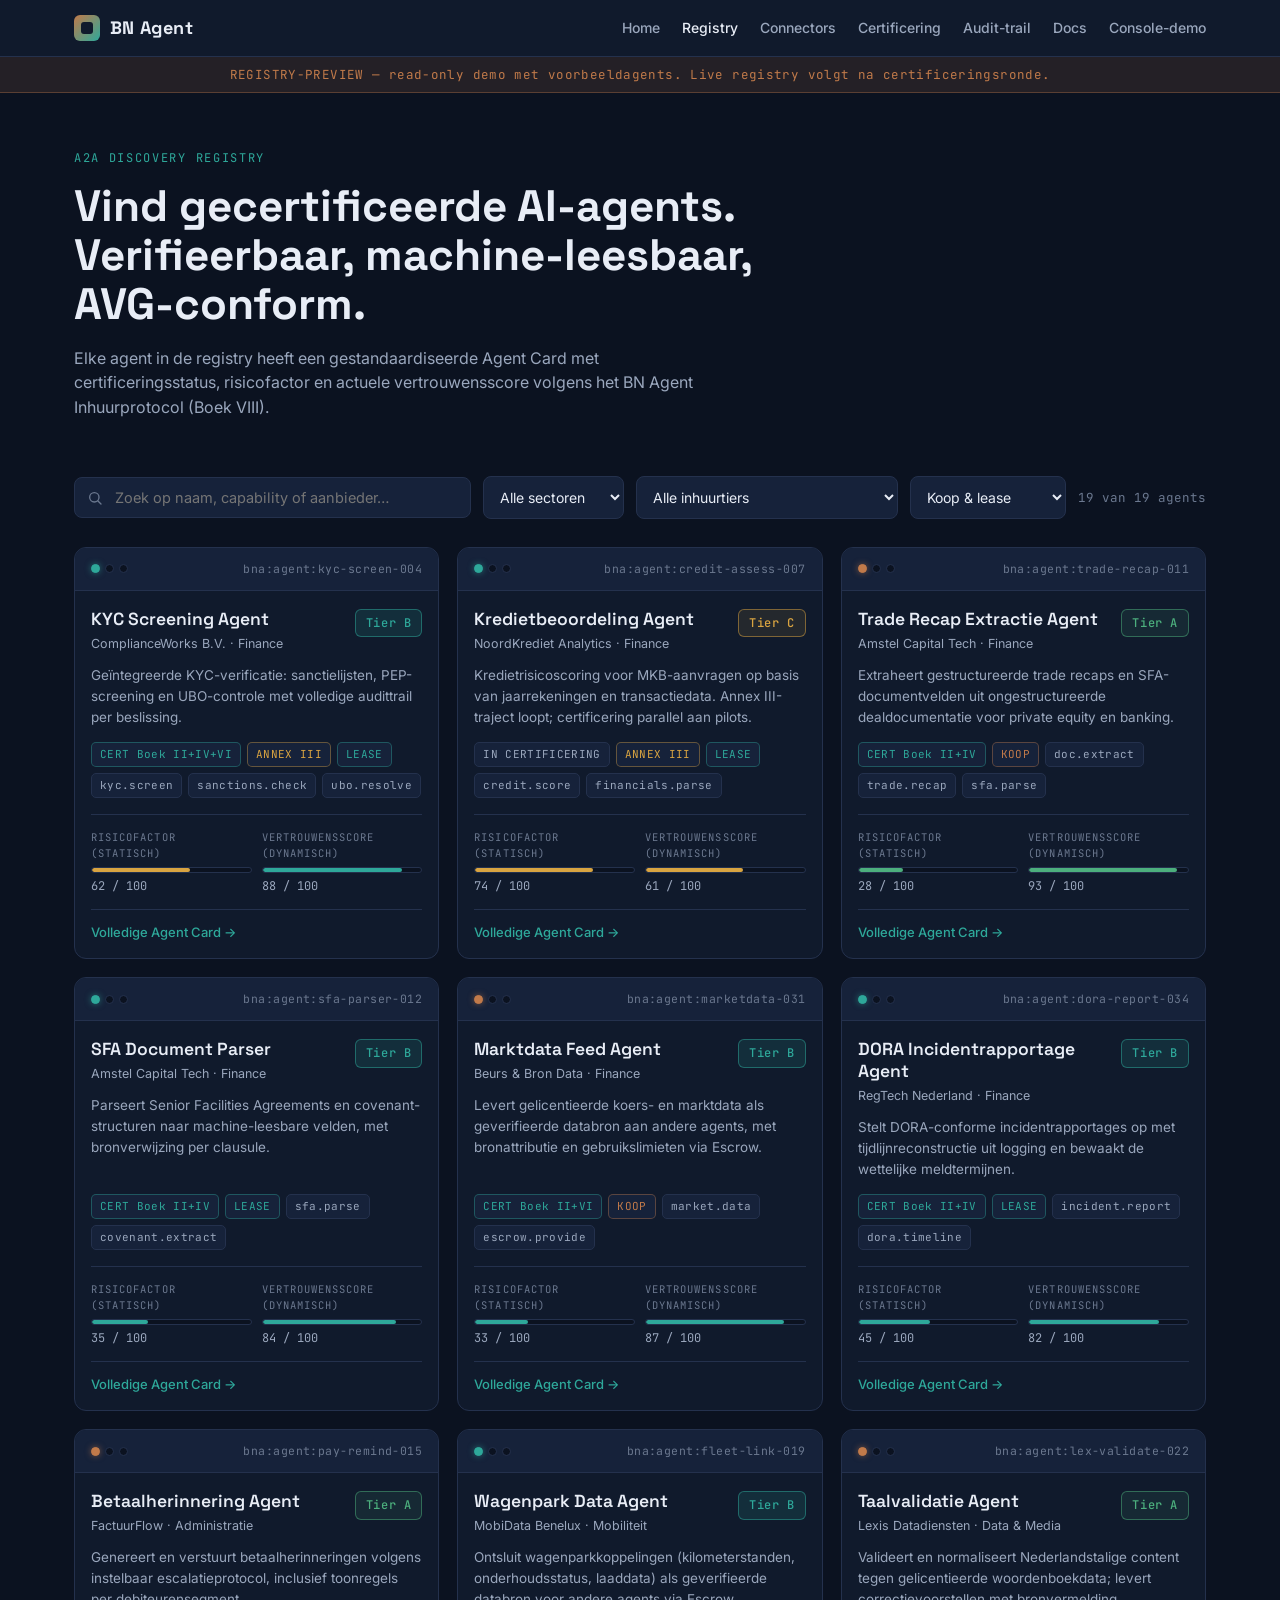
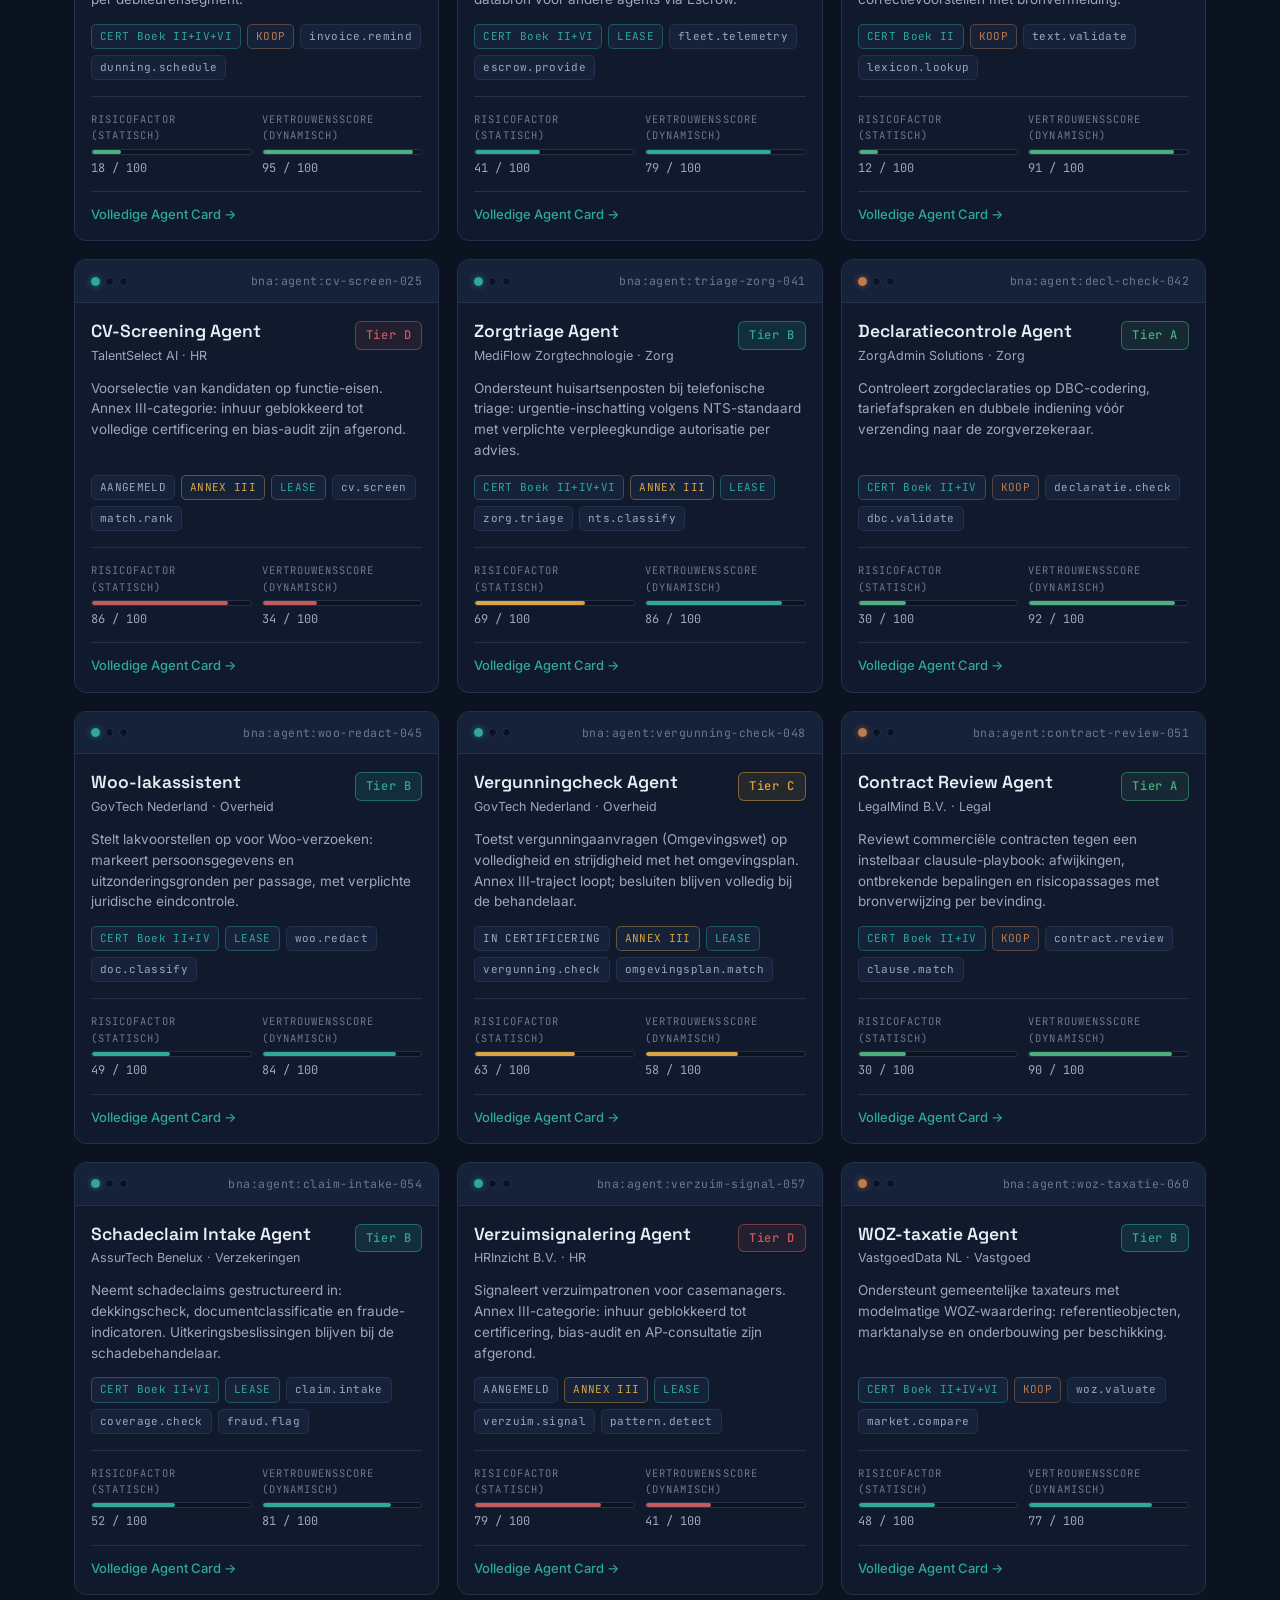
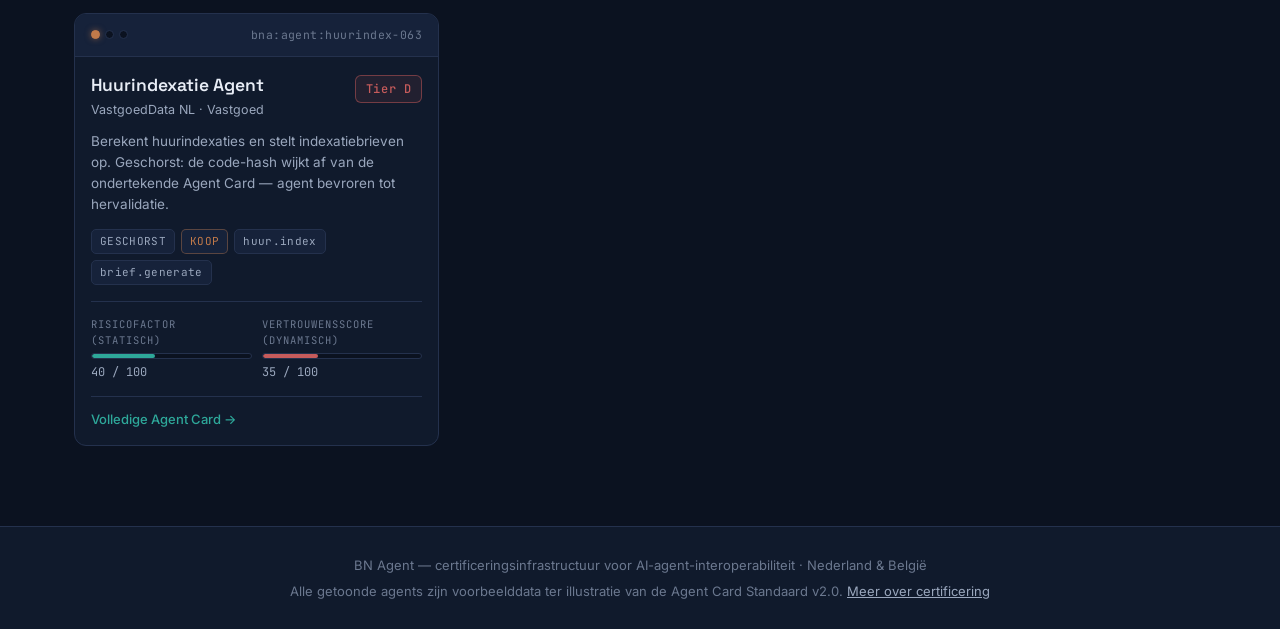
<file: bn-agent-registry-preview.html>
<!DOCTYPE html>
<html lang="nl">
<head>
<meta charset="UTF-8">
<meta name="viewport" content="width=device-width, initial-scale=1.0">
<title>Discovery Registry — Preview | BN Agent</title>
<meta name="description" content="Publieke preview van de BN Agent Discovery Registry: gecertificeerde AI-agents, doorzoekbaar op sector, certificeringsniveau en inhuurtier.">
<link rel="icon" href="data:image/svg+xml,%3Csvg xmlns='http://www.w3.org/2000/svg' viewBox='0 0 32 32'%3E%3Crect width='32' height='32' rx='7' fill='%23c17a4a'/%3E%3Crect x='16' width='16' height='32' rx='7' fill='%232ea89a'/%3E%3Crect x='9' y='9' width='14' height='14' rx='3' fill='%230b1220'/%3E%3C/svg%3E">
<link rel="preconnect" href="https://fonts.googleapis.com">
<link rel="preconnect" href="https://fonts.gstatic.com" crossorigin>
<link href="https://fonts.googleapis.com/css2?family=Space+Grotesk:wght@500;600;700&family=Inter:wght@400;500;600&family=JetBrains+Mono:wght@400;500&display=swap" rel="stylesheet">
<style>
  :root {
    --ink-0: #0b1220;
    --ink-1: #101a2c;
    --ink-2: #16223a;
    --line: #24314d;
    --text: #e8edf6;
    --text-dim: #9aa7bd;
    --text-faint: #6b788f;
    --copper: #c17a4a;
    --copper-soft: rgba(193, 122, 74, 0.14);
    --teal: #2ea89a;
    --teal-soft: rgba(46, 168, 154, 0.14);
    --green: #4caf7d;
    --amber: #d9a441;
    --red: #c65b5b;
    --font-display: "Space Grotesk", sans-serif;
    --font-body: "Inter", sans-serif;
    --font-mono: "JetBrains Mono", monospace;
  }
  * { margin: 0; padding: 0; box-sizing: border-box; }
  body {
    background: var(--ink-0);
    color: var(--text);
    font-family: var(--font-body);
    font-size: 15px;
    line-height: 1.55;
    min-height: 100vh;
  }
  a { color: inherit; }

  /* ── Header ─────────────────────────────── */
  .site-header {
    border-bottom: 1px solid var(--line);
    background: var(--ink-1);
    position: sticky; top: 0; z-index: 30;
  }
  .site-header-inner {
    max-width: 1180px; margin: 0 auto; padding: 14px 24px;
    display: flex; align-items: center; gap: 28px;
  }
  .brand {
    font-family: var(--font-display); font-weight: 700; font-size: 18px;
    letter-spacing: 0.02em; text-decoration: none; display: flex; align-items: center; gap: 10px;
  }
  .brand-mark {
    width: 26px; height: 26px; border-radius: 6px;
    background: linear-gradient(135deg, var(--copper), var(--teal));
    display: inline-block; position: relative;
  }
  .brand-mark::after {
    content: ""; position: absolute; inset: 7px;
    border-radius: 3px; background: var(--ink-1);
  }
  .site-nav { display: flex; gap: 22px; margin-left: auto; }
  .site-nav a {
    text-decoration: none; color: var(--text-dim); font-size: 14px; font-weight: 500;
  }
  .site-nav a:hover, .site-nav a.active { color: var(--text); }

  /* ── Preview banner ─────────────────────── */
  .preview-banner {
    background: var(--copper-soft);
    border-bottom: 1px solid rgba(193, 122, 74, 0.35);
    text-align: center; padding: 8px 24px;
    font-family: var(--font-mono); font-size: 12.5px; color: var(--copper);
    letter-spacing: 0.03em;
  }

  /* ── Hero ───────────────────────────────── */
  .hero { max-width: 1180px; margin: 0 auto; padding: 56px 24px 32px; }
  .hero .kicker {
    font-family: var(--font-mono); font-size: 12px; letter-spacing: 0.14em;
    text-transform: uppercase; color: var(--teal); margin-bottom: 14px;
  }
  .hero h1 {
    font-family: var(--font-display); font-size: clamp(30px, 4.5vw, 44px);
    font-weight: 700; line-height: 1.12; max-width: 720px;
  }
  .hero p.sub {
    color: var(--text-dim); max-width: 640px; margin-top: 16px; font-size: 16px;
  }

  /* ── Filter bar ─────────────────────────── */
  .filter-bar {
    max-width: 1180px; margin: 24px auto 0; padding: 0 24px;
    display: flex; flex-wrap: wrap; gap: 12px; align-items: center;
  }
  .search-wrap { position: relative; flex: 1 1 320px; max-width: 460px; }
  .search-wrap input {
    width: 100%; background: var(--ink-2); border: 1px solid var(--line);
    border-radius: 8px; color: var(--text); padding: 11px 14px 11px 40px;
    font-family: var(--font-body); font-size: 14.5px; outline: none;
  }
  .search-wrap input:focus { border-color: var(--teal); }
  .search-wrap svg {
    position: absolute; left: 13px; top: 50%; transform: translateY(-50%);
    width: 16px; height: 16px; stroke: var(--text-faint);
  }
  select.filter {
    background: var(--ink-2); border: 1px solid var(--line); border-radius: 8px;
    color: var(--text); padding: 11px 12px; font-family: var(--font-body);
    font-size: 14px; outline: none; cursor: pointer;
  }
  select.filter:focus { border-color: var(--teal); }
  .result-count {
    font-family: var(--font-mono); font-size: 12.5px; color: var(--text-faint);
    margin-left: auto;
  }

  /* ── Grid ───────────────────────────────── */
  .grid {
    max-width: 1180px; margin: 28px auto 80px; padding: 0 24px;
    display: grid; grid-template-columns: repeat(auto-fill, minmax(340px, 1fr));
    gap: 18px;
  }
  .empty-state {
    grid-column: 1 / -1; text-align: center; color: var(--text-faint);
    padding: 60px 0; font-size: 15px;
  }

  /* ── Agent card (patch-panel motief) ────── */
  .agent-card {
    background: var(--ink-1); border: 1px solid var(--line); border-radius: 12px;
    overflow: hidden; display: flex; flex-direction: column;
    transition: border-color 0.15s ease, transform 0.15s ease;
  }
  .agent-card:hover { border-color: #35476e; transform: translateY(-2px); }

  .card-jack {
    display: flex; align-items: center; gap: 10px;
    padding: 12px 16px; background: var(--ink-2);
    border-bottom: 1px solid var(--line);
    font-family: var(--font-mono); font-size: 11.5px; color: var(--text-faint);
  }
  .jack-ports { display: flex; gap: 5px; }
  .jack-port {
    width: 9px; height: 9px; border-radius: 50%;
    border: 1.5px solid var(--line); background: var(--ink-0);
  }
  .jack-port.lit-koop { border-color: var(--copper); background: var(--copper); box-shadow: 0 0 6px rgba(193,122,74,0.6); }
  .jack-port.lit-lease { border-color: var(--teal); background: var(--teal); box-shadow: 0 0 6px rgba(46,168,154,0.6); }
  .jack-id { margin-left: auto; letter-spacing: 0.04em; }

  .card-body { padding: 18px 16px 16px; flex: 1; display: flex; flex-direction: column; }
  .card-top { display: flex; align-items: flex-start; gap: 12px; }
  .card-title { font-family: var(--font-display); font-size: 17.5px; font-weight: 600; line-height: 1.25; }
  .card-provider { font-size: 12.5px; color: var(--text-dim); margin-top: 3px; }

  .tier-chip {
    margin-left: auto; flex-shrink: 0;
    font-family: var(--font-mono); font-weight: 500; font-size: 12px;
    padding: 4px 10px; border-radius: 6px; letter-spacing: 0.05em;
    border: 1px solid;
  }
  .tier-A { color: var(--green); border-color: rgba(76,175,125,0.5); background: rgba(76,175,125,0.1); }
  .tier-B { color: var(--teal); border-color: rgba(46,168,154,0.5); background: var(--teal-soft); }
  .tier-C { color: var(--amber); border-color: rgba(217,164,65,0.5); background: rgba(217,164,65,0.1); }
  .tier-D { color: var(--red); border-color: rgba(198,91,91,0.5); background: rgba(198,91,91,0.1); }

  .card-desc { color: var(--text-dim); font-size: 13.5px; margin-top: 12px; flex: 1; }

  .badge-row { display: flex; flex-wrap: wrap; gap: 6px; margin-top: 14px; }
  .badge {
    font-family: var(--font-mono); font-size: 11px; padding: 3px 8px;
    border-radius: 5px; border: 1px solid var(--line);
    color: var(--text-dim); background: var(--ink-2); letter-spacing: 0.03em;
  }
  .badge.cert { color: var(--teal); border-color: rgba(46,168,154,0.4); }
  .badge.annex { color: var(--amber); border-color: rgba(217,164,65,0.4); }
  .badge.dist-koop { color: var(--copper); border-color: rgba(193,122,74,0.4); }
  .badge.dist-lease { color: var(--teal); border-color: rgba(46,168,154,0.4); }

  .score-row {
    display: grid; grid-template-columns: 1fr 1fr; gap: 10px;
    margin-top: 16px; padding-top: 14px; border-top: 1px solid var(--line);
  }
  .score-label {
    font-family: var(--font-mono); font-size: 10.5px; letter-spacing: 0.1em;
    text-transform: uppercase; color: var(--text-faint); margin-bottom: 5px;
  }
  .score-bar-track {
    height: 6px; border-radius: 3px; background: var(--ink-0);
    border: 1px solid var(--line); overflow: hidden;
  }
  .score-bar-fill { height: 100%; border-radius: 3px; }
  .score-value { font-family: var(--font-mono); font-size: 12px; margin-top: 4px; color: var(--text-dim); }

  .card-link {
    display: block; margin-top: 14px; padding-top: 12px;
    border-top: 1px solid var(--line);
    font-size: 13px; font-weight: 500; color: var(--teal);
    text-decoration: none;
  }
  .card-link:hover { color: var(--text); }

  /* ── Footer ─────────────────────────────── */
  .site-footer {
    border-top: 1px solid var(--line); background: var(--ink-1);
    padding: 28px 24px; text-align: center;
    color: var(--text-faint); font-size: 13px;
  }
  .site-footer a { color: var(--text-dim); }

  @media (max-width: 640px) {
    .site-nav { display: none; }
    .grid { grid-template-columns: 1fr; }
  }
</style>
</head>
<body>

<header class="site-header">
  <div class="site-header-inner">
    <a class="brand" href="index.html"><span class="brand-mark"></span>BN Agent</a>
    <nav class="site-nav">
      <a href="index.html">Home</a>
      <a href="bn-agent-registry-preview.html" class="active">Registry</a>
      <a href="bn-agent-connectors.html">Connectors</a>
      <a href="bn-agent-certificering.html">Certificering</a>
      <a href="bn-agent-audit-trail.html">Audit-trail</a>
      <a href="bn-agent-docs.html">Docs</a>
      <a href="bn-agent-console.html">Console-demo</a>
    </nav>
  </div>
</header>

<div class="preview-banner">REGISTRY-PREVIEW &mdash; read-only demo met voorbeeldagents. Live registry volgt na certificeringsronde.</div>

<section class="hero">
  <div class="kicker">A2A Discovery Registry</div>
  <h1>Vind gecertificeerde AI-agents. Verifieerbaar, machine-leesbaar, AVG-conform.</h1>
  <p class="sub">Elke agent in de registry heeft een gestandaardiseerde Agent Card met certificeringsstatus, risicofactor en actuele vertrouwensscore volgens het BN Agent Inhuurprotocol (Boek VIII).</p>
</section>

<div class="filter-bar">
  <div class="search-wrap">
    <svg viewBox="0 0 24 24" fill="none" stroke-width="2" stroke-linecap="round"><circle cx="11" cy="11" r="7"/><line x1="21" y1="21" x2="16.5" y2="16.5"/></svg>
    <input type="search" id="search-input" placeholder="Zoek op naam, capability of aanbieder&hellip;" autocomplete="off" aria-label="Zoek in de registry">
  </div>
  <select class="filter" id="filter-sector" aria-label="Filter op sector">
    <option value="">Alle sectoren</option>
  </select>
  <select class="filter" id="filter-tier" aria-label="Filter op inhuurtier">
    <option value="">Alle inhuurtiers</option>
    <option value="A">Tier A — direct inhuurbaar</option>
    <option value="B">Tier B — inhuurbaar met logging</option>
    <option value="C">Tier C — beperkt, onder toezicht</option>
    <option value="D">Tier D — niet inhuurbaar</option>
  </select>
  <select class="filter" id="filter-dist" aria-label="Filter op distributievorm">
    <option value="">Koop &amp; lease</option>
    <option value="koop">Koop-distributie</option>
    <option value="lease">Lease-distributie</option>
  </select>
  <span class="result-count" id="result-count" aria-live="polite"></span>
</div>

<main class="grid" id="agent-grid"></main>

<footer class="site-footer">
  <p>BN Agent &mdash; certificeringsinfrastructuur voor AI-agent-interoperabiliteit &middot; Nederland &amp; Belgi&euml;</p>
  <p style="margin-top:6px;">Alle getoonde agents zijn voorbeelddata ter illustratie van de Agent Card Standaard v2.0. <a href="bn-agent-certificering.html">Meer over certificering</a></p>
</footer>

<script src="assets/agents-data.js"></script>
<script>
// Agent data comes from assets/agents-data.js — shared with the console and homepage.
const AGENTS = window.BN_AGENTS;
const TIER_LABELS = window.BN_TIER_LABELS;
const TIER_COLORS = { A: "var(--green)", B: "var(--teal)", C: "var(--amber)", D: "var(--red)" };

const grid = document.getElementById("agent-grid");
const searchInput = document.getElementById("search-input");
const sectorSelect = document.getElementById("filter-sector");
const tierSelect = document.getElementById("filter-tier");
const distSelect = document.getElementById("filter-dist");
const resultCount = document.getElementById("result-count");

// Populate sector filter from data
[...new Set(AGENTS.map(a => a.sector))].sort().forEach(sector => {
  const opt = document.createElement("option");
  opt.value = sector; opt.textContent = sector;
  sectorSelect.appendChild(opt);
});

function riskColor(rf) {
  if (rf <= 30) return "var(--green)";
  if (rf <= 55) return "var(--teal)";
  if (rf <= 75) return "var(--amber)";
  return "var(--red)";
}

function renderCard(a) {
  const certBadge = a.certification.status === "gecertificeerd"
    ? `<span class="badge cert">CERT Boek ${a.certification.books.join("+")}</span>`
    : `<span class="badge">${a.certification.status.toUpperCase()}</span>`;
  const annexBadge = a.annexIII ? `<span class="badge annex">ANNEX III</span>` : "";
  const distBadge = a.distribution === "koop"
    ? `<span class="badge dist-koop">KOOP</span>`
    : `<span class="badge dist-lease">LEASE</span>`;
  const portClass = a.distribution === "koop" ? "lit-koop" : "lit-lease";

  return `
  <article class="agent-card" data-tier="${a.hireTier}">
    <div class="card-jack">
      <span class="jack-ports">
        <span class="jack-port ${portClass}"></span>
        <span class="jack-port"></span>
        <span class="jack-port"></span>
      </span>
      <span class="jack-id">${a.agentId}</span>
    </div>
    <div class="card-body">
      <div class="card-top">
        <div>
          <h2 class="card-title">${a.name}</h2>
          <div class="card-provider">${a.provider} &middot; ${a.sector}</div>
        </div>
        <span class="tier-chip tier-${a.hireTier}">${TIER_LABELS[a.hireTier]}</span>
      </div>
      <p class="card-desc">${a.description}</p>
      <div class="badge-row">
        ${certBadge}${annexBadge}${distBadge}
        ${a.capabilities.map(c => `<span class="badge">${c}</span>`).join("")}
      </div>
      <div class="score-row">
        <div>
          <div class="score-label">Risicofactor (statisch)</div>
          <div class="score-bar-track"><div class="score-bar-fill" style="width:${a.riskFactor}%;background:${riskColor(a.riskFactor)}"></div></div>
          <div class="score-value">${a.riskFactor} / 100</div>
        </div>
        <div>
          <div class="score-label">Vertrouwensscore (dynamisch)</div>
          <div class="score-bar-track"><div class="score-bar-fill" style="width:${a.trustScore}%;background:${TIER_COLORS[a.hireTier]}"></div></div>
          <div class="score-value">${a.trustScore} / 100</div>
        </div>
      </div>
      <a class="card-link" href="bn-agent-agent-detail.html?id=${encodeURIComponent(a.agentId)}">Volledige Agent Card &rarr;</a>
    </div>
  </article>`;
}

function applyFilters() {
  const q = searchInput.value.trim().toLowerCase();
  const sector = sectorSelect.value;
  const tier = tierSelect.value;
  const dist = distSelect.value;

  const filtered = AGENTS.filter(a => {
    if (sector && a.sector !== sector) return false;
    if (tier && a.hireTier !== tier) return false;
    if (dist && a.distribution !== dist) return false;
    if (q) {
      const haystack = [a.name, a.provider, a.description, a.sector, ...a.capabilities].join(" ").toLowerCase();
      if (!haystack.includes(q)) return false;
    }
    return true;
  });

  grid.innerHTML = filtered.length
    ? filtered.map(renderCard).join("")
    : `<div class="empty-state">Geen agents gevonden voor deze filters.</div>`;
  resultCount.textContent = `${filtered.length} van ${AGENTS.length} agents`;
}

searchInput.addEventListener("input", applyFilters);
[sectorSelect, tierSelect, distSelect].forEach(el => el.addEventListener("change", applyFilters));
applyFilters();
</script>
</body>
</html>
</file>
<file: assets/bn-tokens.css>
/* BN Agent design tokens + shared chrome (header, footer, buttons, chips).
   Pages add their own section styles on top of this. */
:root {
  --ink-0: #0b1220;
  --ink-1: #101a2c;
  --ink-2: #16223a;
  --line: #24314d;
  --text: #e8edf6;
  --text-dim: #9aa7bd;
  --text-faint: #6b788f;
  --copper: #c17a4a;
  --copper-soft: rgba(193, 122, 74, 0.14);
  --teal: #2ea89a;
  --teal-soft: rgba(46, 168, 154, 0.14);
  --green: #4caf7d;
  --amber: #d9a441;
  --red: #c65b5b;
  --font-display: "Space Grotesk", sans-serif;
  --font-body: "Inter", sans-serif;
  --font-mono: "JetBrains Mono", monospace;
}
* { margin: 0; padding: 0; box-sizing: border-box; }
body {
  background: var(--ink-0);
  color: var(--text);
  font-family: var(--font-body);
  font-size: 15px;
  line-height: 1.6;
  min-height: 100vh;
}
a { color: inherit; }
.wrap { max-width: 1180px; margin: 0 auto; padding: 0 24px; }

/* ── Header ─────────────────────────────── */
.site-header {
  border-bottom: 1px solid var(--line);
  background: var(--ink-1);
  position: sticky; top: 0; z-index: 30;
}
.site-header-inner {
  max-width: 1180px; margin: 0 auto; padding: 14px 24px;
  display: flex; align-items: center; gap: 28px;
}
.brand {
  font-family: var(--font-display); font-weight: 700; font-size: 18px;
  letter-spacing: 0.02em; text-decoration: none; display: flex; align-items: center; gap: 10px;
}
.brand-mark {
  width: 26px; height: 26px; border-radius: 6px;
  background: linear-gradient(135deg, var(--copper), var(--teal));
  display: inline-block; position: relative;
}
.brand-mark::after {
  content: ""; position: absolute; inset: 7px;
  border-radius: 3px; background: var(--ink-1);
}
.site-nav { display: flex; gap: 22px; margin-left: auto; }
.site-nav a {
  text-decoration: none; color: var(--text-dim); font-size: 14px; font-weight: 500;
}
.site-nav a:hover, .site-nav a.active { color: var(--text); }
@media (max-width: 640px) { .site-nav { display: none; } }

/* ── Typography helpers ─────────────────── */
.kicker {
  font-family: var(--font-mono); font-size: 12px; letter-spacing: 0.14em;
  text-transform: uppercase; color: var(--teal); margin-bottom: 14px;
}

/* ── Buttons ────────────────────────────── */
.btn {
  display: inline-block; text-decoration: none; border-radius: 8px;
  font-family: var(--font-display); font-weight: 600; font-size: 15px;
  padding: 12px 22px; border: 1px solid transparent; cursor: pointer;
}
.btn-primary { background: var(--copper); color: #fff; }
.btn-primary:hover { background: #d18a58; }
.btn-ghost { border-color: var(--line); color: var(--text); background: transparent; }
.btn-ghost:hover { border-color: var(--teal); }

/* ── Tier chips & badges ────────────────── */
.tier-chip {
  font-family: var(--font-mono); font-weight: 500; font-size: 12px;
  padding: 4px 10px; border-radius: 6px; letter-spacing: 0.05em;
  border: 1px solid; white-space: nowrap;
}
.tier-A { color: var(--green); border-color: rgba(76,175,125,0.5); background: rgba(76,175,125,0.1); }
.tier-B { color: var(--teal); border-color: rgba(46,168,154,0.5); background: var(--teal-soft); }
.tier-C { color: var(--amber); border-color: rgba(217,164,65,0.5); background: rgba(217,164,65,0.1); }
.tier-D { color: var(--red); border-color: rgba(198,91,91,0.5); background: rgba(198,91,91,0.1); }
.badge {
  font-family: var(--font-mono); font-size: 11px; padding: 3px 8px;
  border-radius: 5px; border: 1px solid var(--line);
  color: var(--text-dim); background: var(--ink-2); letter-spacing: 0.03em;
}
.badge.cert { color: var(--teal); border-color: rgba(46,168,154,0.4); }
.badge.annex { color: var(--amber); border-color: rgba(217,164,65,0.4); }
.badge.dist-koop { color: var(--copper); border-color: rgba(193,122,74,0.4); }
.badge.dist-lease { color: var(--teal); border-color: rgba(46,168,154,0.4); }

/* ── Patch-panel jacks ──────────────────── */
.jack-ports { display: flex; gap: 5px; }
.jack-port {
  width: 9px; height: 9px; border-radius: 50%;
  border: 1.5px solid var(--line); background: var(--ink-0);
}
.jack-port.lit-koop { border-color: var(--copper); background: var(--copper); box-shadow: 0 0 6px rgba(193,122,74,0.6); }
.jack-port.lit-lease { border-color: var(--teal); background: var(--teal); box-shadow: 0 0 6px rgba(46,168,154,0.6); }

/* ── Footer ─────────────────────────────── */
.site-footer {
  border-top: 1px solid var(--line); background: var(--ink-1);
  padding: 28px 24px; text-align: center;
  color: var(--text-faint); font-size: 13px;
}
.site-footer a { color: var(--text-dim); }
</file>
